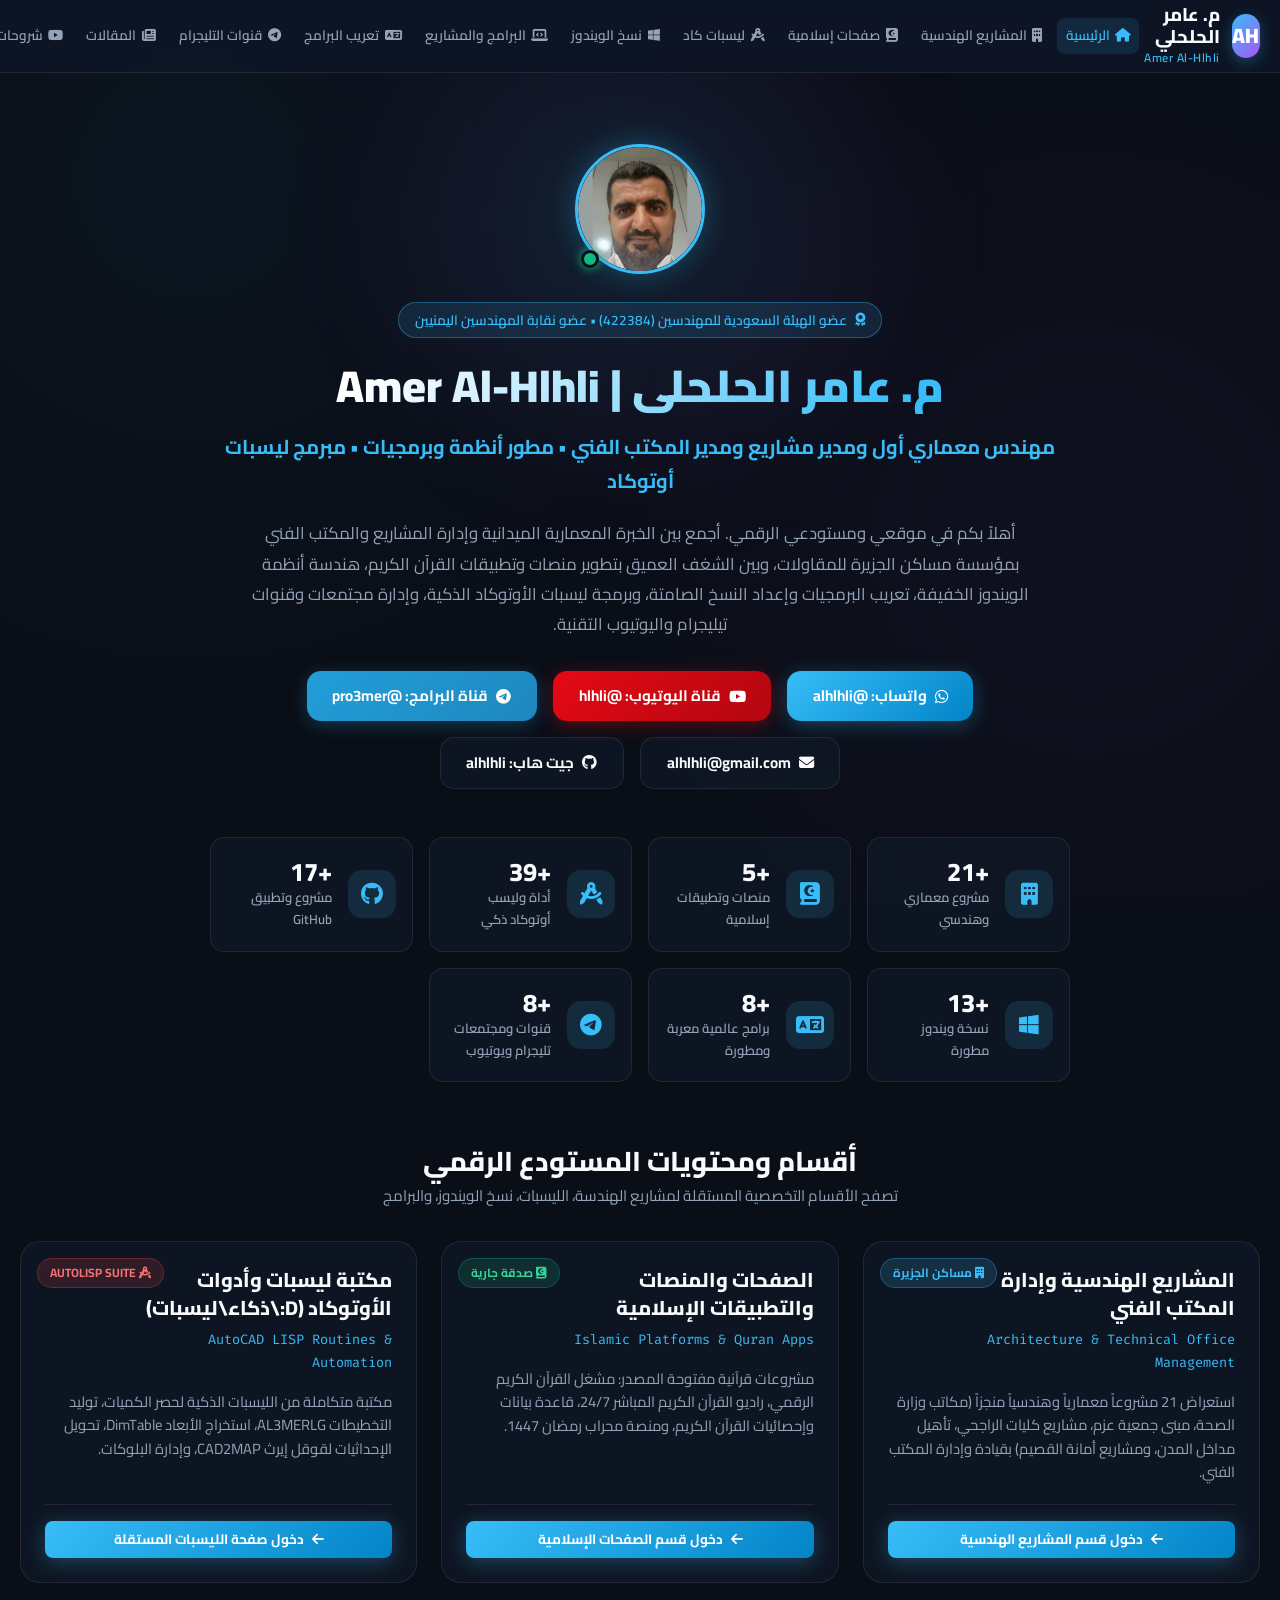
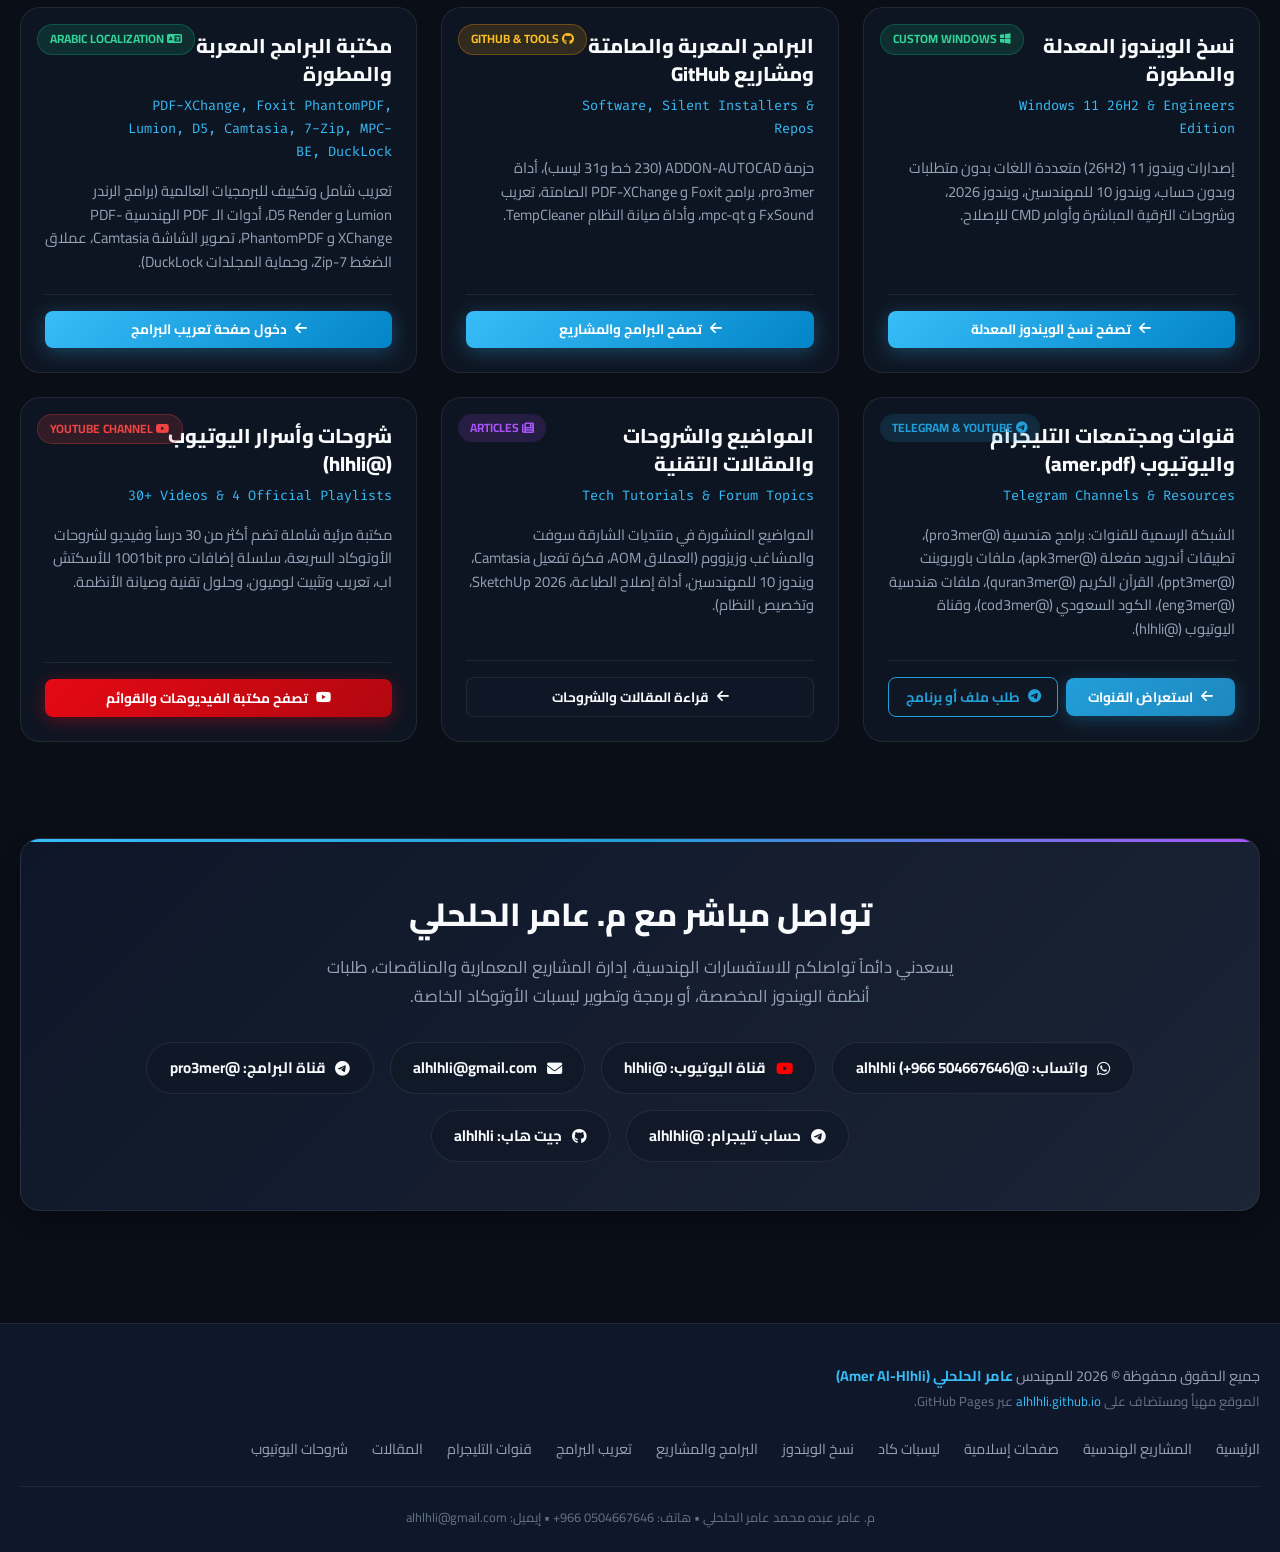
<file: index.html>
<!DOCTYPE html>
<html lang="ar" dir="rtl" data-theme="dark">
<head>
  <meta charset="UTF-8">
  <meta name="viewport" content="width=device-width, initial-scale=1.0">
  <title>م. عامر الحلحلي | Amer Al-Hlhli - الموقع الشخصي والمستودع الرقمي</title>
  
  <!-- SEO & Meta Tags -->
  <meta name="description" content="الموقع الرسمي للمهندس عامر الحلحلي (Amer Al-Hlhli) - مهندس معماري أول ومدير مشاريع، مطور أنظمة ويندوز وبرامج صامتة، مبرمج ليسبات أوتوكاد، ومؤسس قنوات تقنية وهندسية.">
  <meta name="keywords" content="عامر الحلحلي, Amer Al-Hlhli, alhlhli, ويندوز معدل, ليسبات اوتوكاد, AutoLISP, برامج هندسية, pro3mer, مساكن الجزيرة, مشاريع معمارية">
  <meta name="author" content="م. عامر الحلحلي (Amer Al-Hlhli)">
  <link rel="canonical" href="https://alhlhli.github.io/">

  <!-- OpenGraph / Social Media -->
  <meta property="og:type" content="website">
  <meta property="og:url" content="https://alhlhli.github.io/">
  <meta property="og:title" content="م. عامر الحلحلي | Amer Al-Hlhli - الموقع الشخصي">
  <meta property="og:description" content="مهندس معماري أول ومدير مشاريع، مطور أنظمة، مبرمج ليسبات أوتوكاد، ومطور برمجيات.">

  <!-- Favicon -->
  <link rel="icon" href="data:image/svg+xml,<svg xmlns=%22http://www.w3.org/2000/svg%22 viewBox=%220 0 100 100%22><text y=%22.9em%22 font-size=%2290%22>🏛️</text></svg>">

  <!-- Fonts & Icons -->
  <link rel="preconnect" href="https://fonts.googleapis.com">
  <link rel="preconnect" href="https://fonts.gstatic.com" crossorigin>
  <link rel="stylesheet" href="https://cdnjs.cloudflare.com/ajax/libs/font-awesome/6.5.2/css/all.min.css">
  <link rel="stylesheet" href="css/style.css">
</head>
<body>

  <!-- 1. الهيدر وشريط التنقل العلوي -->
  <header class="site-header">
    <div class="container nav-container">
      <a href="index.html" class="logo-area">
        <div class="logo-badge">AH</div>
        <div class="logo-text">
          <span class="logo-title">م. عامر الحلحلي</span>
          <span class="logo-subtitle">Amer Al-Hlhli</span>
        </div>
      </a>

      <!-- روابط الصفحات المستقلة -->
      <nav class="nav-links">
        <a href="index.html" class="nav-link active"><i class="fas fa-home"></i> الرئيسية</a>
        <a href="engineering.html" class="nav-link"><i class="fas fa-building"></i> المشاريع الهندسية</a>
        <a href="islamic.html" class="nav-link"><i class="fas fa-quran"></i> صفحات إسلامية</a>
        <a href="lisps.html" class="nav-link"><i class="fas fa-drafting-compass"></i> ليسبات كاد</a>
        <a href="windows.html" class="nav-link"><i class="fab fa-windows"></i> نسخ الويندوز</a>
        <a href="programs.html" class="nav-link"><i class="fas fa-laptop-code"></i> البرامج والمشاريع</a>
        <a href="localization.html" class="nav-link"><i class="fas fa-language"></i> تعريب البرامج</a>
        <a href="telegram.html" class="nav-link"><i class="fab fa-telegram-plane"></i> قنوات التليجرام</a>
        <a href="articles.html" class="nav-link"><i class="fas fa-newspaper"></i> المقالات</a>
        <a href="youtube.html" class="nav-link"><i class="fab fa-youtube"></i> شروحات اليوتيوب</a>
      </nav>

      <!-- إجراءات الهيدر -->
      <div class="nav-actions">
        <button id="themeToggleBtn" class="btn-icon" title="تبديل المظهر" aria-label="تبديل المظهر">
          <i class="fas fa-sun"></i>
        </button>
        <a href="https://www.youtube.com/@hlhli?sub_confirmation=1" target="_blank" rel="noopener" class="btn-icon" title="قناة اليوتيوب @hlhli" aria-label="يوتيوب">
          <i class="fab fa-youtube" style="color:#ff0000;"></i>
        </a>
        <a href="https://wa.me/966504667646" target="_blank" rel="noopener" class="btn btn-outline btn-sm" title="واتساب @alhlhli">
          <i class="fab fa-whatsapp" style="color:var(--accent-emerald);"></i> <span class="hide-mobile">واتس</span>
        </a>
        <button id="mobileMenuToggle" class="btn-icon mobile-menu-toggle" aria-label="القائمة">
          <i class="fas fa-bars"></i>
        </button>
      </div>
    </div>
  </header>

  <!-- 2. قسم البطل (Hero Section) - موجز وشامل -->
  <section id="hero" class="hero-section">
    <div class="hero-glow-circle"></div>
    <div class="container hero-content">
      
      <div class="hero-avatar-wrapper">
        <div class="hero-avatar">
          <img src="assets/amer_profile.jpg" alt="م. عامر الحلحلي" style="width:100%; height:100%; object-fit:cover; object-position:center center; border-radius:50%;">
        </div>
        <div class="hero-badge-online" title="متاح ومستمر في التطوير"></div>
      </div>

      <div class="hero-tag">
        <i class="fas fa-award"></i> عضو الهيئة السعودية للمهندسين (422384) • عضو نقابة المهندسين اليمنيين
      </div>

      <h1 class="hero-title">م. عامر الحلحلي | Amer Al-Hlhli</h1>
      <h2 class="hero-subtitle">مهندس معماري أول ومدير مشاريع ومدير المكتب الفني • مطور أنظمة وبرمجيات • مبرمج ليسبات أوتوكاد</h2>

      <p class="hero-description">
        أهلاً بكم في موقعي ومستودعي الرقمي. أجمع بين الخبرة المعمارية الميدانية وإدارة المشاريع والمكتب الفني بمؤسسة مساكن الجزيرة للمقاولات، وبين الشغف العميق بتطوير منصات وتطبيقات القرآن الكريم، هندسة أنظمة الويندوز الخفيفة، تعريب البرمجيات وإعداد النسخ الصامتة، وبرمجة ليسبات الأوتوكاد الذكية، وإدارة مجتمعات وقنوات تيليجرام واليوتيوب التقنية.
      </p>

      <!-- وسائل التواصل السريعة والمباشرة -->
      <div class="hero-cta-group">
        <a href="https://wa.me/966504667646" target="_blank" rel="noopener" class="btn btn-primary">
          <i class="fab fa-whatsapp"></i> واتساب: @alhlhli
        </a>
        <a href="https://www.youtube.com/@hlhli?sub_confirmation=1" target="_blank" rel="noopener" class="btn btn-youtube">
          <i class="fab fa-youtube"></i> قناة اليوتيوب: @hlhli
        </a>
        <a href="https://t.me/pro3mer" target="_blank" rel="noopener" class="btn btn-telegram">
          <i class="fab fa-telegram-plane"></i> قناة البرامج: @pro3mer
        </a>
        <a href="mailto:alhlhli@gmail.com" class="btn btn-outline">
          <i class="fas fa-envelope"></i> alhlhli@gmail.com
        </a>
        <a href="https://github.com/alhlhli" target="_blank" rel="noopener" class="btn btn-outline">
          <i class="fab fa-github"></i> جيت هاب: alhlhli
        </a>
      </div>

      <!-- إحصائيات حقيقية سريعة -->
      <div class="hero-stats-grid">
        <div class="stat-card">
          <div class="stat-icon"><i class="fas fa-building"></i></div>
          <div>
            <div class="stat-number">+21</div>
            <div class="stat-label">مشروع معماري وهندسي</div>
          </div>
        </div>
        <div class="stat-card">
          <div class="stat-icon"><i class="fas fa-quran"></i></div>
          <div>
            <div class="stat-number">+5</div>
            <div class="stat-label">منصات وتطبيقات إسلامية</div>
          </div>
        </div>
        <div class="stat-card">
          <div class="stat-icon"><i class="fas fa-drafting-compass"></i></div>
          <div>
            <div class="stat-number">+39</div>
            <div class="stat-label">أداة وليسب أوتوكاد ذكي</div>
          </div>
        </div>
        <div class="stat-card">
          <div class="stat-icon"><i class="fab fa-github"></i></div>
          <div>
            <div class="stat-number">+17</div>
            <div class="stat-label">مشروع وتطبيق GitHub</div>
          </div>
        </div>
        <div class="stat-card">
          <div class="stat-icon"><i class="fab fa-windows"></i></div>
          <div>
            <div class="stat-number">+13</div>
            <div class="stat-label">نسخة ويندوز مطورة</div>
          </div>
        </div>
        <div class="stat-card">
          <div class="stat-icon"><i class="fas fa-language"></i></div>
          <div>
            <div class="stat-number">+8</div>
            <div class="stat-label">برامج عالمية معربة ومطورة</div>
          </div>
        </div>
        <div class="stat-card">
          <div class="stat-icon"><i class="fab fa-telegram-plane"></i></div>
          <div>
            <div class="stat-number">+8</div>
            <div class="stat-label">قنوات ومجتمعات تليجرام ويوتيوب</div>
          </div>
        </div>
      </div>

    </div>
  </section>

  <!-- 3. بوابة وأقسام الموقع المستقلة (Hub Navigation Cards) -->
  <section class="section-wrapper" style="padding-top: 1rem;">
    <div class="container">
      <div class="section-header" style="text-align: center; justify-content: center;">
        <div>
          <h2 class="section-title">أقسام ومحتويات المستودع الرقمي</h2>
          <p class="section-desc">تصفح الأقسام التخصصية المستقلة لمشاريع الهندسة، الليسبات، نسخ الويندوز، والبرامج</p>
        </div>
      </div>

      <div class="cards-grid" style="grid-template-columns: repeat(auto-fit, minmax(340px, 1fr));">
        
        <!-- قسم المشاريع الهندسية -->
        <div class="custom-card">
          <span class="card-badge badge-primary"><i class="fas fa-building"></i> مساكن الجزيرة</span>
          <div class="card-header-area">
            <h3 class="card-title">المشاريع الهندسية وإدارة المكتب الفني</h3>
            <span class="card-subtitle">Architecture & Technical Office Management</span>
          </div>
          <p class="card-description">
            استعراض 21 مشروعاً معمارياً وهندسياً منجزاً (مكاتب وزارة الصحة، مبنى جمعية عزم، مشاريع كليات الراجحي، تأهيل مداخل المدن، ومشاريع أمانة القصيم) بقيادة وإدارة المكتب الفني.
          </p>
          <div class="card-footer-actions">
            <a href="engineering.html" class="btn btn-primary btn-sm" style="width:100%;">
              <i class="fas fa-arrow-left"></i> دخول قسم المشاريع الهندسية
            </a>
          </div>
        </div>

        <!-- قسم الصفحات والمنصات الإسلامية -->
        <div class="custom-card">
          <span class="card-badge badge-success"><i class="fas fa-quran"></i> صدقة جارية</span>
          <div class="card-header-area">
            <h3 class="card-title">الصفحات والمنصات والتطبيقات الإسلامية</h3>
            <span class="card-subtitle">Islamic Platforms & Quran Apps</span>
          </div>
          <p class="card-description">
            مشروعات قرآنية مفتوحة المصدر: مشغل القرآن الكريم الرقمي، راديو القرآن الكريم المباشر 24/7، قاعدة بيانات وإحصائيات القرآن الكريم، ومنصة محراب رمضان 1447.
          </p>
          <div class="card-footer-actions">
            <a href="islamic.html" class="btn btn-primary btn-sm" style="width:100%;">
              <i class="fas fa-arrow-left"></i> دخول قسم الصفحات الإسلامية
            </a>
          </div>
        </div>

        <!-- قسم ليسبات الأوتوكاد -->
        <div class="custom-card">
          <span class="card-badge badge-hot"><i class="fas fa-drafting-compass"></i> AutoLISP Suite</span>
          <div class="card-header-area">
            <h3 class="card-title">مكتبة ليسبات وأدوات الأوتوكاد (D:\ذكاء\ليسبات)</h3>
            <span class="card-subtitle">AutoCAD LISP Routines & Automation</span>
          </div>
          <p class="card-description">
            مكتبة متكاملة من الليسبات الذكية لحصر الكميات، توليد التخطيطات AL3MERLG، استخراج الأبعاد DimTable، تحويل الإحداثيات لقوقل إيرث CAD2MAP، وإدارة البلوكات.
          </p>
          <div class="card-footer-actions">
            <a href="lisps.html" class="btn btn-primary btn-sm" style="width:100%;">
              <i class="fas fa-arrow-left"></i> دخول صفحة الليسبات المستقلة
            </a>
          </div>
        </div>

        <!-- قسم نسخ الويندوز -->
        <div class="custom-card">
          <span class="card-badge badge-success"><i class="fab fa-windows"></i> Custom Windows</span>
          <div class="card-header-area">
            <h3 class="card-title">نسخ الويندوز المعدلة والمطورة</h3>
            <span class="card-subtitle">Windows 11 26H2 & Engineers Edition</span>
          </div>
          <p class="card-description">
            إصدارات ويندوز 11 (26H2) متعددة اللغات بدون متطلبات وبدون حساب، ويندوز 10 للمهندسين، ويندوز 2026، وشروحات الترقية المباشرة وأوامر CMD للإصلاح.
          </p>
          <div class="card-footer-actions">
            <a href="windows.html" class="btn btn-primary btn-sm" style="width:100%;">
              <i class="fas fa-arrow-left"></i> تصفح نسخ الويندوز المعدلة
            </a>
          </div>
        </div>

        <!-- قسم البرامج ومشاريع GitHub -->
        <div class="custom-card">
          <span class="card-badge badge-warning"><i class="fab fa-github"></i> GitHub & Tools</span>
          <div class="card-header-area">
            <h3 class="card-title">البرامج المعربة والصامتة ومشاريع GitHub</h3>
            <span class="card-subtitle">Software, Silent Installers & Repos</span>
          </div>
          <p class="card-description">
            حزمة ADDON-AUTOCAD (230 خط و31 ليسب)، أداة pro3mer، برامج Foxit و PDF-XChange الصامتة، تعريب FxSound و mpc-qt، وأداة صيانة النظام TempCleaner.
          </p>
          <div class="card-footer-actions">
            <a href="programs.html" class="btn btn-primary btn-sm" style="width:100%;">
              <i class="fas fa-arrow-left"></i> تصفح البرامج والمشاريع
            </a>
          </div>
        </div>

        <!-- قسم تعريب البرمجيات العالمية -->
        <div class="custom-card">
          <span class="card-badge badge-success"><i class="fas fa-language"></i> Arabic Localization</span>
          <div class="card-header-area">
            <h3 class="card-title">مكتبة البرامج المعربة والمطورة</h3>
            <span class="card-subtitle">PDF-XChange, Foxit PhantomPDF, Lumion, D5, Camtasia, 7-Zip, MPC-BE, DuckLock</span>
          </div>
          <p class="card-description">
            تعريب شامل وتكييف للبرمجيات العالمية (برامج الرندر Lumion و D5 Render، أدوات الـ PDF الهندسية PDF-XChange و PhantomPDF، تصوير الشاشة Camtasia، عملاق الضغط 7-Zip، وحماية المجلدات DuckLock).
          </p>
          <div class="card-footer-actions">
            <a href="localization.html" class="btn btn-primary btn-sm" style="width:100%;">
              <i class="fas fa-arrow-left"></i> دخول صفحة تعريب البرامج
            </a>
          </div>
        </div>

        <!-- قسم قنوات التليجرام -->
        <div class="custom-card">
          <span class="card-badge" style="background:rgba(34,158,217,0.15); color:var(--telegram-color);"><i class="fab fa-telegram-plane"></i> Telegram & YouTube</span>
          <div class="card-header-area">
            <h3 class="card-title">قنوات ومجتمعات التليجرام واليوتيوب (amer.pdf)</h3>
            <span class="card-subtitle">Telegram Channels & Resources</span>
          </div>
          <p class="card-description">
            الشبكة الرسمية للقنوات: برامج هندسية (@pro3mer)، تطبيقات أندرويد مفعلة (@apk3mer)، ملفات باوربوينت (@ppt3mer)، القرآن الكريم (@quran3mer)، ملفات هندسية (@eng3mer)، الكود السعودي (@cod3mer)، وقناة اليوتيوب (@hlhli).
          </p>
          <div class="card-footer-actions" style="display:flex; gap:0.5rem; flex-wrap:wrap;">
            <a href="telegram.html" class="btn btn-telegram btn-sm" style="flex:1;">
              <i class="fas fa-arrow-left"></i> استعراض القنوات
            </a>
            <a href="https://t.me/+966504667646?text=%D8%A7%D9%84%D8%B3%D9%84%D8%A7%D9%85%20%D8%B9%D9%84%D9%8A%D9%83%D9%85%20%D9%85.%20%D8%B9%D8%A7%D9%85%D8%B1%D8%8C%20%D8%A3%D9%88%D8%AF%20%D8%B7%D9%84%D8%A8%20%D9%85%D9%84%D9%81%20%D8%A3%D9%88%20%D8%A8%D8%B1%D9%86%D8%A7%D9%85%D8%AC%3A%20" target="_blank" rel="noopener" class="btn btn-outline btn-sm" style="flex:1; border-color:var(--telegram-color); color:var(--telegram-color);">
              <i class="fab fa-telegram-plane"></i> طلب ملف أو برنامج
            </a>
          </div>
        </div>

        <!-- قسم المقالات والشروحات -->
        <div class="custom-card">
          <span class="card-badge" style="background:rgba(168,85,247,0.15); color:var(--accent-purple);"><i class="fas fa-newspaper"></i> Articles</span>
          <div class="card-header-area">
            <h3 class="card-title">المواضيع والشروحات والمقالات التقنية</h3>
            <span class="card-subtitle">Tech Tutorials & Forum Topics</span>
          </div>
          <p class="card-description">
            المواضيع المنشورة في منتديات الشارقة سوفت والمشاغب وزيزووم (العملاق AOM، فكرة تفعيل Camtasia، ويندوز 10 للمهندسين، أداة إصلاح الطباعة، SketchUp 2026، وتخصيص النظام).
          </p>
          <div class="card-footer-actions">
            <a href="articles.html" class="btn btn-outline btn-sm" style="width:100%;">
              <i class="fas fa-arrow-left"></i> قراءة المقالات والشروحات
            </a>
          </div>
        </div>

        <!-- قسم شروحات اليوتيوب -->
        <div class="custom-card">
          <span class="card-badge badge-youtube"><i class="fab fa-youtube"></i> YouTube Channel</span>
          <div class="card-header-area">
            <h3 class="card-title">شروحات وأسرار اليوتيوب (@hlhli)</h3>
            <span class="card-subtitle">30+ Videos & 4 Official Playlists</span>
          </div>
          <p class="card-description">
            مكتبة مرئية شاملة تضم أكثر من 30 درساً وفيديو لشروحات الأوتوكاد السريعة، سلسلة إضافات 1001bit pro للأسكتش اب، تعريب وتثبيت لوميون، وحلول تقنية وصيانة الأنظمة.
          </p>
          <div class="card-footer-actions">
            <a href="youtube.html" class="btn btn-youtube btn-sm" style="width:100%;">
              <i class="fab fa-youtube"></i> تصفح مكتبة الفيديوهات والقوائم
            </a>
          </div>
        </div>

      </div>
    </div>
  </section>

  <!-- 4. صندوق التواصل المباشر الرسمي -->
  <section id="contact" class="section-wrapper">
    <div class="container">
      <div class="contact-box">
        <h2 class="contact-title">تواصل مباشر مع م. عامر الحلحلي</h2>
        <p class="contact-desc">
          يسعدني دائماً تواصلكم للاستفسارات الهندسية، إدارة المشاريع المعمارية والمناقصات، طلبات أنظمة الويندوز المخصصة، أو برمجة وتطوير ليسبات الأوتوكاد الخاصة.
        </p>

        <div class="social-links-grid">
          <a href="https://wa.me/966504667646" target="_blank" rel="noopener" class="social-pill sp-wa">
            <i class="fab fa-whatsapp"></i> واتساب: @alhlhli (+966 504667646)
          </a>
          <a href="https://www.youtube.com/@hlhli?sub_confirmation=1" target="_blank" rel="noopener" class="social-pill sp-yt">
            <i class="fab fa-youtube" style="color:#ff0000;"></i> قناة اليوتيوب: @hlhli
          </a>
          <a href="mailto:alhlhli@gmail.com" class="social-pill sp-em">
            <i class="fas fa-envelope"></i> alhlhli@gmail.com
          </a>
          <a href="https://t.me/pro3mer" target="_blank" rel="noopener" class="social-pill sp-tg">
            <i class="fab fa-telegram-plane"></i> قناة البرامج: @pro3mer
          </a>
          <a href="https://t.me/alhlhli" target="_blank" rel="noopener" class="social-pill sp-tg">
            <i class="fab fa-telegram-plane"></i> حساب تليجرام: @alhlhli
          </a>
          <a href="https://github.com/alhlhli" target="_blank" rel="noopener" class="social-pill sp-gh">
            <i class="fab fa-github"></i> جيت هاب: alhlhli
          </a>
        </div>
      </div>
    </div>
  </section>

  <!-- 5. الفوتر -->
  <footer class="site-footer">
    <div class="container">
      <div class="footer-content">
        <div class="footer-copy">
          جميع الحقوق محفوظة &copy; 2026 للمهندس <strong>عامر الحلحلي (Amer Al-Hlhli)</strong>
          <br>
          <span style="font-size:0.82rem; color:var(--text-dim);">
            الموقع مهيأ ومستضاف على <a href="https://alhlhli.github.io/" style="color:var(--accent-cyan);">alhlhli.github.io</a> عبر GitHub Pages.
          </span>
        </div>

        <div class="footer-links">
          <a href="index.html">الرئيسية</a>
          <a href="engineering.html">المشاريع الهندسية</a>
          <a href="islamic.html">صفحات إسلامية</a>
          <a href="lisps.html">ليسبات كاد</a>
          <a href="windows.html">نسخ الويندوز</a>
          <a href="programs.html">البرامج والمشاريع</a>
          <a href="localization.html">تعريب البرامج</a>
          <a href="telegram.html">قنوات التليجرام</a>
          <a href="articles.html">المقالات</a>
          <a href="youtube.html">شروحات اليوتيوب</a>
        </div>
      </div>
      <div class="footer-bottom">
        م. عامر عبده محمد عامر الحلحلي • هاتف: 0504667646 966+ • إيميل: alhlhli@gmail.com
      </div>
    </div>
  </footer>

  <button id="backToTopBtn" class="back-to-top" title="العودة لأعلى" aria-label="أعلى"><i class="fas fa-arrow-up"></i></button>

  <script src="js/data.js"></script>
  <script src="js/app.js"></script>
</body>
</html>
</file>
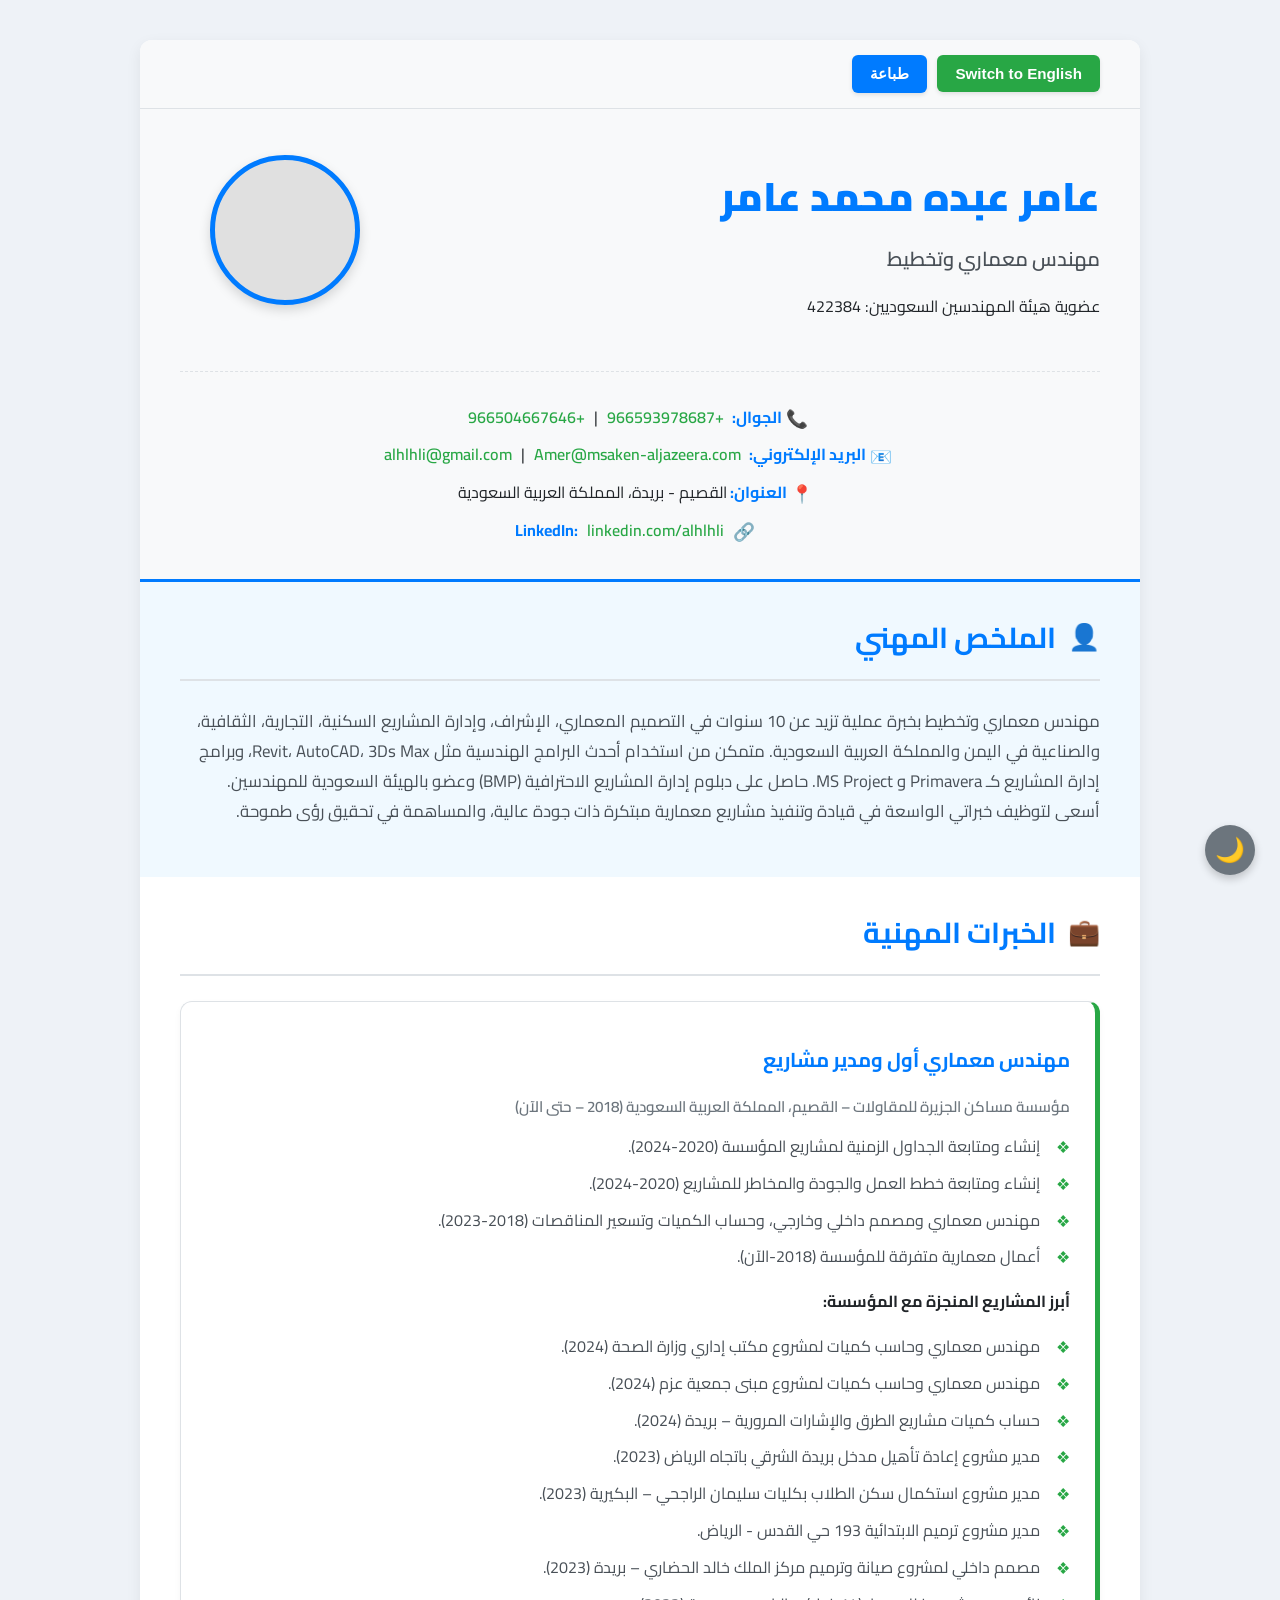
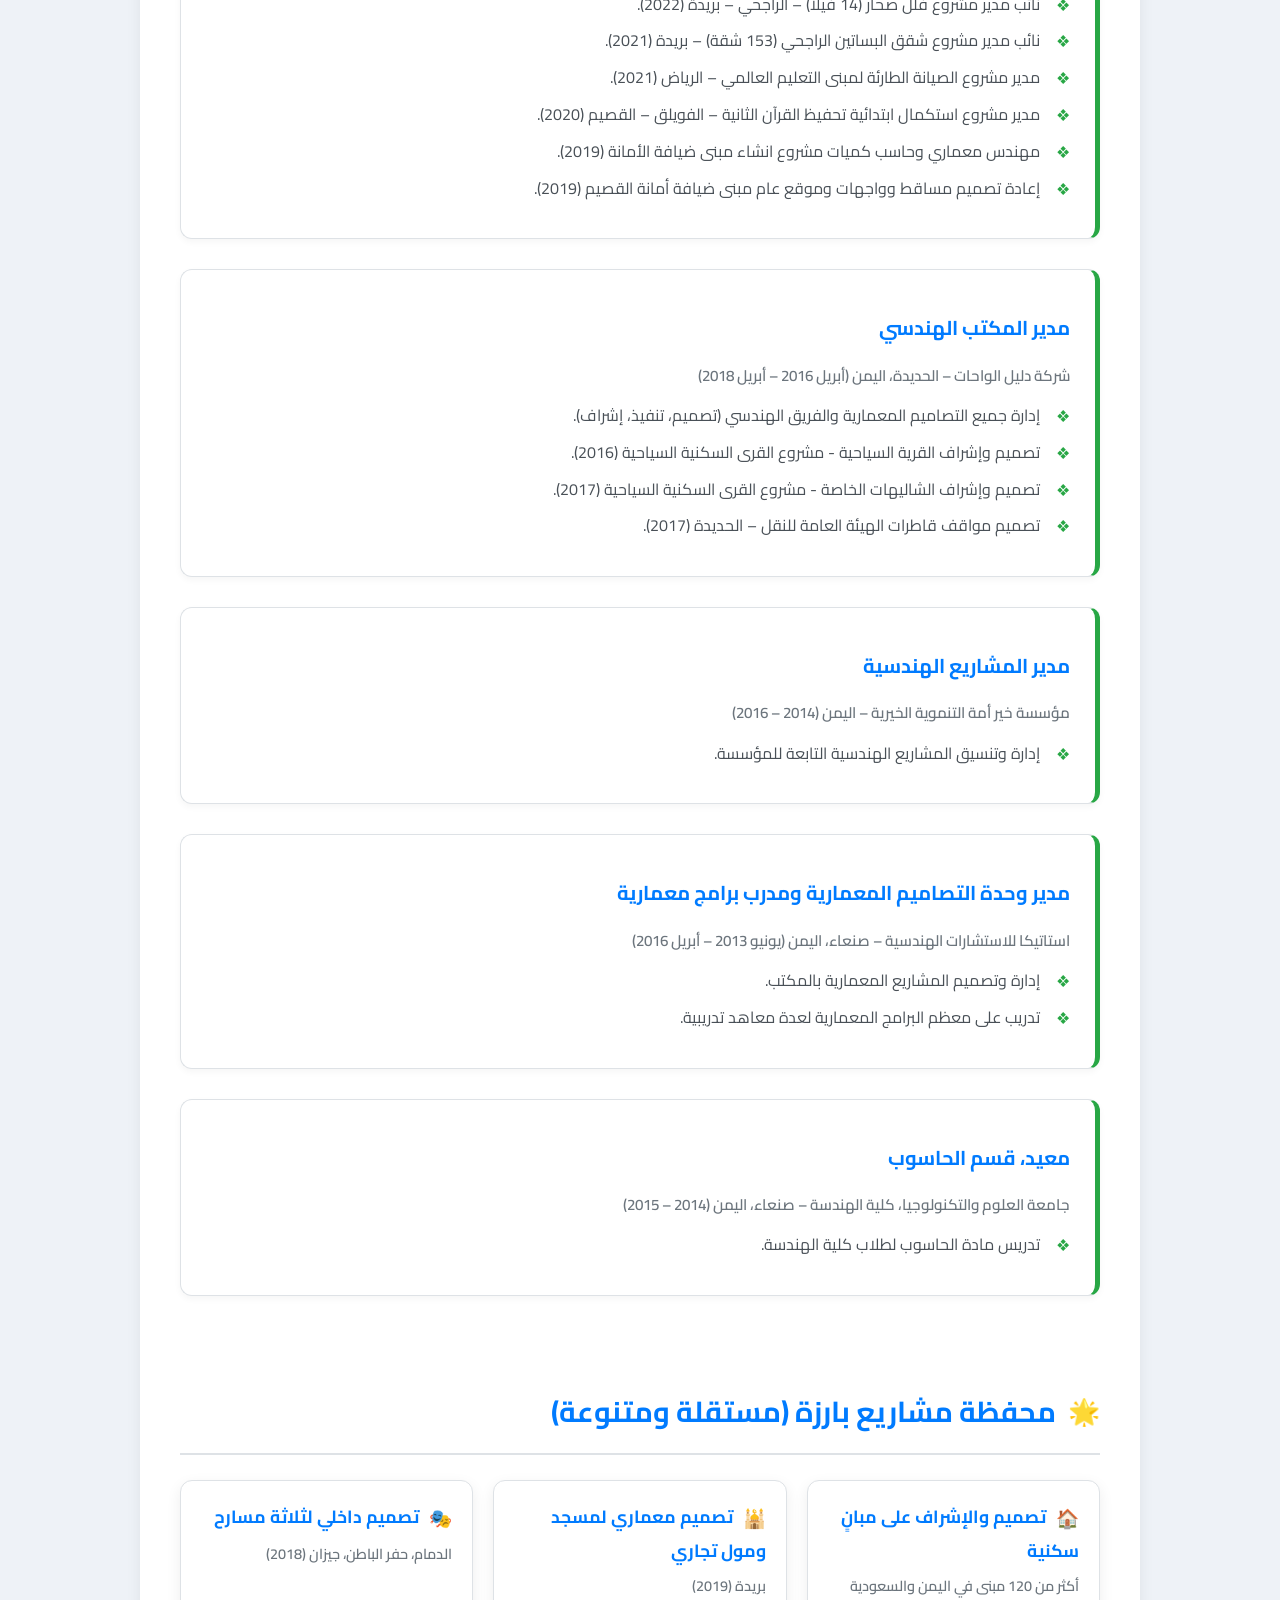
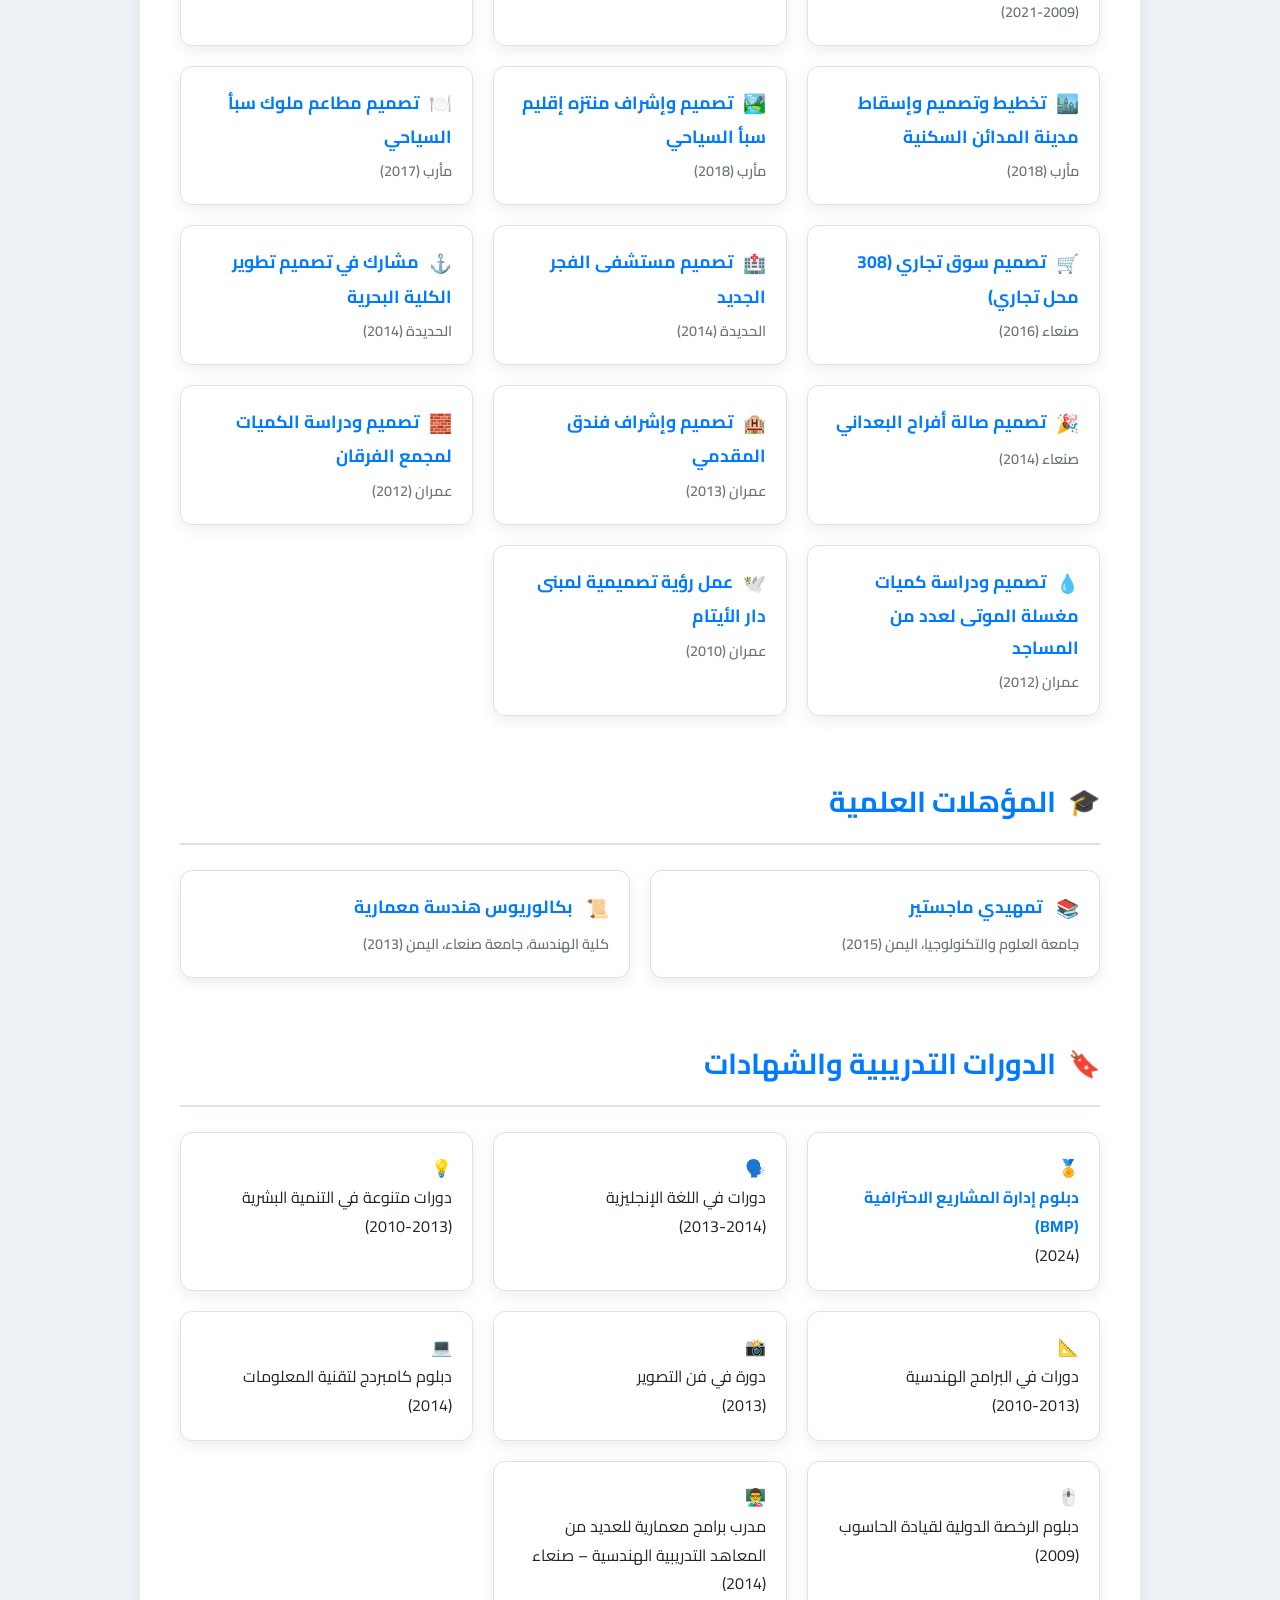
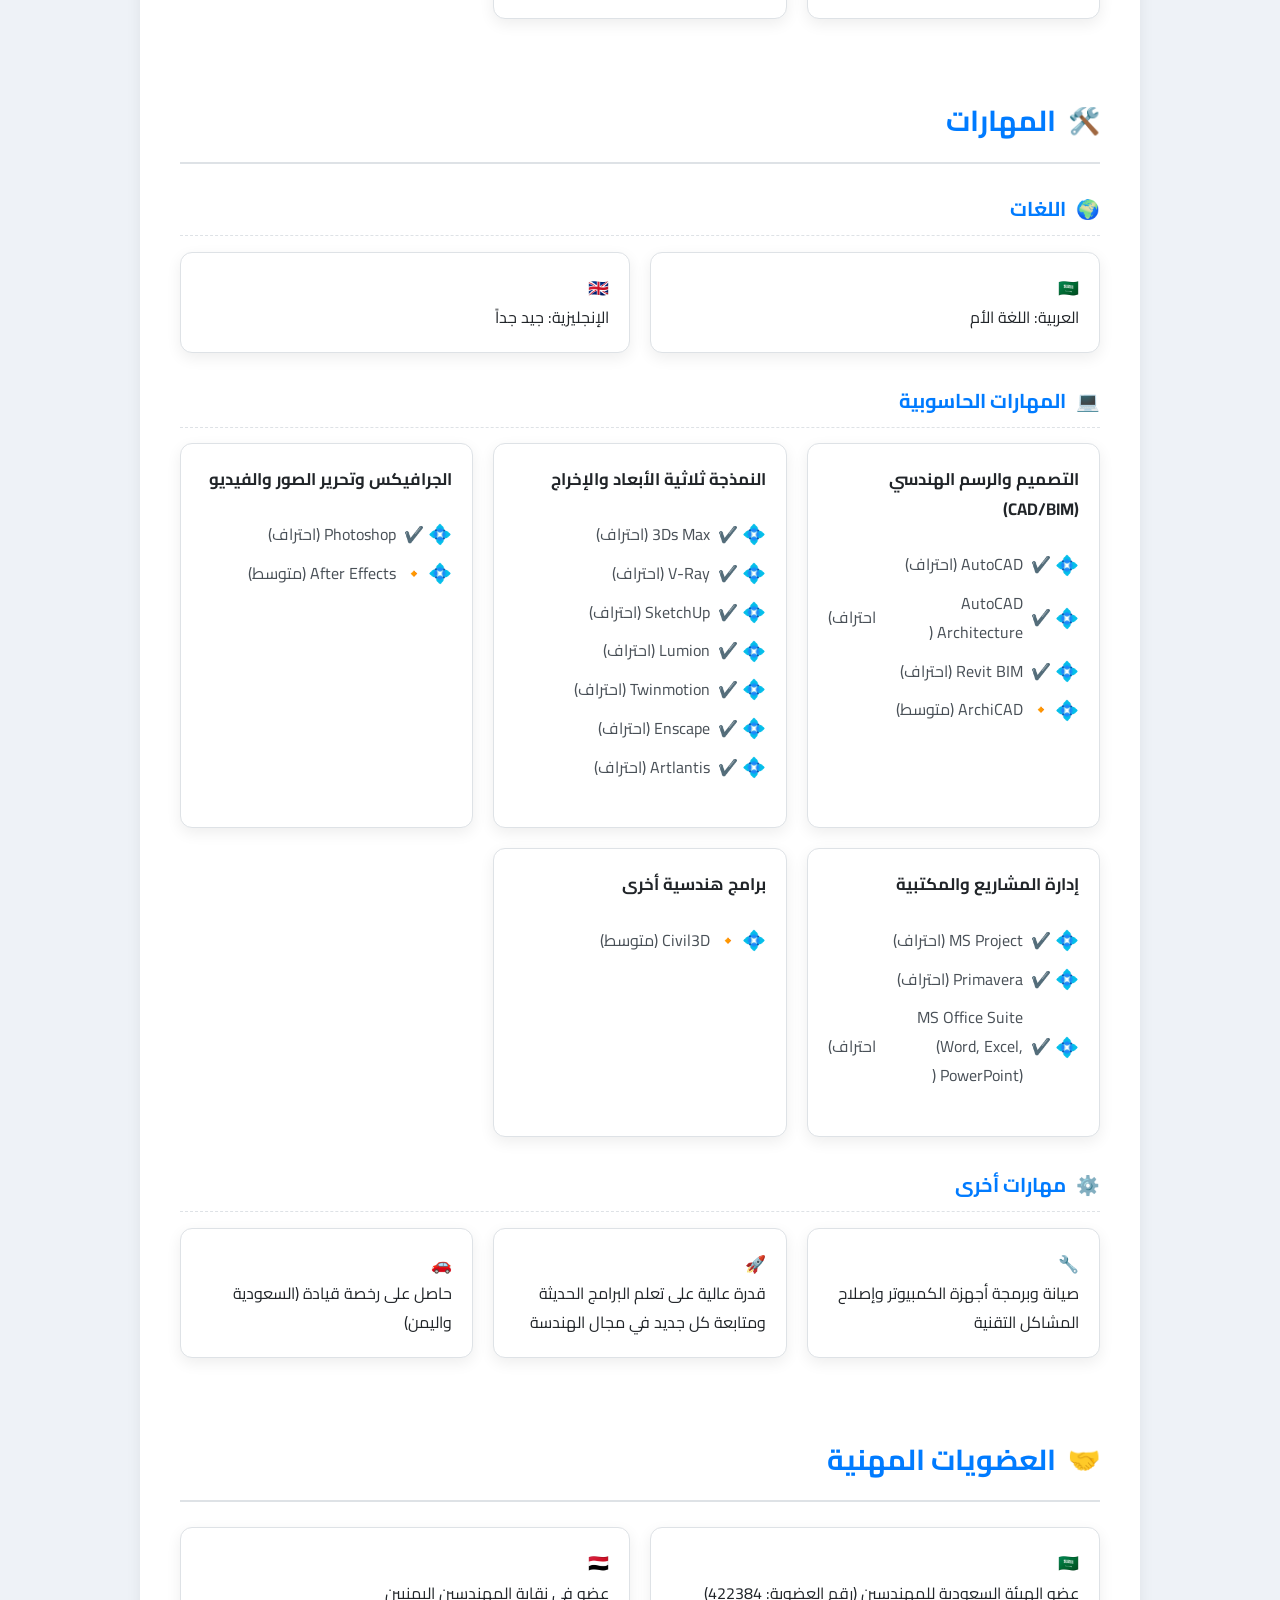
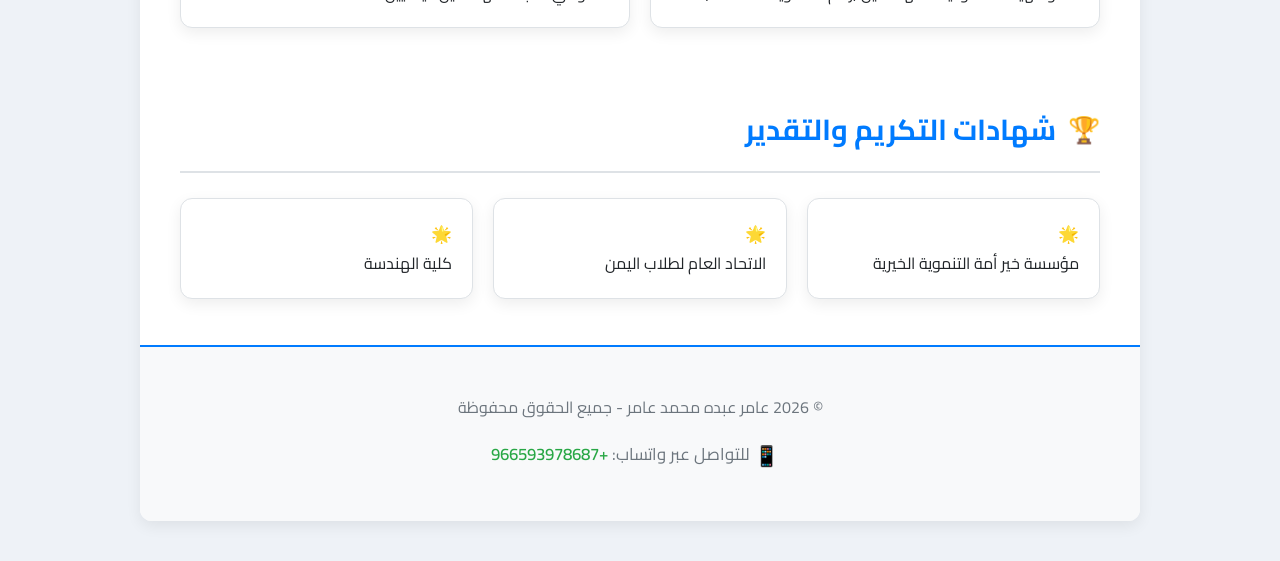
<file: AMER.html>
<!DOCTYPE html>
<html lang="ar" dir="rtl">
<head>
    <meta charset="UTF-8">
    <meta name="viewport" content="width=device-width, initial-scale=1.0">
    <title>السيرة الذاتية - عامر عبده محمد عامر | CV - Amer Abdo Mohammed Amer</title>
    <link href="https://fonts.googleapis.com/css2?family=Open+Sans:wght@400;600;700&family=Cairo:wght@400;600;700;900&display=swap" rel="stylesheet">
    <style>
        :root {
            --primary-color: #007bff; 
            --secondary-color: #6c757d; 
            --accent-color: #28a745; 
            --page-bg: #eef2f7; 
            --container-bg: #ffffff;
            --header-bg: #f8f9fa; 
            --summary-bg: #f0f9ff; 
            --dark-text: #212529; 
            --light-text: #495057; 
            --card-bg: #ffffff;
            --border-color: #dee2e6;
            --card-shadow: 0 5px 15px rgba(0, 0, 0, 0.07); 
            --card-hover-shadow: 0 8px 25px rgba(0, 0, 0, 0.1);
            --border-radius: 12px; 
        }

        body.dark-mode {
            --primary-color: #0d6efd; 
            --accent-color: #198754;  
            --page-bg: #1a1a1a;
            --container-bg: #2c2c2c;
            --header-bg: #232323;
            --summary-bg: #2a3035;
            --dark-text: #e0e0e0;
            --light-text: #adb5bd;
            --card-bg: #343a40;
            --border-color: #495057;
            --card-shadow: 0 5px 15px rgba(0, 0, 0, 0.2);
            --card-hover-shadow: 0 8px 25px rgba(0, 0, 0, 0.3);
        }


        body { 
            font-family: 'Cairo', 'Open Sans', sans-serif; 
            margin: 0; 
            padding: 0; 
            background-color: var(--page-bg); 
            color: var(--dark-text); 
            line-height: 1.8; 
            font-size: 16px; 
            transition: background-color 0.3s ease, color 0.3s ease;
        }
        html[lang="en"] body { 
            font-family: 'Open Sans', 'Cairo', sans-serif;
        }

        .container { 
            width: 90%; 
            max-width: 1000px; 
            margin: 40px auto; 
            background-color: var(--container-bg); 
            padding: 0; 
            border-radius: var(--border-radius); 
            box-shadow: var(--card-shadow); 
            overflow: hidden; 
            transition: background-color 0.3s ease, box-shadow 0.3s ease;
        }
        
        .controls-container { 
            display: flex;
            justify-content: space-between; 
            align-items: center;
            padding: 15px 40px;
            background-color: var(--header-bg);
            border-bottom: 1px solid var(--border-color); 
            transition: background-color 0.3s ease, border-color 0.3s ease;
        }
        .controls-group-left { /* مجموعة أزرار اللغة والطباعة */
            display: flex;
            gap: 10px; /* مسافة بين الأزرار */
        }


        #langToggleButton, #printButton {
            padding: 10px 18px;
            color: white;
            border: none;
            border-radius: 6px;
            cursor: pointer;
            font-size: 0.95em;
            font-weight: 600;
            transition: background-color 0.25s ease, transform 0.2s ease;
            box-shadow: 0 2px 4px rgba(0,0,0,0.1);
        }
        #langToggleButton { background-color: var(--accent-color); }
        #printButton { background-color: var(--primary-color); }

        #langToggleButton:hover { background-color: #218838; transform: translateY(-2px); }
        #printButton:hover { background-color: #0056b3; transform: translateY(-2px); }
        
        /* زر الوضع المظلم المتنقل */
        #floatingThemeToggleButton {
            position: fixed;
            bottom: 25px;
            right: 25px; /* لـ RTL، سيكون أسفل اليسار */
            width: 50px;
            height: 50px;
            background-color: var(--secondary-color);
            color: white;
            border: none;
            border-radius: 50%;
            cursor: pointer;
            font-size: 1.5em; /* حجم الأيقونة */
            font-weight: 600;
            transition: background-color 0.25s ease, transform 0.2s ease;
            box-shadow: 0 4px 8px rgba(0,0,0,0.2);
            display: flex;
            justify-content: center;
            align-items: center;
            z-index: 1000; /* لضمان ظهوره فوق العناصر الأخرى */
        }
        #floatingThemeToggleButton:hover { 
            background-color: #5a6268; 
            transform: translateY(-2px) scale(1.1);
        }
        html[dir="ltr"] #floatingThemeToggleButton {
            right: auto;
            left: 25px; /* لـ LTR، سيكون أسفل اليسار */
        }


        header { 
            display: flex;
            flex-direction: column; 
            align-items: center; 
            text-align: center; 
            padding: 25px 40px; 
            background-color: var(--header-bg);
            border-bottom: 3px solid var(--primary-color); 
            margin-bottom: 0; 
            position: relative; 
            transition: background-color 0.3s ease, border-color 0.3s ease;
        }
        
        .header-main-content { 
            display: flex;
            flex-direction: row; 
            align-items: center;
            width: 100%;
            margin-bottom: 20px;
        }

        .profile-image-container {
            width: 140px; 
            height: 140px;
            border-radius: 50%;
            background-color: #e0e0e0; 
            margin-left: 30px; 
            margin-right: 0; 
            overflow: hidden;
            border: 5px solid var(--primary-color); 
            box-shadow: 0 5px 12px rgba(0,0,0,0.15);
            flex-shrink: 0; 
            order: 2; 
            transition: border-color 0.3s ease;
        }
        .profile-image-container img {
            width: 100%;
            height: 100%;
            object-fit: cover;
        }

        .header-text-content {
            flex-grow: 1; 
            order: 1; 
            text-align: right;
        }

        .header-text-content h1 { 
            margin-bottom: 8px; 
            color: var(--primary-color); 
            font-size: 2.5em; 
            font-weight: 900; 
            transition: color 0.3s ease;
        }
        .header-text-content .subtitle { 
            margin: 5px 0 15px; 
            font-size: 1.25em; 
            color: var(--light-text); 
            font-weight: 600;
            transition: color 0.3s ease;
        }
         .header-text-content > p { 
            margin: 5px 0;
            font-size: 1em;
            color: var(--dark-text);
            transition: color 0.3s ease;
        }

        .contact-info {
            width: 100%; 
            order: 3; 
            text-align: center; 
            margin-top: 25px; 
            padding-top: 25px; 
            border-top: 1px dashed var(--border-color); 
            transition: border-color 0.3s ease;
        }
        .contact-info p {
            margin: 6px 0;
            font-size: 1em; 
            color: var(--dark-text);
            transition: color 0.3s ease;
        }
        .contact-info strong { 
            color: var(--primary-color); 
            font-weight: 700;
            transition: color 0.3s ease;
        }
        .contact-info a { 
            color: var(--accent-color); 
            text-decoration: none;
            margin: 0 5px;
            font-weight: 600;
            transition: color 0.2s ease;
        }
        .contact-info a:hover { 
            text-decoration: underline;
        }
        body.dark-mode .contact-info a:hover { color: #38c172; }
        body:not(.dark-mode) .contact-info a:hover { color: #1e7e34; }

        .icon { 
            margin-right: 10px; 
            margin-left: 0;   
            color: var(--primary-color);
            font-size: 1.1em; 
            vertical-align: middle;
            transition: color 0.3s ease;
        }

        h2 { 
            color: var(--primary-color); 
            border-bottom: 2px solid var(--border-color); 
            padding-bottom: 15px; 
            margin-top: 0; 
            margin-bottom: 25px;
            font-size: 1.8em; 
            font-weight: 700;
            display: flex;
            align-items: center;
            transition: color 0.3s ease, border-color 0.3s ease;
        }
        h2 .icon { font-size: 0.9em; margin-left:12px; margin-right:0; color: var(--primary-color); transition: color 0.3s ease;} 
        

        .section { 
            padding: 30px 40px; 
            margin-bottom: 0; 
            transition: background-color 0.3s ease;
        }
        #summary.section { 
            background-color: var(--summary-bg);
        }

        .section-content {
            padding: 0; 
        }
        .section-content > p { 
            font-size: 1.05em; 
            color: var(--light-text);
            margin-bottom: 20px; 
            transition: color 0.3s ease;
        }
        
        .job { 
            margin-bottom: 30px; 
            padding: 20px 25px; 
            background-color: var(--card-bg); 
            border-radius: var(--border-radius);
            border: 1px solid var(--border-color);
            border-right: 5px solid var(--accent-color); 
            position: relative;
            box-shadow: 0 3px 7px rgba(0,0,0,0.04);
            transition: background-color 0.3s ease, border-color 0.3s ease, box-shadow 0.3s ease, transform 0.3s ease;
        }
        .job:hover {
            box-shadow: var(--card-hover-shadow);
            transform: translateY(-3px);
        }

        .job-title { 
            font-weight: 700; 
            font-size: 1.25em; 
            color: var(--primary-color); 
            margin-bottom: 6px;
            transition: color 0.3s ease;
        }
        .company-date { 
            font-style: normal; 
            color: var(--secondary-color); 
            margin-bottom: 12px; 
            font-size: 0.95em;
            font-weight: 600;
            transition: color 0.3s ease;
        }
        .job ul, .projects-list-regular { 
            list-style-type: none; 
            padding-right: 0; 
            margin-top: 10px;
        }
        .job ul li, .projects-list-regular li {
            margin-bottom: 8px;
            font-size: 1em;
            color: var(--light-text);
            position: relative;
            padding-right: 30px; 
            transition: color 0.3s ease;
        }
        .job ul li::before, .projects-list-regular li::before { 
            content: '❖'; 
            position: absolute;
            right: 0;
            top: 1px; 
            color: var(--accent-color);
            font-size: 1em; 
            transition: color 0.3s ease;
        }


        .interactive-card-list {
            list-style: none;
            padding: 0;
            display: grid;
            grid-template-columns: repeat(auto-fit, minmax(280px, 1fr)); 
            gap: 20px; 
        }
        .interactive-card {
            background-color: var(--card-bg);
            border: 1px solid var(--border-color);
            border-radius: var(--border-radius);
            padding: 20px; 
            transition: background-color 0.3s ease, border-color 0.3s ease, transform 0.25s ease, box-shadow 0.25s ease;
            font-size: 1em;
            box-shadow: var(--card-shadow);
            display: flex; 
            flex-direction: column; 
        }
        .interactive-card:hover {
            transform: translateY(-5px) scale(1.01);
            box-shadow: var(--card-hover-shadow);
            border-color: var(--accent-color);
        }
        .interactive-card .job-title { 
             font-size: 1.1em; 
             color: var(--primary-color);
             margin-bottom: 6px;
             transition: color 0.3s ease;
        }
        .interactive-card .company-date { 
            font-size: 0.9em;
             margin-bottom: 8px;
             color: var(--secondary-color);
             transition: color 0.3s ease;
        }
        .interactive-card p { 
            margin-top: 0;
            margin-bottom: 10px; 
            color: var(--light-text);
            transition: color 0.3s ease;
        }
        .interactive-card p:last-child {
             margin-bottom: 0;
        }
        .list-item-icon { 
             margin-left: 10px; 
             margin-right: 0;
             color: var(--accent-color); 
             font-size: 1.05em; 
             vertical-align: middle;
             transition: color 0.3s ease;
        }
         .interactive-card strong { 
            color: var(--primary-color); 
            font-weight: 700; 
            transition: color 0.3s ease;
        }


        .skills-category { 
            margin-bottom:30px;
        }
        .skills-category:last-child {
            margin-bottom: 0;
        }
        .skills-category > h4 { 
            color: var(--primary-color); 
            margin-bottom: 15px; 
            font-size: 1.25em; 
            font-weight: 700;
            display: flex;
            align-items: center;
            padding-bottom: 8px;
            border-bottom: 1px dashed var(--border-color);
            transition: color 0.3s ease, border-color 0.3s ease;
        }
         .skills-category > h4 .list-item-icon { 
             margin-right: 0; margin-left: 10px; 
             font-size: 0.95em;
             color: var(--primary-color);
             transition: color 0.3s ease;
        }
        .skills-list { 
            list-style: none;
            padding: 0;
            margin-top: 8px; 
        }
        .skills-list li {
            margin-bottom: 10px; 
            font-size: 1em;
            display: flex; 
            align-items: center; 
            color: var(--light-text);
            transition: color 0.3s ease;
        }
        .software-logo-placeholder {
            display: inline-block;
            width: 20px; 
            height: 20px;
            line-height: 20px;
            text-align: center;
            font-size: 1.2em; 
            color: var(--secondary-color); 
            margin-left: 8px; 
            margin-right: 0;
            vertical-align: middle;
            transition: color 0.3s ease;
        }
        .skills-list .list-item-icon { 
             margin-right: 0; margin-left: 8px; 
             font-size: 1em;
             color: var(--accent-color);
             transition: color 0.3s ease;
        }
        .interactive-card .skills-category-title { 
            font-weight: 700;
            color: var(--dark-text);
            margin-bottom: 12px;
            font-size: 1.05em;
            padding-bottom: 6px;
            transition: color 0.3s ease;
        }
        
        footer {
            text-align: center;
            padding: 30px 40px; 
            margin-top: 0; 
            font-size: 1em;
            color: var(--secondary-color);
            background-color: var(--header-bg); 
            border-top: 2px solid var(--primary-color); 
            transition: background-color 0.3s ease, color 0.3s ease, border-color 0.3s ease;
        }
        .whatsapp-contact {
            margin-top: 15px;
            font-size: 1.05em;
        }
        .whatsapp-contact a {
            color: var(--accent-color);
            text-decoration: none;
            font-weight: 600;
        }
        .whatsapp-contact a:hover {
            text-decoration: underline;
        }
        .whatsapp-contact .icon {
            color: var(--accent-color); /* استخدام نفس لون الرابط */
            font-size: 1.2em;
        }


        /* Language Specific Styling */
        .lang-en { display: none; } 
        
        html[dir="ltr"] body { font-family: 'Open Sans', 'Cairo', sans-serif; }
        html[dir="ltr"] .controls-container { 
             /* لا تغيير كبير هنا، اتجاه النص يتحكم به dir */
        }
        html[dir="ltr"] .icon { margin-left: 10px; margin-right: 0; } 
        
        html[dir="ltr"] .header-main-content {
            flex-direction: row; 
        }
        html[dir="ltr"] .profile-image-container {
            margin-left: 0; 
            margin-right: 30px; 
            order: 1; 
        }
        html[dir="ltr"] .header-text-content {
            order: 2; 
            text-align: left;
        }
         html[dir="ltr"] .header-text-content h1,
         html[dir="ltr"] .header-text-content .subtitle,
         html[dir="ltr"] .header-text-content > p {
            text-align: left;
        }
        html[dir="ltr"] .contact-info {
             text-align: center; 
        }

        html[dir="ltr"] .job { 
            border-left: 5px solid var(--accent-color); 
            border-right: 1px solid var(--border-color); 
        }
        html[dir="ltr"] .job::before { 
            content: none;
        }


        html[dir="ltr"] .software-logo-placeholder {
            margin-left: 0;
            margin-right: 8px; 
        }
        html[dir="ltr"] .job ul, html[dir="ltr"] .projects-list-regular {
            padding-left: 0; padding-right:0; 
        }
        html[dir="ltr"] .job ul li, html[dir="ltr"] .projects-list-regular li {
            padding-left: 30px; padding-right: 0; 
        }
        html[dir="ltr"] .job ul li::before, html[dir="ltr"] .projects-list-regular li::before { 
            left: 0; right: auto;
        }
        html[dir="ltr"] .interactive-card .list-item-icon { margin-left: 0; margin-right: 10px; }
        html[dir="ltr"] .skills-category > h4 .list-item-icon { margin-left: 0; margin-right: 10px; }
        html[dir="ltr"] .skills-list .list-item-icon { margin-left: 0; margin-right: 8px; }

        /* Print Styles */
        @media print {
            body {
                font-size: 9pt !important; /* تصغير إضافي للخط */
                background-color: #fff !important; 
                color: #000 !important; 
                margin: 0;
                padding: 0;
                -webkit-print-color-adjust: exact !important; /* لضمان طباعة الألوان إذا وجدت */
                print-color-adjust: exact !important;
            }
            .container {
                width: 100% !important;
                max-width: 100% !important;
                margin: 0 !important;
                padding: 0.5cm !important; /* هوامش طباعة أقل */
                box-shadow: none !important;
                border-radius: 0 !important;
            }
            .controls-container, #floatingThemeToggleButton {
                display: none !important; 
            }
            header, .section, footer {
                padding: 5px 0 !important; 
                margin-bottom: 10px !important;
                background-color: transparent !important; 
                border-color: #ccc !important; 
            }
             header { border-bottom: 1px solid #000 !important; padding-bottom:10px !important; }
             footer { border-top: 1px solid #000 !important; margin-top: 15px; padding-top:10px !important;}


            h1, h2, h3, h4, p, li {
                color: #000 !important; 
            }
            h1 { font-size: 16pt !important; }
            h2 { font-size: 12pt !important; margin-bottom: 8px !important; padding-bottom: 4px !important;}
            .job-title, .interactive-card .job-title { font-size: 10pt !important; }
            .company-date, .interactive-card .company-date { font-size: 8pt !important; margin-bottom: 4px !important;}
            
            .interactive-card-list {
                display: flex !important; /* محاولة جعل البطاقات متجاورة */
                flex-wrap: wrap !important; /* السماح بالالتفاف إذا لم تكن هناك مساحة */
                gap: 5px !important; /* تقليل المسافة بين البطاقات */
            }
            .interactive-card, .job {
                padding: 8px !important; 
                margin-bottom: 8px !important;
                box-shadow: none !important;
                border: 1px solid #ddd !important; 
                page-break-inside: avoid !important; 
                flex: 1 1 200px; /* السماح للبطاقات بالتقلص والتمدد */
                min-width: 180px; /* حد أدنى لعرض البطاقة */
            }
            .profile-image-container {
                width: 70px !important;
                height: 70px !important;
                border-width: 2px !important;
                margin: 0 10px 10px 0 !important; /* تعديل الهوامش للطباعة */
            }
            html[dir="ltr"] .profile-image-container {
                 margin: 0 0 10px 10px !important;
            }
            .header-main-content {
                margin-bottom: 10px !important; /* تقليل المسافة */
            }
            .contact-info {
                margin-top:10px !important; padding-top:10px !important; font-size: 8pt !important;
            }

            .icon, .list-item-icon, .software-logo-placeholder {
                font-size: 0.8em !important; 
                color: #333 !important;
            }
            a { color: #007bff !important; text-decoration: none !important; } 
            
            .whatsapp-contact {
                font-size: 9pt !important;
                margin-top: 10px !important;
            }
            /* لا يمكن إضافة ترقيم الصفحات "س من ص" بشكل موثوق عبر CSS */
        }

    </style>
</head>
<body>
    <div class="container">
        <div class="controls-container">
            <div class="controls-group-left">
                <div class="lang-toggle-container">
                    <button id="langToggleButton">Switch to English</button>
                </div>
                <div class="print-button-container">
                    <button id="printButton">
                        <span lang="ar" class="lang-ar">طباعة</span>
                        <span lang="en" class="lang-en">Print</span>
                    </button>
                </div>
            </div>
        </div>

        <button id="floatingThemeToggleButton" aria-label="Toggle theme">
             ☀️
        </button>


        <header>
            <div class="header-main-content">
                <div class="profile-image-container">
                    </div>
                <div class="header-text-content">
                    <h1>
                        <span lang="ar" class="lang-ar">عامر عبده محمد عامر</span>
                        <span lang="en" class="lang-en">Amer Abdo Mohammed Amer</span>
                    </h1>
                    <p class="subtitle">
                        <span lang="ar" class="lang-ar">مهندس معماري وتخطيط</span>
                        <span lang="en" class="lang-en">Architect and Planner</span>
                    </p>
                    <p>
                        <span lang="ar" class="lang-ar">عضوية هيئة المهندسين السعوديين: 422384</span>
                        <span lang="en" class="lang-en">Saudi Council of Engineers Membership: 422384</span>
                    </p>
                </div>
            </div>
            <div class="contact-info">
                <p>
                    <span class="icon">📞</span>
                    <strong>
                        <span lang="ar" class="lang-ar">الجوال:</span>
                        <span lang="en" class="lang-en">Mobile:</span>
                    </strong> 
                    <a href="tel:+966593978687">+966593978687</a> | <a href="tel:+966504667646">+966504667646</a>
                </p>
                <p>
                    <span class="icon">📧</span>
                    <strong>
                        <span lang="ar" class="lang-ar">البريد الإلكتروني:</span>
                        <span lang="en" class="lang-en">Email:</span>
                    </strong> 
                    <a href="mailto:alhlhli@gmail.com">alhlhli@gmail.com</a> | <a href="mailto:Amer@msaken-aljazeera.com">Amer@msaken-aljazeera.com</a>
                </p>
                <p>
                    <span class="icon">📍</span>
                    <strong>
                        <span lang="ar" class="lang-ar">العنوان:</span>
                        <span lang="en" class="lang-en">Address:</span>
                    </strong> 
                    <span lang="ar" class="lang-ar">القصيم - بريدة، المملكة العربية السعودية</span>
                    <span lang="en" class="lang-en">Al-Qassim - Buraydah, Saudi Arabia</span>
                </p>
                <p>
                    <span class="icon">🔗</span>
                    <strong>LinkedIn:</strong> 
                    <a href="https://linkedin.com/alhlhli" target="_blank">linkedin.com/alhlhli</a>
                </p>
            </div>
        </header>

        <section id="summary" class="section">
            <h2>
                <span class="icon">👤</span>
                <span lang="ar" class="lang-ar">الملخص المهني</span>
                <span lang="en" class="lang-en">Professional Summary</span>
            </h2>
            <div class="section-content">
                <p>
                    <span lang="ar" class="lang-ar">مهندس معماري وتخطيط بخبرة عملية تزيد عن 10 سنوات في التصميم المعماري، الإشراف، وإدارة المشاريع السكنية، التجارية، الثقافية، والصناعية في اليمن والمملكة العربية السعودية. متمكن من استخدام أحدث البرامج الهندسية مثل Revit، AutoCAD، 3Ds Max، وبرامج إدارة المشاريع كـ Primavera و MS Project. حاصل على دبلوم إدارة المشاريع الاحترافية (BMP) وعضو بالهيئة السعودية للمهندسين. أسعى لتوظيف خبراتي الواسعة في قيادة وتنفيذ مشاريع معمارية مبتكرة ذات جودة عالية، والمساهمة في تحقيق رؤى طموحة.</span>
                    <span lang="en" class="lang-en">Architect and Planner with over 10 years of practical experience in architectural design, supervision, and project management for residential, commercial, cultural, and industrial projects in Yemen and Saudi Arabia. Proficient in using the latest engineering software such as Revit, AutoCAD, 3Ds Max, and project management tools like Primavera and MS Project. Holds a Professional Project Management Diploma (BMP) and is a member of the Saudi Council of Engineers. Seeking to leverage extensive expertise in leading and executing innovative, high-quality architectural projects and contributing to ambitious visions.</span>
                </p>
            </div>
        </section>

        <section id="experience" class="section">
            <h2>
                <span class="icon">💼</span>
                <span lang="ar" class="lang-ar">الخبرات المهنية</span>
                <span lang="en" class="lang-en">Professional Experience</span>
            </h2>
            <div class="section-content">
                <div class="job">
                    <p class="job-title">
                        <span lang="ar" class="lang-ar">مهندس معماري أول ومدير مشاريع</span>
                        <span lang="en" class="lang-en">Senior Architect and Project Manager</span>
                    </p>
                    <p class="company-date">
                        <span lang="ar" class="lang-ar">مؤسسة مساكن الجزيرة للمقاولات – القصيم، المملكة العربية السعودية (2018 – حتى الآن)</span>
                        <span lang="en" class="lang-en">Masaken Aljazeera Contracting Est. – Al-Qassim, Saudi Arabia (2018 – Present)</span>
                    </p>
                    <ul>
                        <li>
                            <span lang="ar" class="lang-ar">إنشاء ومتابعة الجداول الزمنية لمشاريع المؤسسة (2020-2024).</span>
                            <span lang="en" class="lang-en">Creating and monitoring project timelines for the organization (2020-2024).</span>
                        </li>
                        <li>
                            <span lang="ar" class="lang-ar">إنشاء ومتابعة خطط العمل والجودة والمخاطر للمشاريع (2020-2024).</span>
                            <span lang="en" class="lang-en">Developing and monitoring work plans, quality, and risk management for projects (2020-2024).</span>
                        </li>
                        <li>
                            <span lang="ar" class="lang-ar">مهندس معماري ومصمم داخلي وخارجي، وحساب الكميات وتسعير المناقصات (2018-2023).</span>
                            <span lang="en" class="lang-en">Architect, interior/exterior designer, quantity surveyor, and tender pricing (2018-2023).</span>
                        </li>
                        <li>
                            <span lang="ar" class="lang-ar">أعمال معمارية متفرقة للمؤسسة (2018-الآن).</span>
                            <span lang="en" class="lang-en">Various architectural works for the institution (2018-Present).</span>
                        </li>
                    </ul>
                    <p>
                        <strong>
                            <span lang="ar" class="lang-ar">أبرز المشاريع المنجزة مع المؤسسة:</span>
                            <span lang="en" class="lang-en">Key Accomplished Projects with the Institution:</span>
                        </strong>
                    </p>
                    <ul class="projects-list-regular">
                        <li>
                            <span lang="ar" class="lang-ar">مهندس معماري وحاسب كميات لمشروع مكتب إداري وزارة الصحة (2024).</span>
                            <span lang="en" class="lang-en">Architect and Quantity Surveyor for Ministry of Health administrative office project (2024).</span>
                        </li>
                        <li>
                            <span lang="ar" class="lang-ar">مهندس معماري وحاسب كميات لمشروع مبنى جمعية عزم (2024).</span>
                            <span lang="en" class="lang-en">Architect and Quantity Surveyor for Azm Association building project (2024).</span>
                        </li>
                        <li>
                            <span lang="ar" class="lang-ar">حساب كميات مشاريع الطرق والإشارات المرورية – بريدة (2024).</span>
                            <span lang="en" class="lang-en">Quantity surveying for road and traffic signal projects – Buraydah (2024).</span>
                        </li>
                        <li>
                            <span lang="ar" class="lang-ar">مدير مشروع إعادة تأهيل مدخل بريدة الشرقي باتجاه الرياض (2023).</span>
                            <span lang="en" class="lang-en">Project Manager for rehabilitation of Buraydah's eastern entrance towards Riyadh (2023).</span>
                        </li>
                        <li>
                            <span lang="ar" class="lang-ar">مدير مشروع استكمال سكن الطلاب بكليات سليمان الراجحي – البكيرية (2023).</span>
                            <span lang="en" class="lang-en">Project Manager for completion of student housing at Sulaiman Al Rajhi Colleges – Al Bukayriyah (2023).</span>
                        </li>
                         <li>
                            <span lang="ar" class="lang-ar">مدير مشروع ترميم الابتدائية 193 حي القدس - الرياض.</span>
                            <span lang="en" class="lang-en">Project Manager for restoration of Elementary School 193, Al-Quds District - Riyadh.</span>
                        </li>
                        <li>
                            <span lang="ar" class="lang-ar">مصمم داخلي لمشروع صيانة وترميم مركز الملك خالد الحضاري – بريدة (2023).</span>
                            <span lang="en" class="lang-en">Interior Designer for King Khalid Cultural Center maintenance and restoration project – Buraydah (2023).</span>
                        </li>
                        <li>
                            <span lang="ar" class="lang-ar">نائب مدير مشروع فلل صحار (14 فيلا) – الراجحي – بريدة (2022).</span>
                            <span lang="en" class="lang-en">Deputy Project Manager for Sohar Villas (14 villas) – Al-Rajhi – Buraydah (2022).</span>
                        </li>
                        <li>
                            <span lang="ar" class="lang-ar">نائب مدير مشروع شقق البساتين الراجحي (153 شقة) – بريدة (2021).</span>
                            <span lang="en" class="lang-en">Deputy Project Manager for Al Basateen Al Rajhi Apartments (153 units) – Buraydah (2021).</span>
                        </li>
                         <li>
                            <span lang="ar" class="lang-ar">مدير مشروع الصيانة الطارئة لمبنى التعليم العالمي – الرياض (2021).</span>
                            <span lang="en" class="lang-en">Project Manager for emergency maintenance of the Global Education Building – Riyadh (2021).</span>
                        </li>
                        <li>
                            <span lang="ar" class="lang-ar">مدير مشروع استكمال ابتدائية تحفيظ القرآن الثانية – الفويلق – القصيم (2020).</span>
                            <span lang="en" class="lang-en">Project Manager for completion of the Second Quran Memorization Elementary School – Al Fuwayliq – Al-Qassim (2020).</span>
                        </li>
                        <li>
                            <span lang="ar" class="lang-ar">مهندس معماري وحاسب كميات مشروع انشاء مبنى ضيافة الأمانة (2019).</span>
                            <span lang="en" class="lang-en">Architect and Quantity Surveyor for Amanah Guesthouse construction project (2019).</span>
                        </li>
                        <li>
                            <span lang="ar" class="lang-ar">إعادة تصميم مساقط وواجهات وموقع عام مبنى ضيافة أمانة القصيم (2019).</span>
                            <span lang="en" class="lang-en">Redesign of plans, facades, and site layout for Al-Qassim Amanah Guesthouse (2019).</span>
                        </li>
                    </ul>
                </div>
                <div class="job">
                    <p class="job-title">
                        <span lang="ar" class="lang-ar">مدير المكتب الهندسي</span>
                        <span lang="en" class="lang-en">Head of Engineering Office</span>
                    </p>
                    <p class="company-date">
                        <span lang="ar" class="lang-ar">شركة دليل الواحات – الحديدة، اليمن (أبريل 2016 – أبريل 2018)</span>
                        <span lang="en" class="lang-en">Daleel AlWahat Co. – Hodeidah, Yemen (April 2016 – April 2018)</span>
                    </p>
                    <ul>
                        <li>
                            <span lang="ar" class="lang-ar">إدارة جميع التصاميم المعمارية والفريق الهندسي (تصميم، تنفيذ، إشراف).</span>
                            <span lang="en" class="lang-en">Managed all architectural designs and the engineering team (design, execution, supervision).</span>
                        </li>
                        <li>
                            <span lang="ar" class="lang-ar">تصميم وإشراف القرية السياحية - مشروع القرى السكنية السياحية (2016).</span>
                            <span lang="en" class="lang-en">Design and supervision of the Tourist Village - Residential Tourist Villages project (2016).</span>
                        </li>
                        <li>
                            <span lang="ar" class="lang-ar">تصميم وإشراف الشاليهات الخاصة - مشروع القرى السكنية السياحية (2017).</span>
                            <span lang="en" class="lang-en">Design and supervision of Private Chalets - Residential Tourist Villages project (2017).</span>
                        </li>
                         <li>
                            <span lang="ar" class="lang-ar">تصميم مواقف قاطرات الهيئة العامة للنقل – الحديدة (2017).</span>
                            <span lang="en" class="lang-en">Design of truck parking for the General Transport Authority – Hodeidah (2017).</span>
                        </li>
                    </ul>
                </div>
                <div class="job">
                    <p class="job-title">
                        <span lang="ar" class="lang-ar">مدير المشاريع الهندسية</span>
                        <span lang="en" class="lang-en">Manager of Engineering Projects</span>
                    </p>
                    <p class="company-date">
                        <span lang="ar" class="lang-ar">مؤسسة خير أمة التنموية الخيرية – اليمن (2014 – 2016)</span>
                        <span lang="en" class="lang-en">Khayr Ummah Developmental Charity Foundation – Yemen (2014 – 2016)</span>
                    </p>
                    <ul>
                        <li>
                            <span lang="ar" class="lang-ar">إدارة وتنسيق المشاريع الهندسية التابعة للمؤسسة.</span>
                            <span lang="en" class="lang-en">Managed and coordinated engineering projects for the foundation.</span>
                        </li>
                    </ul>
                </div>
                <div class="job">
                    <p class="job-title">
                        <span lang="ar" class="lang-ar">مدير وحدة التصاميم المعمارية ومدرب برامج معمارية</span>
                        <span lang="en" class="lang-en">Head of Architectural Design Unit & Architectural Software Trainer</span>
                    </p>
                    <p class="company-date">
                        <span lang="ar" class="lang-ar">استاتيكا للاستشارات الهندسية – صنعاء، اليمن (يونيو 2013 – أبريل 2016)</span>
                        <span lang="en" class="lang-en">Statica Engineering Consultants – Sana'a, Yemen (June 2013 – April 2016)</span>
                    </p>
                    <ul>
                        <li>
                            <span lang="ar" class="lang-ar">إدارة وتصميم المشاريع المعمارية بالمكتب.</span>
                            <span lang="en" class="lang-en">Managed and designed architectural projects at the office.</span>
                        </li>
                        <li>
                            <span lang="ar" class="lang-ar">تدريب على معظم البرامج المعمارية لعدة معاهد تدريبية.</span>
                            <span lang="en" class="lang-en">Trained on most architectural software for several training institutes.</span>
                        </li>
                    </ul>
                </div>
                <div class="job">
                    <p class="job-title">
                        <span lang="ar" class="lang-ar">معيد، قسم الحاسوب</span>
                        <span lang="en" class="lang-en">Teaching Assistant, Computer Department</span>
                    </p>
                    <p class="company-date">
                        <span lang="ar" class="lang-ar">جامعة العلوم والتكنولوجيا، كلية الهندسة – صنعاء، اليمن (2014 – 2015)</span>
                        <span lang="en" class="lang-en">University of Science and Technology, Faculty of Engineering – Sana'a, Yemen (2014 – 2015)</span>
                    </p>
                    <ul>
                        <li>
                            <span lang="ar" class="lang-ar">تدريس مادة الحاسوب لطلاب كلية الهندسة.</span>
                            <span lang="en" class="lang-en">Taught computer courses to engineering students.</span>
                        </li>
                    </ul>
                </div>
            </div>
        </section>

        <section id="key-projects" class="section">
            <h2>
                <span class="icon">🌟</span>
                <span lang="ar" class="lang-ar">محفظة مشاريع بارزة (مستقلة ومتنوعة)</span>
                <span lang="en" class="lang-en">Key Projects Portfolio (Freelance & Various)</span>
            </h2>
            <div class="section-content interactive-card-list">
                <div class="interactive-card">
                    <p class="job-title"><span class="list-item-icon">🏠</span><span lang="ar" class="lang-ar">تصميم والإشراف على مبانٍ سكنية</span><span lang="en" class="lang-en">Design and Supervision of Residential Buildings</span></p>
                    <p class="company-date"><span lang="ar" class="lang-ar">أكثر من 120 مبنى في اليمن والسعودية (2009-2021)</span><span lang="en" class="lang-en">Over 120 buildings in Yemen and Saudi Arabia (2009-2021)</span></p>
                </div>
                <div class="interactive-card">
                    <p class="job-title"><span class="list-item-icon">🕌</span><span lang="ar" class="lang-ar">تصميم معماري لمسجد ومول تجاري</span><span lang="en" class="lang-en">Architectural Design of a Mosque and Commercial Mall</span></p>
                    <p class="company-date"><span lang="ar" class="lang-ar">بريدة (2019)</span><span lang="en" class="lang-en">Buraydah (2019)</span></p>
                </div>
                <div class="interactive-card">
                    <p class="job-title"><span class="list-item-icon">🎭</span><span lang="ar" class="lang-ar">تصميم داخلي لثلاثة مسارح</span><span lang="en" class="lang-en">Interior Design for Three Theaters</span></p>
                    <p class="company-date"><span lang="ar" class="lang-ar">الدمام، حفر الباطن، جيزان (2018)</span><span lang="en" class="lang-en">Dammam, Hafar Al-Batin, Jizan (2018)</span></p>
                </div>
                <div class="interactive-card">
                    <p class="job-title"><span class="list-item-icon">🏙️</span><span lang="ar" class="lang-ar">تخطيط وتصميم وإسقاط مدينة المدائن السكنية</span><span lang="en" class="lang-en">Planning, Design, and Layout of Al-Mada'in Residential City</span></p>
                    <p class="company-date"><span lang="ar" class="lang-ar">مأرب (2018)</span><span lang="en" class="lang-en">Ma'rib (2018)</span></p>
                </div>
                <div class="interactive-card">
                    <p class="job-title"><span class="list-item-icon">🏞️</span><span lang="ar" class="lang-ar">تصميم وإشراف منتزه إقليم سبأ السياحي</span><span lang="en" class="lang-en">Design and Supervision of Saba Region Tourist Park</span></p>
                    <p class="company-date"><span lang="ar" class="lang-ar">مأرب (2018)</span><span lang="en" class="lang-en">Ma'rib (2018)</span></p>
                </div>
                 <div class="interactive-card">
                    <p class="job-title"><span class="list-item-icon">🍽️</span><span lang="ar" class="lang-ar">تصميم مطاعم ملوك سبأ السياحي</span><span lang="en" class="lang-en">Design of Kings of Saba Tourist Restaurants</span></p>
                    <p class="company-date"><span lang="ar" class="lang-ar">مأرب (2017)</span><span lang="en" class="lang-en">Ma'rib (2017)</span></p>
                </div>
                <div class="interactive-card">
                    <p class="job-title"><span class="list-item-icon">🛒</span><span lang="ar" class="lang-ar">تصميم سوق تجاري (308 محل تجاري)</span><span lang="en" class="lang-en">Design of a Commercial Market (308 shops)</span></p>
                    <p class="company-date"><span lang="ar" class="lang-ar">صنعاء (2016)</span><span lang="en" class="lang-en">Sana'a (2016)</span></p>
                </div>
                <div class="interactive-card">
                    <p class="job-title"><span class="list-item-icon">🏥</span><span lang="ar" class="lang-ar">تصميم مستشفى الفجر الجديد</span><span lang="en" class="lang-en">Design of Al-Fajr Al-Jadeed Hospital</span></p>
                    <p class="company-date"><span lang="ar" class="lang-ar">الحديدة (2014)</span><span lang="en" class="lang-en">Hodeidah (2014)</span></p>
                </div>
                <div class="interactive-card">
                    <p class="job-title"><span class="list-item-icon">⚓</span><span lang="ar" class="lang-ar">مشارك في تصميم تطوير الكلية البحرية</span><span lang="en" class="lang-en">Participation in Design Development of Naval College</span></p>
                    <p class="company-date"><span lang="ar" class="lang-ar">الحديدة (2014)</span><span lang="en" class="lang-en">Hodeidah (2014)</span></p>
                </div>
                <div class="interactive-card">
                    <p class="job-title"><span class="list-item-icon">🎉</span><span lang="ar" class="lang-ar">تصميم صالة أفراح البعداني</span><span lang="en" class="lang-en">Design of Al-Ba'adani Wedding Hall</span></p>
                    <p class="company-date"><span lang="ar" class="lang-ar">صنعاء (2014)</span><span lang="en" class="lang-en">Sana'a (2014)</span></p>
                </div>
                <div class="interactive-card">
                    <p class="job-title"><span class="list-item-icon">🏨</span><span lang="ar" class="lang-ar">تصميم وإشراف فندق المقدمي</span><span lang="en" class="lang-en">Design and Supervision of Al-Moqdami Hotel</span></p>
                    <p class="company-date"><span lang="ar" class="lang-ar">عمران (2013)</span><span lang="en" class="lang-en">Amran (2013)</span></p>
                </div>
                 <div class="interactive-card">
                    <p class="job-title"><span class="list-item-icon">🧱</span><span lang="ar" class="lang-ar">تصميم ودراسة الكميات لمجمع الفرقان</span><span lang="en" class="lang-en">Design and Quantity Surveying for Al-Furqan Complex</span></p>
                    <p class="company-date"><span lang="ar" class="lang-ar">عمران (2012)</span><span lang="en" class="lang-en">Amran (2012)</span></p>
                </div>
                 <div class="interactive-card">
                    <p class="job-title"><span class="list-item-icon">💧</span><span lang="ar" class="lang-ar">تصميم ودراسة كميات مغسلة الموتى لعدد من المساجد</span><span lang="en" class="lang-en">Design and Quantity Surveying of Ghusl Facilities for Mosques</span></p>
                    <p class="company-date"><span lang="ar" class="lang-ar">عمران (2012)</span><span lang="en" class="lang-en">Amran (2012)</span></p>
                </div>
                <div class="interactive-card">
                    <p class="job-title"><span class="list-item-icon">🕊️</span><span lang="ar" class="lang-ar">عمل رؤية تصميمية لمبنى دار الأيتام</span><span lang="en" class="lang-en">Conceptual Design for Orphanage Building</span></p>
                    <p class="company-date"><span lang="ar" class="lang-ar">عمران (2010)</span><span lang="en" class="lang-en">Amran (2010)</span></p>
                </div>
            </div>
        </section>

        <section id="education" class="section">
            <h2>
                <span class="icon">🎓</span>
                <span lang="ar" class="lang-ar">المؤهلات العلمية</span>
                <span lang="en" class="lang-en">Education</span>
            </h2>
            <div class="section-content interactive-card-list">
                <div class="interactive-card">
                    <p class="job-title">
                        <span class="list-item-icon">📚</span>
                        <span lang="ar" class="lang-ar">تمهيدي ماجستير</span>
                        <span lang="en" class="lang-en">Master's Preliminary Year</span>
                    </p>
                    <p class="company-date">
                        <span lang="ar" class="lang-ar">جامعة العلوم والتكنولوجيا، اليمن (2015)</span>
                        <span lang="en" class="lang-en">University of Science and Technology, Yemen (2015)</span>
                    </p>
                </div>
                <div class="interactive-card">
                    <p class="job-title">
                        <span class="list-item-icon">📜</span>
                        <span lang="ar" class="lang-ar">بكالوريوس هندسة معمارية</span>
                        <span lang="en" class="lang-en">Bachelor of Architecture</span>
                    </p>
                    <p class="company-date">
                        <span lang="ar" class="lang-ar">كلية الهندسة، جامعة صنعاء، اليمن (2013)</span>
                        <span lang="en" class="lang-en">Faculty of Engineering, Sana'a University, Yemen (2013)</span>
                    </p>
                </div>
            </div>
        </section>

        <section id="courses" class="section">
            <h2>
                <span class="icon">🔖</span>
                <span lang="ar" class="lang-ar">الدورات التدريبية والشهادات</span>
                <span lang="en" class="lang-en">Training Courses & Certifications</span>
            </h2>
            <div class="section-content">
                <ul class="interactive-card-list">
                    <li class="interactive-card">
                        <span class="list-item-icon">🏅</span><strong><span lang="ar" class="lang-ar">دبلوم إدارة المشاريع الاحترافية (BMP)</span><span lang="en" class="lang-en">Professional Project Management Diploma (BMP)</span></strong> (2024)
                    </li>
                    <li class="interactive-card">
                        <span class="list-item-icon">🗣️</span><span lang="ar" class="lang-ar">دورات في اللغة الإنجليزية</span><span lang="en" class="lang-en">English Language Courses</span> (2013-2014)
                    </li>
                    <li class="interactive-card">
                        <span class="list-item-icon">💡</span><span lang="ar" class="lang-ar">دورات متنوعة في التنمية البشرية</span><span lang="en" class="lang-en">Various Human Development Courses</span> (2010-2013)
                    </li>
                    <li class="interactive-card">
                        <span class="list-item-icon">📐</span><span lang="ar" class="lang-ar">دورات في البرامج الهندسية</span><span lang="en" class="lang-en">Courses in Engineering Software</span> (2010-2013)
                    </li>
                    <li class="interactive-card">
                        <span class="list-item-icon">📸</span><span lang="ar" class="lang-ar">دورة في فن التصوير</span><span lang="en" class="lang-en">Course in Photography Art</span> (2013)
                    </li>
                    <li class="interactive-card">
                        <span class="list-item-icon">💻</span><span lang="ar" class="lang-ar">دبلوم كامبردج لتقنية المعلومات</span><span lang="en" class="lang-en">Cambridge Diploma in IT Skills</span> (2014)
                    </li>
                    <li class="interactive-card">
                        <span class="list-item-icon">🖱️</span><span lang="ar" class="lang-ar">دبلوم الرخصة الدولية لقيادة الحاسوب</span><span lang="en" class="lang-en">International Computer Driving License (ICDL)</span> (2009)
                    </li>
                     <li class="interactive-card">
                        <span class="list-item-icon">👨‍🏫</span><span lang="ar" class="lang-ar">مدرب برامج معمارية للعديد من المعاهد التدريبية الهندسية – صنعاء</span><span lang="en" class="lang-en">Architectural Software Trainer for several engineering training institutes – Sana'a</span> (2014)
                    </li>
                </ul>
            </div>
        </section>

        <section id="skills" class="section">
            <h2>
                <span class="icon">🛠️</span>
                <span lang="ar" class="lang-ar">المهارات</span>
                <span lang="en" class="lang-en">Skills</span>
            </h2>
            <div class="section-content">
                <div class="skills-category">
                    <h4> 
                        <span class="list-item-icon">🌍</span>
                        <span lang="ar" class="lang-ar">اللغات</span><span lang="en" class="lang-en">Languages</span>
                    </h4>
                    <ul class="interactive-card-list">
                        <li class="interactive-card"><span class="list-item-icon">🇸🇦</span><span lang="ar" class="lang-ar">العربية: اللغة الأم</span><span lang="en" class="lang-en">Arabic: Mother Tongue</span></li>
                        <li class="interactive-card"><span class="list-item-icon">🇬🇧</span><span lang="ar" class="lang-ar">الإنجليزية: جيد جداً</span><span lang="en" class="lang-en">English: Very Good</span></li>
                    </ul>
                </div>

                <div class="skills-category">
                    <h4>
                        <span class="list-item-icon">💻</span>
                        <span lang="ar" class="lang-ar">المهارات الحاسوبية</span><span lang="en" class="lang-en">Software Proficiency</span>
                    </h4>
                    <div class="interactive-card-list"> 
                        <div class="interactive-card">
                            <p class="skills-category-title"><span lang="ar" class="lang-ar">التصميم والرسم الهندسي (CAD/BIM)</span><span lang="en" class="lang-en">CAD/BIM Design & Drafting</span></p>
                            <ul class="skills-list">
                                <li><span class="software-logo-placeholder">💠</span><span class="list-item-icon">✔️</span>AutoCAD (<span lang="ar" class="lang-ar">احتراف</span><span lang="en" class="lang-en">Professional</span>)</li>
                                <li><span class="software-logo-placeholder">💠</span><span class="list-item-icon">✔️</span>AutoCAD Architecture (<span lang="ar" class="lang-ar">احتراف</span><span lang="en" class="lang-en">Professional</span>)</li>
                                <li><span class="software-logo-placeholder">💠</span><span class="list-item-icon">✔️</span>Revit BIM (<span lang="ar" class="lang-ar">احتراف</span><span lang="en" class="lang-en">Professional</span>)</li>
                                <li><span class="software-logo-placeholder">💠</span><span class="list-item-icon">🔸</span>ArchiCAD (<span lang="ar" class="lang-ar">متوسط</span><span lang="en" class="lang-en">Intermediate</span>)</li>
                            </ul>
                        </div>
                        <div class="interactive-card">
                            <p class="skills-category-title"><span lang="ar" class="lang-ar">النمذجة ثلاثية الأبعاد والإخراج</span><span lang="en" class="lang-en">3D Modeling & Rendering</span></p>
                            <ul class="skills-list">
                                <li><span class="software-logo-placeholder">💠</span><span class="list-item-icon">✔️</span>3Ds Max (<span lang="ar" class="lang-ar">احتراف</span><span lang="en" class="lang-en">Professional</span>)</li>
                                <li><span class="software-logo-placeholder">💠</span><span class="list-item-icon">✔️</span>V-Ray (<span lang="ar" class="lang-ar">احتراف</span><span lang="en" class="lang-en">Professional</span>)</li>
                                <li><span class="software-logo-placeholder">💠</span><span class="list-item-icon">✔️</span>SketchUp (<span lang="ar" class="lang-ar">احتراف</span><span lang="en" class="lang-en">Professional</span>)</li>
                                <li><span class="software-logo-placeholder">💠</span><span class="list-item-icon">✔️</span>Lumion (<span lang="ar" class="lang-ar">احتراف</span><span lang="en" class="lang-en">Professional</span>)</li>
                                <li><span class="software-logo-placeholder">💠</span><span class="list-item-icon">✔️</span>Twinmotion (<span lang="ar" class="lang-ar">احتراف</span><span lang="en" class="lang-en">Professional</span>)</li>
                                <li><span class="software-logo-placeholder">💠</span><span class="list-item-icon">✔️</span>Enscape (<span lang="ar" class="lang-ar">احتراف</span><span lang="en" class="lang-en">Professional</span>)</li>
                                <li><span class="software-logo-placeholder">💠</span><span class="list-item-icon">✔️</span>Artlantis (<span lang="ar" class="lang-ar">احتراف</span><span lang="en" class="lang-en">Professional</span>)</li>
                            </ul>
                        </div>
                        <div class="interactive-card">
                             <p class="skills-category-title"><span lang="ar" class="lang-ar">الجرافيكس وتحرير الصور والفيديو</span><span lang="en" class="lang-en">Graphics, Image & Video Editing</span></p>
                            <ul class="skills-list">
                                <li><span class="software-logo-placeholder">💠</span><span class="list-item-icon">✔️</span>Photoshop (<span lang="ar" class="lang-ar">احتراف</span><span lang="en" class="lang-en">Professional</span>)</li>
                                <li><span class="software-logo-placeholder">💠</span><span class="list-item-icon">🔸</span>After Effects (<span lang="ar" class="lang-ar">متوسط</span><span lang="en" class="lang-en">Intermediate</span>)</li>
                            </ul>
                        </div>
                        <div class="interactive-card">
                            <p class="skills-category-title"><span lang="ar" class="lang-ar">إدارة المشاريع والمكتبية</span><span lang="en" class="lang-en">Project Management & Office Suite</span></p>
                             <ul class="skills-list">
                                <li><span class="software-logo-placeholder">💠</span><span class="list-item-icon">✔️</span>MS Project (<span lang="ar" class="lang-ar">احتراف</span><span lang="en" class="lang-en">Professional</span>)</li>
                                <li><span class="software-logo-placeholder">💠</span><span class="list-item-icon">✔️</span>Primavera (<span lang="ar" class="lang-ar">احتراف</span><span lang="en" class="lang-en">Professional</span>)</li>
                                <li><span class="software-logo-placeholder">💠</span><span class="list-item-icon">✔️</span>MS Office Suite (Word, Excel, PowerPoint) (<span lang="ar" class="lang-ar">احتراف</span><span lang="en" class="lang-en">Professional</span>)</li>
                            </ul>
                        </div>
                         <div class="interactive-card">
                             <p class="skills-category-title"><span lang="ar" class="lang-ar">برامج هندسية أخرى</span><span lang="en" class="lang-en">Other Engineering Software</span></p>
                             <ul class="skills-list">
                                <li><span class="software-logo-placeholder">💠</span><span class="list-item-icon">🔸</span>Civil3D (<span lang="ar" class="lang-ar">متوسط</span><span lang="en" class="lang-en">Intermediate</span>)</li>
                            </ul>
                        </div>
                    </div>
                </div>

                <div class="skills-category">
                    <h4>
                        <span class="list-item-icon">⚙️</span>
                        <span lang="ar" class="lang-ar">مهارات أخرى</span><span lang="en" class="lang-en">Other Skills</span>
                    </h4>
                    <ul class="interactive-card-list">
                        <li class="interactive-card"><span class="list-item-icon">🔧</span><span lang="ar" class="lang-ar">صيانة وبرمجة أجهزة الكمبيوتر وإصلاح المشاكل التقنية</span><span lang="en" class="lang-en">Computer hardware/software maintenance and troubleshooting</span></li>
                        <li class="interactive-card"><span class="list-item-icon">🚀</span><span lang="ar" class="lang-ar">قدرة عالية على تعلم البرامج الحديثة ومتابعة كل جديد في مجال الهندسة</span><span lang="en" class="lang-en">Fast learner for new software and keen on following engineering advancements</span></li>
                        <li class="interactive-card"><span class="list-item-icon">🚗</span><span lang="ar" class="lang-ar">حاصل على رخصة قيادة (السعودية واليمن)</span><span lang="en" class="lang-en">Driving licenses (Saudi Arabia & Yemen)</span></li>
                    </ul>
                </div>
            </div>
        </section>

        <section id="memberships" class="section">
            <h2>
                <span class="icon">🤝</span>
                <span lang="ar" class="lang-ar">العضويات المهنية</span>
                <span lang="en" class="lang-en">Professional Memberships</span>
            </h2>
            <div class="section-content">
                <ul class="interactive-card-list">
                    <li class="interactive-card">
                        <span class="list-item-icon">🇸🇦</span>
                        <span lang="ar" class="lang-ar">عضو الهيئة السعودية للمهندسين (رقم العضوية: 422384)</span>
                        <span lang="en" class="lang-en">Member of Saudi Council of Engineers (Membership No: 422384)</span>
                    </li>
                    <li class="interactive-card">
                        <span class="list-item-icon">🇾🇪</span>
                        <span lang="ar" class="lang-ar">عضو في نقابة المهندسين اليمنيين</span>
                        <span lang="en" class="lang-en">Member of Yemeni Engineers Syndicate</span>
                    </li>
                </ul>
            </div>
        </section>

        <section id="awards" class="section">
            <h2>
                <span class="icon">🏆</span>
                <span lang="ar" class="lang-ar">شهادات التكريم والتقدير</span>
                <span lang="en" class="lang-en">Honors & Awards</span>
            </h2>
            <div class="section-content">
                 <ul class="interactive-card-list">
                    <li class="interactive-card">
                        <span class="list-item-icon">🌟</span>
                        <span lang="ar" class="lang-ar">مؤسسة خير أمة التنموية الخيرية</span>
                        <span lang="en" class="lang-en">Khayr Ummah Developmental Charity Foundation</span>
                    </li>
                    <li class="interactive-card">
                        <span class="list-item-icon">🌟</span>
                        <span lang="ar" class="lang-ar">الاتحاد العام لطلاب اليمن</span>
                        <span lang="en" class="lang-en">General Union of Yemeni Students</span>
                    </li>
                    <li class="interactive-card">
                        <span class="list-item-icon">🌟</span>
                        <span lang="ar" class="lang-ar">كلية الهندسة</span>
                        <span lang="en" class="lang-en">Faculty of Engineering</span>
                    </li>
                </ul>
            </div>
        </section>

        <footer>
            <p>
                &copy; <span id="currentYear"></span> 
                <span lang="ar" class="lang-ar">عامر عبده محمد عامر - جميع الحقوق محفوظة</span>
                <span lang="en" class="lang-en">Amer Abdo Mohammed Amer - All rights reserved</span>
            </p>
            <p class="whatsapp-contact">
                <span class="icon">📱</span>
                <span lang="ar" class="lang-ar">للتواصل عبر واتساب: </span>
                <span lang="en" class="lang-en">Contact via WhatsApp: </span>
                <a href="https://wa.me/966593978687" target="_blank">+966593978687</a>
            </p>
        </footer>
    </div>

    <script>
        document.addEventListener('DOMContentLoaded', function () {
            const langToggleButton = document.getElementById('langToggleButton');
            const floatingThemeToggleButton = document.getElementById('floatingThemeToggleButton');
            const printButton = document.getElementById('printButton');
            const htmlTag = document.documentElement;
            const bodyTag = document.body;

            // --- Language Toggle ---
            function getDefaultDisplay(element) {
                const tagName = element.tagName.toLowerCase();
                if (['span', 'a', 'strong', 'em', 'i', 'b', 'label', 'small', 'sub', 'sup', 'q', 'cite', 'code', 'time', 'abbr', 'acronym', 'dfn', 'kbd', 'samp', 'var'].includes(tagName)) {
                    let isSimpleInline = true;
                    if(element.children.length > 0){
                        for(let child of element.children){
                            if(child.nodeType !== Node.TEXT_NODE && !['span', 'a', 'strong', 'em', 'i', 'b', 'small', 'sub', 'sup', 'q', 'cite', 'code', 'time', 'abbr', 'acronym', 'dfn', 'kbd', 'samp', 'var'].includes(child.tagName.toLowerCase())){
                                isSimpleInline = false;
                                break;
                            }
                        }
                    }
                    if(isSimpleInline) return 'inline';
                }
                if (['p', 'div', 'ul', 'li', 'h1', 'h2', 'h3', 'h4', 'header', 'section', 'footer', 'article', 'aside', 'nav', 'main', 'button', 'form', 'fieldset', 'figcaption', 'figure', 'blockquote', 'dl', 'dt', 'dd', 'pre', 'address'].includes(tagName)) {
                    return 'block';
                }
                if (['table', 'tr', 'td', 'th', 'thead', 'tbody', 'tfoot'].includes(tagName)){
                    return ''; 
                }
                return 'block'; 
            }

            function updateButtonTextBasedOnLanguage(lang) {
                const isDarkMode = bodyTag.classList.contains('dark-mode');
                if (lang === 'ar') {
                    if (langToggleButton) langToggleButton.textContent = 'Switch to English';
                    if (floatingThemeToggleButton) floatingThemeToggleButton.innerHTML = isDarkMode ? '☀️' : '🌙'; // Emoji for theme
                    if (printButton) {
                        printButton.querySelector('.lang-ar').style.display = '';
                        printButton.querySelector('.lang-en').style.display = 'none';
                    }
                } else { // lang === 'en'
                    if (langToggleButton) langToggleButton.textContent = 'التحويل إلى العربية';
                    if (floatingThemeToggleButton) floatingThemeToggleButton.innerHTML = isDarkMode ? '☀️' : '🌙'; // Emoji for theme
                     if (printButton) {
                        printButton.querySelector('.lang-ar').style.display = 'none';
                        printButton.querySelector('.lang-en').style.display = '';
                    }
                }
            }
            
            function setLanguageDisplay(lang) {
                const arElements = document.querySelectorAll('.lang-ar');
                const enElements = document.querySelectorAll('.lang-en');

                arElements.forEach(el => el.style.display = (lang === 'ar' ? (el.dataset.displayType || getDefaultDisplay(el)) : 'none'));
                enElements.forEach(el => el.style.display = (lang === 'en' ? (el.dataset.displayType || getDefaultDisplay(el)) : 'none'));
                
                htmlTag.lang = lang;
                htmlTag.dir = lang === 'ar' ? 'rtl' : 'ltr';
                updateButtonTextBasedOnLanguage(lang);
            }

            setLanguageDisplay('ar'); 

            if (langToggleButton) {
                langToggleButton.addEventListener('click', function () {
                    const newLang = htmlTag.lang === 'ar' ? 'en' : 'ar';
                    setLanguageDisplay(newLang);
                });
            }

            // --- Theme Toggle ---
            if (floatingThemeToggleButton) {
                floatingThemeToggleButton.addEventListener('click', function() {
                    bodyTag.classList.toggle('dark-mode');
                    const isDarkMode = bodyTag.classList.contains('dark-mode');
                    this.innerHTML = isDarkMode ? '☀️' : '🌙'; // Update icon
                    // No need to update text here as it's an icon now
                });
                 // Set initial icon based on preferred or default theme
                const isInitiallyDarkMode = window.matchMedia && window.matchMedia('(prefers-color-scheme: dark)').matches;
                if (isInitiallyDarkMode && !bodyTag.classList.contains('dark-mode')) { // Apply if not already set by user
                     bodyTag.classList.add('dark-mode');
                }
                floatingThemeToggleButton.innerHTML = bodyTag.classList.contains('dark-mode') ? '☀️' : '🌙';
            }


            // --- Print Button ---
            if (printButton) {
                printButton.addEventListener('click', function() {
                    window.print();
                });
            }

            const currentYearElement = document.getElementById('currentYear');
            if (currentYearElement) {
                currentYearElement.textContent = new Date().getFullYear();
            }
        });
    </script>
</body>
</html>
</file>
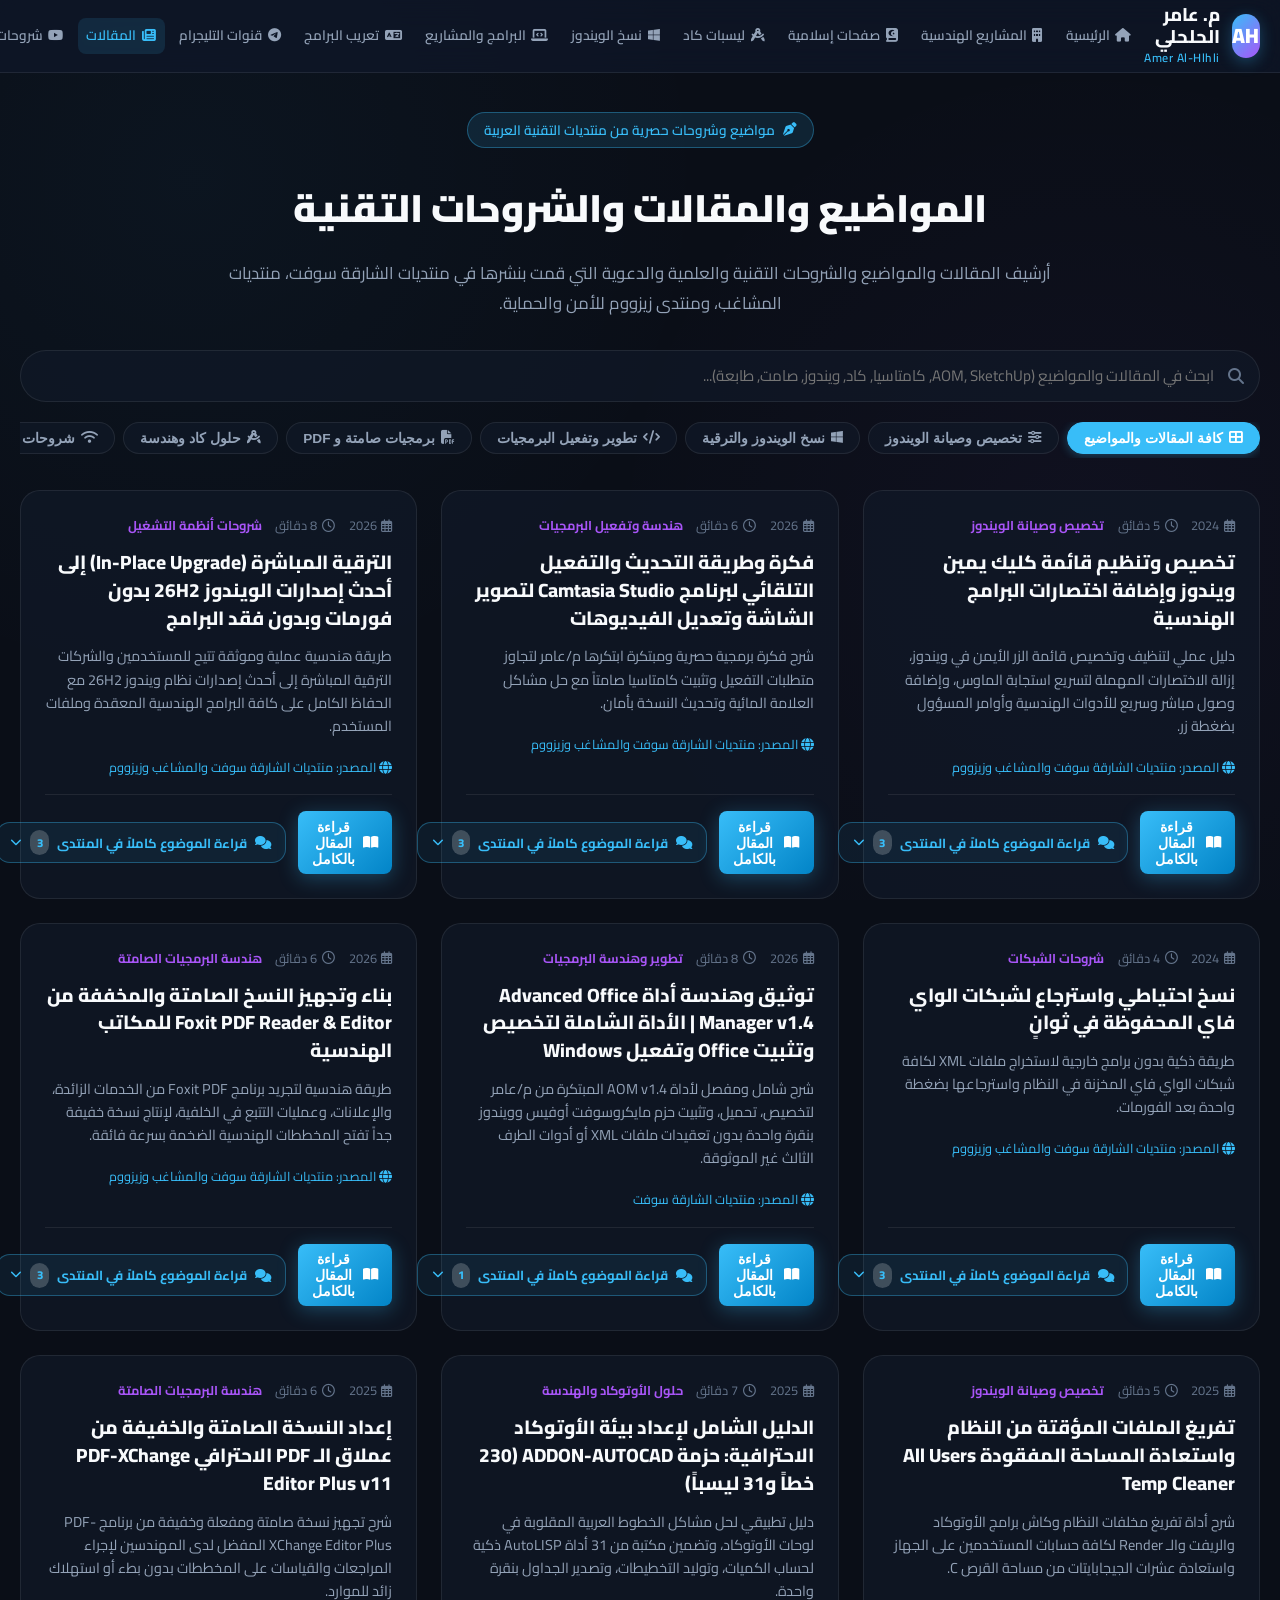
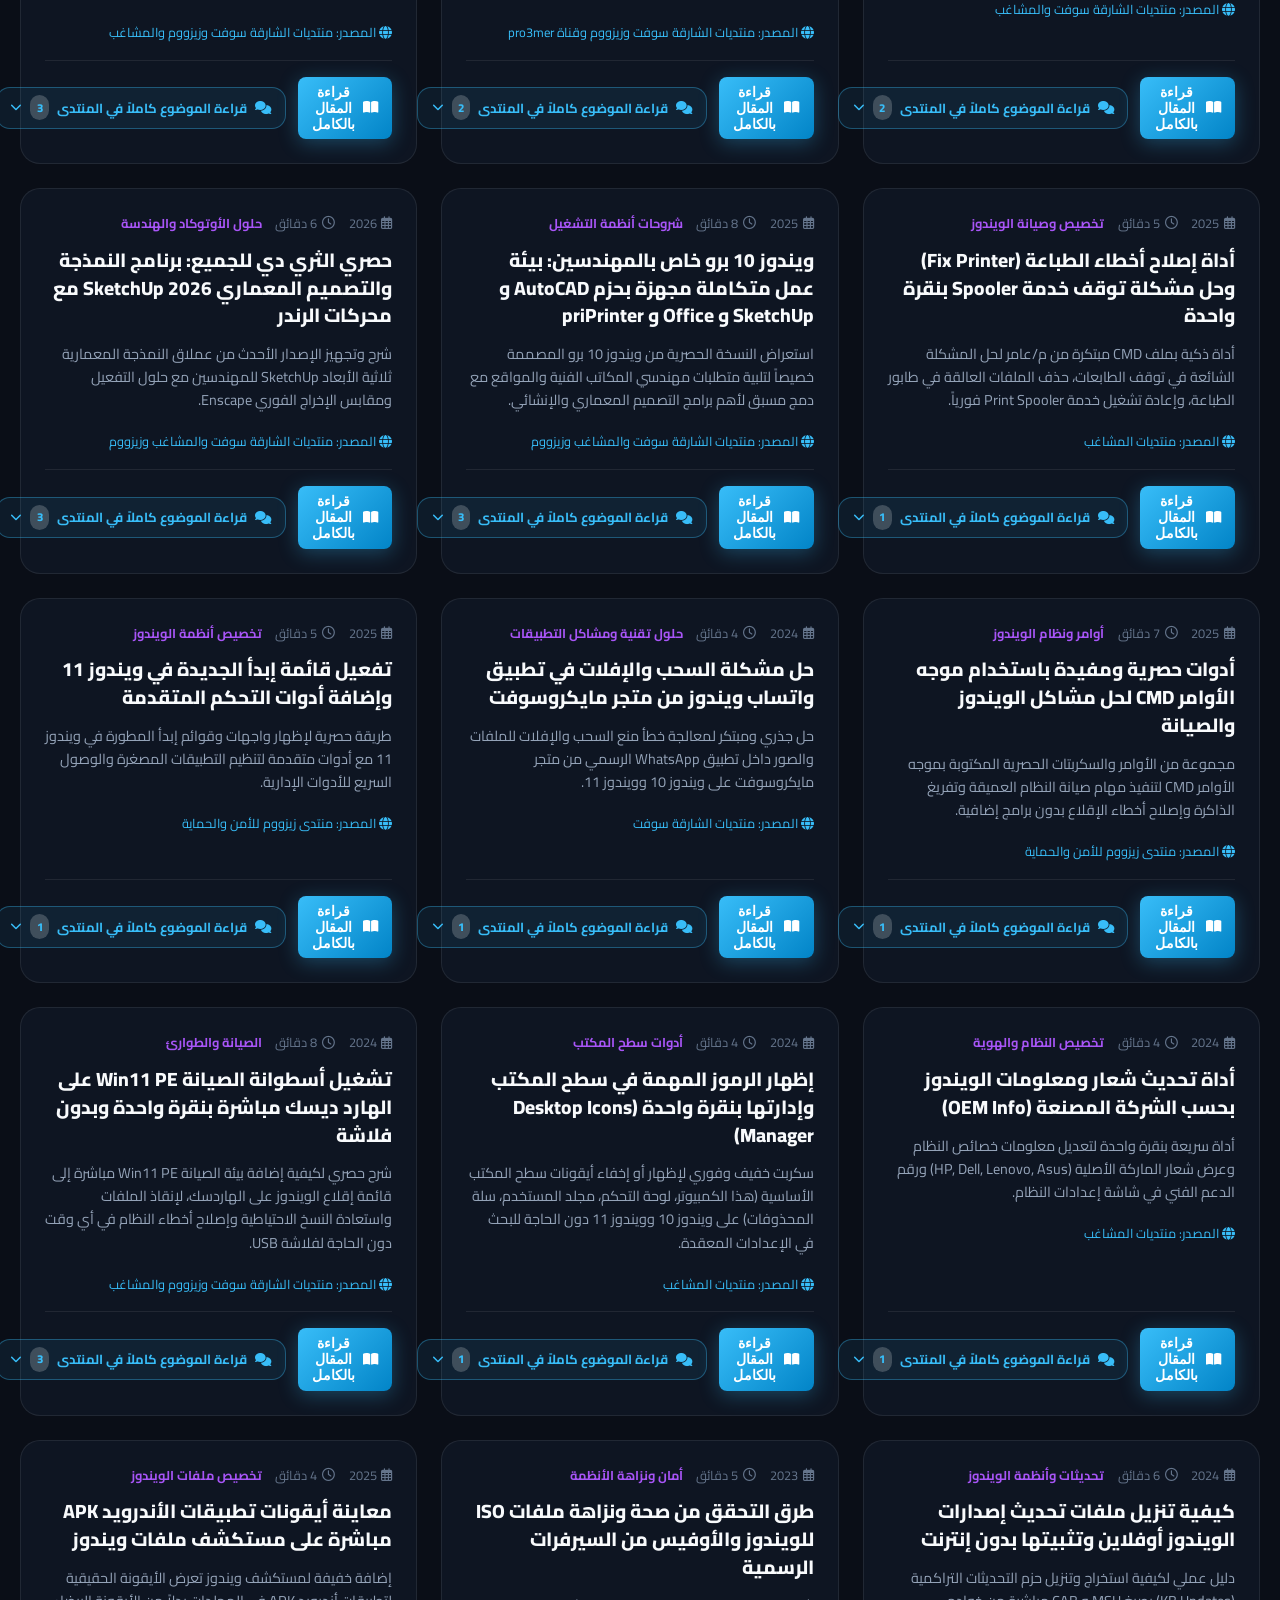
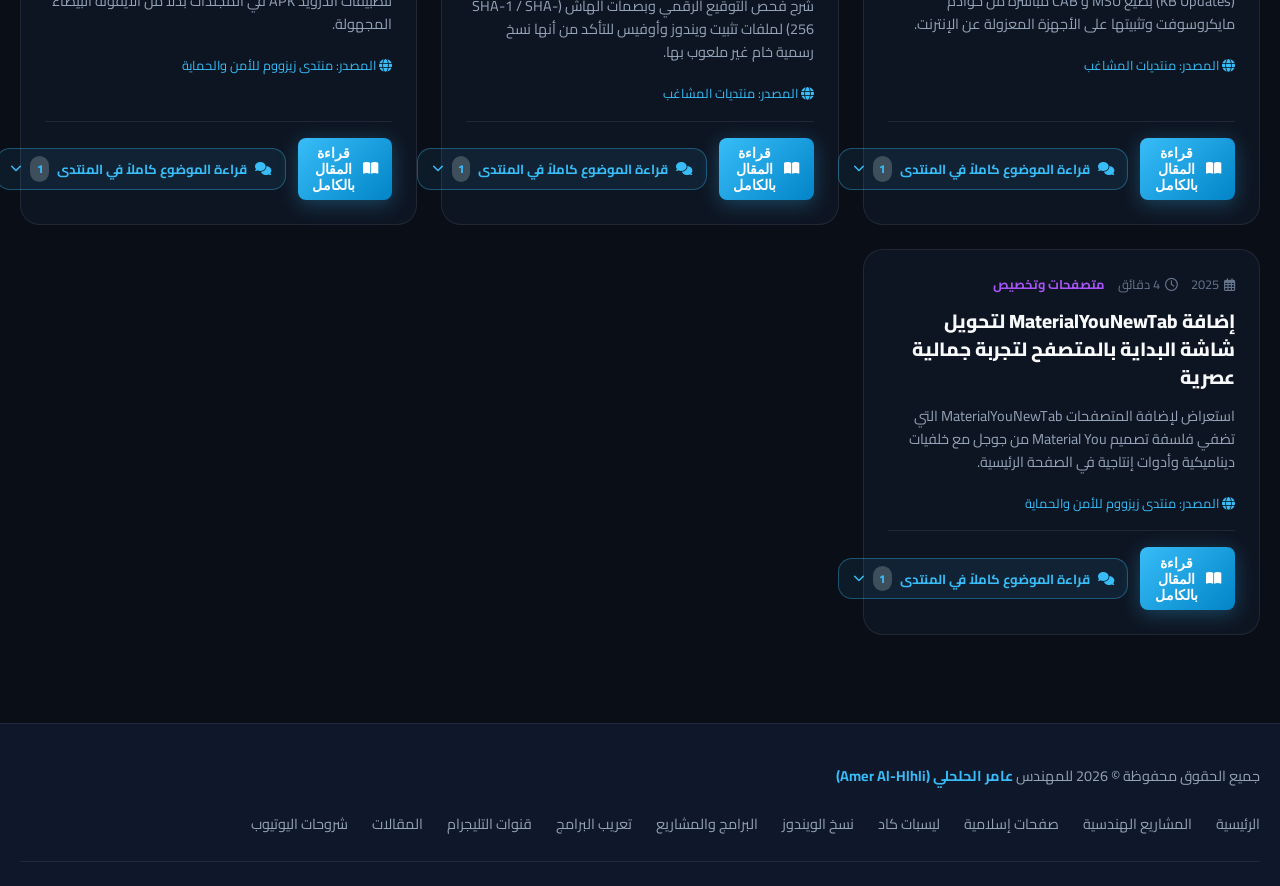
<file: articles.html>
<!DOCTYPE html>
<html lang="ar" dir="rtl" data-theme="dark">
<head>
  <meta charset="UTF-8">
  <meta name="viewport" content="width=device-width, initial-scale=1.0">
  <title>المواضيع والمقالات والشروحات التقنية | م. عامر الحلحلي</title>
  
  <meta name="description" content="المقالات والمواضيع التقنية والشروحات المنشورة للمهندس عامر الحلحلي في منتديات الشارقة سوفت، المشاغب، وزيزووم - شروحات صيانة الويندوز عبر CMD، أسرار التفعيل، وتفريغات إسلامية وعلمية.">
  <meta name="keywords" content="مقالات عامر الحلحلي, شروحات ويندوز, اوامر CMD, الشارقة سوفت, منتديات المشاغب, منتدى زيزووم">
  <link rel="canonical" href="https://alhlhli.github.io/articles.html">

  <link rel="icon" href="data:image/svg+xml,<svg xmlns=%22http://www.w3.org/2000/svg%22 viewBox=%220 0 100 100%22><text y=%22.9em%22 font-size=%2290%22>📰</text></svg>">
  <link rel="preconnect" href="https://fonts.googleapis.com">
  <link rel="preconnect" href="https://fonts.gstatic.com" crossorigin>
  <link rel="stylesheet" href="https://cdnjs.cloudflare.com/ajax/libs/font-awesome/6.5.2/css/all.min.css">
  <link rel="stylesheet" href="css/style.css">
</head>
<body>

  <!-- الهيدر الموحد -->
  <header class="site-header">
    <div class="container nav-container">
      <a href="index.html" class="logo-area">
        <div class="logo-badge">AH</div>
        <div class="logo-text">
          <span class="logo-title">م. عامر الحلحلي</span>
          <span class="logo-subtitle">Amer Al-Hlhli</span>
        </div>
      </a>

      <nav class="nav-links">
        <a href="index.html" class="nav-link"><i class="fas fa-home"></i> الرئيسية</a>
        <a href="engineering.html" class="nav-link"><i class="fas fa-building"></i> المشاريع الهندسية</a>
        <a href="islamic.html" class="nav-link"><i class="fas fa-quran"></i> صفحات إسلامية</a>
        <a href="lisps.html" class="nav-link"><i class="fas fa-drafting-compass"></i> ليسبات كاد</a>
        <a href="windows.html" class="nav-link"><i class="fab fa-windows"></i> نسخ الويندوز</a>
        <a href="programs.html" class="nav-link"><i class="fas fa-laptop-code"></i> البرامج والمشاريع</a>
        <a href="localization.html" class="nav-link"><i class="fas fa-language"></i> تعريب البرامج</a>
        <a href="telegram.html" class="nav-link"><i class="fab fa-telegram-plane"></i> قنوات التليجرام</a>
        <a href="articles.html" class="nav-link active"><i class="fas fa-newspaper"></i> المقالات</a>
        <a href="youtube.html" class="nav-link"><i class="fab fa-youtube"></i> شروحات اليوتيوب</a>
      </nav>

      <div class="nav-actions">
        <button id="themeToggleBtn" class="btn-icon" title="تبديل المظهر" aria-label="تبديل المظهر">
          <i class="fas fa-sun"></i>
        </button>
        <a href="https://www.youtube.com/@hlhli?sub_confirmation=1" target="_blank" rel="noopener" class="btn-icon" title="قناة اليوتيوب @hlhli" aria-label="يوتيوب">
          <i class="fab fa-youtube" style="color:#ff0000;"></i>
        </a>
        <a href="https://t.me/pro3mer" target="_blank" rel="noopener" class="btn btn-telegram btn-sm">
          <i class="fab fa-telegram-plane"></i> قناة pro3mer
        </a>
        <button id="mobileMenuToggle" class="btn-icon mobile-menu-toggle" aria-label="القائمة">
          <i class="fas fa-bars"></i>
        </button>
      </div>
    </div>
  </header>

  <!-- الترويسة الرئيسية -->
  <section class="section-wrapper" style="padding: 2.5rem 0 1.5rem;">
    <div class="container">
      <div style="text-align: center; max-width: 850px; margin: 0 auto 2rem;">
        <span class="hero-tag"><i class="fas fa-pen-nib"></i> مواضيع وشروحات حصرية من منتديات التقنية العربية</span>
        <h1 style="font-size: 2.4rem; font-weight: 900; margin: 0.5rem 0 1rem; color: var(--text-main);">
          المواضيع والمقالات والشروحات التقنية
        </h1>
        <p style="color: var(--text-muted); font-size: 1.05rem; line-height: 1.8;">
          أرشيف المقالات والمواضيع والشروحات التقنية والعلمية والدعوية التي قمت بنشرها في منتديات الشارقة سوفت، منتديات المشاغب، ومنتدى زيزووم للأمن والحماية.
        </p>
      </div>

      <!-- شريط البحث والفلترة -->
      <div class="toolbar-wrapper" style="margin-bottom: 2rem;">
        <div class="search-box">
          <i class="fas fa-search"></i>
          <input type="text" id="pageSearchInput" class="search-input" placeholder="ابحث في المقالات والمواضيع (AOM, SketchUp, كامتاسيا, كاد, ويندوز, صامت, طابعة)..." autocomplete="off">
        </div>

        <div class="filter-pills">
          <button class="filter-btn active" data-filter="all"><i class="fas fa-th-large"></i> كافة المقالات والمواضيع</button>
          <button class="filter-btn" data-filter="تخصيص,صيانة"><i class="fas fa-sliders-h"></i> تخصيص وصيانة الويندوز</button>
          <button class="filter-btn" data-filter="أنظمة,ترقية"><i class="fab fa-windows"></i> نسخ الويندوز والترقية</button>
          <button class="filter-btn" data-filter="تطوير,تفعيل,برمجيات"><i class="fas fa-code"></i> تطوير وتفعيل البرمجيات</button>
          <button class="filter-btn" data-filter="صامتة,pdf"><i class="fas fa-file-pdf"></i> برمجيات صامتة و PDF</button>
          <button class="filter-btn" data-filter="كاد,هندسة,sketchup"><i class="fas fa-drafting-compass"></i> حلول كاد وهندسة</button>
          <button class="filter-btn" data-filter="شبكات,واي فاي"><i class="fas fa-wifi"></i> شروحات الشبكات</button>
        </div>
      </div>

      <!-- شبكة عرض المقالات والشروحات -->
      <div id="articlesFullGrid" class="cards-grid">
        <!-- يتم الحقن تلقائياً عبر app.js -->
      </div>
      <div class="no-results" style="display:none;"><i class="fas fa-search"></i><h3>لم يتم العثور على مقالات تطابق بحثك</h3></div>
    </div>
  </section>

  <!-- الفوتر -->
  <footer class="site-footer">
    <div class="container">
      <div class="footer-content">
        <div class="footer-copy">
          جميع الحقوق محفوظة &copy; 2026 للمهندس <strong>عامر الحلحلي (Amer Al-Hlhli)</strong>
        </div>
        <div class="footer-links">
          <a href="index.html">الرئيسية</a>
          <a href="engineering.html">المشاريع الهندسية</a>
          <a href="islamic.html">صفحات إسلامية</a>
          <a href="lisps.html">ليسبات كاد</a>
          <a href="windows.html">نسخ الويندوز</a>
          <a href="programs.html">البرامج والمشاريع</a>
          <a href="localization.html">تعريب البرامج</a>
          <a href="telegram.html">قنوات التليجرام</a>
          <a href="articles.html">المقالات</a>
          <a href="youtube.html">شروحات اليوتيوب</a>
        </div>
      </div>
    </div>
  </footer>

  <!-- Modal قراءة المقال -->
  <div id="detailsModal" class="modal-overlay" role="dialog" aria-modal="true" aria-labelledby="modalTitle">
    <div class="modal-container">
      <div class="modal-header">
        <div id="modalTitle" class="modal-title">قراءة المقال</div>
        <button id="modalCloseBtn" class="modal-close-btn" aria-label="إغلاق"><i class="fas fa-times"></i></button>
      </div>
      <div id="modalBody" class="modal-body"></div>
      <div id="modalFooter" class="modal-footer"></div>
    </div>
  </div>

  <button id="backToTopBtn" class="back-to-top" title="العودة لأعلى" aria-label="أعلى"><i class="fas fa-arrow-up"></i></button>

  <script src="js/data.js"></script>
  <script src="js/app.js"></script>
</body>
</html>
</file>
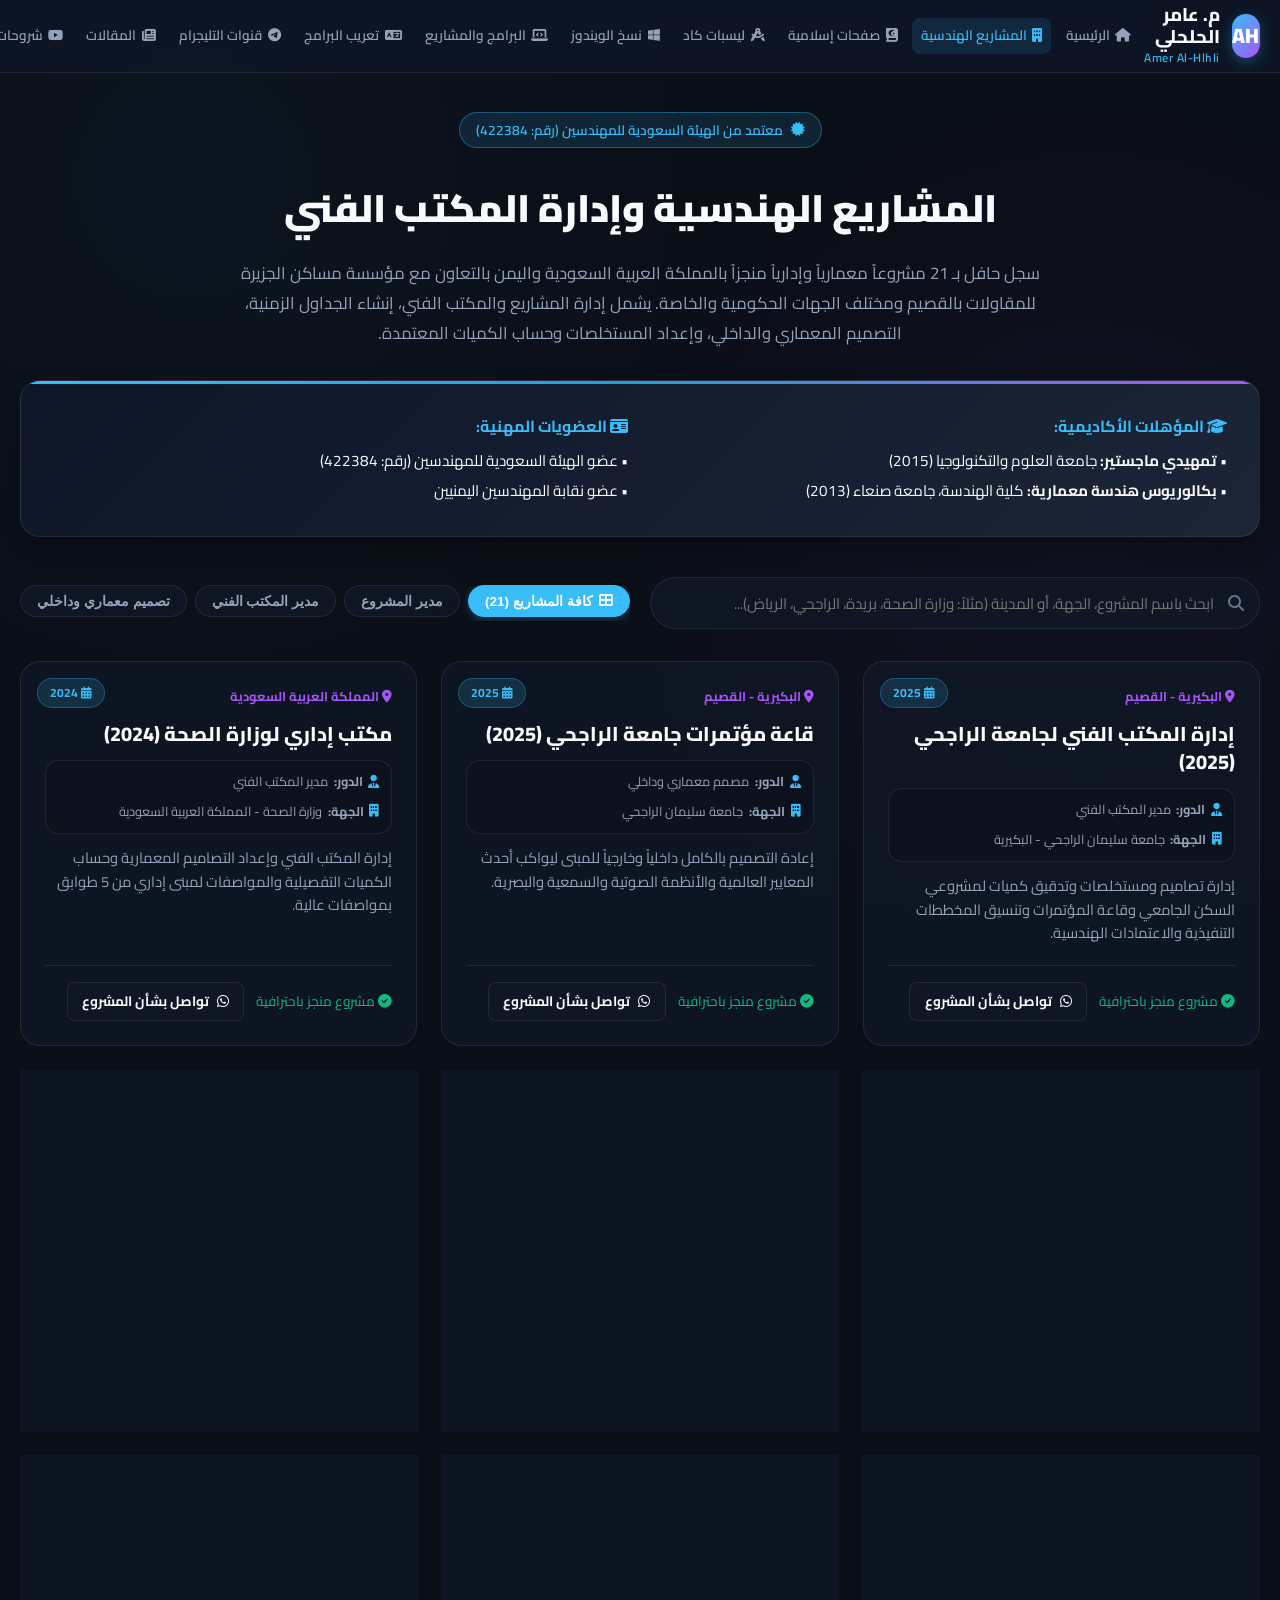
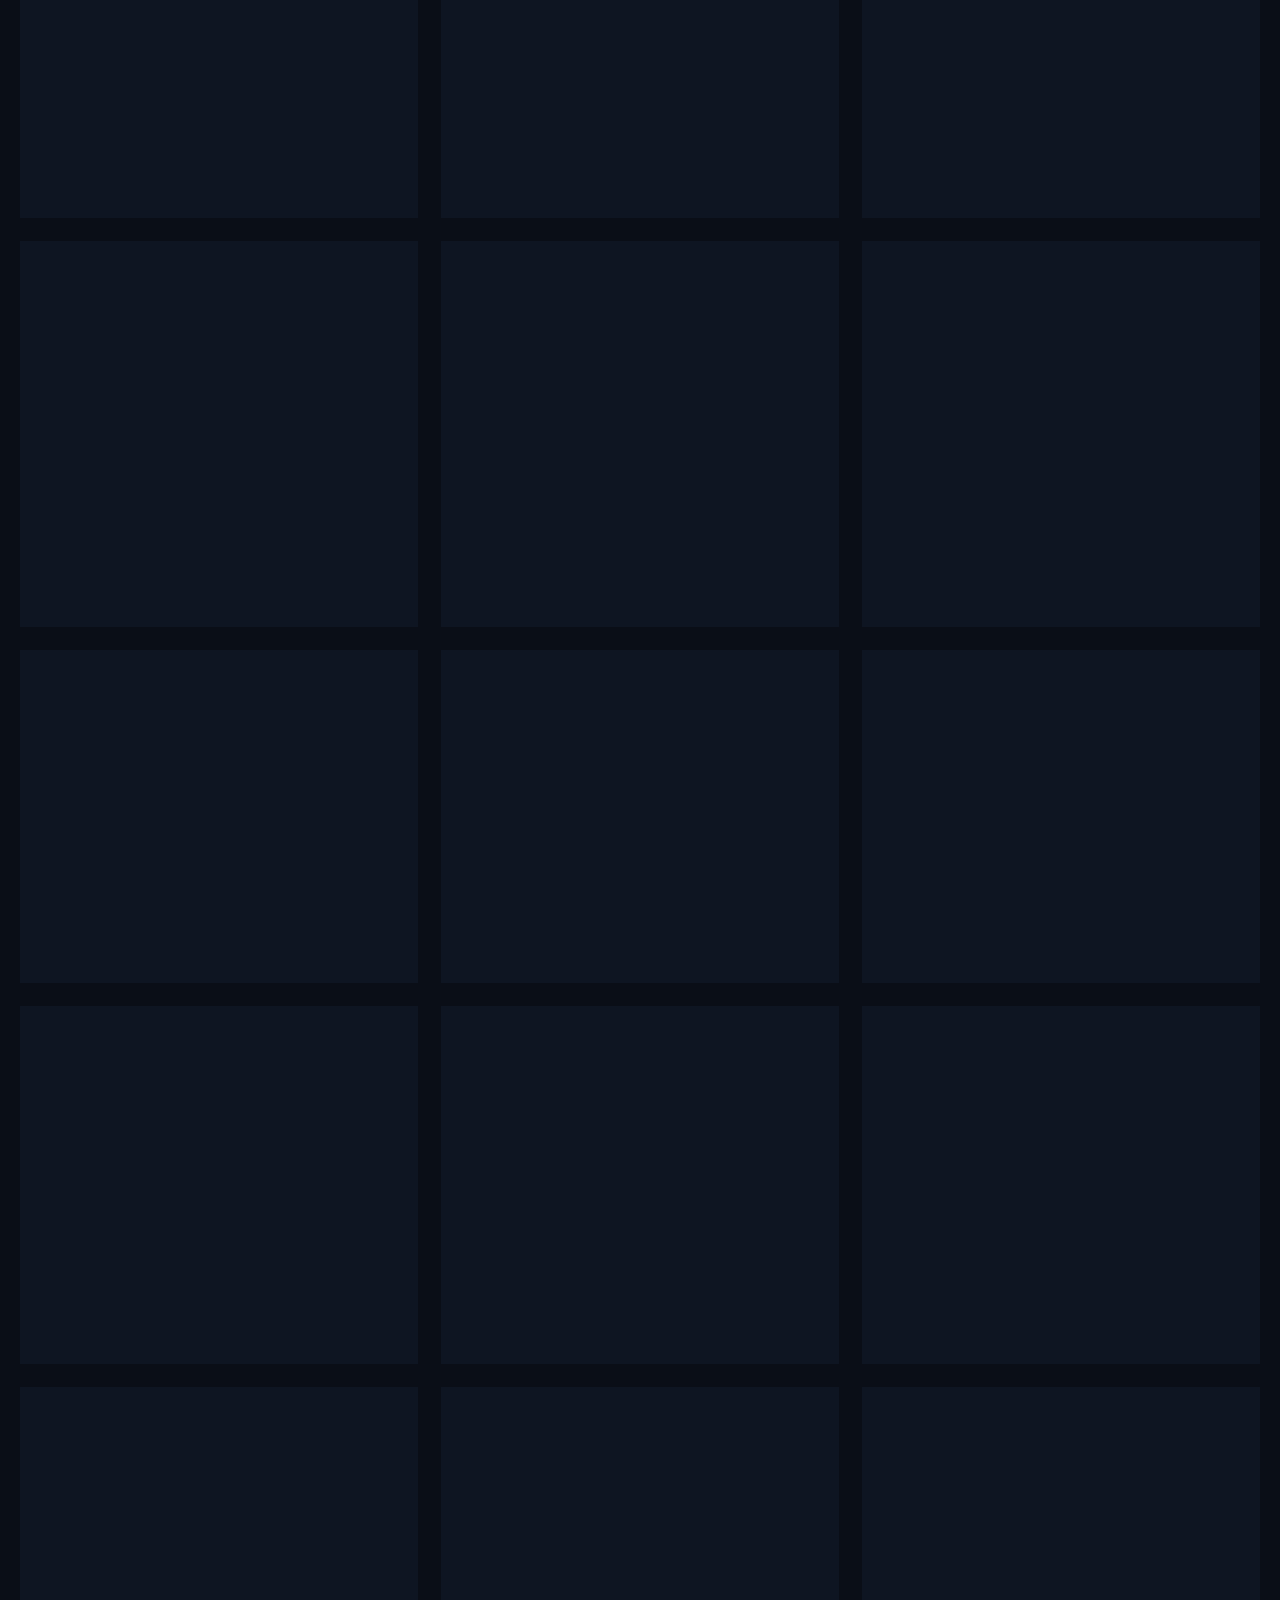
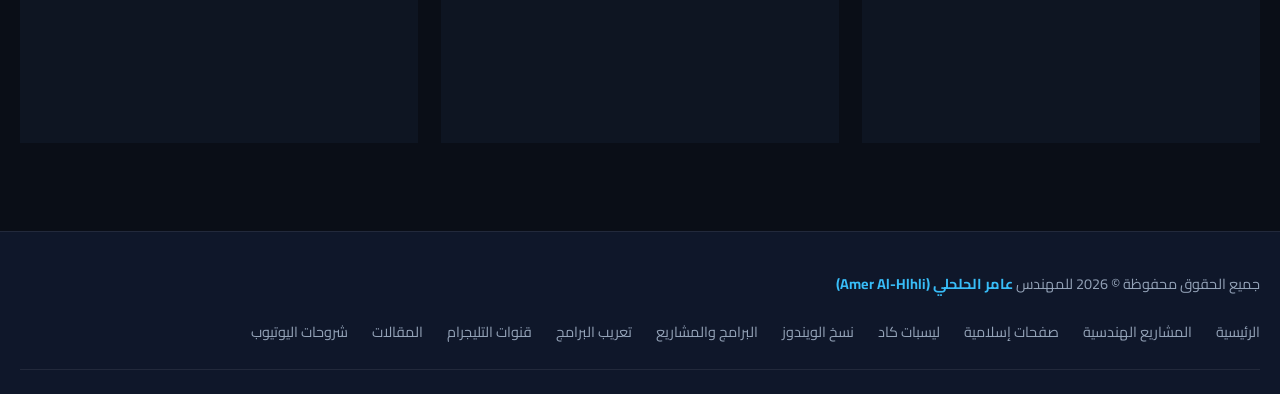
<file: engineering.html>
<!DOCTYPE html>
<html lang="ar" dir="rtl" data-theme="dark">
<head>
  <meta charset="UTF-8">
  <meta name="viewport" content="width=device-width, initial-scale=1.0">
  <title>المشاريع الهندسية وإدارة المشاريع | م. عامر الحلحلي</title>
  
  <meta name="description" content="سجل المشاريع الهندسية والمعمارية المنجزة للمهندس عامر الحلحلي - مدير مشاريع ومهندس معماري أول بمؤسسة مساكن الجزيرة للمقاولات بالقصيم والمملكة العربية السعودية.">
  <meta name="keywords" content="عامر الحلحلي, مشاريع معمارية, مساكن الجزيرة, الهيئة السعودية للمهندسين, إدارة مشاريع القصيم, حصر كميات بريدة, مشاريع الراجحي">
  <link rel="canonical" href="https://alhlhli.github.io/engineering.html">

  <link rel="icon" href="data:image/svg+xml,<svg xmlns=%22http://www.w3.org/2000/svg%22 viewBox=%220 0 100 100%22><text y=%22.9em%22 font-size=%2290%22>🏛️</text></svg>">
  <link rel="preconnect" href="https://fonts.googleapis.com">
  <link rel="preconnect" href="https://fonts.gstatic.com" crossorigin>
  <link rel="stylesheet" href="https://cdnjs.cloudflare.com/ajax/libs/font-awesome/6.5.2/css/all.min.css">
  <link rel="stylesheet" href="css/style.css">
</head>
<body>

  <!-- الهيدر الموحد -->
  <header class="site-header">
    <div class="container nav-container">
      <a href="index.html" class="logo-area">
        <div class="logo-badge">AH</div>
        <div class="logo-text">
          <span class="logo-title">م. عامر الحلحلي</span>
          <span class="logo-subtitle">Amer Al-Hlhli</span>
        </div>
      </a>

      <nav class="nav-links">
        <a href="index.html" class="nav-link"><i class="fas fa-home"></i> الرئيسية</a>
        <a href="engineering.html" class="nav-link active"><i class="fas fa-building"></i> المشاريع الهندسية</a>
        <a href="islamic.html" class="nav-link"><i class="fas fa-quran"></i> صفحات إسلامية</a>
        <a href="lisps.html" class="nav-link"><i class="fas fa-drafting-compass"></i> ليسبات كاد</a>
        <a href="windows.html" class="nav-link"><i class="fab fa-windows"></i> نسخ الويندوز</a>
        <a href="programs.html" class="nav-link"><i class="fas fa-laptop-code"></i> البرامج والمشاريع</a>
        <a href="localization.html" class="nav-link"><i class="fas fa-language"></i> تعريب البرامج</a>
        <a href="telegram.html" class="nav-link"><i class="fab fa-telegram-plane"></i> قنوات التليجرام</a>
        <a href="articles.html" class="nav-link"><i class="fas fa-newspaper"></i> المقالات</a>
        <a href="youtube.html" class="nav-link"><i class="fab fa-youtube"></i> شروحات اليوتيوب</a>
      </nav>

      <div class="nav-actions">
        <button id="themeToggleBtn" class="btn-icon" title="تبديل المظهر" aria-label="تبديل المظهر">
          <i class="fas fa-sun"></i>
        </button>
        <a href="https://www.youtube.com/@hlhli?sub_confirmation=1" target="_blank" rel="noopener" class="btn-icon" title="قناة اليوتيوب @hlhli" aria-label="يوتيوب">
          <i class="fab fa-youtube" style="color:#ff0000;"></i>
        </a>
        <a href="https://wa.me/966504667646" target="_blank" rel="noopener" class="btn btn-outline btn-sm">
          <i class="fab fa-whatsapp"></i> تواصل هندسي
        </a>
        <button id="mobileMenuToggle" class="btn-icon mobile-menu-toggle" aria-label="القائمة">
          <i class="fas fa-bars"></i>
        </button>
      </div>
    </div>
  </header>

  <!-- الترويسة الرئيسية -->
  <section class="section-wrapper" style="padding: 2.5rem 0 1.5rem;">
    <div class="container">
      <div style="text-align: center; max-width: 850px; margin: 0 auto 2rem;">
        <span class="hero-tag"><i class="fas fa-certificate"></i> معتمد من الهيئة السعودية للمهندسين (رقم: 422384)</span>
        <h1 style="font-size: 2.4rem; font-weight: 900; margin: 0.5rem 0 1rem; color: var(--text-main);">
          المشاريع الهندسية وإدارة المكتب الفني
        </h1>
        <p style="color: var(--text-muted); font-size: 1.05rem; line-height: 1.8;">
          سجل حافل بـ 21 مشروعاً معمارياً وإدارياً منجزاً بالمملكة العربية السعودية واليمن بالتعاون مع مؤسسة مساكن الجزيرة للمقاولات بالقصيم ومختلف الجهات الحكومية والخاصة. يشمل إدارة المشاريع والمكتب الفني، إنشاء الجداول الزمنية، التصميم المعماري والداخلي، وإعداد المستخلصات وحساب الكميات المعتمدة.
        </p>
      </div>

      <!-- نبذة عن المؤهلات والعضويات -->
      <div class="contact-box" style="margin-bottom: 2.5rem; text-align: right; padding: 2rem;">
        <div style="display: grid; grid-template-columns: repeat(auto-fit, minmax(280px, 1fr)); gap: 1.5rem;">
          <div>
            <h4 style="color: var(--accent-cyan); margin-bottom: 0.5rem;"><i class="fas fa-graduation-cap"></i> المؤهلات الأكاديمية:</h4>
            <p style="color: var(--text-main); font-size: 0.95rem; margin-bottom: 0.25rem;">• <strong>تمهيدي ماجستير:</strong> جامعة العلوم والتكنولوجيا (2015)</p>
            <p style="color: var(--text-main); font-size: 0.95rem;">• <strong>بكالوريوس هندسة معمارية:</strong> كلية الهندسة، جامعة صنعاء (2013)</p>
          </div>
          <div>
            <h4 style="color: var(--accent-cyan); margin-bottom: 0.5rem;"><i class="fas fa-id-card"></i> العضويات المهنية:</h4>
            <p style="color: var(--text-main); font-size: 0.95rem; margin-bottom: 0.25rem;">• عضو الهيئة السعودية للمهندسين (رقم: 422384)</p>
            <p style="color: var(--text-main); font-size: 0.95rem;">• عضو نقابة المهندسين اليمنيين</p>
          </div>
        </div>
      </div>

      <!-- شريط البحث والفلترة -->
      <div class="toolbar-wrapper" style="margin-bottom: 2rem;">
        <div class="search-box">
          <i class="fas fa-search"></i>
          <input type="text" id="pageSearchInput" class="search-input" placeholder="ابحث باسم المشروع، الجهة، أو المدينة (مثلاً: وزارة الصحة، بريدة، الراجحي، الرياض)..." autocomplete="off">
        </div>

        <div class="filter-pills">
          <button class="filter-btn active" data-filter="all"><i class="fas fa-th-large"></i> كافة المشاريع (21)</button>
          <button class="filter-btn" data-filter="مدير المشروع">مدير المشروع</button>
          <button class="filter-btn" data-filter="مدير المكتب الفني">مدير المكتب الفني</button>
          <button class="filter-btn" data-filter="مصمم">تصميم معماري وداخلي</button>
        </div>
      </div>

      <!-- شبكة عرض المشاريع الهندسية -->
      <div id="engineeringFullGrid" class="cards-grid">
        <!-- يتم الحقن تلقائياً عبر app.js -->
      </div>
      <div class="no-results" style="display:none;"><i class="fas fa-search"></i><h3>لم يتم العثور على مشاريع تطابق البحث</h3></div>

    </div>
  </section>

  <!-- الفوتر -->
  <footer class="site-footer">
    <div class="container">
      <div class="footer-content">
        <div class="footer-copy">
          جميع الحقوق محفوظة &copy; 2026 للمهندس <strong>عامر الحلحلي (Amer Al-Hlhli)</strong>
        </div>
        <div class="footer-links">
          <a href="index.html">الرئيسية</a>
          <a href="engineering.html">المشاريع الهندسية</a>
          <a href="islamic.html">صفحات إسلامية</a>
          <a href="lisps.html">ليسبات كاد</a>
          <a href="windows.html">نسخ الويندوز</a>
          <a href="programs.html">البرامج والمشاريع</a>
          <a href="localization.html">تعريب البرامج</a>
          <a href="telegram.html">قنوات التليجرام</a>
          <a href="articles.html">المقالات</a>
          <a href="youtube.html">شروحات اليوتيوب</a>
        </div>
      </div>
    </div>
  </footer>

  <button id="backToTopBtn" class="back-to-top" title="العودة لأعلى" aria-label="أعلى"><i class="fas fa-arrow-up"></i></button>

  <script src="js/data.js"></script>
  <script src="js/app.js"></script>
</body>
</html>
</file>
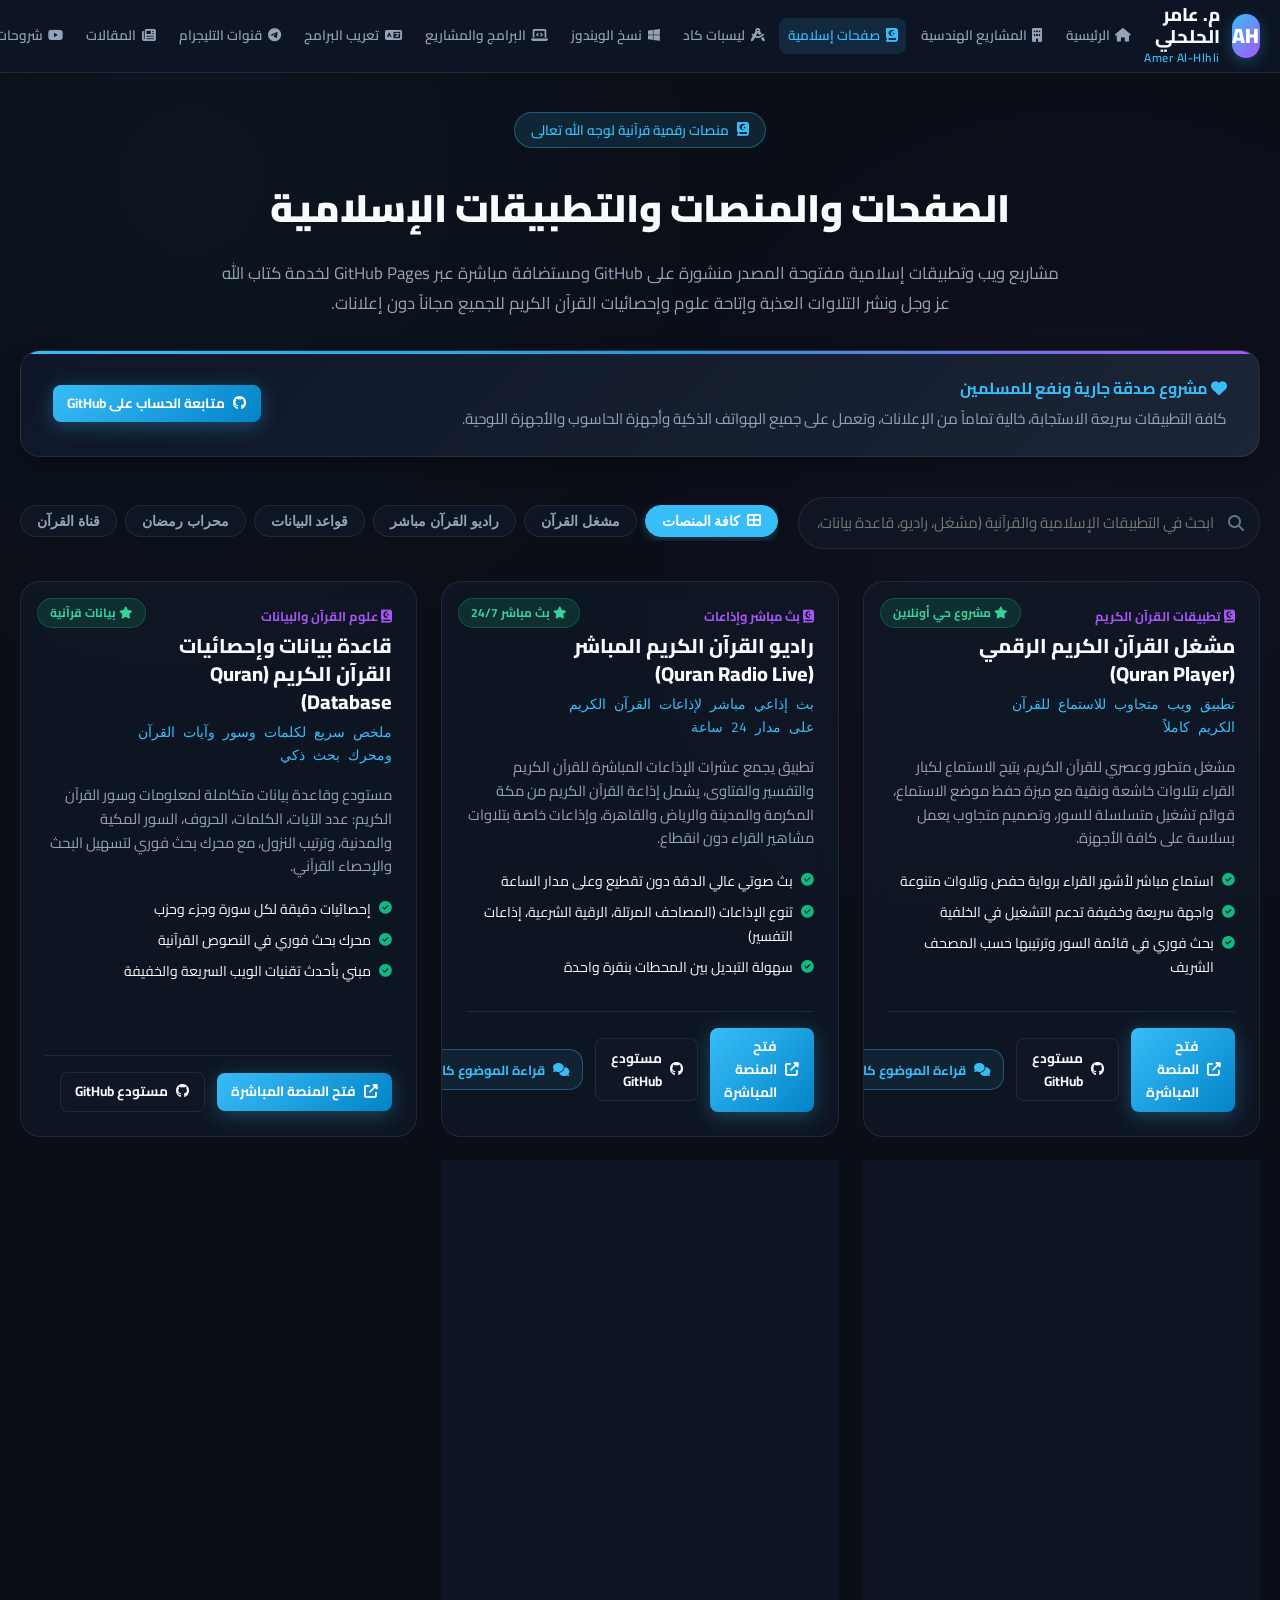
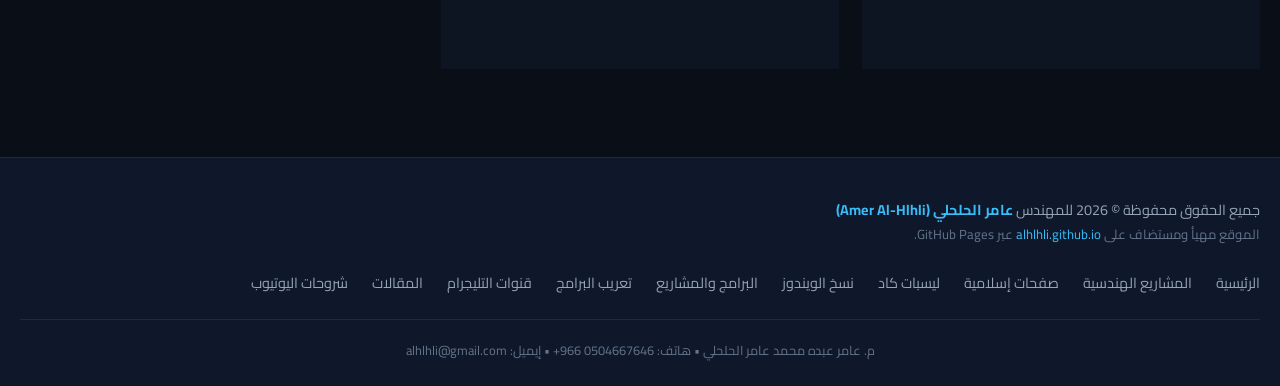
<file: islamic.html>
<!DOCTYPE html>
<html lang="ar" dir="rtl" data-theme="dark">
<head>
  <meta charset="UTF-8">
  <meta name="viewport" content="width=device-width, initial-scale=1.0">
  <title>الصفحات والمنصات والتطبيقات الإسلامية | م. عامر الحلحلي</title>
  
  <meta name="description" content="منصات وتطبيقات إسلامية وقرآنية مفتوحة المصدر طورها المهندس عامر الحلحلي - مشغل القرآن الكريم الرقمي، راديو القرآن الكريم المباشر 24/7، قاعدة بيانات وإحصائيات القرآن الكريم، ومحراب رمضان.">
  <meta name="keywords" content="قرآن كريم, Quran Player, Quran Radio, Quran Database, عامر الحلحلي, محراب رمضان, إذاعة القرآن الكريم, إذاعات القرآن مباشر, تطبيق قرآن">
  <link rel="canonical" href="https://alhlhli.github.io/islamic.html">

  <link rel="icon" href="data:image/svg+xml,<svg xmlns=%22http://www.w3.org/2000/svg%22 viewBox=%220 0 100 100%22><text y=%22.9em%22 font-size=%2290%22>📖</text></svg>">
  <link rel="preconnect" href="https://fonts.googleapis.com">
  <link rel="preconnect" href="https://fonts.gstatic.com" crossorigin>
  <link rel="stylesheet" href="https://cdnjs.cloudflare.com/ajax/libs/font-awesome/6.5.2/css/all.min.css">
  <link rel="stylesheet" href="css/style.css">
</head>
<body>

  <!-- الهيدر الموحد -->
  <header class="site-header">
    <div class="container nav-container">
      <a href="index.html" class="logo-area">
        <div class="logo-badge">AH</div>
        <div class="logo-text">
          <span class="logo-title">م. عامر الحلحلي</span>
          <span class="logo-subtitle">Amer Al-Hlhli</span>
        </div>
      </a>

      <nav class="nav-links">
        <a href="index.html" class="nav-link"><i class="fas fa-home"></i> الرئيسية</a>
        <a href="engineering.html" class="nav-link"><i class="fas fa-building"></i> المشاريع الهندسية</a>
        <a href="islamic.html" class="nav-link active"><i class="fas fa-quran"></i> صفحات إسلامية</a>
        <a href="lisps.html" class="nav-link"><i class="fas fa-drafting-compass"></i> ليسبات كاد</a>
        <a href="windows.html" class="nav-link"><i class="fab fa-windows"></i> نسخ الويندوز</a>
        <a href="programs.html" class="nav-link"><i class="fas fa-laptop-code"></i> البرامج والمشاريع</a>
        <a href="localization.html" class="nav-link"><i class="fas fa-language"></i> تعريب البرامج</a>
        <a href="telegram.html" class="nav-link"><i class="fab fa-telegram-plane"></i> قنوات التليجرام</a>
        <a href="articles.html" class="nav-link"><i class="fas fa-newspaper"></i> المقالات</a>
        <a href="youtube.html" class="nav-link"><i class="fab fa-youtube"></i> شروحات اليوتيوب</a>
      </nav>

      <div class="nav-actions">
        <button id="themeToggleBtn" class="btn-icon" title="تبديل المظهر" aria-label="تبديل المظهر">
          <i class="fas fa-sun"></i>
        </button>
        <a href="https://www.youtube.com/@hlhli?sub_confirmation=1" target="_blank" rel="noopener" class="btn-icon" title="قناة اليوتيوب @hlhli" aria-label="يوتيوب">
          <i class="fab fa-youtube" style="color:#ff0000;"></i>
        </a>
        <a href="https://wa.me/966504667646" target="_blank" rel="noopener" class="btn btn-outline btn-sm">
          <i class="fab fa-whatsapp"></i> تواصل
        </a>
        <button id="mobileMenuToggle" class="btn-icon mobile-menu-toggle" aria-label="القائمة">
          <i class="fas fa-bars"></i>
        </button>
      </div>
    </div>
  </header>

  <!-- الترويسة الرئيسية -->
  <section class="section-wrapper" style="padding: 2.5rem 0 1.5rem;">
    <div class="container">
      <div style="text-align: center; max-width: 850px; margin: 0 auto 2rem;">
        <span class="hero-tag"><i class="fas fa-quran"></i> منصات رقمية قرآنية لوجه الله تعالى</span>
        <h1 style="font-size: 2.4rem; font-weight: 900; margin: 0.5rem 0 1rem; color: var(--text-main);">
          الصفحات والمنصات والتطبيقات الإسلامية
        </h1>
        <p style="color: var(--text-muted); font-size: 1.05rem; line-height: 1.8;">
          مشاريع ويب وتطبيقات إسلامية مفتوحة المصدر منشورة على GitHub ومستضافة مباشرة عبر GitHub Pages لخدمة كتاب الله عز وجل ونشر التلاوات العذبة وإتاحة علوم وإحصائيات القرآن الكريم للجميع مجاناً دون إعلانات.
        </p>
      </div>

      <!-- بطاقة تعريفية سريعة -->
      <div class="contact-box" style="margin-bottom: 2.5rem; text-align: right; padding: 1.5rem 2rem;">
        <div style="display: flex; align-items: center; justify-content: space-between; flex-wrap: wrap; gap: 1rem;">
          <div>
            <h4 style="color: var(--accent-cyan); margin-bottom: 0.25rem;">
              <i class="fas fa-heart"></i> مشروع صدقة جارية ونفع للمسلمين
            </h4>
            <p style="color: var(--text-muted); font-size: 0.95rem; margin: 0;">
              كافة التطبيقات سريعة الاستجابة، خالية تماماً من الإعلانات، وتعمل على جميع الهواتف الذكية وأجهزة الحاسوب والأجهزة اللوحية.
            </p>
          </div>
          <a href="https://github.com/alhlhli" target="_blank" rel="noopener" class="btn btn-primary btn-sm">
            <i class="fab fa-github"></i> متابعة الحساب على GitHub
          </a>
        </div>
      </div>

      <!-- شريط البحث والفلترة -->
      <div class="toolbar-wrapper" style="margin-bottom: 2rem;">
        <div class="search-box">
          <i class="fas fa-search"></i>
          <input type="text" id="pageSearchInput" class="search-input" placeholder="ابحث في التطبيقات الإسلامية والقرآنية (مشغل، راديو، قاعدة بيانات، رمضان)..." autocomplete="off">
        </div>

        <div class="filter-pills">
          <button class="filter-btn active" data-filter="all"><i class="fas fa-th-large"></i> كافة المنصات</button>
          <button class="filter-btn" data-filter="تطبيقات القرآن الكريم">مشغل القرآن</button>
          <button class="filter-btn" data-filter="بث مباشر وإذاعات">راديو القرآن مباشر</button>
          <button class="filter-btn" data-filter="علوم القرآن والبيانات">قواعد البيانات</button>
          <button class="filter-btn" data-filter="تطبيقات العبادات">محراب رمضان</button>
          <button class="filter-btn" data-filter="قنوات تيليجرام">قناة القرآن</button>
        </div>
      </div>

      <!-- شبكة عرض المنصات الإسلامية -->
      <div id="islamicFullGrid" class="cards-grid">
        <!-- يتم الحقن تلقائياً عبر app.js -->
      </div>
      <div class="no-results" style="display:none;"><i class="fas fa-search"></i><h3>لم يتم العثور على منصات إسلامية تطابق البحث</h3></div>

    </div>
  </section>

  <!-- الفوتر -->
  <footer class="site-footer">
    <div class="container">
      <div class="footer-content">
        <div class="footer-copy">
          جميع الحقوق محفوظة &copy; 2026 للمهندس <strong>عامر الحلحلي (Amer Al-Hlhli)</strong>
          <br>
          <span style="font-size:0.82rem; color:var(--text-dim);">
            الموقع مهيأ ومستضاف على <a href="https://alhlhli.github.io/" style="color:var(--accent-cyan);">alhlhli.github.io</a> عبر GitHub Pages.
          </span>
        </div>
        <div class="footer-links">
          <a href="index.html">الرئيسية</a>
          <a href="engineering.html">المشاريع الهندسية</a>
          <a href="islamic.html">صفحات إسلامية</a>
          <a href="lisps.html">ليسبات كاد</a>
          <a href="windows.html">نسخ الويندوز</a>
          <a href="programs.html">البرامج والمشاريع</a>
          <a href="localization.html">تعريب البرامج</a>
          <a href="telegram.html">قنوات التليجرام</a>
          <a href="articles.html">المقالات</a>
          <a href="youtube.html">شروحات اليوتيوب</a>
        </div>
      </div>
      <div class="footer-bottom">
        م. عامر عبده محمد عامر الحلحلي • هاتف: 0504667646 966+ • إيميل: alhlhli@gmail.com
      </div>
    </div>
  </footer>

  <button id="backToTopBtn" class="back-to-top" title="العودة لأعلى" aria-label="أعلى"><i class="fas fa-arrow-up"></i></button>

  <script src="js/data.js"></script>
  <script src="js/app.js"></script>
</body>
</html>
</file>
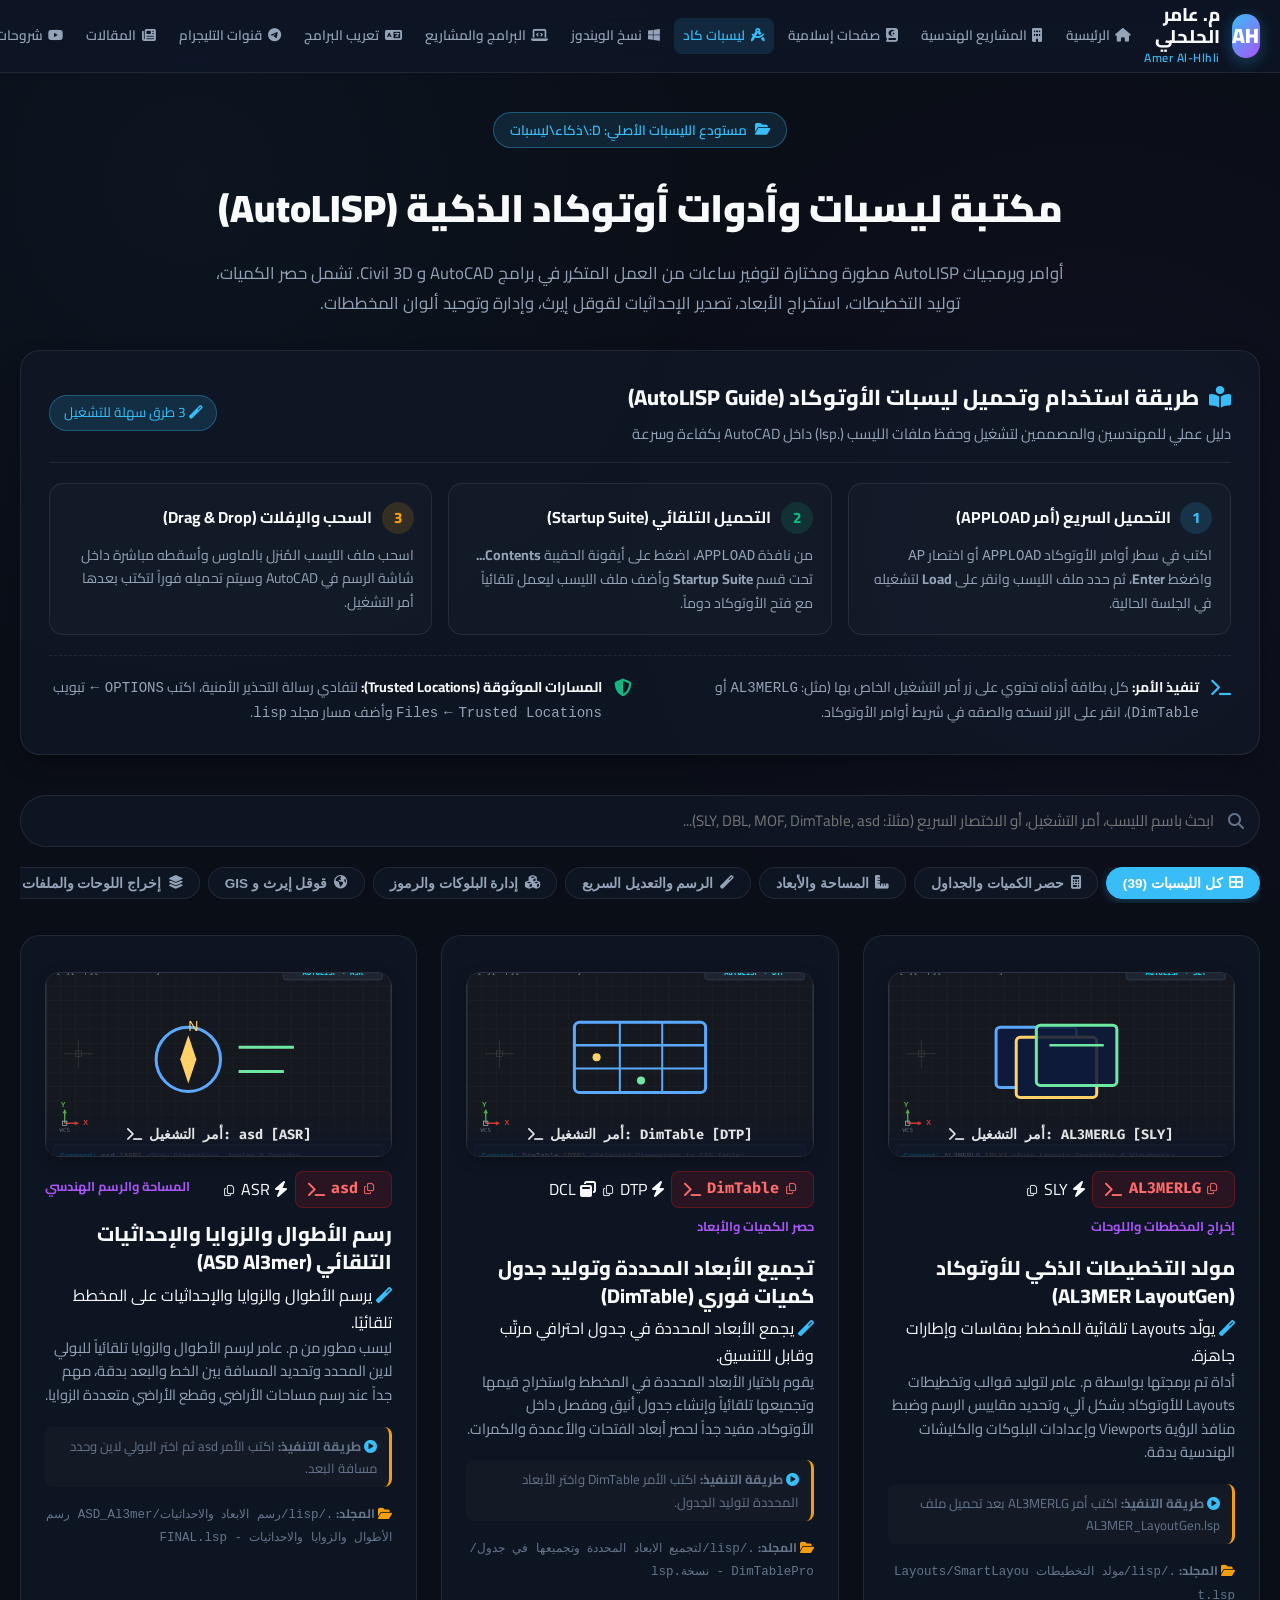
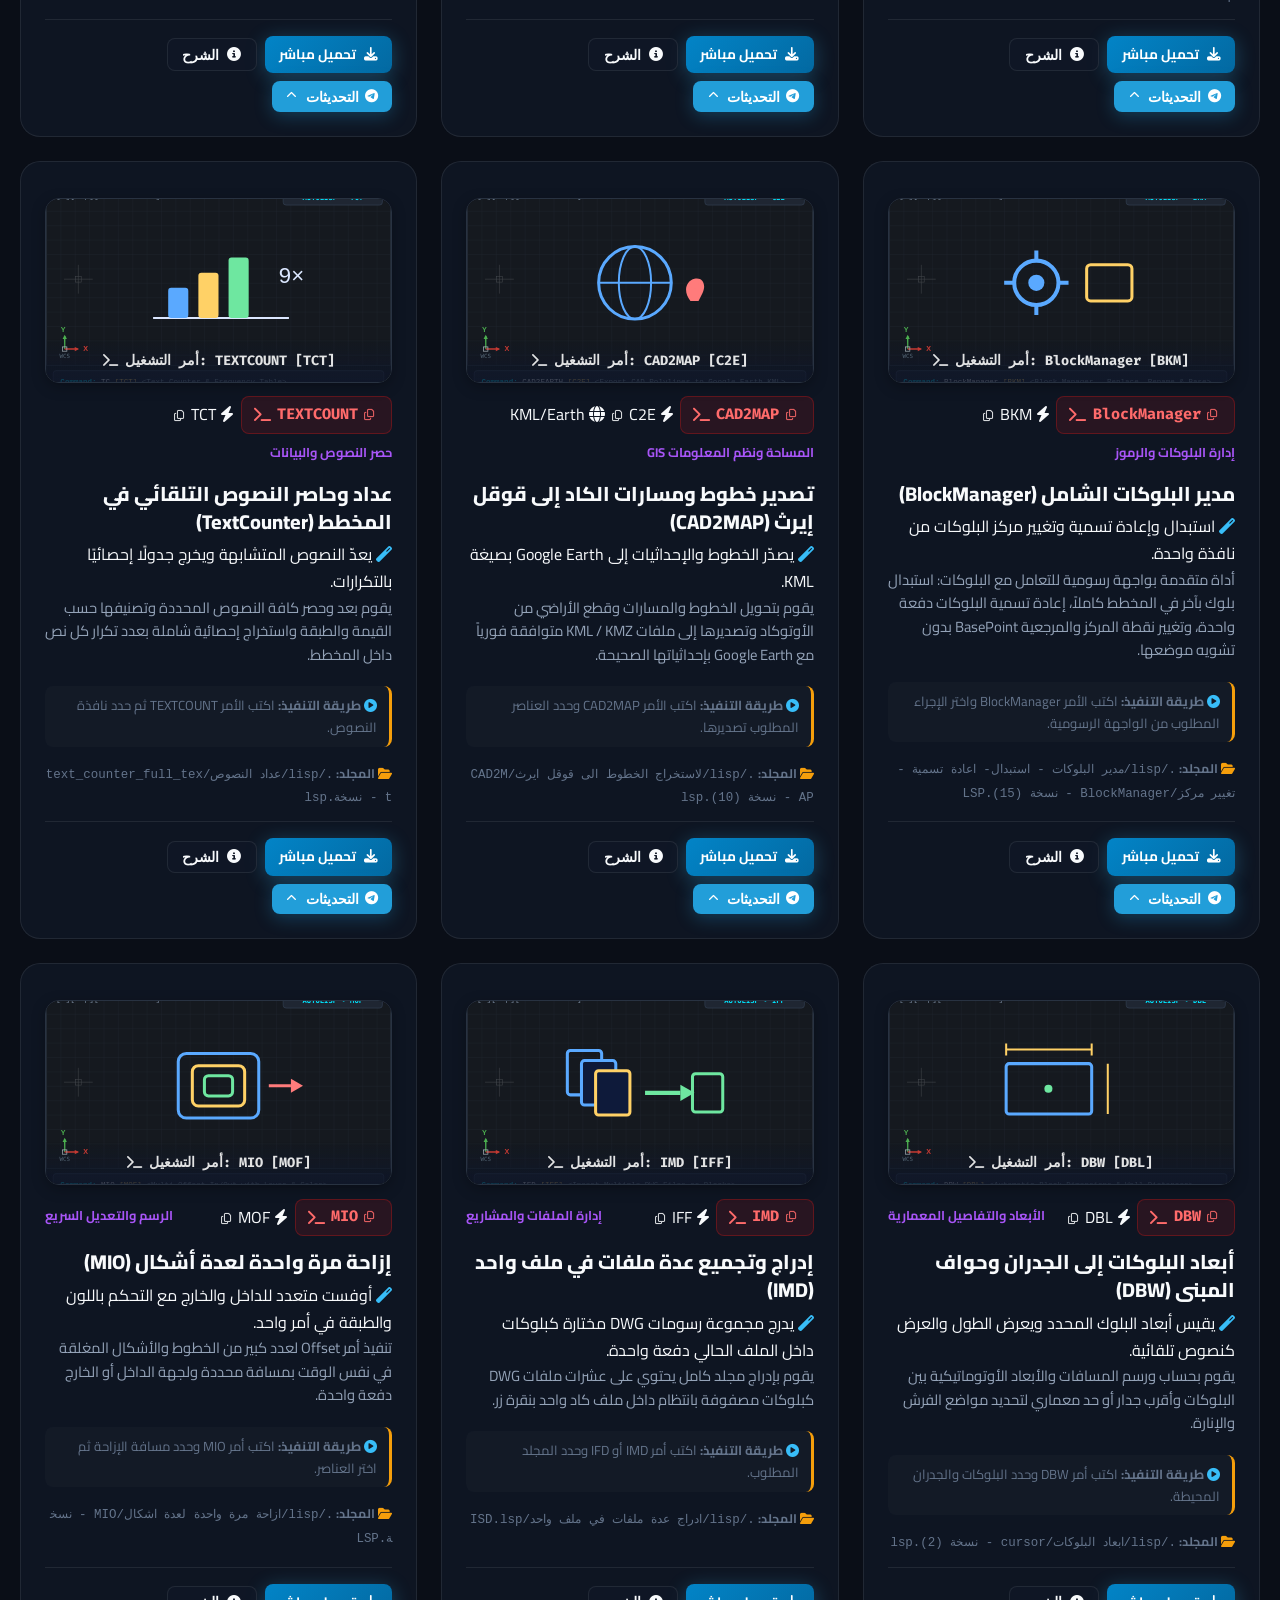
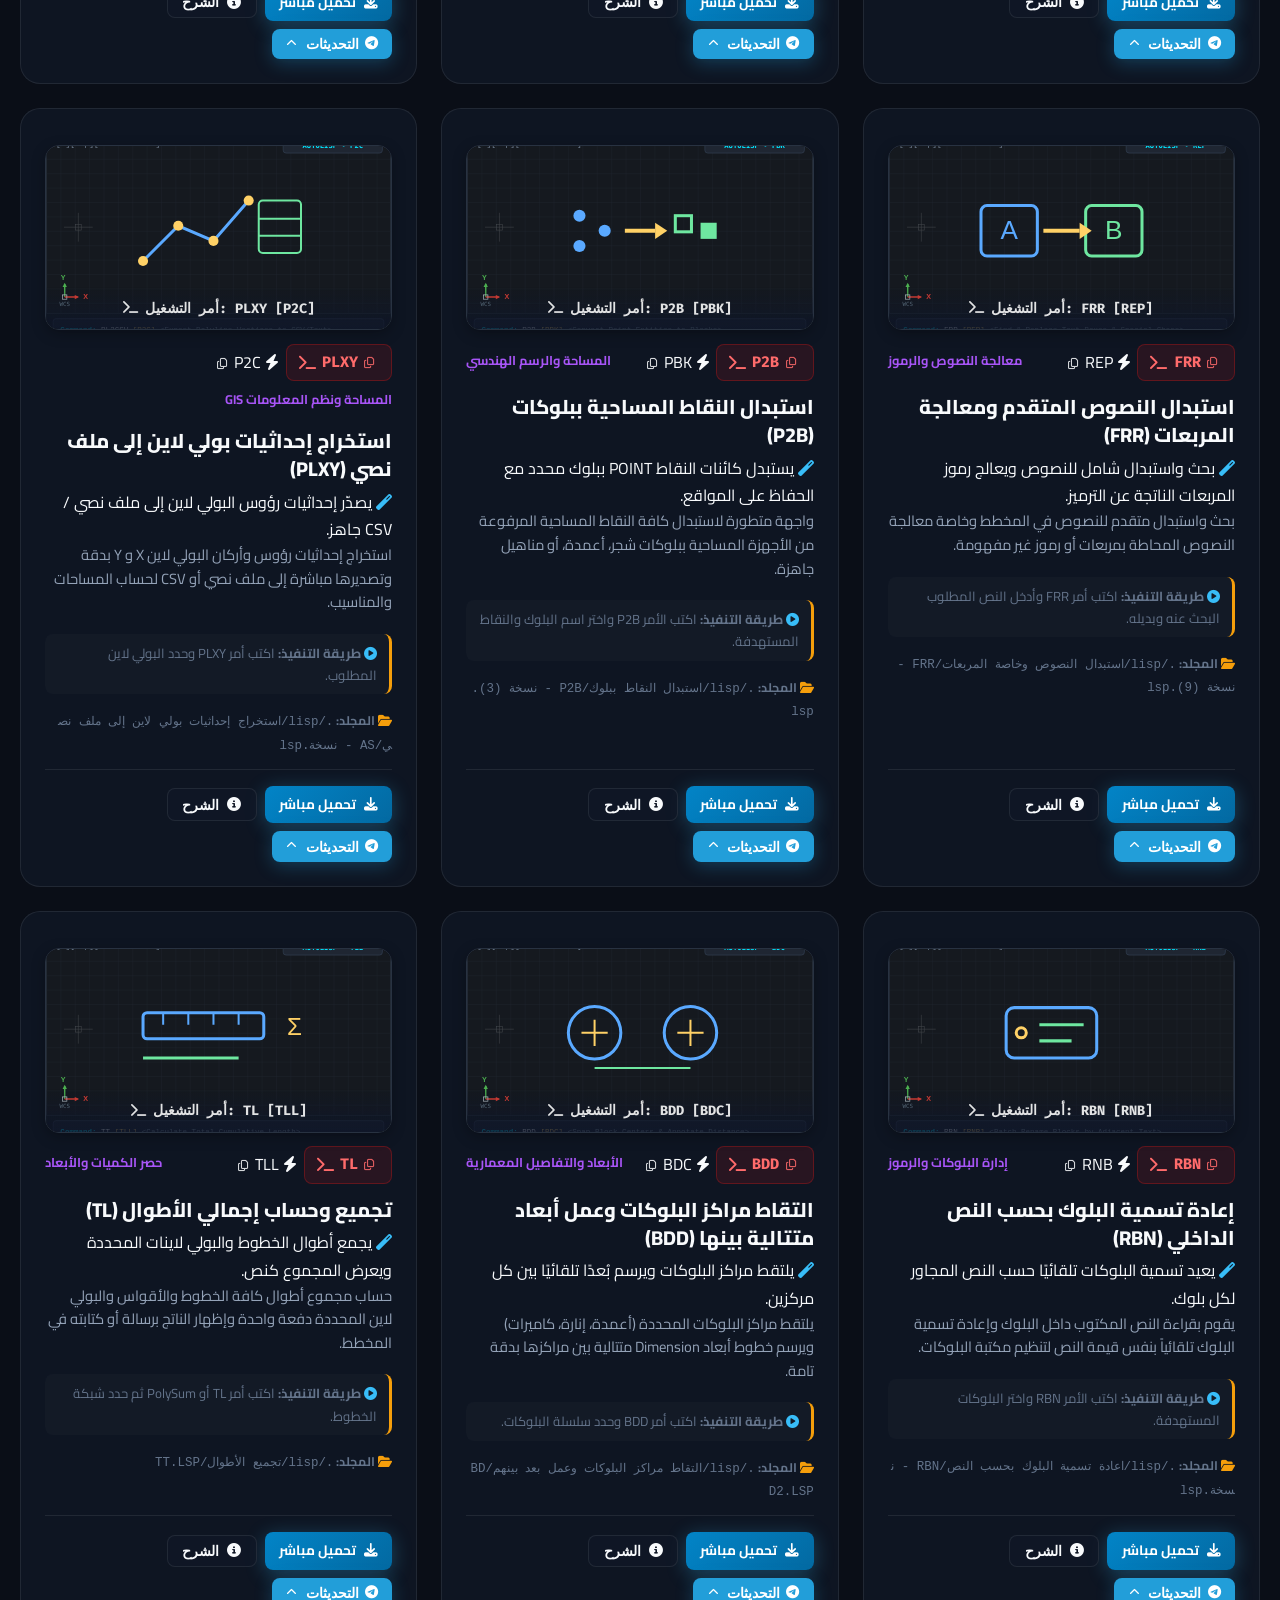
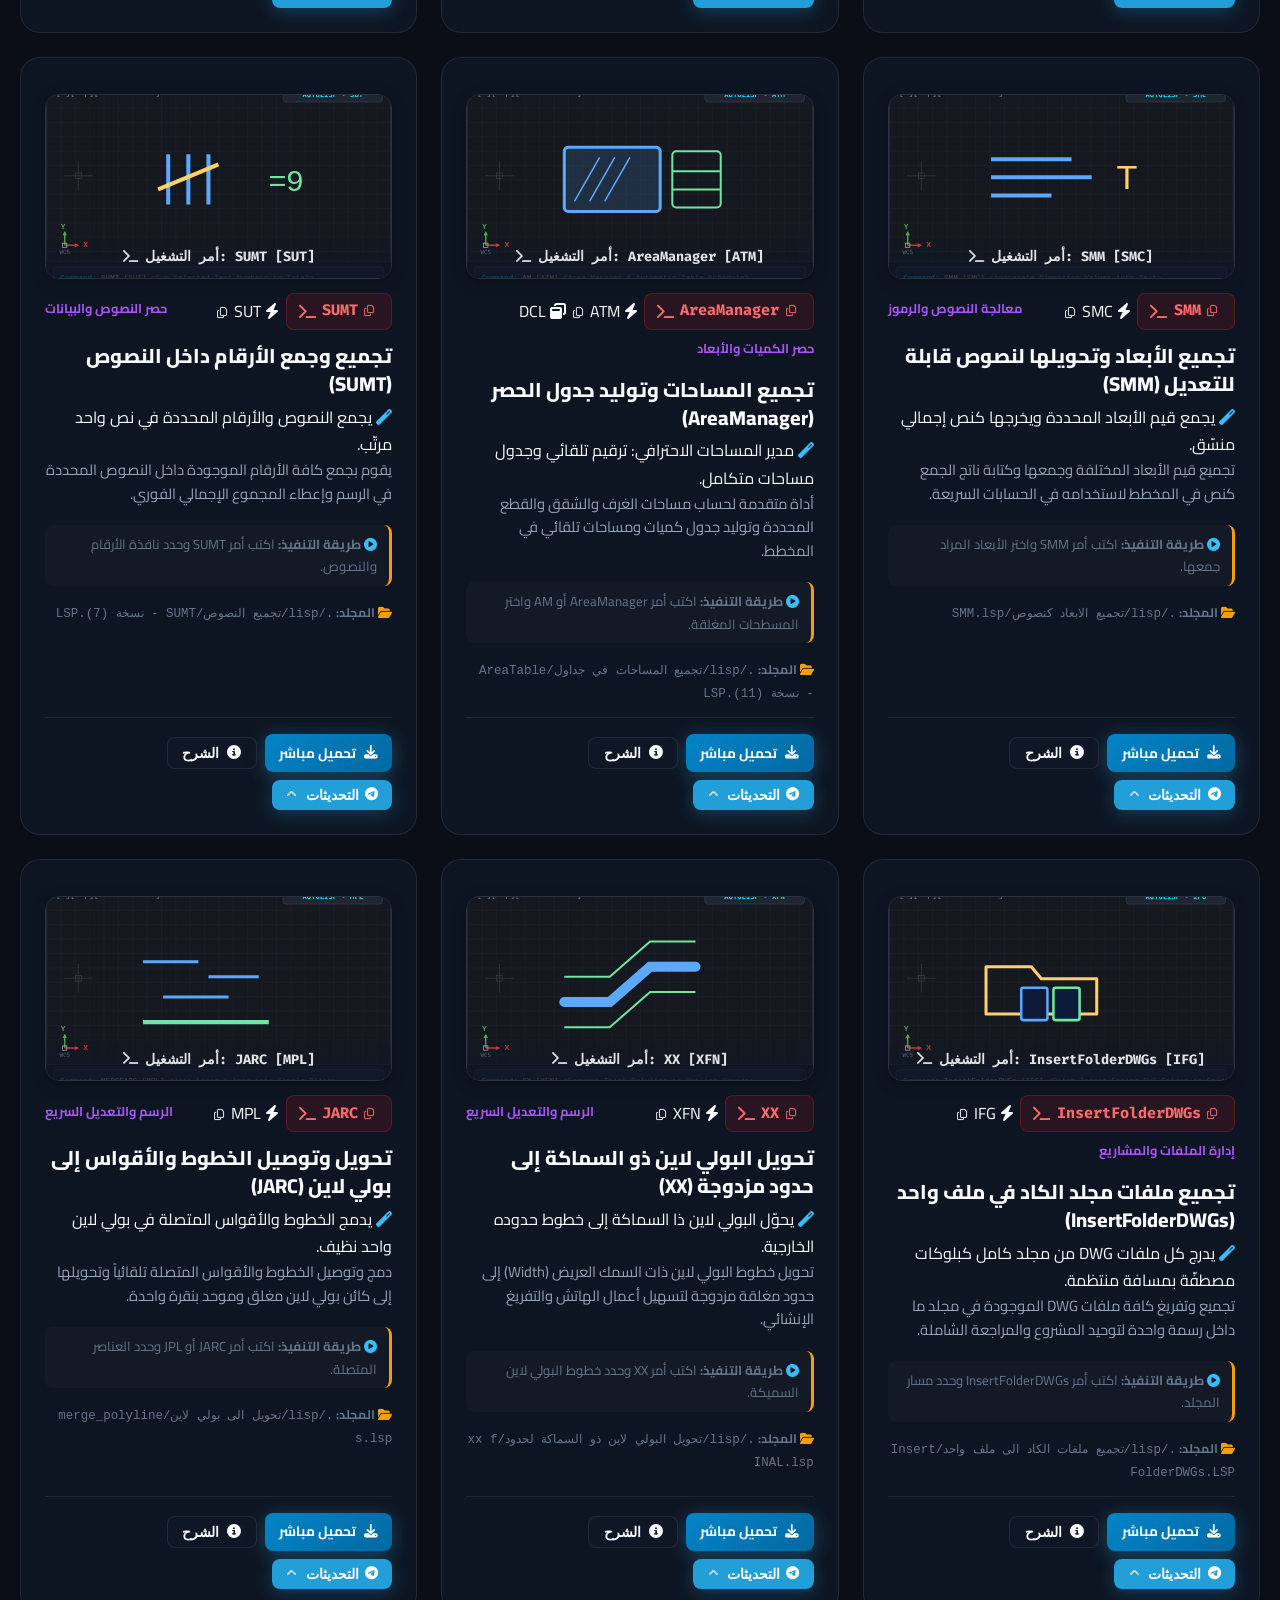
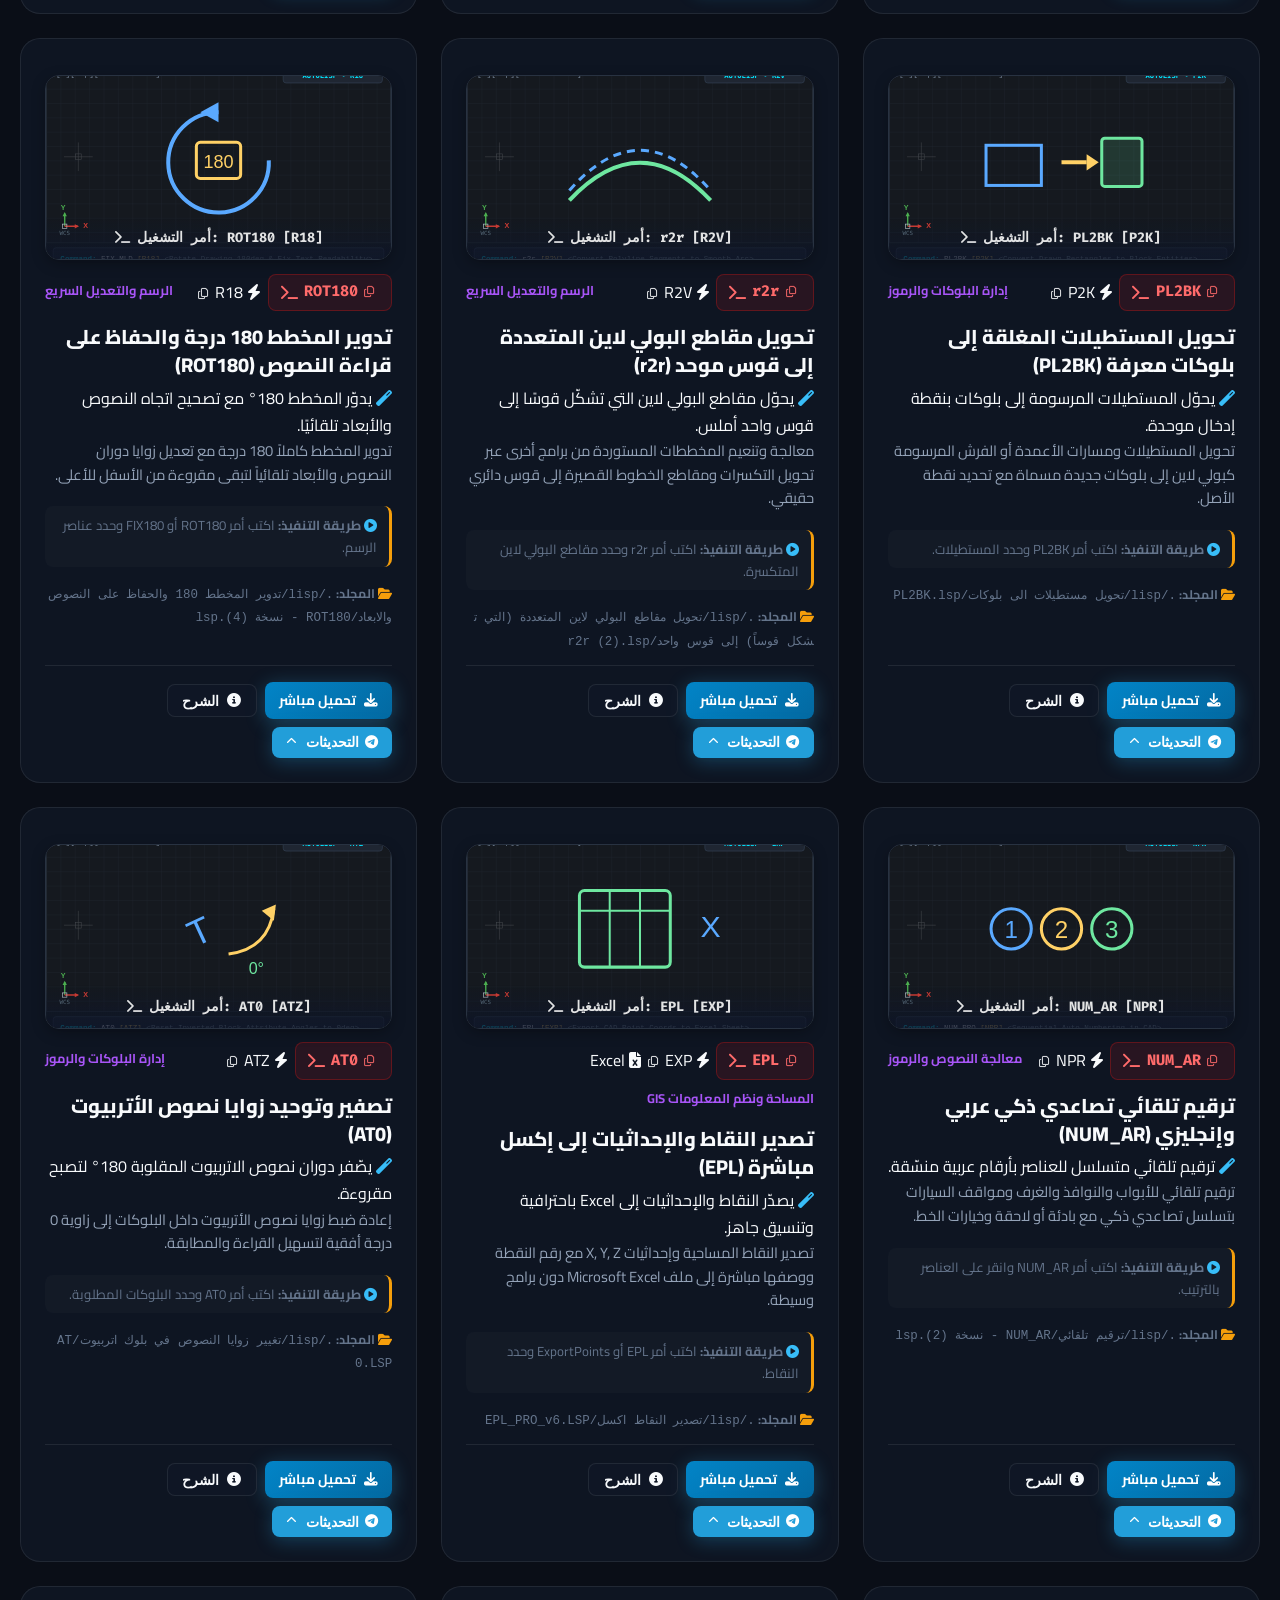
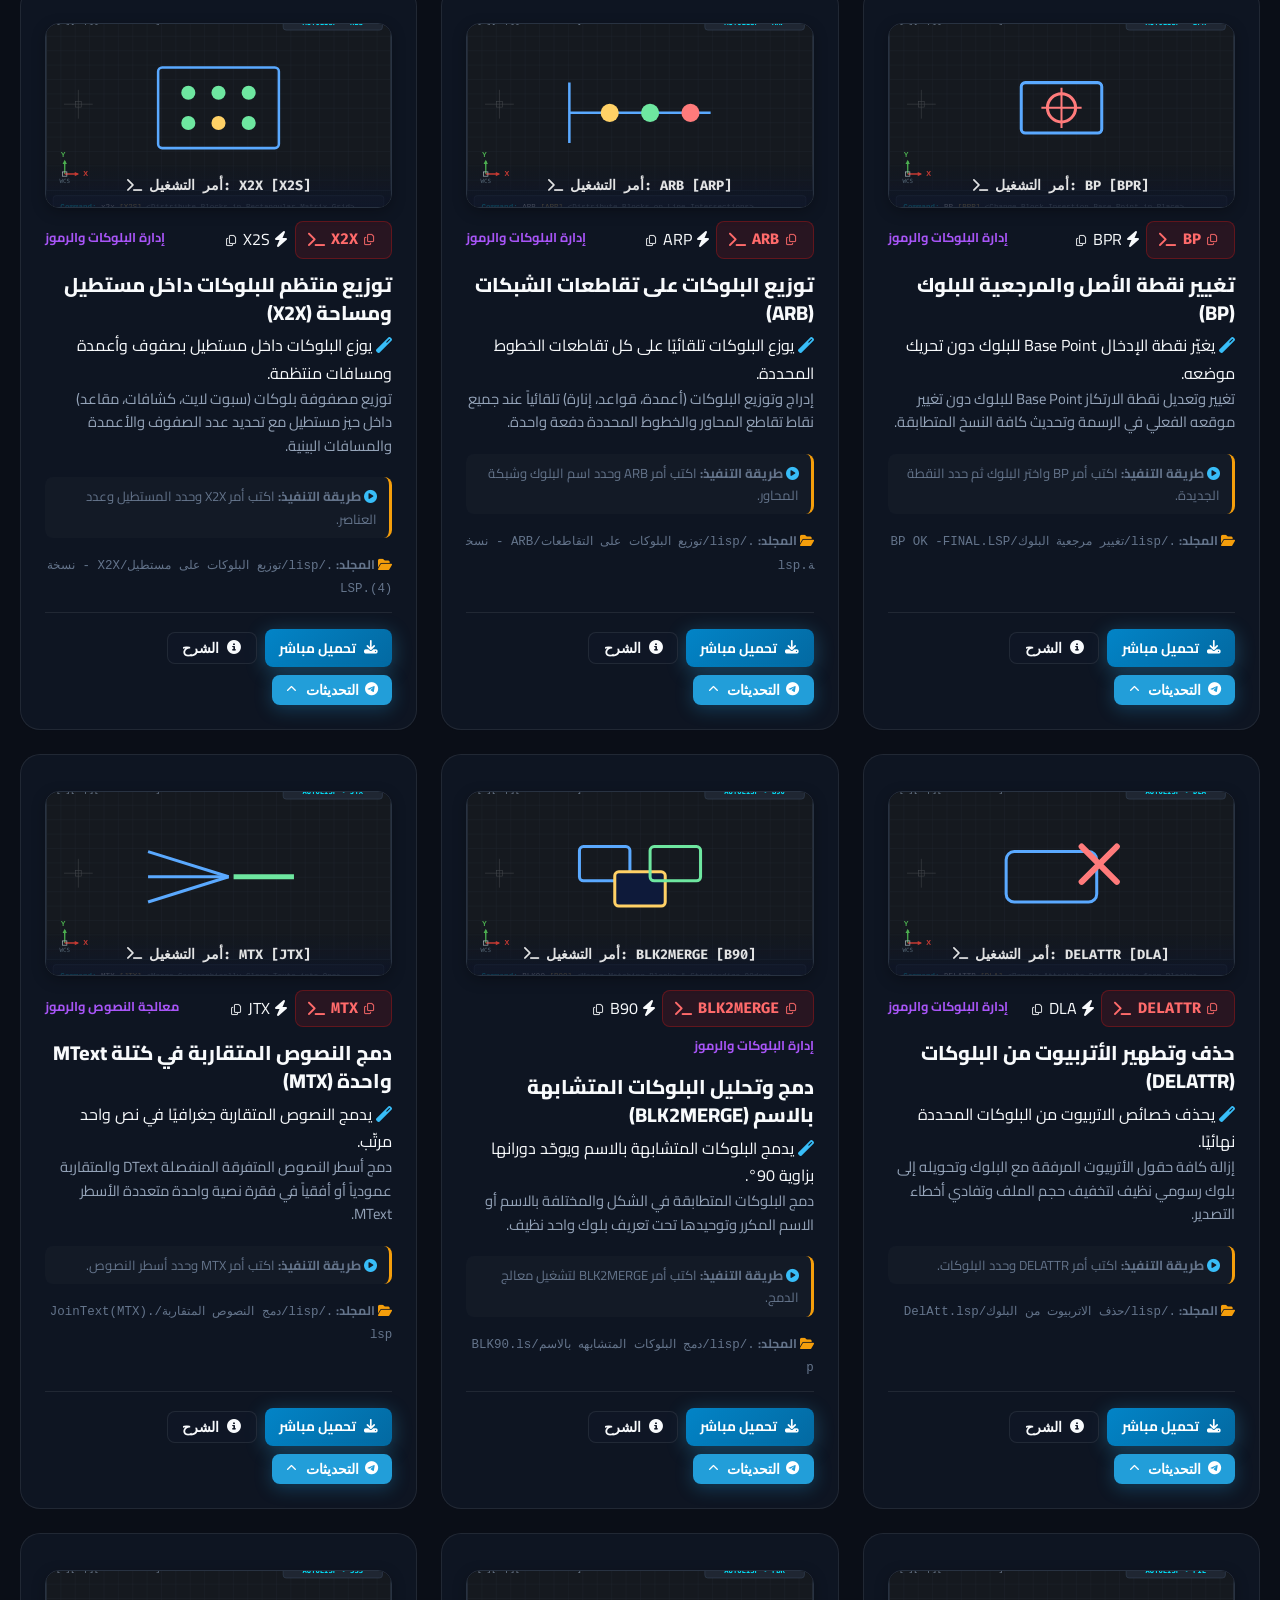
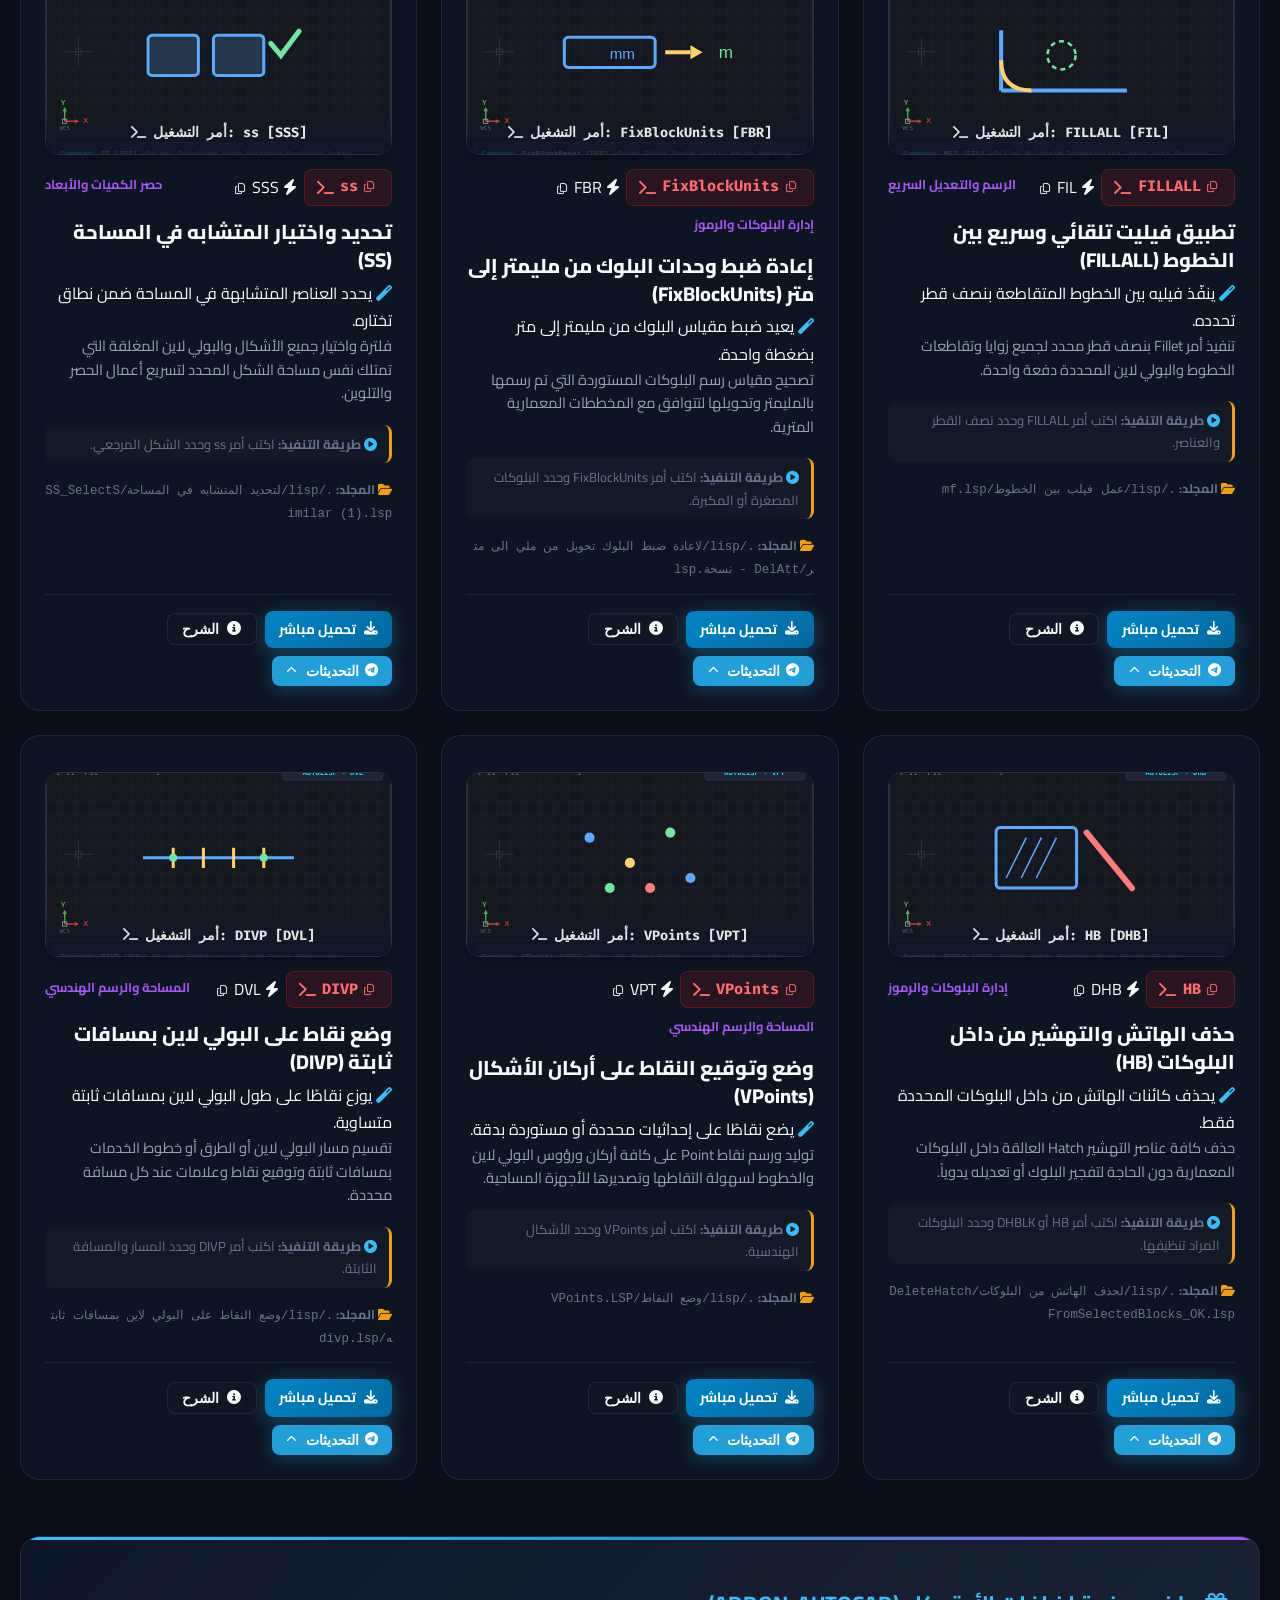
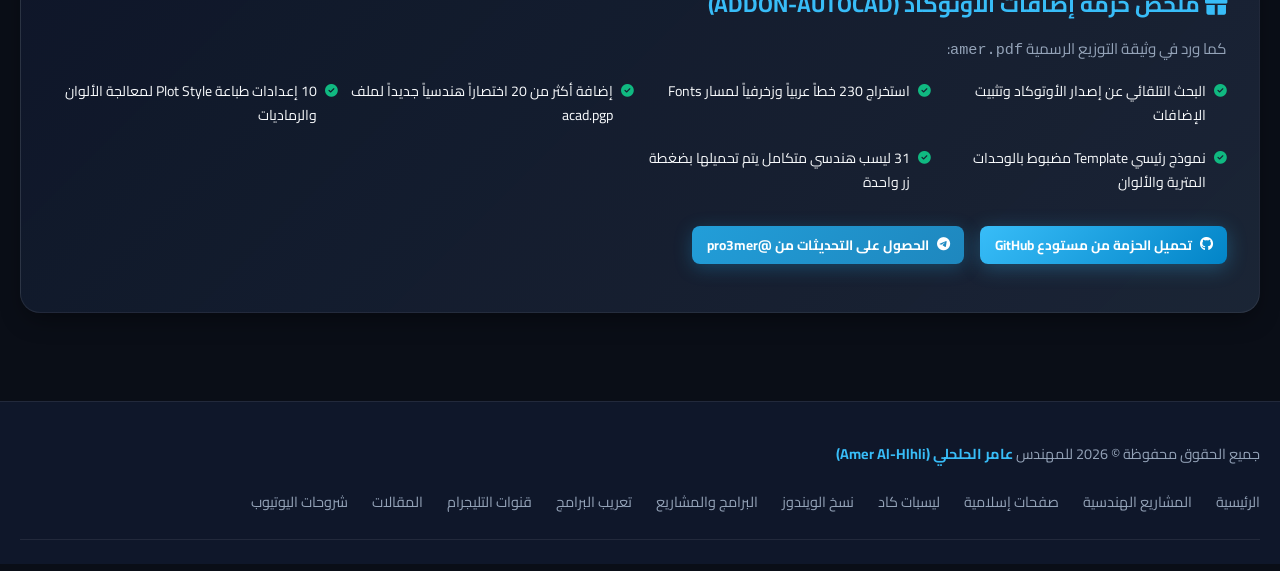
<file: lisps.html>
<!DOCTYPE html>
<html lang="ar" dir="rtl" data-theme="dark">
<head>
  <meta charset="UTF-8">
  <meta name="viewport" content="width=device-width, initial-scale=1.0">
  <title>مكتبة ليسبات الأوتوكاد الذكية | م. عامر الحلحلي</title>
  
  <meta name="description" content="مكتبة ليسبات وأدوات أوتوكاد الذكية للمهندس عامر الحلحلي - أوامر AutoLISP جاهزة لتسريع الرسم، حصر الكميات، توليد التخطيطات، إدارة البلوكات وتصدير الإحداثيات لقوقل إيرث.">
  <meta name="keywords" content="ليسبات اوتوكاد, AutoLISP, عامر الحلحلي, D:\ذكاء\ليسبات, AL3MERLG, DimTable, asd, CAD2MAP, حصر كميات كاد">
  <link rel="canonical" href="https://alhlhli.github.io/lisps.html">

  <link rel="icon" href="data:image/svg+xml,<svg xmlns=%22http://www.w3.org/2000/svg%22 viewBox=%220 0 100 100%22><text y=%22.9em%22 font-size=%2290%22>📐</text></svg>">
  <link rel="preconnect" href="https://fonts.googleapis.com">
  <link rel="preconnect" href="https://fonts.gstatic.com" crossorigin>
  <link rel="stylesheet" href="https://cdnjs.cloudflare.com/ajax/libs/font-awesome/6.5.2/css/all.min.css">
  <link rel="stylesheet" href="css/style.css">
</head>
<body>

  <!-- الهيدر الموحد -->
  <header class="site-header">
    <div class="container nav-container">
      <a href="index.html" class="logo-area">
        <div class="logo-badge">AH</div>
        <div class="logo-text">
          <span class="logo-title">م. عامر الحلحلي</span>
          <span class="logo-subtitle">Amer Al-Hlhli</span>
        </div>
      </a>

      <nav class="nav-links">
        <a href="index.html" class="nav-link"><i class="fas fa-home"></i> الرئيسية</a>
        <a href="engineering.html" class="nav-link"><i class="fas fa-building"></i> المشاريع الهندسية</a>
        <a href="islamic.html" class="nav-link"><i class="fas fa-quran"></i> صفحات إسلامية</a>
        <a href="lisps.html" class="nav-link active"><i class="fas fa-drafting-compass"></i> ليسبات كاد</a>
        <a href="windows.html" class="nav-link"><i class="fab fa-windows"></i> نسخ الويندوز</a>
        <a href="programs.html" class="nav-link"><i class="fas fa-laptop-code"></i> البرامج والمشاريع</a>
        <a href="localization.html" class="nav-link"><i class="fas fa-language"></i> تعريب البرامج</a>
        <a href="telegram.html" class="nav-link"><i class="fab fa-telegram-plane"></i> قنوات التليجرام</a>
        <a href="articles.html" class="nav-link"><i class="fas fa-newspaper"></i> المقالات</a>
        <a href="youtube.html" class="nav-link"><i class="fab fa-youtube"></i> شروحات اليوتيوب</a>
      </nav>

      <div class="nav-actions">
        <button id="themeToggleBtn" class="btn-icon" title="تبديل المظهر" aria-label="تبديل المظهر">
          <i class="fas fa-sun"></i>
        </button>
        <a href="https://www.youtube.com/@hlhli?sub_confirmation=1" target="_blank" rel="noopener" class="btn-icon" title="قناة اليوتيوب @hlhli" aria-label="يوتيوب">
          <i class="fab fa-youtube" style="color:#ff0000;"></i>
        </a>
        <a href="https://t.me/pro3mer" target="_blank" rel="noopener" class="btn btn-telegram btn-sm">
          <i class="fab fa-telegram-plane"></i> قناة pro3mer
        </a>
        <button id="mobileMenuToggle" class="btn-icon mobile-menu-toggle" aria-label="القائمة">
          <i class="fas fa-bars"></i>
        </button>
      </div>
    </div>
  </header>

  <!-- الترويسة والوصف -->
  <section class="section-wrapper" style="padding: 2.5rem 0 1.5rem;">
    <div class="container">
      <div style="text-align: center; max-width: 850px; margin: 0 auto 2rem;">
        <span class="hero-tag"><i class="fas fa-folder-open"></i> مستودع الليسبات الأصلي: D:\ذكاء\ليسبات</span>
        <h1 style="font-size: 2.4rem; font-weight: 900; margin: 0.5rem 0 1rem; color: var(--text-main);">
          مكتبة ليسبات وأدوات أوتوكاد الذكية (AutoLISP)
        </h1>
        <p style="color: var(--text-muted); font-size: 1.05rem; line-height: 1.8;">
          أوامر وبرمجيات AutoLISP مطورة ومختارة لتوفير ساعات من العمل المتكرر في برامج AutoCAD و Civil 3D. تشمل حصر الكميات، توليد التخطيطات، استخراج الأبعاد، تصدير الإحداثيات لقوقل إيرث، وإدارة وتوحيد ألوان المخططات.
        </p>
      </div>

      <!-- صندوق الدليل الشامل لطريقة استخدام الليسبات بشكل عام -->
      <div class="lisp-guide-card" style="margin-bottom: 2.5rem; background: var(--bg-card); border: 1px solid var(--border-color); border-radius: var(--radius-lg); padding: 1.75rem; box-shadow: var(--shadow-md);">
        <div style="display: flex; align-items: center; justify-content: space-between; flex-wrap: wrap; gap: 1rem; border-bottom: 1px solid var(--border-color); padding-bottom: 1rem; margin-bottom: 1.25rem;">
          <div>
            <h2 style="font-size: 1.35rem; font-weight: 800; color: var(--text-main); margin: 0; display: flex; align-items: center; gap: 0.6rem;">
              <i class="fas fa-book-reader" style="color: var(--accent-cyan);"></i>
              طريقة استخدام وتحميل ليسبات الأوتوكاد (AutoLISP Guide)
            </h2>
            <p style="color: var(--text-muted); font-size: 0.92rem; margin: 0.35rem 0 0;">
              دليل عملي للمهندسين والمصممين لتشغيل وحفظ ملفات الليسب (.lsp) داخل AutoCAD بكفاءة وسرعة
            </p>
          </div>
          <span class="badge-primary" style="font-size: 0.85rem; padding: 0.35rem 0.85rem; border-radius: var(--radius-full);">
            <i class="fas fa-magic"></i> 3 طرق سهلة للتشغيل
          </span>
        </div>

        <div class="lisp-steps-grid" style="display: grid; grid-template-columns: repeat(auto-fit, minmax(280px, 1fr)); gap: 1rem;">
          <!-- الطريقة الأولى -->
          <div class="guide-step-card" style="background: rgba(255,255,255,0.02); border: 1px solid var(--border-color); border-radius: var(--radius-md); padding: 1.1rem; position: relative;">
            <div style="display: flex; align-items: center; gap: 0.6rem; margin-bottom: 0.6rem;">
              <span style="background: rgba(56, 189, 248, 0.15); color: var(--accent-cyan); width: 32px; height: 32px; border-radius: 50%; display: flex; align-items: center; justify-content: center; font-weight: 800; font-size: 0.95rem;">1</span>
              <strong style="color: var(--text-main); font-size: 1rem;">التحميل السريع (أمر APPLOAD)</strong>
            </div>
            <p style="color: var(--text-muted); font-size: 0.88rem; line-height: 1.7; margin: 0;">
              اكتب في سطر أوامر الأوتوكاد <code>APPLOAD</code> أو اختصار <code>AP</code> واضغط <strong>Enter</strong>، ثم حدد ملف الليسب وانقر على <strong>Load</strong> لتشغيله في الجلسة الحالية.
            </p>
          </div>

          <!-- الطريقة الثانية -->
          <div class="guide-step-card" style="background: rgba(255,255,255,0.02); border: 1px solid var(--border-color); border-radius: var(--radius-md); padding: 1.1rem; position: relative;">
            <div style="display: flex; align-items: center; gap: 0.6rem; margin-bottom: 0.6rem;">
              <span style="background: rgba(16, 185, 129, 0.15); color: var(--accent-emerald); width: 32px; height: 32px; border-radius: 50%; display: flex; align-items: center; justify-content: center; font-weight: 800; font-size: 0.95rem;">2</span>
              <strong style="color: var(--text-main); font-size: 1rem;">التحميل التلقائي (Startup Suite)</strong>
            </div>
            <p style="color: var(--text-muted); font-size: 0.88rem; line-height: 1.7; margin: 0;">
              من نافذة <code>APPLOAD</code>، اضغط على أيقونة الحقيبة <strong>Contents...</strong> تحت قسم <strong>Startup Suite</strong> وأضف ملف الليسب ليعمل تلقائياً مع فتح الأوتوكاد دوماً.
            </p>
          </div>

          <!-- الطريقة الثالثة -->
          <div class="guide-step-card" style="background: rgba(255,255,255,0.02); border: 1px solid var(--border-color); border-radius: var(--radius-md); padding: 1.1rem; position: relative;">
            <div style="display: flex; align-items: center; gap: 0.6rem; margin-bottom: 0.6rem;">
              <span style="background: rgba(245, 158, 11, 0.15); color: var(--accent-orange); width: 32px; height: 32px; border-radius: 50%; display: flex; align-items: center; justify-content: center; font-weight: 800; font-size: 0.95rem;">3</span>
              <strong style="color: var(--text-main); font-size: 1rem;">السحب والإفلات (Drag & Drop)</strong>
            </div>
            <p style="color: var(--text-muted); font-size: 0.88rem; line-height: 1.7; margin: 0;">
              اسحب ملف الليسب المُنزل بالماوس وأسقطه مباشرة داخل شاشة الرسم في AutoCAD وسيتم تحميله فوراً لتكتب بعدها أمر التشغيل.
            </p>
          </div>
        </div>

        <!-- نصائح تنفيذ الأمر وحل رسائل الأمان -->
        <div style="margin-top: 1.25rem; padding-top: 1.25rem; border-top: 1px dashed var(--border-color); display: grid; grid-template-columns: repeat(auto-fit, minmax(300px, 1fr)); gap: 1rem;">
          <div style="display: flex; gap: 0.75rem; align-items: flex-start;">
            <i class="fas fa-terminal" style="color: var(--accent-cyan); font-size: 1.1rem; margin-top: 3px;"></i>
            <div style="font-size: 0.88rem; color: var(--text-muted); line-height: 1.7;">
              <strong style="color: var(--text-main);">تنفيذ الأمر:</strong> كل بطاقة أدناه تحتوي على زر أمر التشغيل الخاص بها (مثل: <code>AL3MERLG</code> أو <code>DimTable</code>)، انقر على الزر لنسخه والصقه في شريط أوامر الأوتوكاد.
            </div>
          </div>
          <div style="display: flex; gap: 0.75rem; align-items: flex-start;">
            <i class="fas fa-shield-alt" style="color: var(--accent-emerald); font-size: 1.1rem; margin-top: 3px;"></i>
            <div style="font-size: 0.88rem; color: var(--text-muted); line-height: 1.7;">
              <strong style="color: var(--text-main);">المسارات الموثوقة (Trusted Locations):</strong> لتفادي رسالة التحذير الأمنية، اكتب <code>OPTIONS</code> &larr; تبويب <code>Files</code> &larr; <code>Trusted Locations</code> وأضف مسار مجلد <code>lisp</code>.
            </div>
          </div>
        </div>
      </div>

      <!-- شريط البحث والفلترة الخاص بالليسبات -->
      <div class="toolbar-wrapper" style="margin-bottom: 2rem;">
        <div class="search-box">
          <i class="fas fa-search"></i>
          <input type="text" id="pageSearchInput" class="search-input" placeholder="ابحث باسم الليسب، أمر التشغيل، أو الاختصار السريع (مثلاً: SLY, DBL, MOF, DimTable, asd)..." autocomplete="off">
        </div>

        <div class="filter-pills">
          <button class="filter-btn active" data-filter="all"><i class="fas fa-th-large"></i> كل الليسبات (39)</button>
          <button class="filter-btn" data-filter="حصر,كميات,بيانات"><i class="fas fa-calculator"></i> حصر الكميات والجداول</button>
          <button class="filter-btn" data-filter="مساحة,أبعاد,تفاصيل"><i class="fas fa-ruler-combined"></i> المساحة والأبعاد</button>
          <button class="filter-btn" data-filter="رسم,تعديل"><i class="fas fa-magic"></i> الرسم والتعديل السريع</button>
          <button class="filter-btn" data-filter="بلوك,رموز"><i class="fas fa-cubes"></i> إدارة البلوكات والرموز</button>
          <button class="filter-btn" data-filter="gis,إيرث,خرائط"><i class="fas fa-globe-americas"></i> قوقل إيرث و GIS</button>
          <button class="filter-btn" data-filter="لوحات,مخططات,ملفات"><i class="fas fa-layer-group"></i> إخراج اللوحات والملفات</button>
        </div>
      </div>

      <!-- شبكة عرض الليسبات -->
      <div id="lispsFullGrid" class="cards-grid">
        <!-- يتم الحقن تلقائياً عبر app.js -->
      </div>
      <div class="no-results" style="display:none;"><i class="fas fa-search"></i><h3>لم يتم العثور على أي ليسب يطابق بحثك</h3></div>

      <!-- ملخص حزمة ADDON-AUTOCAD من amer.pdf -->
      <div class="contact-box" style="margin-top: 3.5rem; text-align: right;">
        <h3 style="color: var(--accent-cyan); font-size: 1.4rem; margin-bottom: 0.75rem;">
          <i class="fas fa-gift"></i> ملخص حزمة إضافات الأوتوكاد (ADDON-AUTOCAD)
        </h3>
        <p style="color: var(--text-muted); font-size: 0.95rem; line-height: 1.8; margin-bottom: 1rem;">
          كما ورد في وثيقة التوزيع الرسمية <code>amer.pdf</code>:
        </p>
        <ul class="features-list" style="display: grid; grid-template-columns: repeat(auto-fit, minmax(260px, 1fr)); gap: 0.75rem;">
          <li><i class="fas fa-check-circle"></i> <span>البحث التلقائي عن إصدار الأوتوكاد وتثبيت الإضافات</span></li>
          <li><i class="fas fa-check-circle"></i> <span>استخراج 230 خطاً عربياً وزخرفياً لمسار Fonts</span></li>
          <li><i class="fas fa-check-circle"></i> <span>إضافة أكثر من 20 اختصاراً هندسياً جديداً لملف acad.pgp</span></li>
          <li><i class="fas fa-check-circle"></i> <span>10 إعدادات طباعة Plot Style لمعالجة الألوان والرماديات</span></li>
          <li><i class="fas fa-check-circle"></i> <span>نموذج رئيسي Template مضبوط بالوحدات المترية والألوان</span></li>
          <li><i class="fas fa-check-circle"></i> <span>31 ليسب هندسي متكامل يتم تحميلها بضغطة زر واحدة</span></li>
        </ul>
        <div style="margin-top: 1.5rem; display: flex; gap: 1rem; flex-wrap: wrap;">
          <a href="https://github.com/Alhlhli/ADDON-AUTOCAD" target="_blank" rel="noopener" class="btn btn-primary btn-sm">
            <i class="fab fa-github"></i> تحميل الحزمة من مستودع GitHub
          </a>
          <a href="https://t.me/pro3mer" target="_blank" rel="noopener" class="btn btn-telegram btn-sm">
            <i class="fab fa-telegram-plane"></i> الحصول على التحديثات من @pro3mer
          </a>
        </div>
      </div>

    </div>
  </section>

  <!-- الفوتر -->
  <footer class="site-footer">
    <div class="container">
      <div class="footer-content">
        <div class="footer-copy">
          جميع الحقوق محفوظة &copy; 2026 للمهندس <strong>عامر الحلحلي (Amer Al-Hlhli)</strong>
        </div>
        <div class="footer-links">
          <a href="index.html">الرئيسية</a>
          <a href="engineering.html">المشاريع الهندسية</a>
          <a href="islamic.html">صفحات إسلامية</a>
          <a href="lisps.html">ليسبات كاد</a>
          <a href="windows.html">نسخ الويندوز</a>
          <a href="programs.html">البرامج والمشاريع</a>
          <a href="localization.html">تعريب البرامج</a>
          <a href="telegram.html">قنوات التليجرام</a>
          <a href="articles.html">المقالات</a>
          <a href="youtube.html">شروحات اليوتيوب</a>
        </div>
      </div>
    </div>
  </footer>

  <!-- Modal تفاصيل الليسب -->
  <div id="detailsModal" class="modal-overlay" role="dialog" aria-modal="true" aria-labelledby="modalTitle">
    <div class="modal-container">
      <div class="modal-header">
        <div id="modalTitle" class="modal-title">تفاصيل الليسب</div>
        <button id="modalCloseBtn" class="modal-close-btn" aria-label="إغلاق"><i class="fas fa-times"></i></button>
      </div>
      <div id="modalBody" class="modal-body"></div>
      <div id="modalFooter" class="modal-footer"></div>
    </div>
  </div>

  <button id="backToTopBtn" class="back-to-top" title="العودة لأعلى" aria-label="أعلى"><i class="fas fa-arrow-up"></i></button>

  <script src="js/data.js"></script>
  <script src="js/app.js"></script>
</body>
</html>
</file>
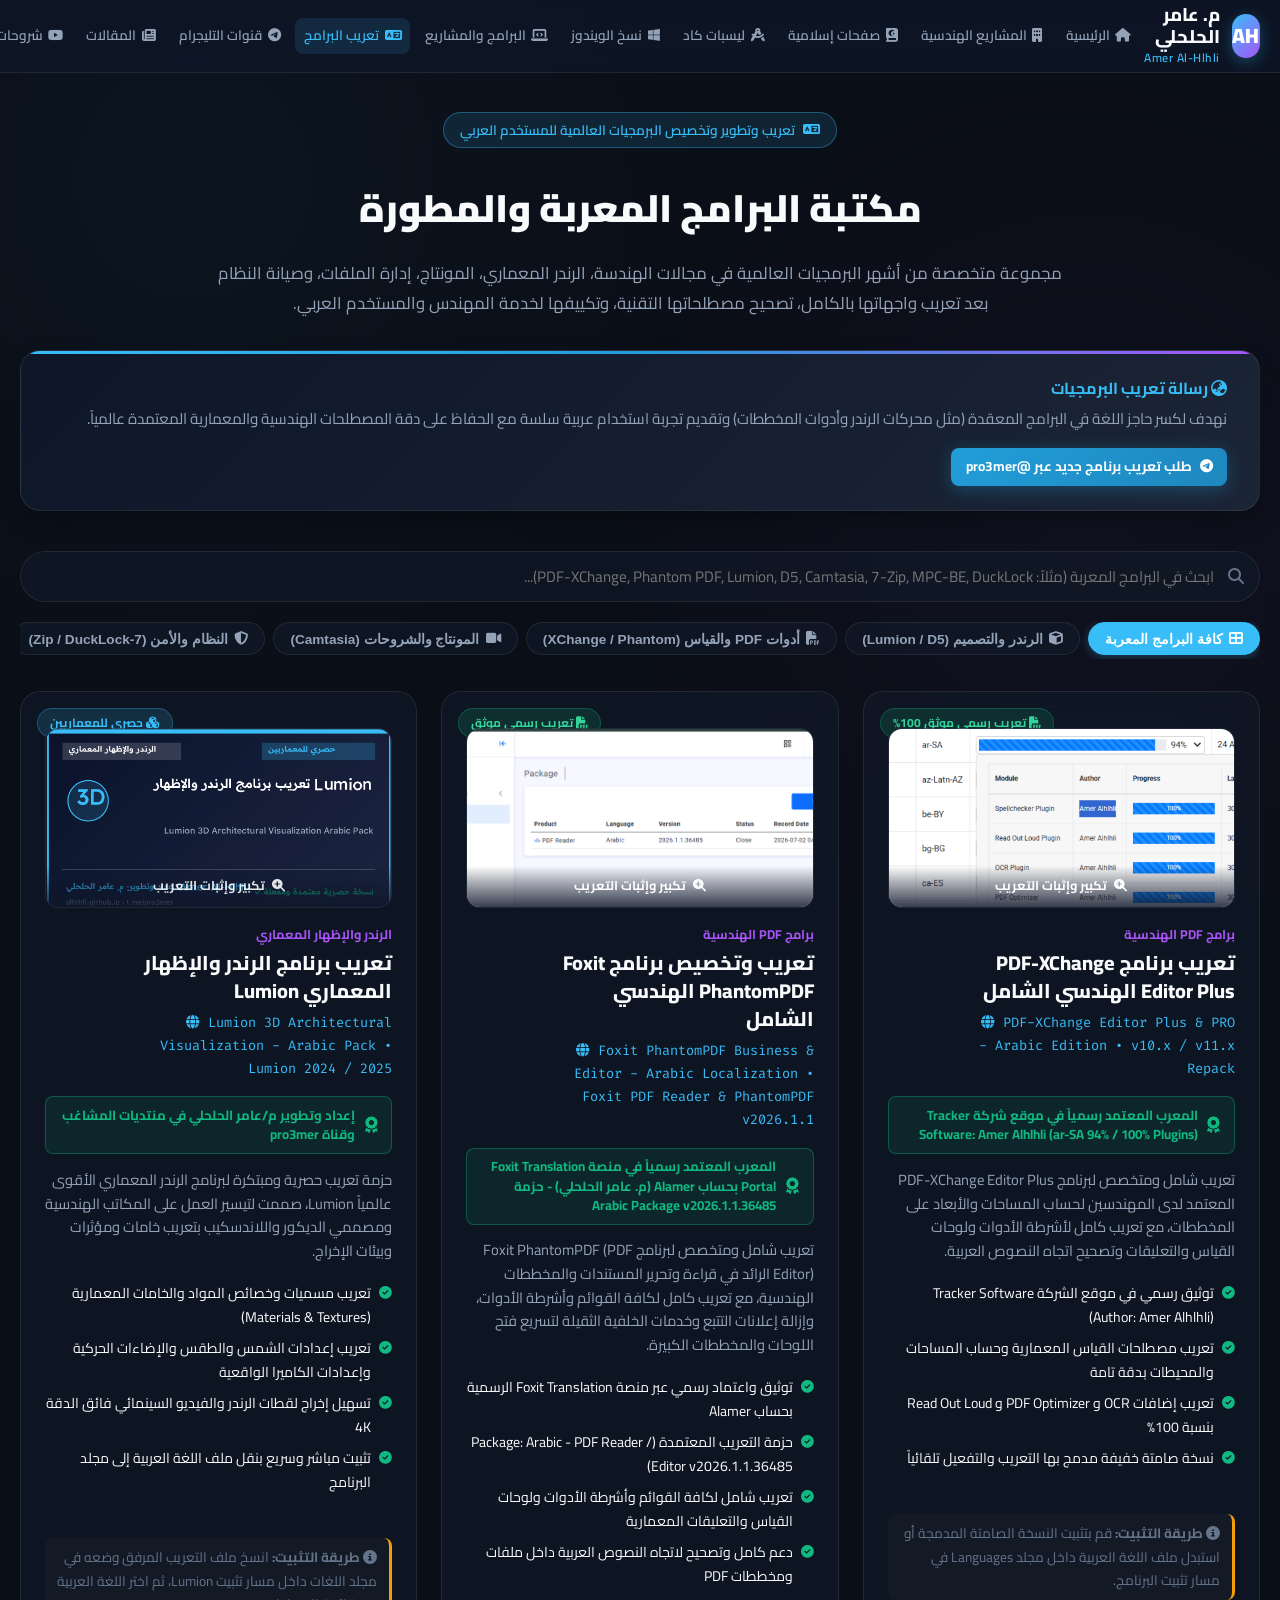
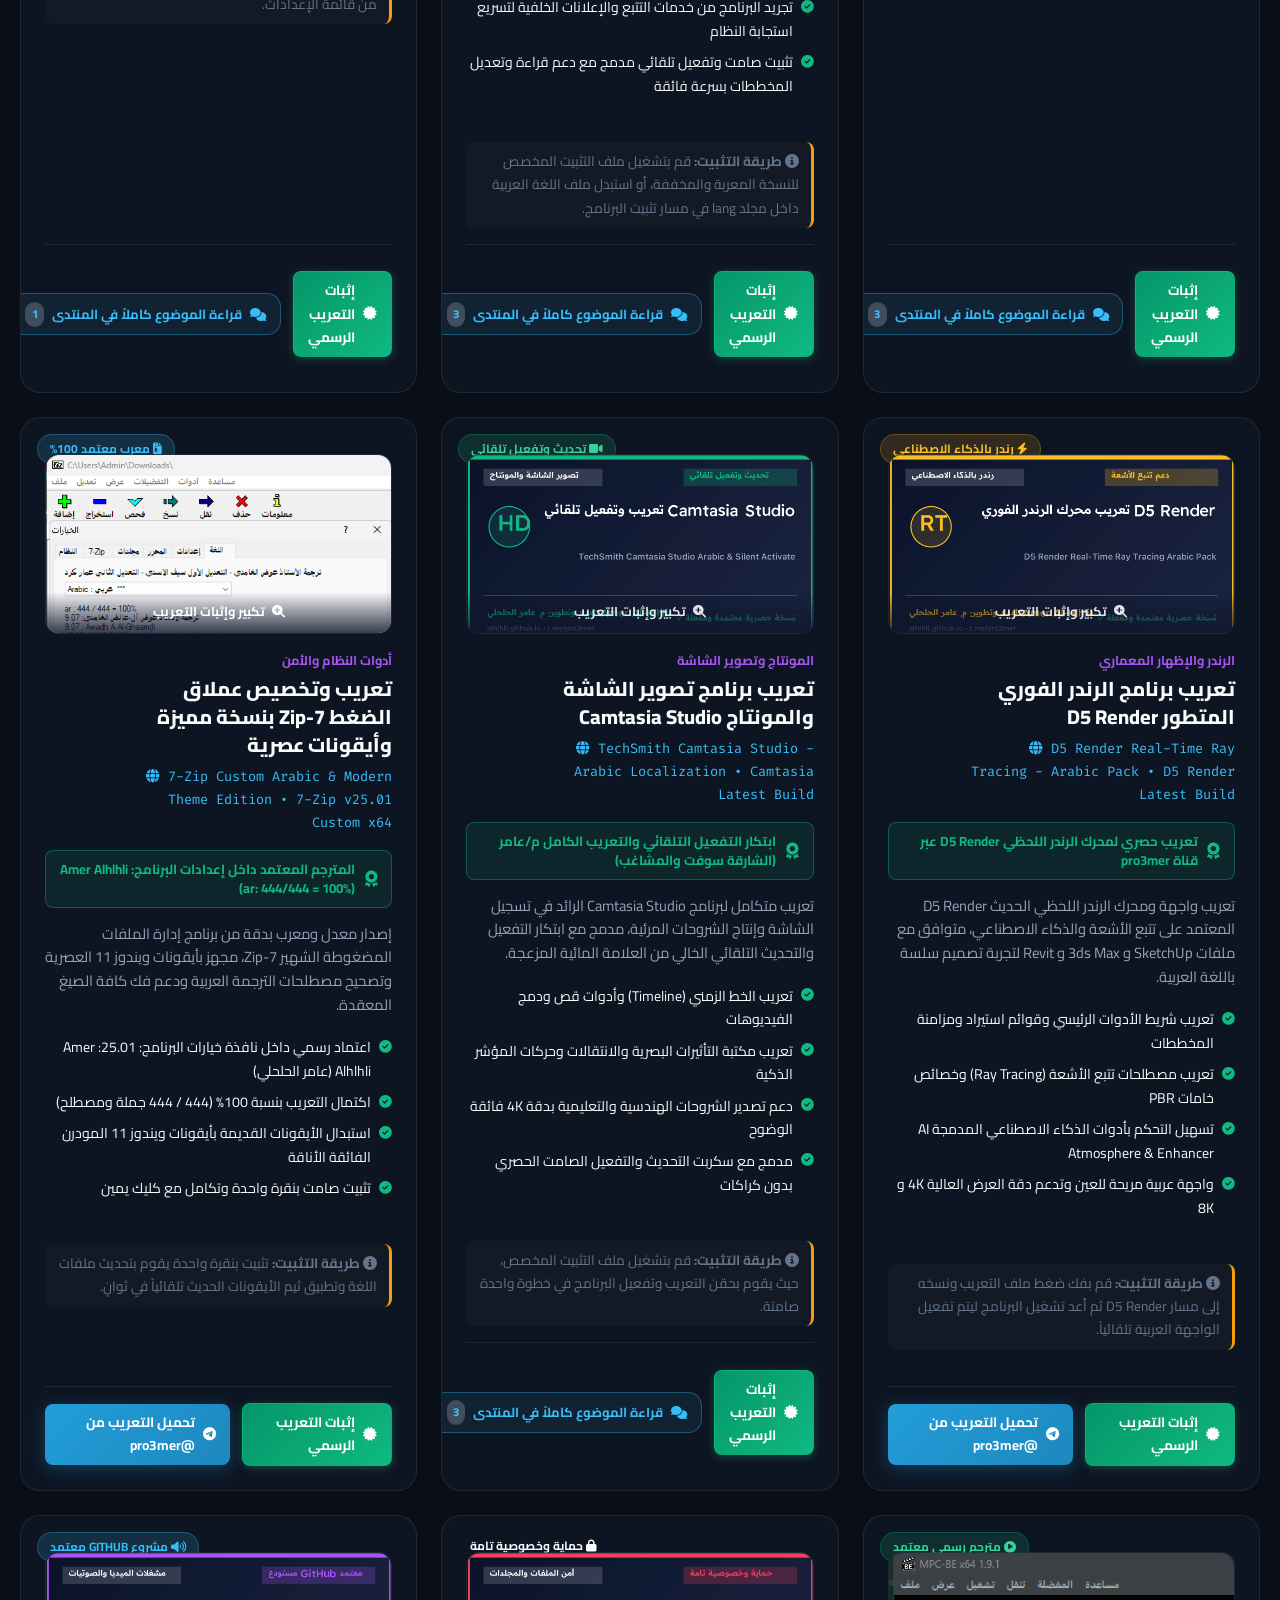
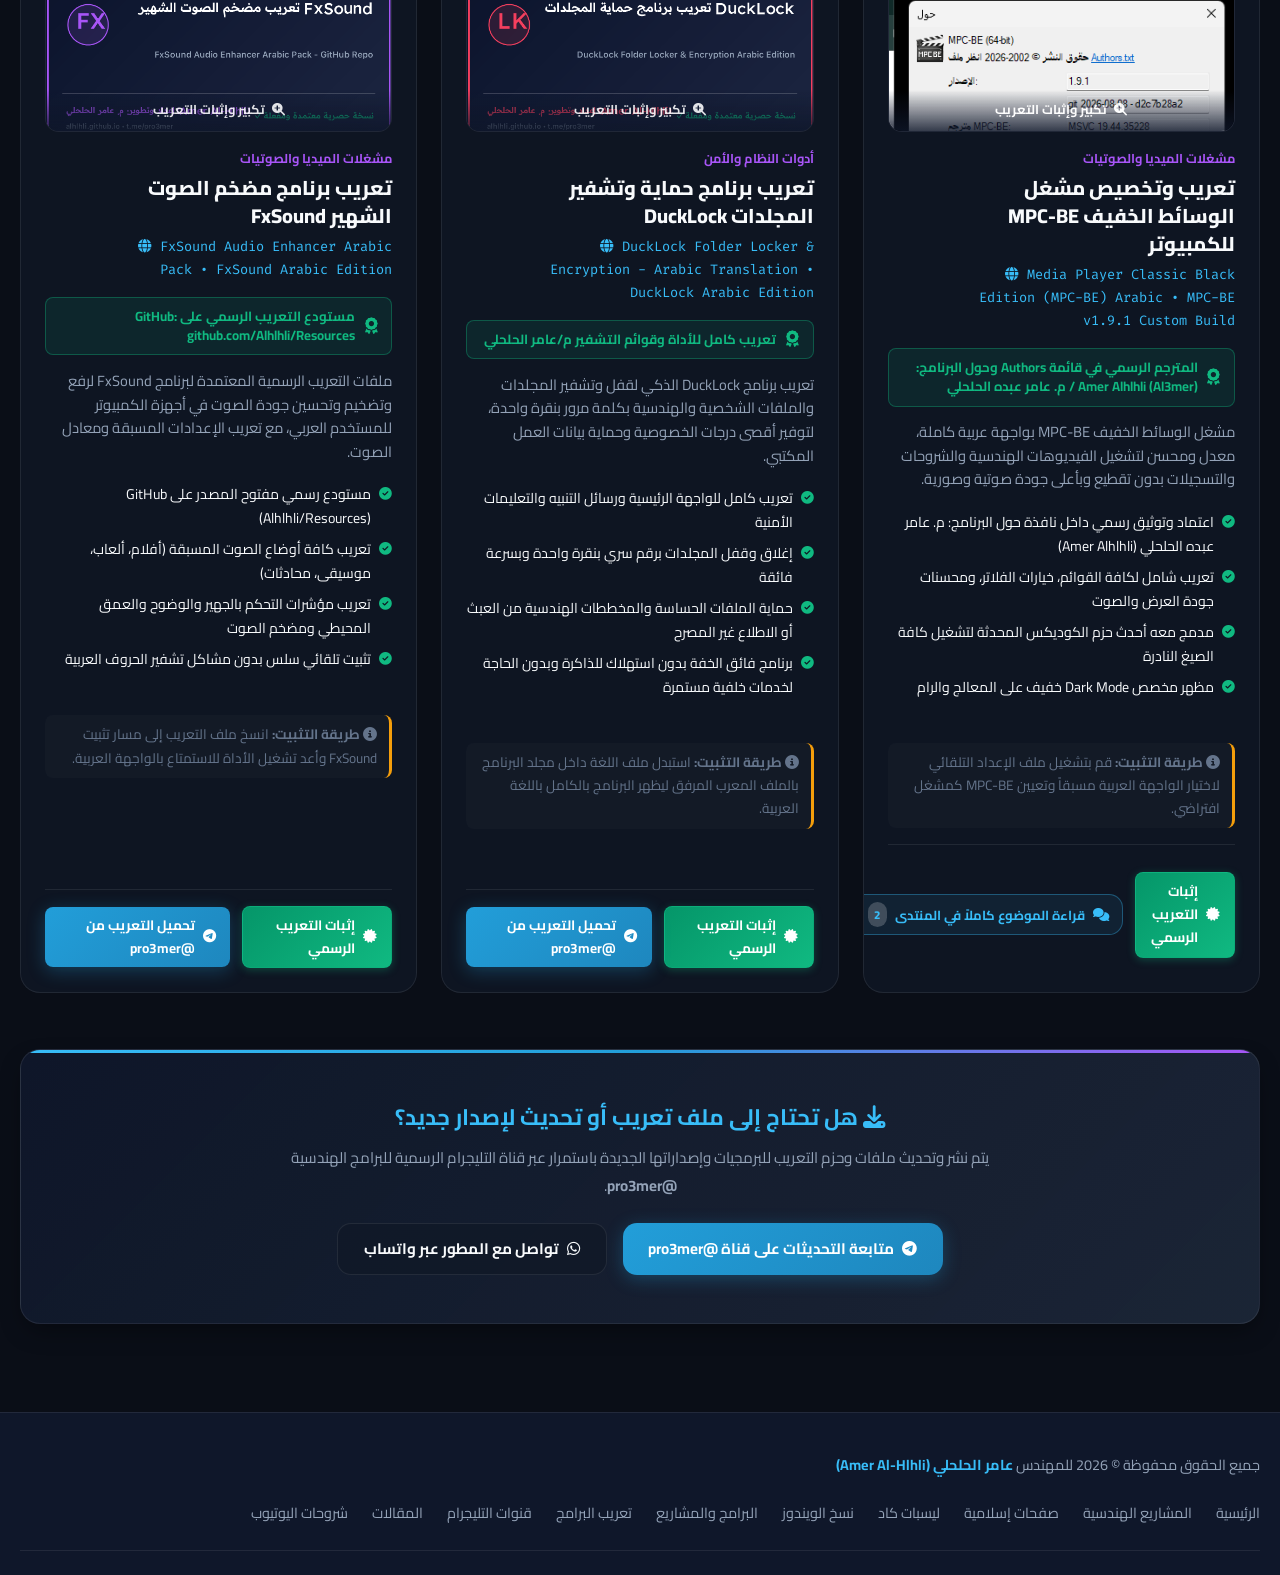
<file: localization.html>
<!DOCTYPE html>
<html lang="ar" dir="rtl" data-theme="dark">
<head>
  <meta charset="UTF-8">
  <meta name="viewport" content="width=device-width, initial-scale=1.0">
  <title>تعريب البرمجيات وتطوير الأدوات | م. عامر الحلحلي</title>
  
  <meta name="description" content="مكتبة البرامج المعربة والمخصصة للمهندس عامر الحلحلي - تعريب برامج PDF-XChange, Lumion, D5 Render, Camtasia, 7-Zip, MPC-BE, DuckLock لدعم المستخدم والمهندس العربي.">
  <meta name="keywords" content="تعريب البرامج, عامر الحلحلي, تعريب Lumion, تعريب D5 Render, تعريب PDF-XChange, تعريب Camtasia, تعريب 7zip, تعريب mpc-be, تعريب ducklock">
  <link rel="canonical" href="https://alhlhli.github.io/localization.html">

  <link rel="icon" href="data:image/svg+xml,<svg xmlns=%22http://www.w3.org/2000/svg%22 viewBox=%220 0 100 100%22><text y=%22.9em%22 font-size=%2290%22>🌐</text></svg>">
  <link rel="preconnect" href="https://fonts.googleapis.com">
  <link rel="preconnect" href="https://fonts.gstatic.com" crossorigin>
  <link rel="stylesheet" href="https://cdnjs.cloudflare.com/ajax/libs/font-awesome/6.5.2/css/all.min.css">
  <link rel="stylesheet" href="css/style.css">
</head>
<body>

  <!-- الهيدر الموحد -->
  <header class="site-header">
    <div class="container nav-container">
      <a href="index.html" class="logo-area">
        <div class="logo-badge">AH</div>
        <div class="logo-text">
          <span class="logo-title">م. عامر الحلحلي</span>
          <span class="logo-subtitle">Amer Al-Hlhli</span>
        </div>
      </a>

      <nav class="nav-links">
        <a href="index.html" class="nav-link"><i class="fas fa-home"></i> الرئيسية</a>
        <a href="engineering.html" class="nav-link"><i class="fas fa-building"></i> المشاريع الهندسية</a>
        <a href="islamic.html" class="nav-link"><i class="fas fa-quran"></i> صفحات إسلامية</a>
        <a href="lisps.html" class="nav-link"><i class="fas fa-drafting-compass"></i> ليسبات كاد</a>
        <a href="windows.html" class="nav-link"><i class="fab fa-windows"></i> نسخ الويندوز</a>
        <a href="programs.html" class="nav-link"><i class="fas fa-laptop-code"></i> البرامج والمشاريع</a>
        <a href="localization.html" class="nav-link active"><i class="fas fa-language"></i> تعريب البرامج</a>
        <a href="telegram.html" class="nav-link"><i class="fab fa-telegram-plane"></i> قنوات التليجرام</a>
        <a href="articles.html" class="nav-link"><i class="fas fa-newspaper"></i> المقالات</a>
        <a href="youtube.html" class="nav-link"><i class="fab fa-youtube"></i> شروحات اليوتيوب</a>
      </nav>

      <div class="nav-actions">
        <button id="themeToggleBtn" class="btn-icon" title="تبديل المظهر" aria-label="تبديل المظهر">
          <i class="fas fa-sun"></i>
        </button>
        <a href="https://www.youtube.com/@hlhli?sub_confirmation=1" target="_blank" rel="noopener" class="btn-icon" title="قناة اليوتيوب @hlhli" aria-label="يوتيوب">
          <i class="fab fa-youtube" style="color:#ff0000;"></i>
        </a>
        <a href="https://t.me/pro3mer" target="_blank" rel="noopener" class="btn btn-telegram btn-sm">
          <i class="fab fa-telegram-plane"></i> قناة pro3mer
        </a>
        <button id="mobileMenuToggle" class="btn-icon mobile-menu-toggle" aria-label="القائمة">
          <i class="fas fa-bars"></i>
        </button>
      </div>
    </div>
  </header>

  <!-- الترويسة الرئيسية -->
  <section class="section-wrapper" style="padding: 2.5rem 0 1.5rem;">
    <div class="container">
      <div style="text-align: center; max-width: 850px; margin: 0 auto 2rem;">
        <span class="hero-tag"><i class="fas fa-language"></i> تعريب وتطوير وتخصيص البرمجيات العالمية للمستخدم العربي</span>
        <h1 style="font-size: 2.4rem; font-weight: 900; margin: 0.5rem 0 1rem; color: var(--text-main);">
          مكتبة البرامج المعربة والمطورة
        </h1>
        <p style="color: var(--text-muted); font-size: 1.05rem; line-height: 1.8;">
          مجموعة متخصصة من أشهر البرمجيات العالمية في مجالات الهندسة، الرندر المعماري، المونتاج، إدارة الملفات، وصيانة النظام بعد تعريب واجهاتها بالكامل، تصحيح مصطلحاتها التقنية، وتكييفها لخدمة المهندس والمستخدم العربي.
        </p>
      </div>

      <!-- نبذة عن أهداف التعريب التقني -->
      <div class="contact-box" style="margin-bottom: 2.5rem; text-align: right; padding: 1.5rem 2rem;">
        <div style="display: flex; align-items: center; justify-content: space-between; flex-wrap: wrap; gap: 1rem;">
          <div>
            <h4 style="color: var(--accent-cyan); margin-bottom: 0.25rem;">
              <i class="fas fa-globe-asia"></i> رسالة تعريب البرمجيات
            </h4>
            <p style="color: var(--text-muted); font-size: 0.95rem; margin: 0; line-height: 1.7;">
              نهدف لكسر حاجز اللغة في البرامج المعقدة (مثل محركات الرندر وأدوات المخططات) وتقديم تجربة استخدام عربية سلسة مع الحفاظ على دقة المصطلحات الهندسية والمعمارية المعتمدة عالمياً.
            </p>
          </div>
          <a href="https://t.me/pro3mer" target="_blank" rel="noopener" class="btn btn-telegram btn-sm">
            <i class="fab fa-telegram-plane"></i> طلب تعريب برنامج جديد عبر @pro3mer
          </a>
        </div>
      </div>

      <!-- شريط البحث والفلترة -->
      <div class="toolbar-wrapper" style="margin-bottom: 2rem;">
        <div class="search-box">
          <i class="fas fa-search"></i>
          <input type="text" id="pageSearchInput" class="search-input" placeholder="ابحث في البرامج المعربة (مثلاً: PDF-XChange, Phantom PDF, Lumion, D5, Camtasia, 7-Zip, MPC-BE, DuckLock)..." autocomplete="off">
        </div>

        <div class="filter-pills">
          <button class="filter-btn active" data-filter="all"><i class="fas fa-th-large"></i> كافة البرامج المعربة</button>
          <button class="filter-btn" data-filter="رندر,معمار,lumion,d5"><i class="fas fa-cube"></i> الرندر والتصميم (Lumion / D5)</button>
          <button class="filter-btn" data-filter="pdf,xchange,phantom,foxit"><i class="fas fa-file-pdf"></i> أدوات PDF والقياس (XChange / Phantom)</button>
          <button class="filter-btn" data-filter="مونتاج,camtasia,شاشة"><i class="fas fa-video"></i> المونتاج والشروحات (Camtasia)</button>
          <button class="filter-btn" data-filter="نظام,7zip,ducklock,حماية,أمن"><i class="fas fa-shield-alt"></i> النظام والأمن (7-Zip / DuckLock)</button>
          <button class="filter-btn" data-filter="ميديا,صوت,mpc,fxsound"><i class="fas fa-headphones"></i> الميديا والصوتيات (MPC-BE / FxSound)</button>
        </div>
      </div>

      <!-- شبكة عرض البرامج المعربة -->
      <div id="localizationFullGrid" class="cards-grid">
        <!-- يتم الحقن تلقائياً عبر app.js -->
      </div>
      <div class="no-results" style="display:none;"><i class="fas fa-search"></i><h3>لم يتم العثور على أي برنامج معرب يطابق بحثك</h3></div>

      <!-- بانر التواصل للحصول على ملفات التعريب الحصرية -->
      <div class="contact-box" style="margin-top: 3.5rem; text-align: center;">
        <h3 style="color: var(--accent-cyan); font-size: 1.4rem; margin-bottom: 0.5rem;">
          <i class="fas fa-download"></i> هل تحتاج إلى ملف تعريب أو تحديث لإصدار جديد؟
        </h3>
        <p style="color: var(--text-muted); max-width: 700px; margin: 0 auto 1.5rem; font-size: 0.95rem; line-height: 1.8;">
          يتم نشر وتحديث ملفات وحزم التعريب للبرمجيات وإصداراتها الجديدة باستمرار عبر قناة التليجرام الرسمية للبرامج الهندسية <strong>@pro3mer</strong>.
        </p>
        <div style="display:flex; justify-content:center; gap:1rem; flex-wrap:wrap;">
          <a href="https://t.me/pro3mer" target="_blank" rel="noopener" class="btn btn-telegram">
            <i class="fab fa-telegram-plane"></i> متابعة التحديثات على قناة @pro3mer
          </a>
          <a href="https://wa.me/966504667646?text=استفسار_عن_تعريب_البرامج" target="_blank" rel="noopener" class="btn btn-outline">
            <i class="fab fa-whatsapp"></i> تواصل مع المطور عبر واتساب
          </a>
        </div>
      </div>

    </div>
  </section>

  <!-- الفوتر -->
  <footer class="site-footer">
    <div class="container">
      <div class="footer-content">
        <div class="footer-copy">
          جميع الحقوق محفوظة &copy; 2026 للمهندس <strong>عامر الحلحلي (Amer Al-Hlhli)</strong>
        </div>
        <div class="footer-links">
          <a href="index.html">الرئيسية</a>
          <a href="engineering.html">المشاريع الهندسية</a>
          <a href="islamic.html">صفحات إسلامية</a>
          <a href="lisps.html">ليسبات كاد</a>
          <a href="windows.html">نسخ الويندوز</a>
          <a href="programs.html">البرامج والمشاريع</a>
          <a href="localization.html">تعريب البرامج</a>
          <a href="telegram.html">قنوات التليجرام</a>
          <a href="articles.html">المقالات</a>
          <a href="youtube.html">شروحات اليوتيوب</a>
        </div>
      </div>
    </div>
  </footer>

  <button id="backToTopBtn" class="back-to-top" title="العودة لأعلى" aria-label="أعلى"><i class="fas fa-arrow-up"></i></button>

  <script src="js/data.js"></script>
  <script src="js/app.js"></script>
</body>
</html>
</file>
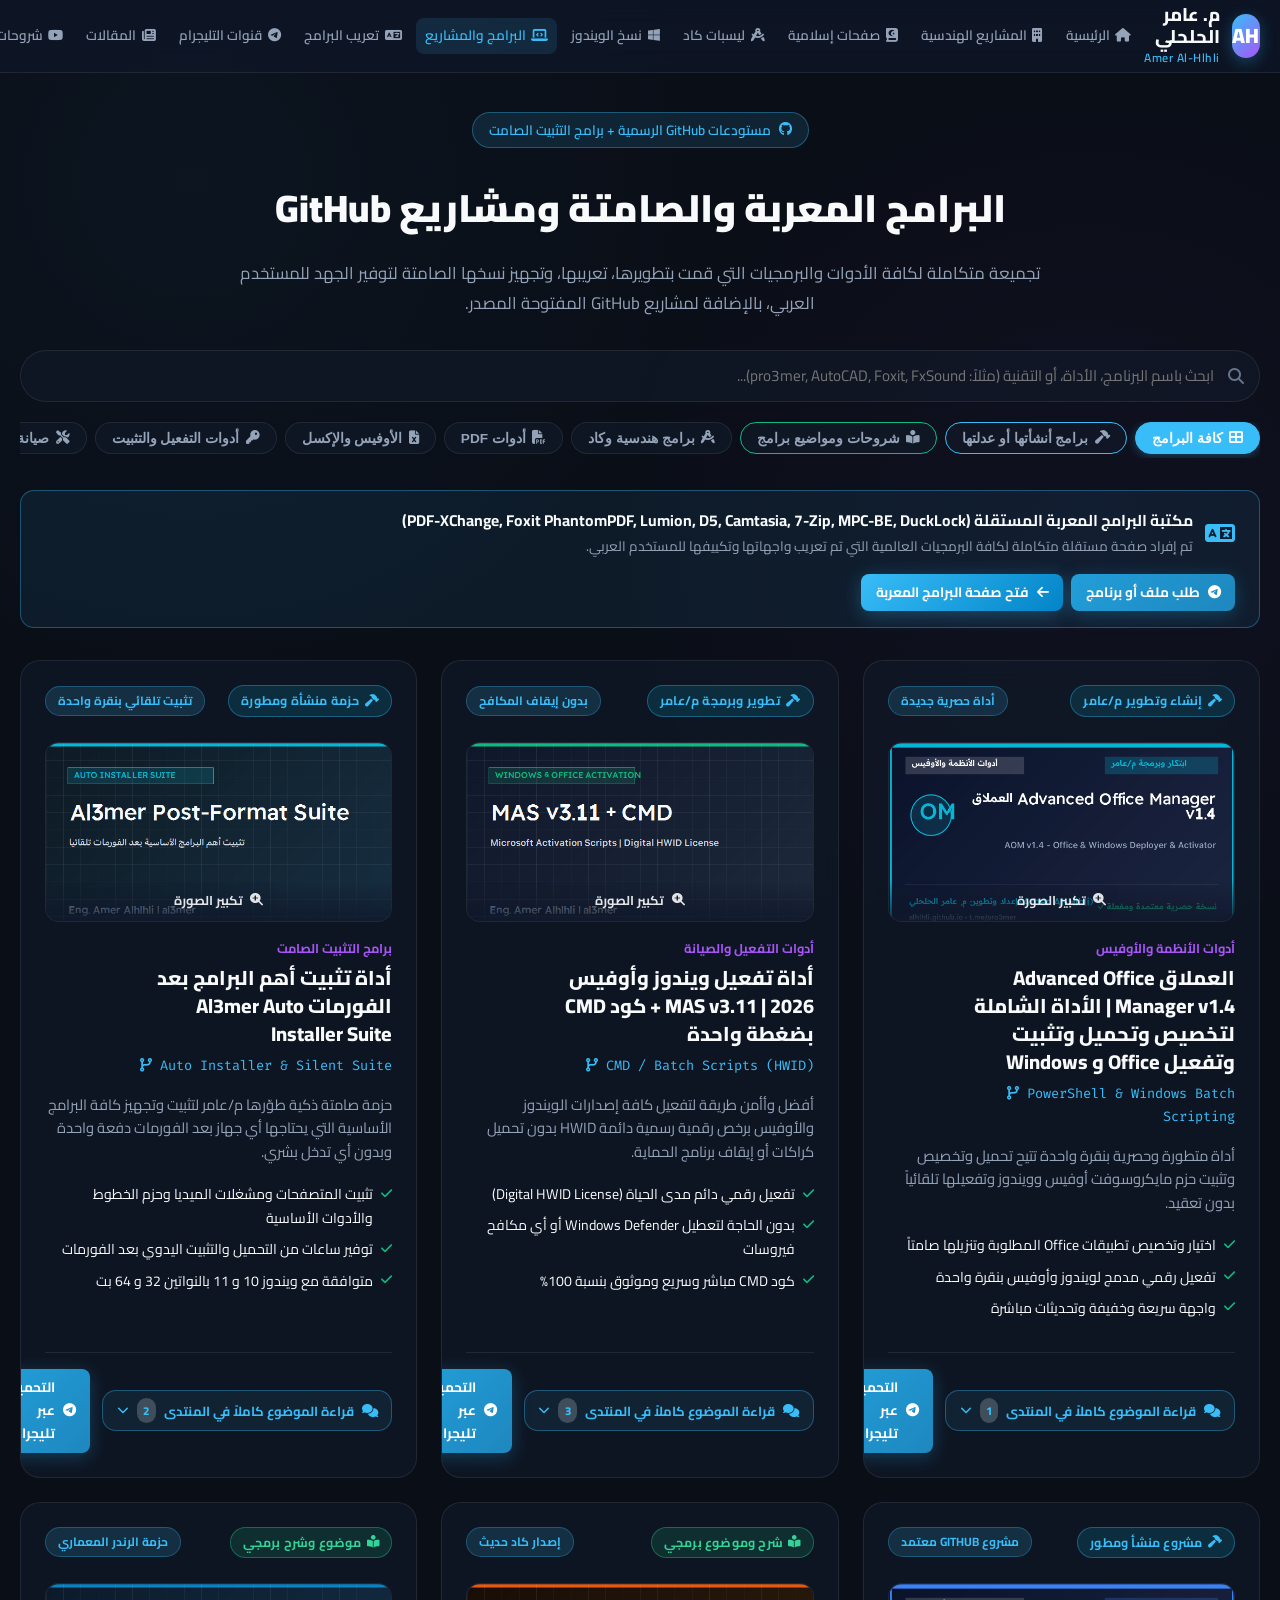
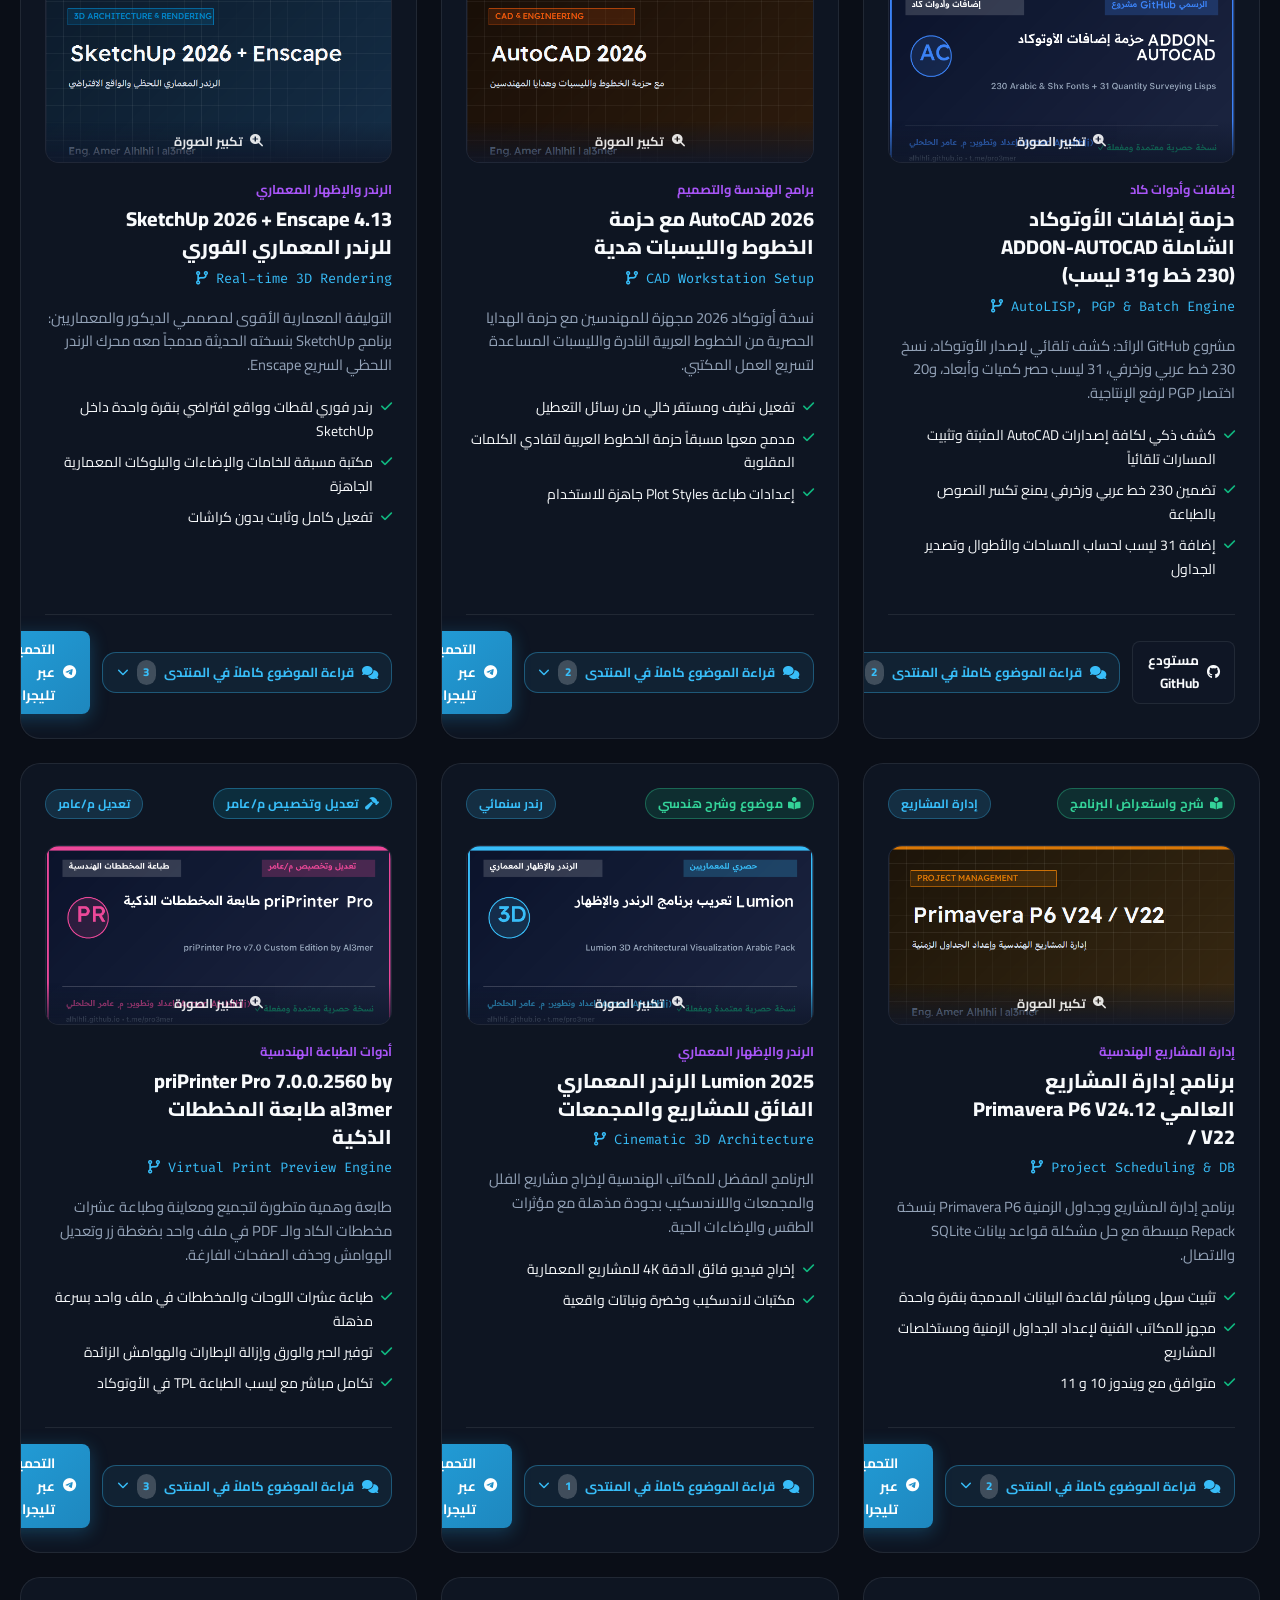
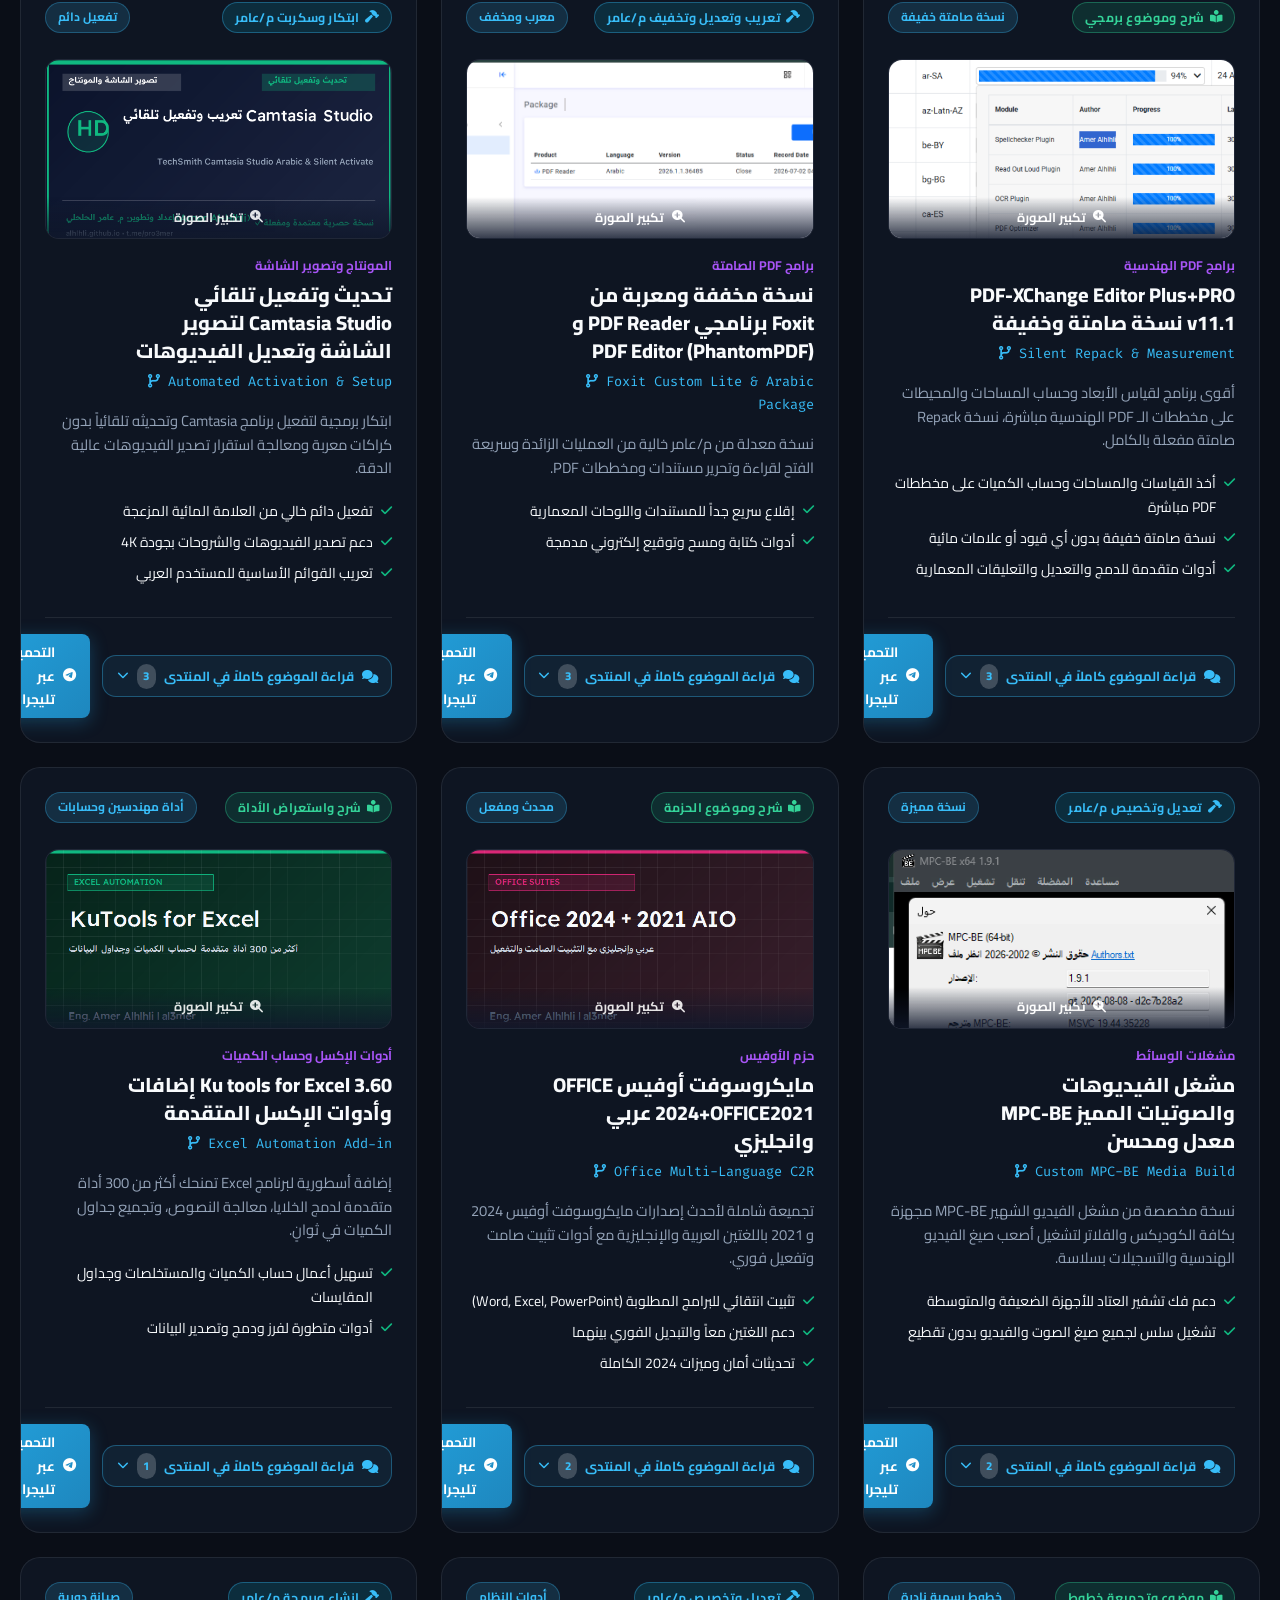
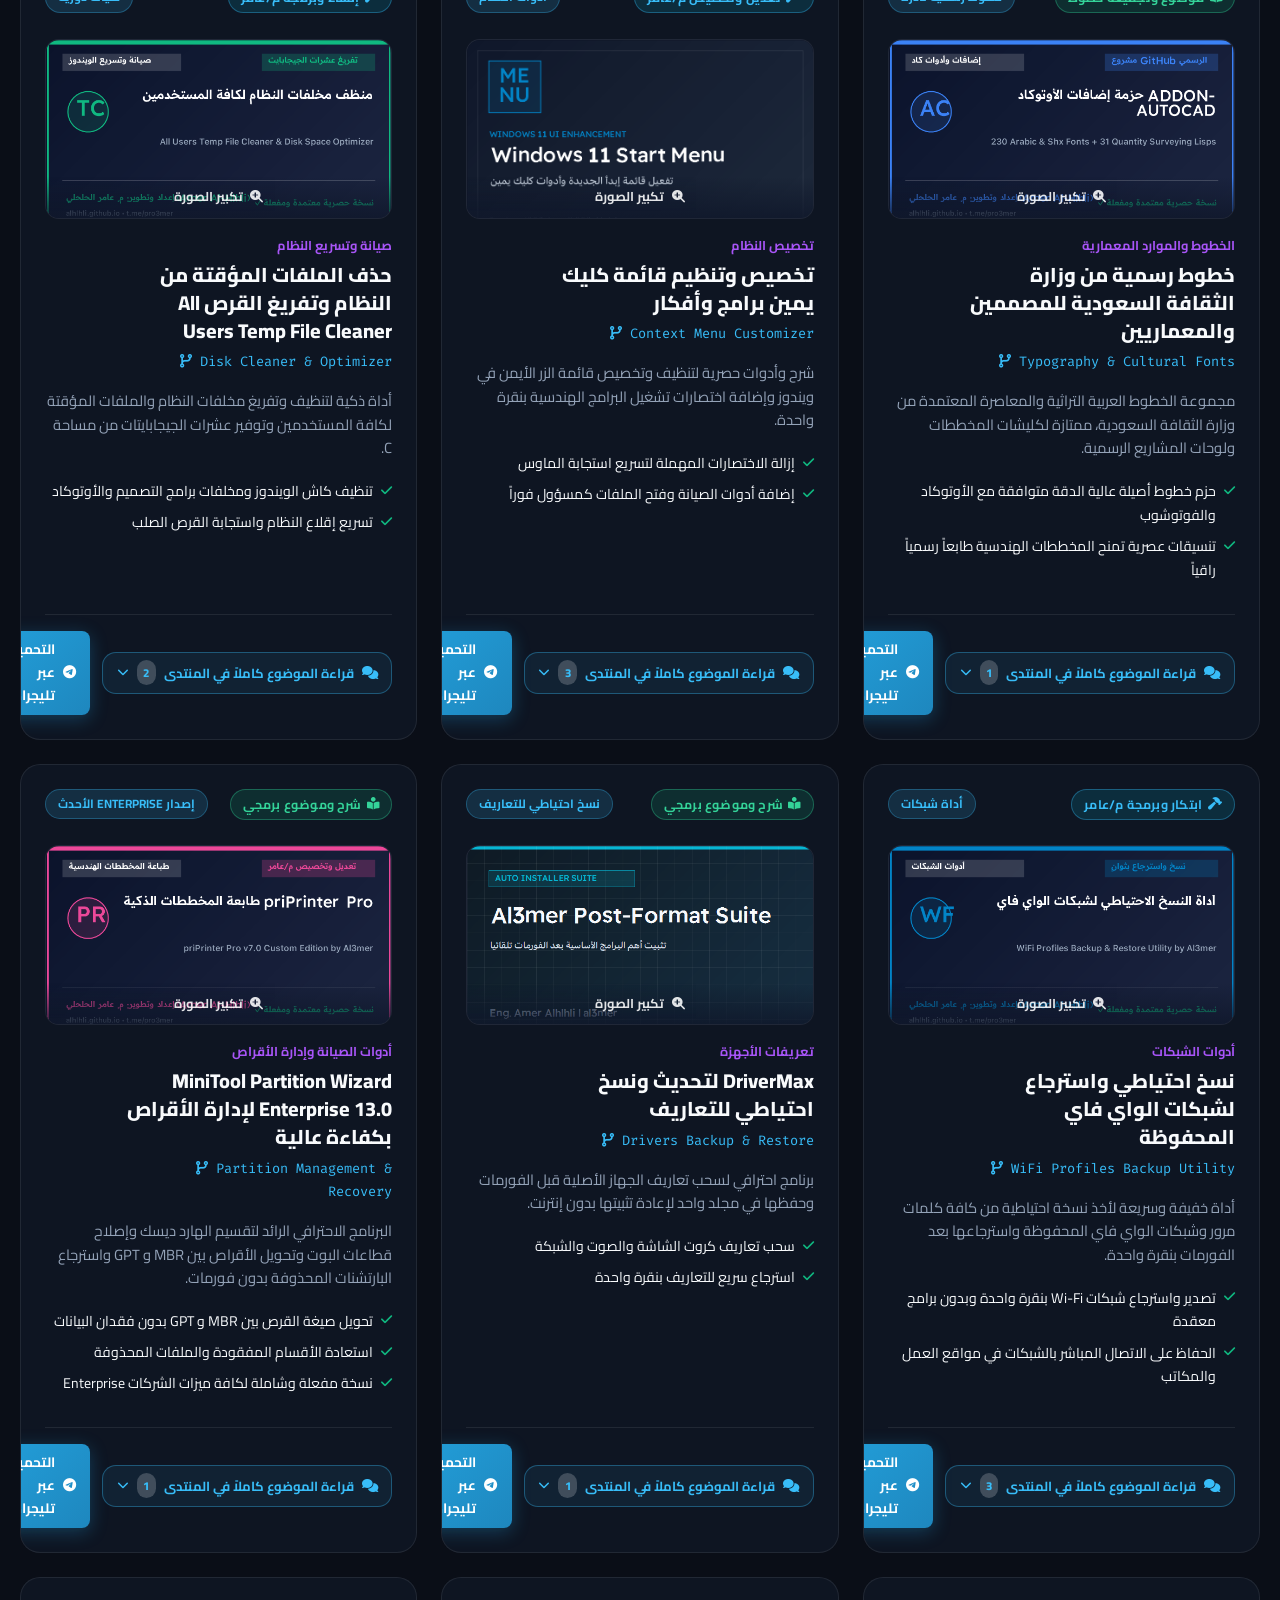
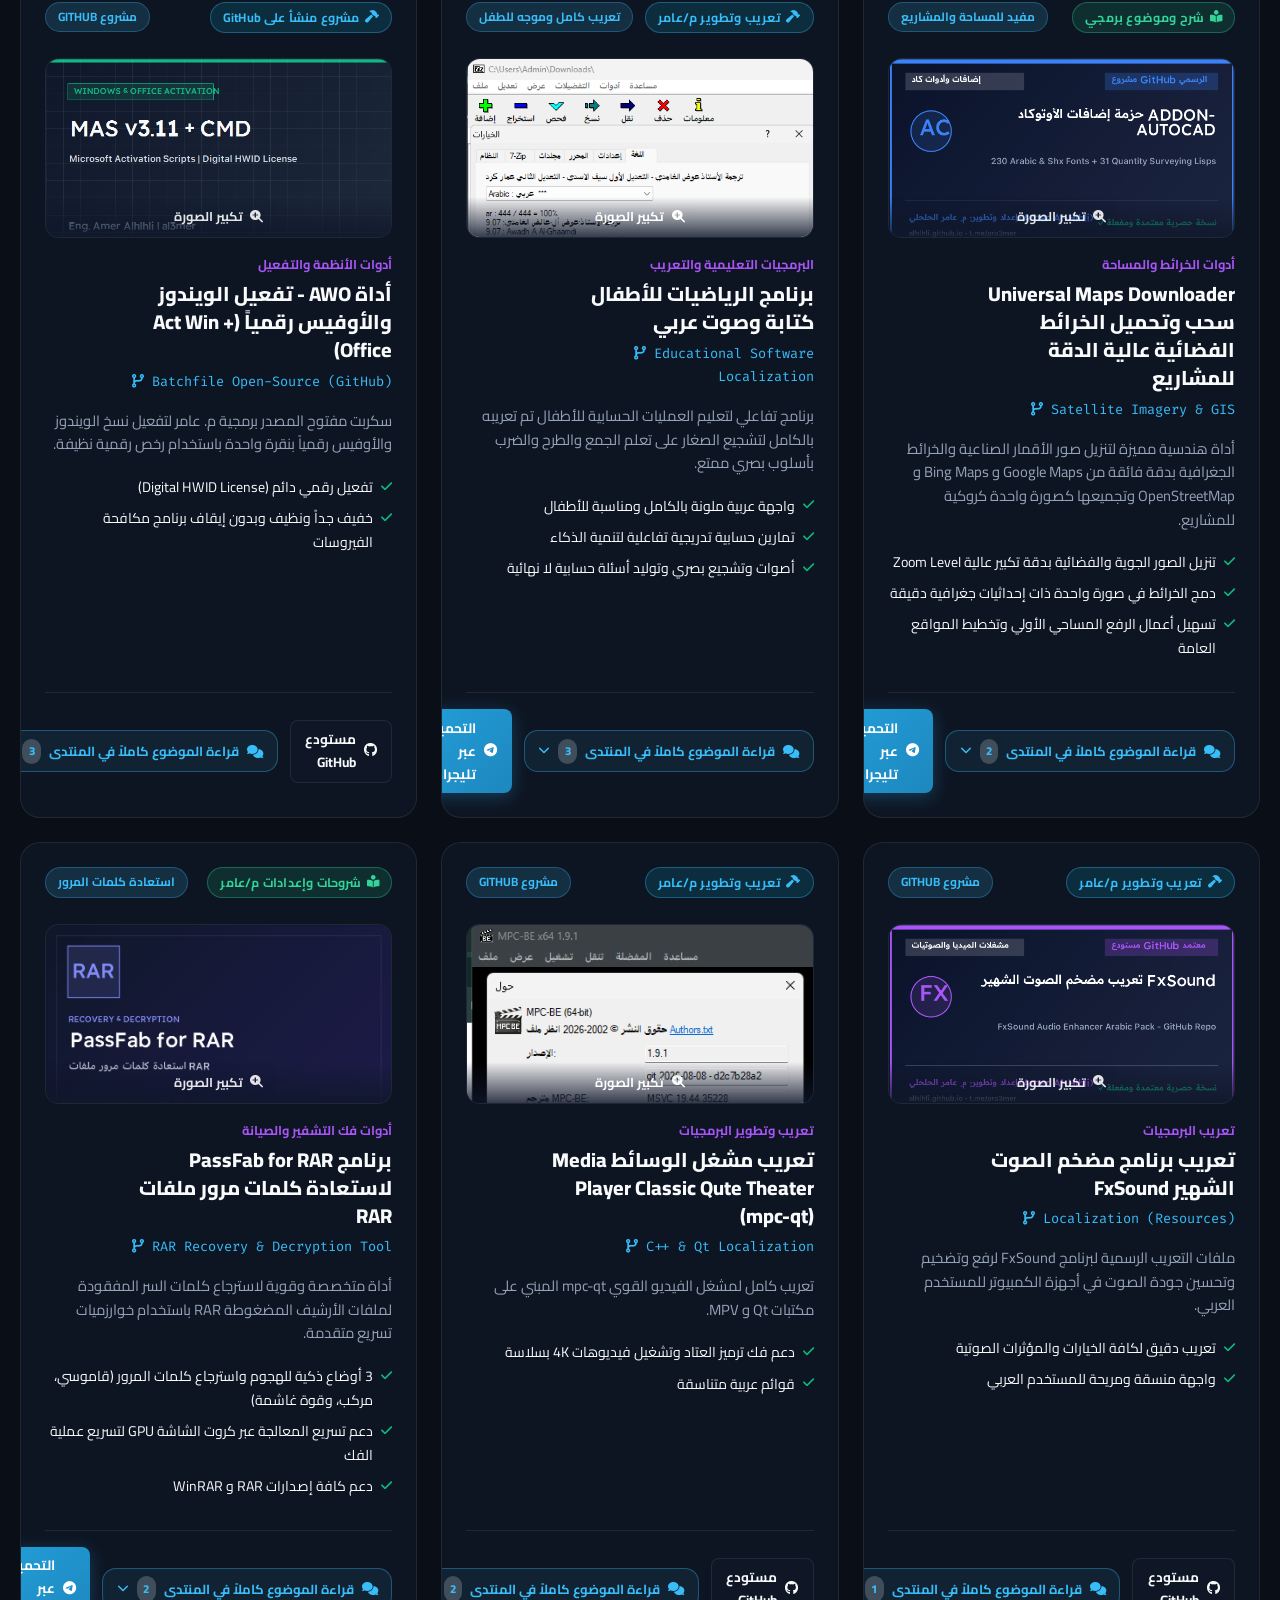
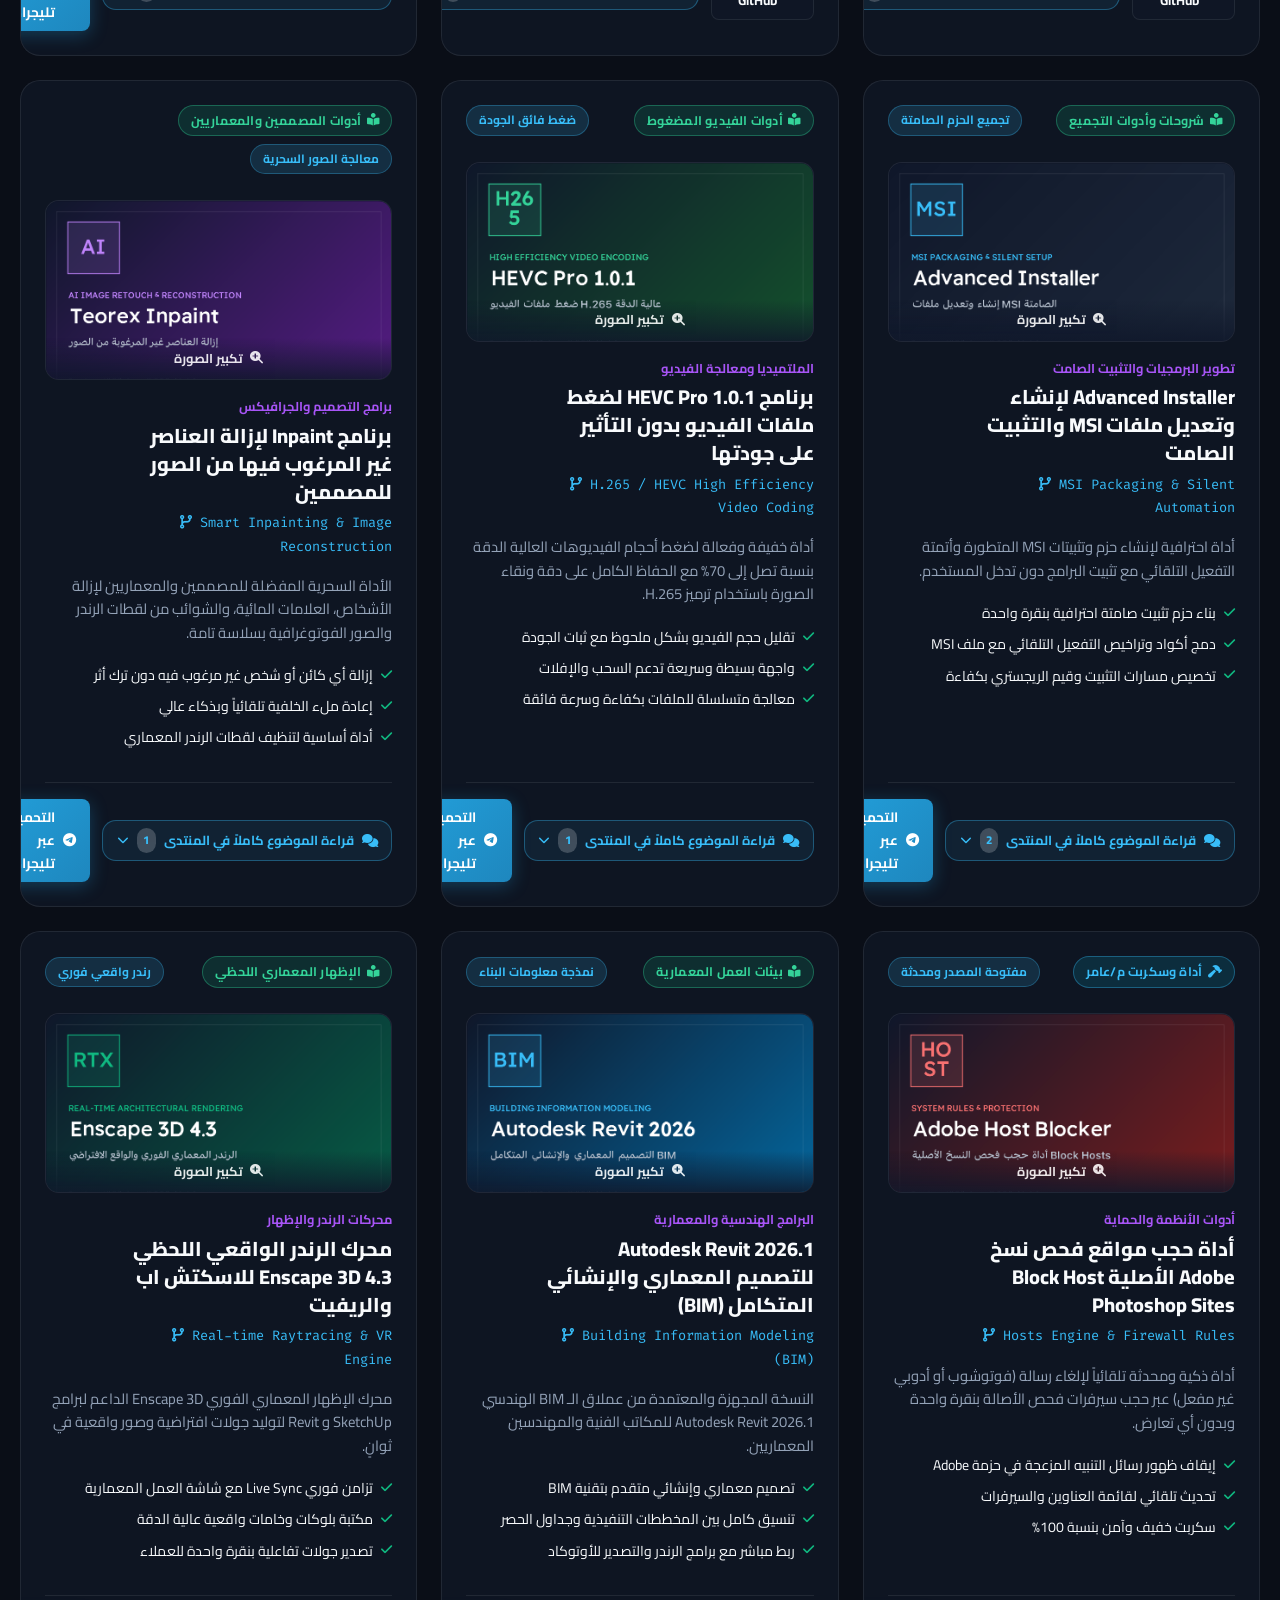
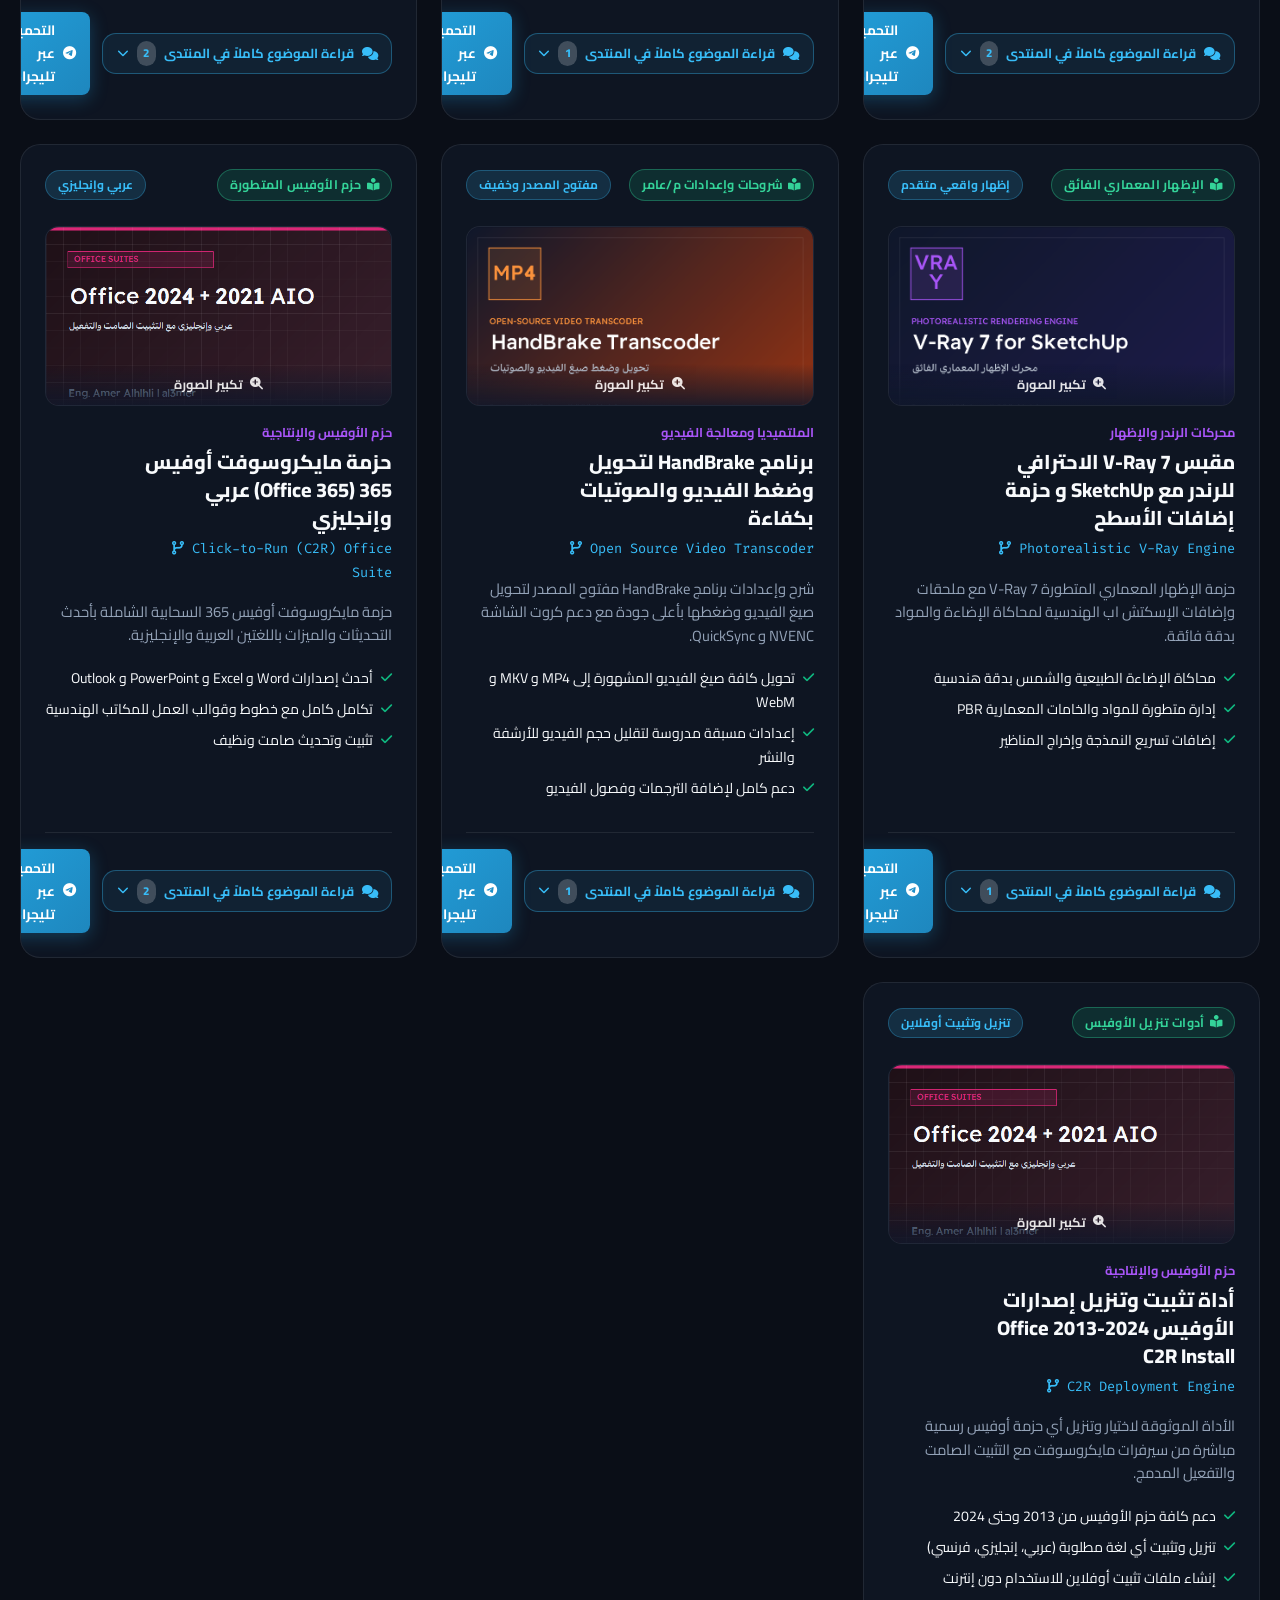
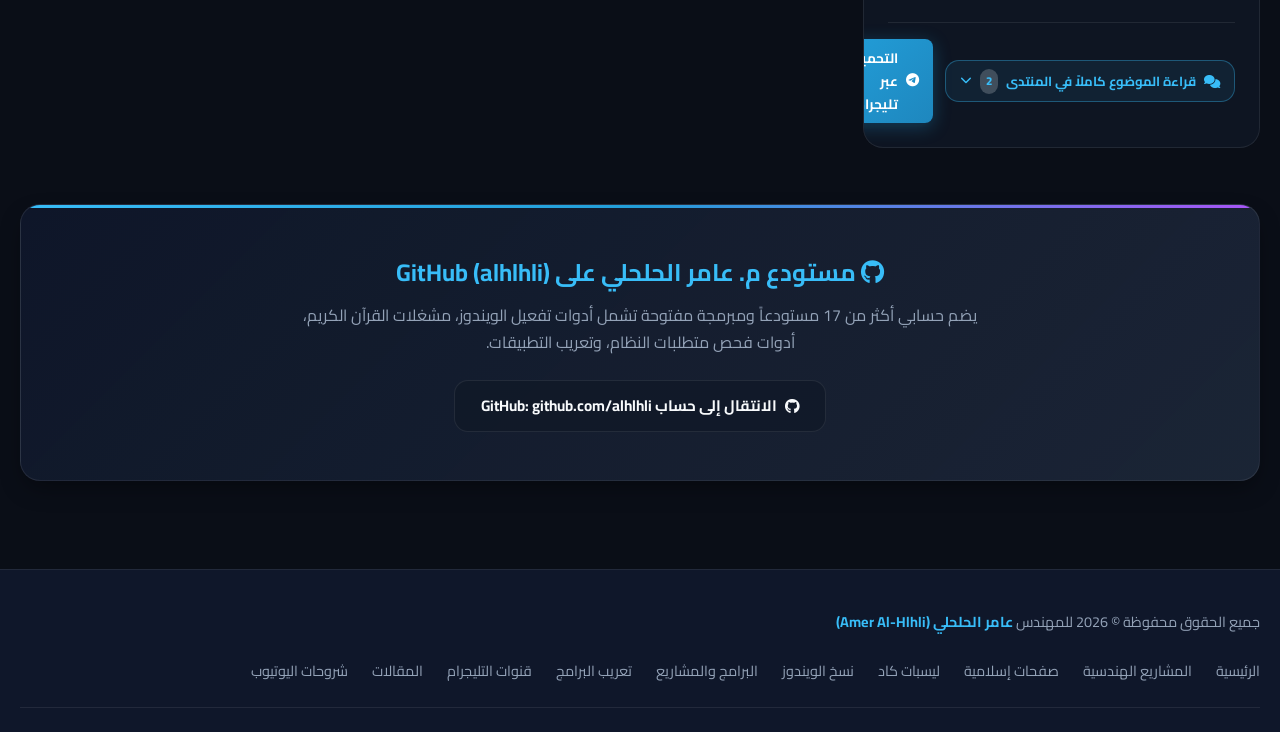
<file: programs.html>
<!DOCTYPE html>
<html lang="ar" dir="rtl" data-theme="dark">
<head>
  <meta charset="UTF-8">
  <meta name="viewport" content="width=device-width, initial-scale=1.0">
  <title>البرامج والمشاريع ومستودعات GitHub | م. عامر الحلحلي</title>
  
  <meta name="description" content="البرامج المعربة والصامتة ومشاريع GitHub البرمجية للمهندس عامر الحلحلي - حزمة ADDON-AUTOCAD، أداة pro3mer، برامج PDF الصامتة، أدوات صيانة النظام وتفعيل الويندوز.">
  <meta name="keywords" content="عامر الحلحلي, برامج معربة, برامج صامتة, pro3mer, ADDON-AUTOCAD, TempCleaner, FxSound عربي, مشاريع GitHub">
  <link rel="canonical" href="https://alhlhli.github.io/programs.html">

  <link rel="icon" href="data:image/svg+xml,<svg xmlns=%22http://www.w3.org/2000/svg%22 viewBox=%220 0 100 100%22><text y=%22.9em%22 font-size=%2290%22>💻</text></svg>">
  <link rel="preconnect" href="https://fonts.googleapis.com">
  <link rel="preconnect" href="https://fonts.gstatic.com" crossorigin>
  <link rel="stylesheet" href="https://cdnjs.cloudflare.com/ajax/libs/font-awesome/6.5.2/css/all.min.css">
  <link rel="stylesheet" href="css/style.css">
</head>
<body>

  <!-- الهيدر الموحد -->
  <header class="site-header">
    <div class="container nav-container">
      <a href="index.html" class="logo-area">
        <div class="logo-badge">AH</div>
        <div class="logo-text">
          <span class="logo-title">م. عامر الحلحلي</span>
          <span class="logo-subtitle">Amer Al-Hlhli</span>
        </div>
      </a>

      <nav class="nav-links">
        <a href="index.html" class="nav-link"><i class="fas fa-home"></i> الرئيسية</a>
        <a href="engineering.html" class="nav-link"><i class="fas fa-building"></i> المشاريع الهندسية</a>
        <a href="islamic.html" class="nav-link"><i class="fas fa-quran"></i> صفحات إسلامية</a>
        <a href="lisps.html" class="nav-link"><i class="fas fa-drafting-compass"></i> ليسبات كاد</a>
        <a href="windows.html" class="nav-link"><i class="fab fa-windows"></i> نسخ الويندوز</a>
        <a href="programs.html" class="nav-link active"><i class="fas fa-laptop-code"></i> البرامج والمشاريع</a>
        <a href="localization.html" class="nav-link"><i class="fas fa-language"></i> تعريب البرامج</a>
        <a href="telegram.html" class="nav-link"><i class="fab fa-telegram-plane"></i> قنوات التليجرام</a>
        <a href="articles.html" class="nav-link"><i class="fas fa-newspaper"></i> المقالات</a>
        <a href="youtube.html" class="nav-link"><i class="fab fa-youtube"></i> شروحات اليوتيوب</a>
      </nav>

      <div class="nav-actions">
        <button id="themeToggleBtn" class="btn-icon" title="تبديل المظهر" aria-label="تبديل المظهر">
          <i class="fas fa-sun"></i>
        </button>
        <a href="https://www.youtube.com/@hlhli?sub_confirmation=1" target="_blank" rel="noopener" class="btn-icon" title="قناة اليوتيوب @hlhli" aria-label="يوتيوب">
          <i class="fab fa-youtube" style="color:#ff0000;"></i>
        </a>
        <a href="https://t.me/pro3mer" target="_blank" rel="noopener" class="btn btn-telegram btn-sm">
          <i class="fab fa-telegram-plane"></i> قناة pro3mer
        </a>
        <button id="mobileMenuToggle" class="btn-icon mobile-menu-toggle" aria-label="القائمة">
          <i class="fas fa-bars"></i>
        </button>
      </div>
    </div>
  </header>

  <!-- الترويسة الرئيسية -->
  <section class="section-wrapper" style="padding: 2.5rem 0 1.5rem;">
    <div class="container">
      <div style="text-align: center; max-width: 850px; margin: 0 auto 2rem;">
        <span class="hero-tag"><i class="fab fa-github"></i> مستودعات GitHub الرسمية + برامج التثبيت الصامت</span>
        <h1 style="font-size: 2.4rem; font-weight: 900; margin: 0.5rem 0 1rem; color: var(--text-main);">
          البرامج المعربة والصامتة ومشاريع GitHub
        </h1>
        <p style="color: var(--text-muted); font-size: 1.05rem; line-height: 1.8;">
          تجميعة متكاملة لكافة الأدوات والبرمجيات التي قمت بتطويرها، تعريبها، وتجهيز نسخها الصامتة لتوفير الجهد للمستخدم العربي، بالإضافة لمشاريع GitHub المفتوحة المصدر.
        </p>
      </div>

      <!-- شريط البحث والفلترة -->
      <div class="toolbar-wrapper" style="margin-bottom: 2rem;">
        <div class="search-box">
          <i class="fas fa-search"></i>
          <input type="text" id="pageSearchInput" class="search-input" placeholder="ابحث باسم البرنامج، الأداة، أو التقنية (مثلاً: pro3mer, AutoCAD, Foxit, FxSound)..." autocomplete="off">
        </div>

        <div class="filter-pills">
          <button class="filter-btn active" data-filter="all"><i class="fas fa-th-large"></i> كافة البرامج</button>
          <button class="filter-btn" data-filter="created" style="border: 1px solid var(--accent-cyan); font-weight:700;"><i class="fas fa-hammer"></i> برامج أنشأتها أو عدلتها</button>
          <button class="filter-btn" data-filter="tutorial" style="border: 1px solid var(--accent-emerald); font-weight:700;"><i class="fas fa-book-reader"></i> شروحات ومواضيع برامج</button>
          <button class="filter-btn" data-filter="كاد,هندس,رندر,معمار,مشاريع,طباعة"><i class="fas fa-drafting-compass"></i> برامج هندسية وكاد</button>
          <button class="filter-btn" data-filter="pdf"><i class="fas fa-file-pdf"></i> أدوات PDF</button>
          <button class="filter-btn" data-filter="أوفيس,إكسل,office,excel"><i class="fas fa-file-excel"></i> الأوفيس والإكسل</button>
          <button class="filter-btn" data-filter="تفعيل,أنظمة,صامت"><i class="fas fa-key"></i> أدوات التفعيل والتثبيت</button>
          <button class="filter-btn" data-filter="صيانة,تسريع,تنظيف,شبكات,تعريفات"><i class="fas fa-tools"></i> صيانة وتسريع</button>
          <button class="filter-btn" data-filter="تعريب"><i class="fas fa-language"></i> البرامج المعربة</button>
        </div>
      </div>

      <!-- إشعار الانتقال لصفحة تعريب البرامج المستقلة -->
      <div style="background: rgba(56, 189, 248, 0.08); border: 1px solid var(--border-glow); border-radius: var(--radius-md); padding: 1rem 1.5rem; margin-bottom: 2rem; display: flex; align-items: center; justify-content: space-between; flex-wrap: wrap; gap: 1rem;">
        <div style="display: flex; align-items: center; gap: 0.75rem;">
          <i class="fas fa-language" style="font-size: 1.5rem; color: var(--accent-cyan);"></i>
          <div>
            <strong style="color: var(--text-main); font-size: 0.98rem;">مكتبة البرامج المعربة المستقلة (PDF-XChange, Foxit PhantomPDF, Lumion, D5, Camtasia, 7-Zip, MPC-BE, DuckLock)</strong>
            <p style="margin: 0; font-size: 0.85rem; color: var(--text-muted);">تم إفراد صفحة مستقلة متكاملة لكافة البرمجيات العالمية التي تم تعريب واجهاتها وتكييفها للمستخدم العربي.</p>
          </div>
        </div>
        <div style="display:flex; gap:0.5rem; flex-wrap:wrap;">
          <a href="https://t.me/+966504667646?text=%D8%A7%D9%84%D8%B3%D9%84%D8%A7%D9%85%20%D8%B9%D9%84%D9%8A%D9%83%D9%85%20%D9%85.%20%D8%B9%D8%A7%D9%85%D8%B1%D8%8C%20%D8%A3%D9%88%D8%AF%20%D8%B7%D9%84%D8%A8%20%D8%A8%D8%B1%D9%86%D8%A7%D9%85%D8%AC%20%D8%A3%D9%88%20%D9%85%D9%84%D9%81%3A%20" target="_blank" rel="noopener" class="btn btn-telegram btn-sm">
            <i class="fab fa-telegram-plane"></i> طلب ملف أو برنامج
          </a>
          <a href="localization.html" class="btn btn-primary btn-sm">
            <i class="fas fa-arrow-left"></i> فتح صفحة البرامج المعربة
          </a>
        </div>
      </div>

      <!-- شبكة عرض البرامج -->
      <div id="programsFullGrid" class="cards-grid">
        <!-- يتم الحقن تلقائياً عبر app.js -->
      </div>
      <div class="no-results" style="display:none;"><i class="fas fa-search"></i><h3>لم يتم العثور على برامج تطابق البحث</h3></div>

      <!-- بانر استعراض مستودع GitHub الشامل -->
      <div class="contact-box" style="margin-top: 3.5rem; text-align: center;">
        <h3 style="color: var(--accent-cyan); font-size: 1.5rem; margin-bottom: 0.5rem;">
          <i class="fab fa-github"></i> مستودع م. عامر الحلحلي على GitHub (alhlhli)
        </h3>
        <p style="color: var(--text-muted); max-width: 700px; margin: 0 auto 1.5rem;">
          يضم حسابي أكثر من 17 مستودعاً ومبرمجة مفتوحة تشمل أدوات تفعيل الويندوز، مشغلات القرآن الكريم، أدوات فحص متطلبات النظام، وتعريب التطبيقات.
        </p>
        <a href="https://github.com/alhlhli" target="_blank" rel="noopener" class="btn btn-outline">
          <i class="fab fa-github"></i> الانتقال إلى حساب GitHub: github.com/alhlhli
        </a>
      </div>

    </div>
  </section>

  <!-- الفوتر -->
  <footer class="site-footer">
    <div class="container">
      <div class="footer-content">
        <div class="footer-copy">
          جميع الحقوق محفوظة &copy; 2026 للمهندس <strong>عامر الحلحلي (Amer Al-Hlhli)</strong>
        </div>
        <div class="footer-links">
          <a href="index.html">الرئيسية</a>
          <a href="engineering.html">المشاريع الهندسية</a>
          <a href="islamic.html">صفحات إسلامية</a>
          <a href="lisps.html">ليسبات كاد</a>
          <a href="windows.html">نسخ الويندوز</a>
          <a href="programs.html">البرامج والمشاريع</a>
          <a href="localization.html">تعريب البرامج</a>
          <a href="telegram.html">قنوات التليجرام</a>
          <a href="articles.html">المقالات</a>
          <a href="youtube.html">شروحات اليوتيوب</a>
        </div>
      </div>
    </div>
  </footer>

  <button id="backToTopBtn" class="back-to-top" title="العودة لأعلى" aria-label="أعلى"><i class="fas fa-arrow-up"></i></button>

  <script src="js/data.js"></script>
  <script src="js/app.js"></script>
</body>
</html>
</file>
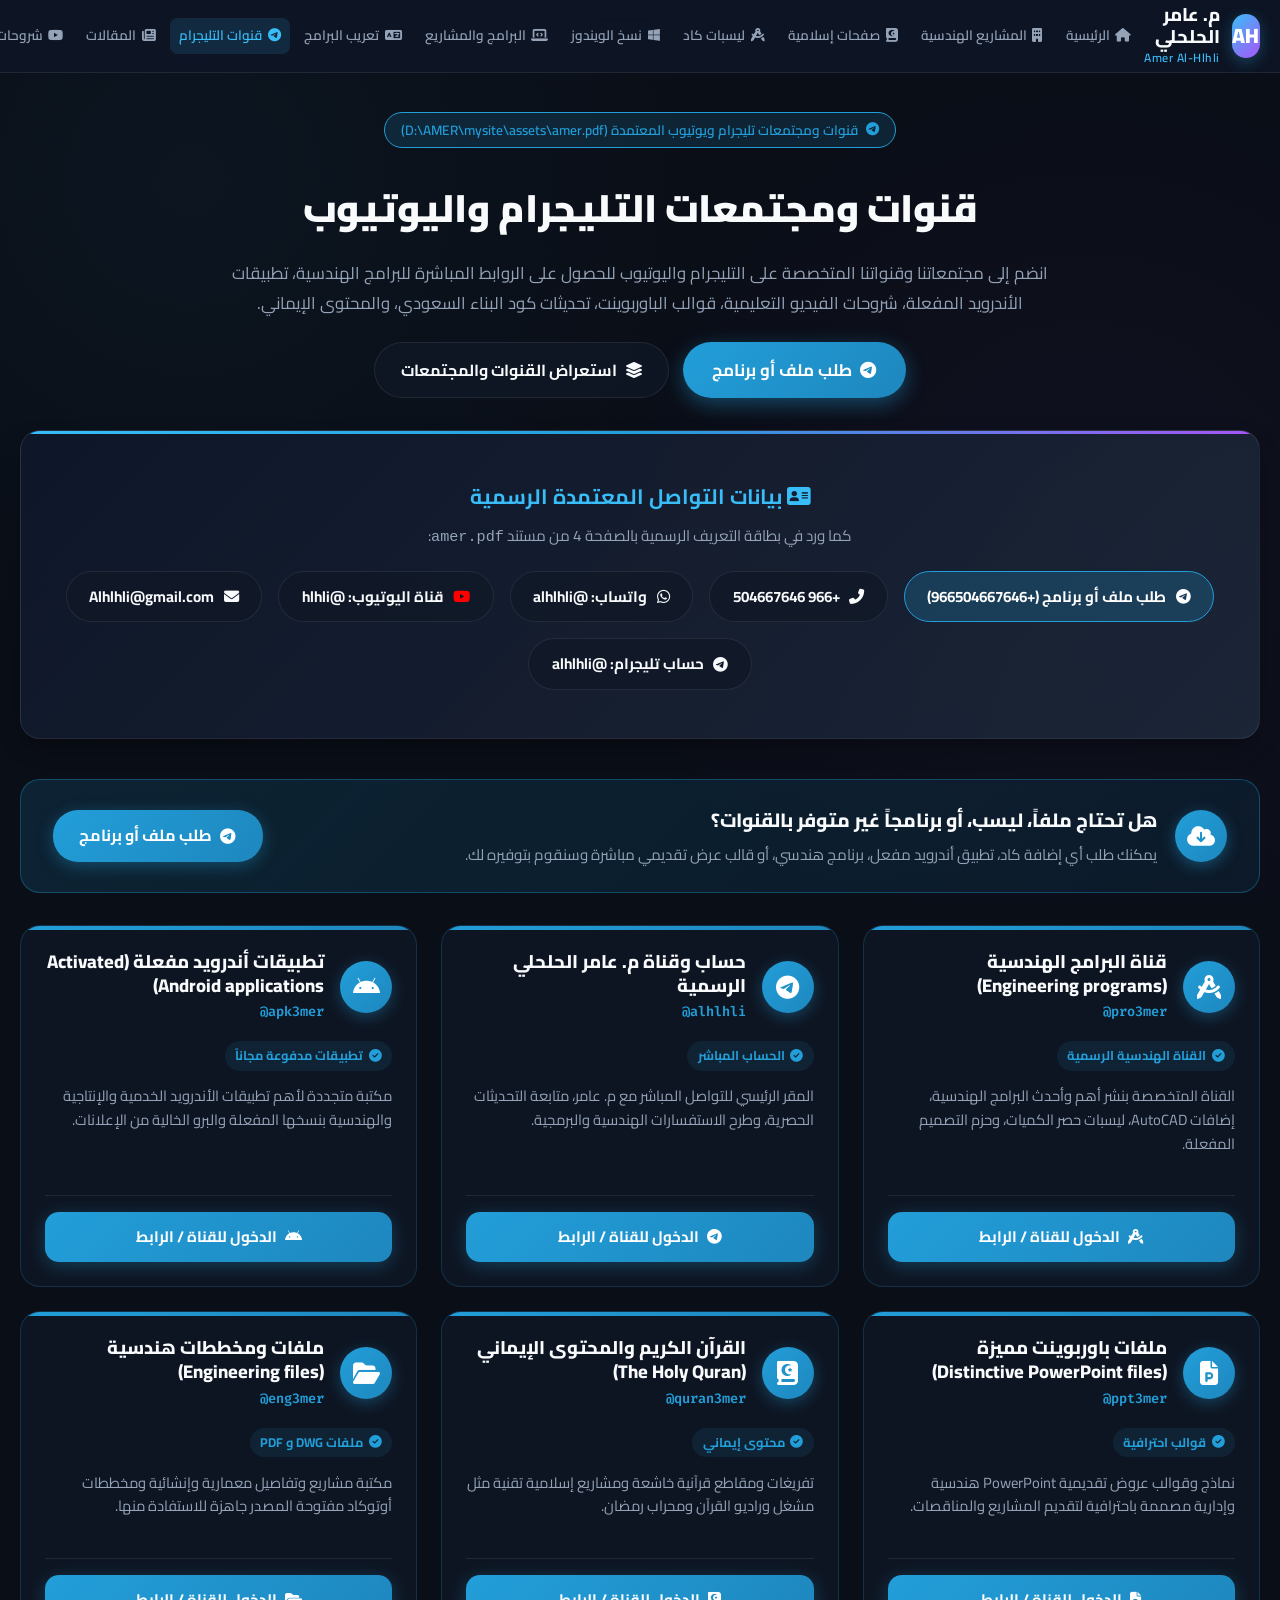
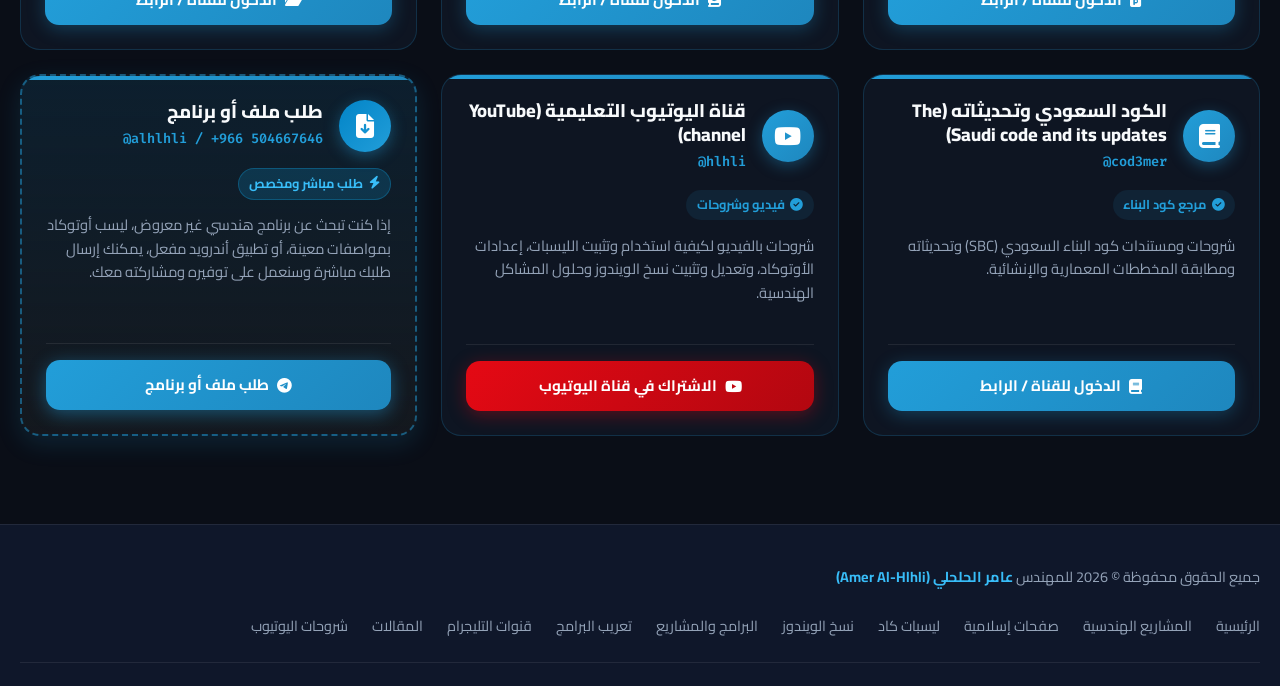
<file: telegram.html>
<!DOCTYPE html>
<html lang="ar" dir="rtl" data-theme="dark">
<head>
  <meta charset="UTF-8">
  <meta name="viewport" content="width=device-width, initial-scale=1.0">
  <title>قنوات ومجتمعات التليجرام | م. عامر الحلحلي</title>
  
  <meta name="description" content="قنوات ومجتمعات التليجرام واليوتيوب - المهندس عامر الحلحلي - قناة البرامج الهندسية pro3mer، تطبيقات أندرويد المفعلة، ملفات الباوربوينت، القرآن الكريم، والملفات الهندسية.">
  <meta name="keywords" content="تليجرام عامر الحلحلي, pro3mer, برامج هندسية تليجرام, alhlhli telegram, كود البناء السعودي, تطبيقات اندرويد مفعلة">
  <link rel="canonical" href="https://alhlhli.github.io/telegram.html">

  <link rel="icon" href="data:image/svg+xml,<svg xmlns=%22http://www.w3.org/2000/svg%22 viewBox=%220 0 100 100%22><text y=%22.9em%22 font-size=%2290%22>✈️</text></svg>">
  <link rel="preconnect" href="https://fonts.googleapis.com">
  <link rel="preconnect" href="https://fonts.gstatic.com" crossorigin>
  <link rel="stylesheet" href="https://cdnjs.cloudflare.com/ajax/libs/font-awesome/6.5.2/css/all.min.css">
  <link rel="stylesheet" href="css/style.css">
</head>
<body>

  <!-- الهيدر الموحد -->
  <header class="site-header">
    <div class="container nav-container">
      <a href="index.html" class="logo-area">
        <div class="logo-badge">AH</div>
        <div class="logo-text">
          <span class="logo-title">م. عامر الحلحلي</span>
          <span class="logo-subtitle">Amer Al-Hlhli</span>
        </div>
      </a>

      <nav class="nav-links">
        <a href="index.html" class="nav-link"><i class="fas fa-home"></i> الرئيسية</a>
        <a href="engineering.html" class="nav-link"><i class="fas fa-building"></i> المشاريع الهندسية</a>
        <a href="islamic.html" class="nav-link"><i class="fas fa-quran"></i> صفحات إسلامية</a>
        <a href="lisps.html" class="nav-link"><i class="fas fa-drafting-compass"></i> ليسبات كاد</a>
        <a href="windows.html" class="nav-link"><i class="fab fa-windows"></i> نسخ الويندوز</a>
        <a href="programs.html" class="nav-link"><i class="fas fa-laptop-code"></i> البرامج والمشاريع</a>
        <a href="localization.html" class="nav-link"><i class="fas fa-language"></i> تعريب البرامج</a>
        <a href="telegram.html" class="nav-link active"><i class="fab fa-telegram-plane"></i> قنوات التليجرام</a>
        <a href="articles.html" class="nav-link"><i class="fas fa-newspaper"></i> المقالات</a>
        <a href="youtube.html" class="nav-link"><i class="fab fa-youtube"></i> شروحات اليوتيوب</a>
      </nav>

      <div class="nav-actions">
        <button id="themeToggleBtn" class="btn-icon" title="تبديل المظهر" aria-label="تبديل المظهر">
          <i class="fas fa-sun"></i>
        </button>
        <a href="https://www.youtube.com/@hlhli?sub_confirmation=1" target="_blank" rel="noopener" class="btn-icon" title="قناة اليوتيوب @hlhli" aria-label="يوتيوب">
          <i class="fab fa-youtube" style="color:#ff0000;"></i>
        </a>
        <a href="https://t.me/+966504667646?text=%D8%A7%D9%84%D8%B3%D9%84%D8%A7%D9%85%20%D8%B9%D9%84%D9%8A%D9%83%D9%85%20%D9%85.%20%D8%B9%D8%A7%D9%85%D8%B1%D8%8C%20%D8%A3%D9%88%D8%AF%20%D8%B7%D9%84%D8%A8%20%D9%85%D9%84%D9%81%20%D8%A3%D9%88%20%D8%A8%D8%B1%D9%86%D8%A7%D9%85%D8%AC%3A%20" target="_blank" rel="noopener" class="btn btn-primary btn-sm" title="طلب ملف أو برنامج عبر تليجرام">
          <i class="fas fa-file-download"></i> طلب ملف أو برنامج
        </a>
        <a href="https://t.me/pro3mer" target="_blank" rel="noopener" class="btn btn-telegram btn-sm">
          <i class="fab fa-telegram-plane"></i> قناة pro3mer
        </a>
        <button id="mobileMenuToggle" class="btn-icon mobile-menu-toggle" aria-label="القائمة">
          <i class="fas fa-bars"></i>
        </button>
      </div>
    </div>
  </header>

  <!-- الترويسة الرئيسية -->
  <section class="section-wrapper" style="padding: 2.5rem 0 1.5rem;">
    <div class="container">
      <div style="text-align: center; max-width: 850px; margin: 0 auto 2rem;">
        <span class="hero-tag" style="background:rgba(34,158,217,0.15); color:var(--telegram-color); border-color:var(--telegram-color);">
          <i class="fab fa-telegram-plane"></i> قنوات ومجتمعات تليجرام ويوتيوب المعتمدة (D:\AMER\mysite\assets\amer.pdf)
        </span>
        <h1 style="font-size: 2.4rem; font-weight: 900; margin: 0.5rem 0 1rem; color: var(--text-main);">
          قنوات ومجتمعات التليجرام واليوتيوب
        </h1>
        <p style="color: var(--text-muted); font-size: 1.05rem; line-height: 1.8; margin-bottom: 1.5rem;">
          انضم إلى مجتمعاتنا وقنواتنا المتخصصة على التليجرام واليوتيوب للحصول على الروابط المباشرة للبرامج الهندسية، تطبيقات الأندرويد المفعلة، شروحات الفيديو التعليمية، قوالب الباوربوينت، تحديثات كود البناء السعودي، والمحتوى الإيماني.
        </p>
        <div style="display: flex; gap: 0.85rem; justify-content: center; flex-wrap: wrap;">
          <a href="https://t.me/+966504667646?text=%D8%A7%D9%84%D8%B3%D9%84%D8%A7%D9%85%20%D8%B9%D9%84%D9%8A%D9%83%D9%85%20%D9%85.%20%D8%B9%D8%A7%D9%85%D8%B1%D8%8C%20%D8%A3%D9%88%D8%AF%20%D8%B7%D9%84%D8%A8%20%D9%85%D9%84%D9%81%20%D8%A3%D9%88%20%D8%A8%D8%B1%D9%86%D8%A7%D9%85%D8%AC%3A%20" target="_blank" rel="noopener" class="btn btn-telegram" style="padding: 0.85rem 1.85rem; font-size: 1.05rem; font-weight: 700; border-radius: 30px; box-shadow: 0 6px 20px rgba(34,158,217,0.4);">
            <i class="fab fa-telegram-plane"></i> طلب ملف أو برنامج
          </a>
          <a href="#telegramFullGrid" class="btn btn-outline" style="padding: 0.85rem 1.6rem; font-size: 1rem; border-radius: 30px;">
            <i class="fas fa-layer-group"></i> استعراض القنوات والمجتمعات
          </a>
        </div>
      </div>

      <!-- بطاقة معلومات الاتصال الرسمية من ملف amer.pdf -->
      <div class="contact-box" style="margin-bottom: 2.5rem; text-align: center;">
        <h3 style="color: var(--accent-cyan); font-size: 1.3rem; margin-bottom: 0.5rem;">
          <i class="fas fa-address-card"></i> بيانات التواصل المعتمدة الرسمية
        </h3>
        <p style="color: var(--text-muted); font-size: 0.95rem; margin-bottom: 1.25rem;">
          كما ورد في بطاقة التعريف الرسمية بالصفحة 4 من مستند <code>amer.pdf</code>:
        </p>
        <div class="social-links-grid">
          <a href="https://t.me/+966504667646?text=%D8%A7%D9%84%D8%B3%D9%84%D8%A7%D9%85%20%D8%B9%D9%84%D9%8A%D9%83%D9%85%20%D9%85.%20%D8%B9%D8%A7%D9%85%D8%B1%D8%8C%20%D8%A3%D9%88%D8%AF%20%D8%B7%D9%84%D8%A8%20%D9%85%D9%84%D9%81%20%D8%A3%D9%88%20%D8%A8%D8%B1%D9%86%D8%A7%D9%85%D8%AC%3A%20" target="_blank" rel="noopener" class="social-pill sp-tg" style="background: rgba(34,158,217,0.22); border-color: var(--telegram-color); font-weight: 700; color: #fff;">
            <i class="fab fa-telegram-plane"></i> طلب ملف أو برنامج (+966504667646)
          </a>
          <a href="tel:+966504667646" class="social-pill">
            <i class="fas fa-phone-alt"></i> +966 504667646
          </a>
          <a href="https://wa.me/966504667646" target="_blank" rel="noopener" class="social-pill sp-wa">
            <i class="fab fa-whatsapp"></i> واتساب: @alhlhli
          </a>
          <a href="https://www.youtube.com/@hlhli?sub_confirmation=1" target="_blank" rel="noopener" class="social-pill sp-yt">
            <i class="fab fa-youtube" style="color:#ff0000;"></i> قناة اليوتيوب: @hlhli
          </a>
          <a href="mailto:Alhlhli@gmail.com" class="social-pill sp-em">
            <i class="fas fa-envelope"></i> Alhlhli@gmail.com
          </a>
          <a href="https://t.me/alhlhli" target="_blank" rel="noopener" class="social-pill sp-tg">
            <i class="fab fa-telegram-plane"></i> حساب تليجرام: @alhlhli
          </a>
        </div>
      </div>

      <!-- بانر تفاعلي مباشر لطلب ملف أو برنامج -->
      <div style="background: linear-gradient(135deg, rgba(34, 158, 217, 0.15), rgba(14, 165, 233, 0.08)); border: 1px solid rgba(34, 158, 217, 0.35); border-radius: var(--radius-lg); padding: 1.5rem 2rem; margin-bottom: 2rem; display: flex; align-items: center; justify-content: space-between; flex-wrap: wrap; gap: 1.25rem;">
        <div style="display: flex; align-items: center; gap: 1.1rem;">
          <div style="width: 52px; height: 52px; border-radius: 50%; background: var(--telegram-gradient); display: flex; align-items: center; justify-content: center; font-size: 1.4rem; color: #fff; flex-shrink: 0; box-shadow: 0 4px 15px rgba(34,158,217,0.4);">
            <i class="fas fa-cloud-download-alt"></i>
          </div>
          <div>
            <h3 style="font-size: 1.2rem; font-weight: 800; color: var(--text-main); margin-bottom: 0.3rem;">
              هل تحتاج ملفاً، ليسب، أو برنامجاً غير متوفر بالقنوات؟
            </h3>
            <p style="font-size: 0.95rem; color: var(--text-muted); margin: 0;">
              يمكنك طلب أي إضافة كاد، تطبيق أندرويد مفعل، برنامج هندسي، أو قالب عرض تقديمي مباشرة وسنقوم بتوفيره لك.
            </p>
          </div>
        </div>
        <a href="https://t.me/+966504667646?text=%D8%A7%D9%84%D8%B3%D9%84%D8%A7%D9%85%20%D8%B9%D9%84%D9%8A%D9%83%D9%85%20%D9%85.%20%D8%B9%D8%A7%D9%85%D8%B1%D8%8C%20%D8%A3%D9%88%D8%AF%20%D8%B7%D9%84%D8%A8%20%D9%85%D9%84%D9%81%20%D8%A3%D9%88%20%D8%A8%D8%B1%D9%86%D8%A7%D9%85%D8%AC%3A%20" target="_blank" rel="noopener" class="btn btn-telegram" style="white-space: nowrap; padding: 0.8rem 1.65rem; font-weight: 700; font-size: 1rem; border-radius: 25px; box-shadow: 0 4px 16px rgba(34,158,217,0.35);">
          <i class="fab fa-telegram-plane"></i> طلب ملف أو برنامج
        </a>
      </div>

      <!-- شبكة عرض قنوات التليجرام -->
      <div id="telegramFullGrid" class="telegram-grid">
        <!-- يتم الحقن تلقائياً عبر app.js -->
      </div>

    </div>
  </section>

  <!-- الفوتر -->
  <footer class="site-footer">
    <div class="container">
      <div class="footer-content">
        <div class="footer-copy">
          جميع الحقوق محفوظة &copy; 2026 للمهندس <strong>عامر الحلحلي (Amer Al-Hlhli)</strong>
        </div>
        <div class="footer-links">
          <a href="index.html">الرئيسية</a>
          <a href="engineering.html">المشاريع الهندسية</a>
          <a href="islamic.html">صفحات إسلامية</a>
          <a href="lisps.html">ليسبات كاد</a>
          <a href="windows.html">نسخ الويندوز</a>
          <a href="programs.html">البرامج والمشاريع</a>
          <a href="localization.html">تعريب البرامج</a>
          <a href="telegram.html">قنوات التليجرام</a>
          <a href="articles.html">المقالات</a>
          <a href="youtube.html">شروحات اليوتيوب</a>
        </div>
      </div>
    </div>
  </footer>

  <button id="backToTopBtn" class="back-to-top" title="العودة لأعلى" aria-label="أعلى"><i class="fas fa-arrow-up"></i></button>

  <script src="js/data.js"></script>
  <script src="js/app.js"></script>
</body>
</html>
</file>
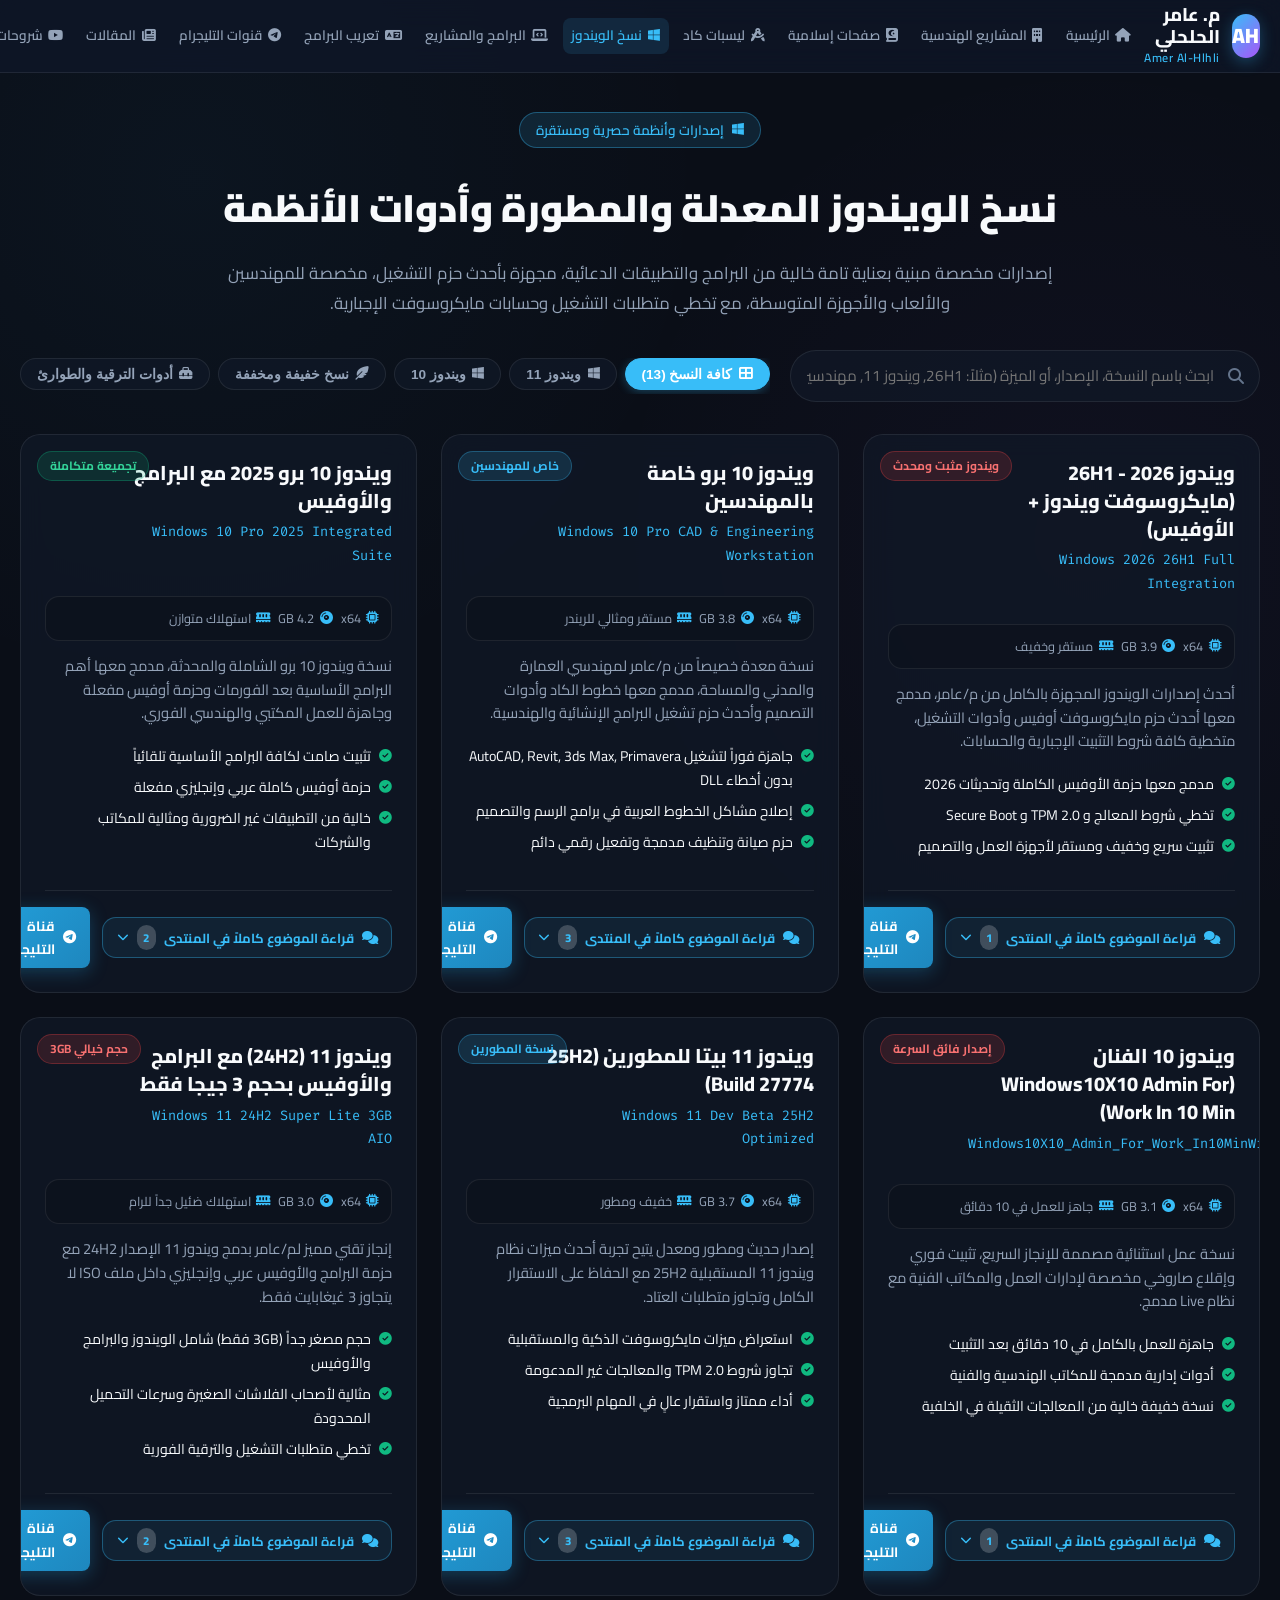
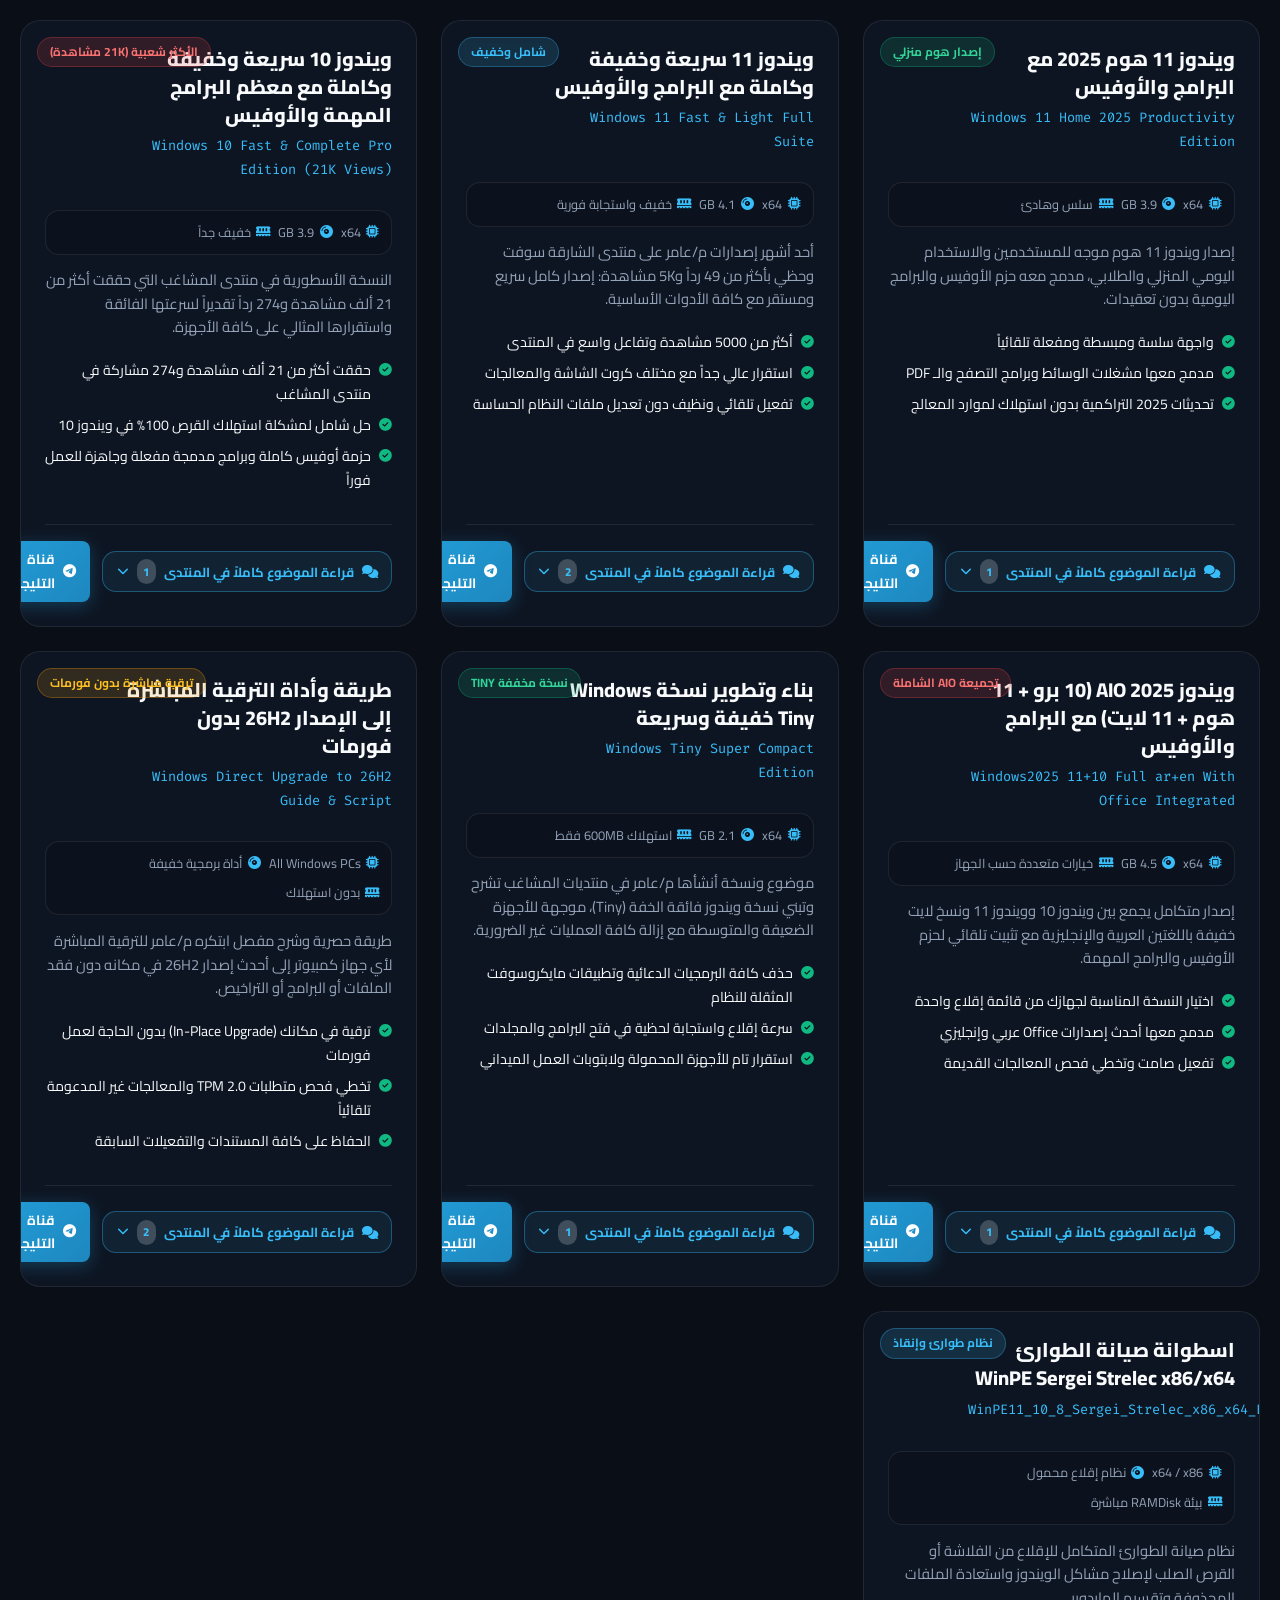
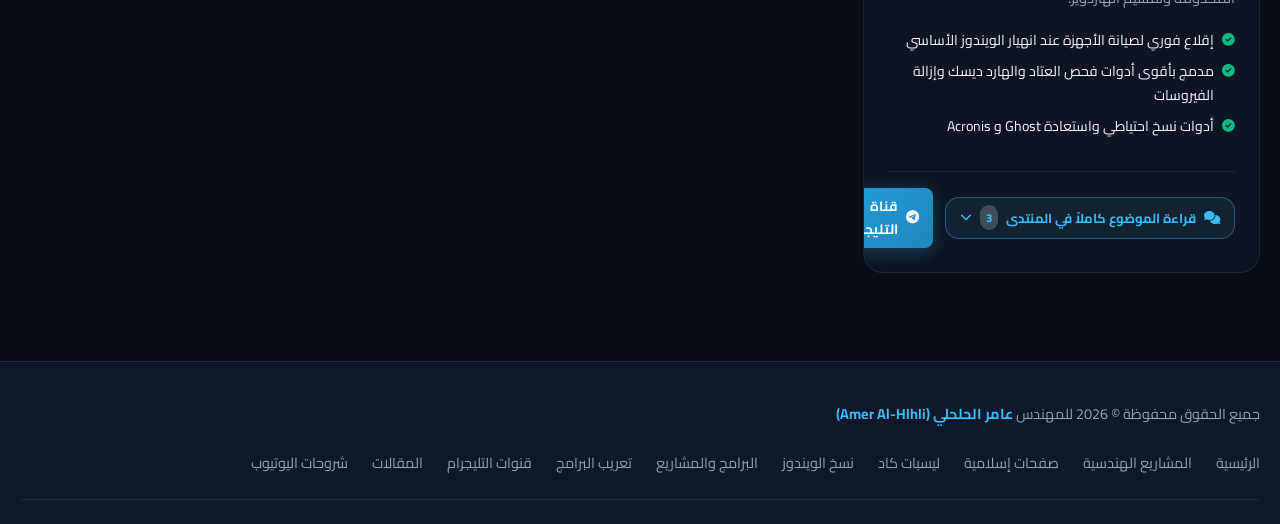
<file: windows.html>
<!DOCTYPE html>
<html lang="ar" dir="rtl" data-theme="dark">
<head>
  <meta charset="UTF-8">
  <meta name="viewport" content="width=device-width, initial-scale=1.0">
  <title>نسخ الويندوز المعدلة والمطورة | م. عامر الحلحلي</title>
  
  <meta name="description" content="نسخ ويندوز 11 و 10 المعدلة والمطورة بواسطة المهندس عامر الحلحلي - إصدارات خفيفة ومستقرة متعددة اللغات، نسخ خاصة للمهندسين، وأدوات الترقية والإصلاح عبر CMD.">
  <meta name="keywords" content="ويندوز معدل, ويندوز 11 26H2, عامر الحلحلي, ويندوز للمهندسين, AWO تفعيل ويندوز, الترقية المباشرة 26H2">
  <link rel="canonical" href="https://alhlhli.github.io/windows.html">

  <link rel="icon" href="data:image/svg+xml,<svg xmlns=%22http://www.w3.org/2000/svg%22 viewBox=%220 0 100 100%22><text y=%22.9em%22 font-size=%2290%22>🪟</text></svg>">
  <link rel="preconnect" href="https://fonts.googleapis.com">
  <link rel="preconnect" href="https://fonts.gstatic.com" crossorigin>
  <link rel="stylesheet" href="https://cdnjs.cloudflare.com/ajax/libs/font-awesome/6.5.2/css/all.min.css">
  <link rel="stylesheet" href="css/style.css">
</head>
<body>

  <!-- الهيدر الموحد -->
  <header class="site-header">
    <div class="container nav-container">
      <a href="index.html" class="logo-area">
        <div class="logo-badge">AH</div>
        <div class="logo-text">
          <span class="logo-title">م. عامر الحلحلي</span>
          <span class="logo-subtitle">Amer Al-Hlhli</span>
        </div>
      </a>

      <nav class="nav-links">
        <a href="index.html" class="nav-link"><i class="fas fa-home"></i> الرئيسية</a>
        <a href="engineering.html" class="nav-link"><i class="fas fa-building"></i> المشاريع الهندسية</a>
        <a href="islamic.html" class="nav-link"><i class="fas fa-quran"></i> صفحات إسلامية</a>
        <a href="lisps.html" class="nav-link"><i class="fas fa-drafting-compass"></i> ليسبات كاد</a>
        <a href="windows.html" class="nav-link active"><i class="fab fa-windows"></i> نسخ الويندوز</a>
        <a href="programs.html" class="nav-link"><i class="fas fa-laptop-code"></i> البرامج والمشاريع</a>
        <a href="localization.html" class="nav-link"><i class="fas fa-language"></i> تعريب البرامج</a>
        <a href="telegram.html" class="nav-link"><i class="fab fa-telegram-plane"></i> قنوات التليجرام</a>
        <a href="articles.html" class="nav-link"><i class="fas fa-newspaper"></i> المقالات</a>
        <a href="youtube.html" class="nav-link"><i class="fab fa-youtube"></i> شروحات اليوتيوب</a>
      </nav>

      <div class="nav-actions">
        <button id="themeToggleBtn" class="btn-icon" title="تبديل المظهر" aria-label="تبديل المظهر">
          <i class="fas fa-sun"></i>
        </button>
        <a href="https://www.youtube.com/@hlhli?sub_confirmation=1" target="_blank" rel="noopener" class="btn-icon" title="قناة اليوتيوب @hlhli" aria-label="يوتيوب">
          <i class="fab fa-youtube" style="color:#ff0000;"></i>
        </a>
        <a href="https://t.me/pro3mer" target="_blank" rel="noopener" class="btn btn-telegram btn-sm">
          <i class="fab fa-telegram-plane"></i> قناة pro3mer
        </a>
        <button id="mobileMenuToggle" class="btn-icon mobile-menu-toggle" aria-label="القائمة">
          <i class="fas fa-bars"></i>
        </button>
      </div>
    </div>
  </header>

  <!-- الترويسة الرئيسية -->
  <section class="section-wrapper" style="padding: 2.5rem 0 1.5rem;">
    <div class="container">
      <div style="text-align: center; max-width: 850px; margin: 0 auto 2rem;">
        <span class="hero-tag"><i class="fab fa-windows"></i> إصدارات وأنظمة حصرية ومستقرة</span>
        <h1 style="font-size: 2.4rem; font-weight: 900; margin: 0.5rem 0 1rem; color: var(--text-main);">
          نسخ الويندوز المعدلة والمطورة وأدوات الأنظمة
        </h1>
        <p style="color: var(--text-muted); font-size: 1.05rem; line-height: 1.8;">
          إصدارات مخصصة مبنية بعناية تامة خالية من البرامج والتطبيقات الدعائية، مجهزة بأحدث حزم التشغيل، مخصصة للمهندسين والألعاب والأجهزة المتوسطة، مع تخطي متطلبات التشغيل وحسابات مايكروسوفت الإجبارية.
        </p>
      </div>

      <!-- شريط البحث والفلترة -->
      <div class="toolbar-wrapper" style="margin-bottom: 2rem;">
        <div class="search-box">
          <i class="fas fa-search"></i>
          <input type="text" id="pageSearchInput" class="search-input" placeholder="ابحث باسم النسخة، الإصدار، أو الميزة (مثلاً: 26H1, ويندوز 11, مهندسين, Tiny, Strelec)..." autocomplete="off">
        </div>

        <div class="filter-pills">
          <button class="filter-btn active" data-filter="all"><i class="fas fa-th-large"></i> كافة النسخ (13)</button>
          <button class="filter-btn" data-filter="11"><i class="fab fa-windows"></i> ويندوز 11</button>
          <button class="filter-btn" data-filter="10"><i class="fab fa-windows"></i> ويندوز 10</button>
          <button class="filter-btn" data-filter="خفيف,ضعيف,tiny,خفيفة,مخفف"><i class="fas fa-feather-alt"></i> نسخ خفيفة ومخففة</button>
          <button class="filter-btn" data-filter="ترقية,طوارئ,pe,strelec"><i class="fas fa-toolbox"></i> أدوات الترقية والطوارئ</button>
        </div>
      </div>

      <!-- شبكة عرض نسخ الويندوز -->
      <div id="windowsFullGrid" class="cards-grid">
        <!-- يتم الحقن تلقائياً عبر app.js -->
      </div>
      <div class="no-results" style="display:none;"><i class="fas fa-search"></i><h3>لم يتم العثور على أي نسخة تطابق بحثك</h3></div>
    </div>
  </section>

  <!-- الفوتر -->
  <footer class="site-footer">
    <div class="container">
      <div class="footer-content">
        <div class="footer-copy">
          جميع الحقوق محفوظة &copy; 2026 للمهندس <strong>عامر الحلحلي (Amer Al-Hlhli)</strong>
        </div>
        <div class="footer-links">
          <a href="index.html">الرئيسية</a>
          <a href="engineering.html">المشاريع الهندسية</a>
          <a href="islamic.html">صفحات إسلامية</a>
          <a href="lisps.html">ليسبات كاد</a>
          <a href="windows.html">نسخ الويندوز</a>
          <a href="programs.html">البرامج والمشاريع</a>
          <a href="localization.html">تعريب البرامج</a>
          <a href="telegram.html">قنوات التليجرام</a>
          <a href="articles.html">المقالات</a>
          <a href="youtube.html">شروحات اليوتيوب</a>
        </div>
      </div>
    </div>
  </footer>

  <button id="backToTopBtn" class="back-to-top" title="العودة لأعلى" aria-label="أعلى"><i class="fas fa-arrow-up"></i></button>

  <script src="js/data.js"></script>
  <script src="js/app.js"></script>
</body>
</html>
</file>
<file: css/style.css>
/* ===================================================================
   تصميم الموقع الشخصي المتكامل - م. عامر الحلحلي (Amer Al-Hlhli)
   https://alhlhli.github.io/
   =================================================================== */

@import url('https://fonts.googleapis.com/css2?family=Cairo:wght@300;400;500;600;700;800;900&family=Fira+Code:wght@400;500;600&display=swap');

:root {
  /* ألوان الوضع الداكن الافتراضي (Dark Cyber-Clean Palette) */
  --bg-primary: #0a0e17;
  --bg-secondary: #0f172a;
  --bg-card: rgba(17, 24, 39, 0.75);
  --bg-card-hover: rgba(30, 41, 59, 0.85);
  --bg-glass: rgba(15, 23, 42, 0.7);
  --bg-badge: rgba(56, 189, 248, 0.12);
  
  --border-color: rgba(255, 255, 255, 0.08);
  --border-glow: rgba(56, 189, 248, 0.35);

  --text-main: #f8fafc;
  --text-muted: #94a3b8;
  --text-dim: #64748b;

  --accent-cyan: #38bdf8;
  --accent-blue: #0284c7;
  --accent-emerald: #10b981;
  --accent-purple: #a855f7;
  --accent-orange: #f59e0b;
  --accent-red: #ef4444;

  --telegram-color: #229ED9;
  --telegram-gradient: linear-gradient(135deg, #229ED9 0%, #1e87be 100%);
  --windows-color: #0078D4;
  --autocad-color: #e61919;

  --font-main: 'Cairo', -apple-system, BlinkMacSystemFont, "Segoe UI", Roboto, sans-serif;
  --font-code: 'Fira Code', 'Consolas', monospace;

  --radius-sm: 8px;
  --radius-md: 14px;
  --radius-lg: 20px;
  --radius-full: 9999px;

  --shadow-sm: 0 2px 8px rgba(0, 0, 0, 0.25);
  --shadow-md: 0 10px 25px -5px rgba(0, 0, 0, 0.4);
  --shadow-glow: 0 0 25px rgba(56, 189, 248, 0.2);

  --transition-fast: 0.2s ease;
  --transition-normal: 0.3s cubic-bezier(0.4, 0, 0.2, 1);
}

/* الوضع الفاتح */
[data-theme="light"] {
  --bg-primary: #f8fafc;
  --bg-secondary: #f1f5f9;
  --bg-card: #ffffff;
  --bg-card-hover: #ffffff;
  --bg-glass: rgba(255, 255, 255, 0.95);
  --bg-badge: rgba(2, 132, 199, 0.08);

  --border-color: #e2e8f0;
  --border-glow: rgba(2, 132, 199, 0.35);

  --text-main: #0f172a;
  --text-muted: #334155;
  --text-dim: #64748b;

  --accent-cyan: #0284c7;
  --accent-blue: #0369a1;
  --accent-emerald: #059669;
  --accent-purple: #7c3aed;
  --accent-orange: #d97706;
  --accent-red: #dc2626;

  --shadow-sm: 0 2px 8px rgba(0, 0, 0, 0.05);
  --shadow-md: 0 10px 25px -5px rgba(0, 0, 0, 0.07);
  --shadow-glow: 0 0 25px rgba(2, 132, 199, 0.12);
}

/* Reset & Basics */
*, *::before, *::after {
  box-sizing: border-box;
  margin: 0;
  padding: 0;
}

html {
  scroll-behavior: smooth;
  font-size: 16px;
  direction: rtl;
  overflow-x: hidden;
  max-width: 100%;
}

body {
  font-family: var(--font-main);
  background-color: var(--bg-primary);
  color: var(--text-main);
  line-height: 1.7;
  overflow-x: hidden;
  max-width: 100%;
  padding-top: 72px;
  transition: background-color var(--transition-normal), color var(--transition-normal);
  background-image: 
    radial-gradient(circle at 15% 20%, rgba(56, 189, 248, 0.04) 0%, transparent 40%),
    radial-gradient(circle at 85% 60%, rgba(168, 85, 247, 0.04) 0%, transparent 40%);
  background-attachment: fixed;
}

a {
  color: inherit;
  text-decoration: none;
}

ul {
  list-style: none;
}

img {
  max-width: 100%;
  height: auto;
  display: block;
}

/* Container */
.container {
  width: 100%;
  max-width: 1360px;
  margin: 0 auto;
  padding: 0 1.25rem;
}

/* ===================================================================
   1. الهيدر وشريط التنقل (Navbar)
   =================================================================== */
.site-header {
  position: fixed;
  top: 0;
  left: 0;
  right: 0;
  width: 100%;
  z-index: 1000;
  background: var(--bg-glass);
  backdrop-filter: blur(14px);
  -webkit-backdrop-filter: blur(14px);
  border-bottom: 1px solid var(--border-color);
  transition: all var(--transition-normal);
}

.site-header.scrolled {
  box-shadow: var(--shadow-md);
  border-bottom-color: var(--border-glow);
}

.nav-container {
  display: flex;
  align-items: center;
  justify-content: space-between;
  height: 72px;
}

.logo-area {
  display: flex;
  align-items: center;
  gap: 0.75rem;
}

.logo-badge {
  width: 44px;
  height: 44px;
  background: linear-gradient(135deg, var(--accent-cyan), var(--accent-purple));
  color: #fff;
  border-radius: var(--radius-md);
  display: flex;
  align-items: center;
  justify-content: center;
  font-weight: 900;
  font-size: 1.3rem;
  box-shadow: 0 4px 15px rgba(56, 189, 248, 0.3);
}

.logo-text {
  display: flex;
  flex-direction: column;
}

.logo-title {
  font-size: 1.15rem;
  font-weight: 800;
  color: var(--text-main);
  line-height: 1.2;
}

.logo-subtitle {
  font-size: 0.75rem;
  color: var(--accent-cyan);
  font-weight: 600;
  letter-spacing: 0.5px;
}

.nav-links {
  display: flex;
  align-items: center;
  gap: 0.35rem;
}

.nav-link {
  font-size: 0.85rem;
  font-weight: 600;
  color: var(--text-muted);
  padding: 0.4rem 0.55rem;
  border-radius: var(--radius-sm);
  transition: all var(--transition-fast);
  display: flex;
  align-items: center;
  gap: 0.35rem;
  white-space: nowrap;
}

.nav-link:hover,
.nav-link.active {
  color: var(--accent-cyan);
  background: var(--bg-badge);
}

.nav-actions {
  display: flex;
  align-items: center;
  gap: 0.75rem;
}

.btn-icon {
  width: 40px;
  height: 40px;
  border-radius: var(--radius-md);
  border: 1px solid var(--border-color);
  background: var(--bg-card);
  color: var(--text-main);
  display: flex;
  align-items: center;
  justify-content: center;
  cursor: pointer;
  transition: all var(--transition-fast);
  font-size: 1.1rem;
}

.btn-icon:hover {
  border-color: var(--accent-cyan);
  color: var(--accent-cyan);
  transform: translateY(-2px);
}

.mobile-menu-toggle {
  display: none;
}

/* ===================================================================
   2. قسم البطل (Hero Section)
   =================================================================== */
.hero-section {
  position: relative;
  padding: 4.5rem 0 3rem;
  overflow: hidden;
}

.hero-glow-circle {
  position: absolute;
  top: -150px;
  left: 50%;
  transform: translateX(-50%);
  width: 600px;
  height: 600px;
  background: radial-gradient(circle, rgba(56, 189, 248, 0.12) 0%, rgba(168, 85, 247, 0.05) 50%, transparent 70%);
  border-radius: 50%;
  filter: blur(50px);
  pointer-events: none;
  z-index: 0;
}

.hero-content {
  position: relative;
  z-index: 1;
  text-align: center;
  max-width: 900px;
  margin: 0 auto;
}

.hero-avatar-wrapper {
  position: relative;
  width: 130px;
  height: 130px;
  margin: 0 auto 1.75rem;
}

.hero-avatar {
  width: 100%;
  height: 100%;
  border-radius: 50%;
  background: linear-gradient(135deg, #1e293b, #0f172a);
  border: 3px solid var(--accent-cyan);
  display: flex;
  align-items: center;
  justify-content: center;
  box-shadow: 0 0 30px rgba(56, 189, 248, 0.3);
  position: relative;
  overflow: hidden;
}

.hero-avatar img {
  width: 100%;
  height: 100%;
  object-fit: cover;
  object-position: center center;
  border-radius: 50%;
  display: block;
}

.hero-avatar i {
  font-size: 3.5rem;
  color: var(--accent-cyan);
}

.hero-badge-online {
  position: absolute;
  bottom: 6px;
  left: 6px;
  width: 18px;
  height: 18px;
  background: var(--accent-emerald);
  border: 3px solid var(--bg-primary);
  border-radius: 50%;
  box-shadow: 0 0 10px var(--accent-emerald);
}

.hero-tag {
  display: inline-flex;
  align-items: center;
  gap: 0.5rem;
  background: var(--bg-badge);
  border: 1px solid var(--border-glow);
  color: var(--accent-cyan);
  padding: 0.35rem 1rem;
  border-radius: var(--radius-full);
  font-size: 0.85rem;
  font-weight: 600;
  margin-bottom: 1.25rem;
}

.hero-title {
  font-size: 2.8rem;
  font-weight: 900;
  line-height: 1.25;
  margin-bottom: 1rem;
  background: linear-gradient(135deg, #ffffff 20%, var(--accent-cyan) 80%);
  -webkit-background-clip: text;
  -webkit-text-fill-color: transparent;
}

[data-theme="light"] .hero-title {
  background: linear-gradient(135deg, #0f172a 20%, var(--accent-blue) 80%);
  -webkit-background-clip: text;
  -webkit-text-fill-color: transparent;
}

.hero-subtitle {
  font-size: 1.25rem;
  color: var(--accent-cyan);
  font-weight: 700;
  margin-bottom: 1.25rem;
}

.hero-description {
  font-size: 1.05rem;
  color: var(--text-muted);
  max-width: 780px;
  margin: 0 auto 2rem;
  line-height: 1.8;
}

.hero-cta-group {
  display: flex;
  align-items: center;
  justify-content: center;
  gap: 1rem;
  flex-wrap: wrap;
  margin-bottom: 3rem;
}

.btn {
  display: inline-flex;
  align-items: center;
  justify-content: center;
  gap: 0.5rem;
  padding: 0.75rem 1.6rem;
  border-radius: var(--radius-md);
  font-weight: 700;
  font-size: 0.95rem;
  cursor: pointer;
  transition: all var(--transition-normal);
  border: none;
}

.btn-primary {
  background: linear-gradient(135deg, var(--accent-cyan), var(--accent-blue));
  color: #fff;
  box-shadow: 0 4px 20px rgba(56, 189, 248, 0.3);
}

.btn-primary:hover {
  transform: translateY(-2px);
  box-shadow: 0 6px 25px rgba(56, 189, 248, 0.45);
}

.btn-telegram {
  background: var(--telegram-gradient);
  color: #fff;
  box-shadow: 0 4px 18px rgba(34, 158, 217, 0.3);
}

.btn-telegram:hover {
  transform: translateY(-2px);
  box-shadow: 0 6px 22px rgba(34, 158, 217, 0.45);
}

.btn-youtube {
  background: linear-gradient(135deg, #e50914, #b20710);
  color: #fff;
  box-shadow: 0 4px 18px rgba(229, 9, 20, 0.35);
}

.btn-youtube:hover {
  transform: translateY(-2px);
  box-shadow: 0 6px 22px rgba(229, 9, 20, 0.55);
  color: #fff;
}

.btn-outline {
  background: var(--bg-card);
  border: 1px solid var(--border-color);
  color: var(--text-main);
}

.btn-outline:hover {
  border-color: var(--accent-cyan);
  color: var(--accent-cyan);
  transform: translateY(-2px);
}

.btn-sm {
  padding: 0.45rem 0.9rem;
  font-size: 0.85rem;
  border-radius: var(--radius-sm);
}

/* عداد الإحصائيات (Stats Bar) */
.hero-stats-grid {
  display: grid;
  grid-template-columns: repeat(auto-fit, minmax(190px, 1fr));
  gap: 1rem;
  margin-top: 1.5rem;
}

.stat-card {
  background: var(--bg-card);
  border: 1px solid var(--border-color);
  backdrop-filter: blur(10px);
  border-radius: var(--radius-md);
  padding: 1.25rem 1rem;
  display: flex;
  align-items: center;
  gap: 1rem;
  text-align: right;
  transition: all var(--transition-normal);
}

.stat-card:hover {
  border-color: var(--border-glow);
  transform: translateY(-3px);
  box-shadow: var(--shadow-sm);
}

.stat-icon {
  width: 48px;
  height: 48px;
  border-radius: var(--radius-md);
  background: var(--bg-badge);
  color: var(--accent-cyan);
  display: flex;
  align-items: center;
  justify-content: center;
  font-size: 1.4rem;
  flex-shrink: 0;
}

.stat-number {
  font-size: 1.6rem;
  font-weight: 800;
  color: var(--text-main);
  line-height: 1.1;
}

.stat-label {
  font-size: 0.82rem;
  color: var(--text-muted);
  font-weight: 600;
}

/* ===================================================================
   3. شريط البحث والفلترة الذكي (Filter & Search Toolbar)
   =================================================================== */
.toolbar-section {
  position: sticky;
  top: 72px;
  z-index: 900;
  background: var(--bg-glass);
  backdrop-filter: blur(14px);
  border-bottom: 1px solid var(--border-color);
  padding: 1rem 0;
  margin-bottom: 2.5rem;
}

.toolbar-wrapper {
  display: flex;
  align-items: center;
  justify-content: space-between;
  gap: 1.25rem;
  flex-wrap: wrap;
}

.search-box {
  position: relative;
  flex: 1;
  min-width: 260px;
}

.search-box i {
  position: absolute;
  right: 1rem;
  top: 50%;
  transform: translateY(-50%);
  color: var(--text-dim);
  font-size: 1rem;
  pointer-events: none;
}

.search-input {
  width: 100%;
  padding: 0.65rem 2.8rem 0.65rem 1rem;
  background: var(--bg-card);
  border: 1px solid var(--border-color);
  border-radius: var(--radius-full);
  color: var(--text-main);
  font-family: var(--font-main);
  font-size: 0.95rem;
  transition: all var(--transition-fast);
}

.search-input:focus {
  outline: none;
  border-color: var(--accent-cyan);
  box-shadow: 0 0 15px rgba(56, 189, 248, 0.25);
}

.filter-pills {
  display: flex;
  align-items: center;
  gap: 0.5rem;
  overflow-x: auto;
  padding-bottom: 4px;
}

.filter-btn {
  background: var(--bg-card);
  border: 1px solid var(--border-color);
  color: var(--text-muted);
  padding: 0.45rem 1rem;
  border-radius: var(--radius-full);
  font-size: 0.85rem;
  font-weight: 700;
  cursor: pointer;
  white-space: nowrap;
  display: inline-flex;
  align-items: center;
  gap: 0.4rem;
  transition: all var(--transition-fast);
}

.filter-btn:hover,
.filter-btn.active {
  background: var(--accent-cyan);
  border-color: var(--accent-cyan);
  color: #fff;
  box-shadow: 0 2px 10px rgba(56, 189, 248, 0.3);
}

/* ===================================================================
   4. عناوين الأقسام المشتركة (Section Headers)
   =================================================================== */
.section-wrapper {
  padding: 3rem 0;
}

.section-header {
  display: flex;
  align-items: center;
  justify-content: space-between;
  margin-bottom: 2rem;
  flex-wrap: wrap;
  gap: 1rem;
}

.section-title-group {
  display: flex;
  align-items: center;
  gap: 0.75rem;
}

.section-icon-box {
  width: 44px;
  height: 44px;
  border-radius: var(--radius-md);
  background: var(--bg-badge);
  border: 1px solid var(--border-glow);
  color: var(--accent-cyan);
  display: flex;
  align-items: center;
  justify-content: center;
  font-size: 1.3rem;
}

.section-title {
  font-size: 1.7rem;
  font-weight: 800;
  color: var(--text-main);
  line-height: 1.2;
}

.section-desc {
  font-size: 0.95rem;
  color: var(--text-muted);
  margin-top: 0.25rem;
}

/* ===================================================================
   5. كروت نسخ الويندوز المعدلة (Windows Section)
   =================================================================== */
.cards-grid {
  display: grid;
  grid-template-columns: repeat(auto-fill, minmax(360px, 1fr));
  gap: 1.5rem;
}

.custom-card {
  background: var(--bg-card);
  border: 1px solid var(--border-color);
  backdrop-filter: blur(12px);
  border-radius: var(--radius-lg);
  padding: 1.5rem;
  display: flex;
  flex-direction: column;
  justify-content: space-between;
  transition: all var(--transition-normal);
  position: relative;
  overflow: hidden;
}

.custom-card:hover {
  transform: translateY(-4px);
  border-color: var(--border-glow);
  box-shadow: var(--shadow-glow);
}

.card-badge {
  position: absolute;
  top: 1rem;
  left: 1rem;
  padding: 0.25rem 0.75rem;
  border-radius: var(--radius-full);
  font-size: 0.75rem;
  font-weight: 700;
  text-transform: uppercase;
}

.badge-hot {
  background: rgba(239, 68, 68, 0.15);
  color: #f87171;
  border: 1px solid rgba(239, 68, 68, 0.3);
}

.badge-success {
  background: rgba(16, 185, 129, 0.15);
  color: #34d399;
  border: 1px solid rgba(16, 185, 129, 0.3);
}

.badge-primary {
  background: rgba(56, 189, 248, 0.15);
  color: #38bdf8;
  border: 1px solid rgba(56, 189, 248, 0.3);
}

.badge-warning {
  background: rgba(245, 158, 11, 0.15);
  color: #fbbf24;
  border: 1px solid rgba(245, 158, 11, 0.3);
}

.card-header-area {
  margin-bottom: 1rem;
  padding-left: 5rem; /* مساحة للبادج على اليسار */
}

.card-title {
  font-size: 1.25rem;
  font-weight: 800;
  color: var(--text-main);
  line-height: 1.4;
  margin-bottom: 0.35rem;
}

.card-subtitle {
  font-size: 0.85rem;
  color: var(--accent-cyan);
  font-family: var(--font-code);
  direction: ltr;
  text-align: right;
  display: block;
}

.card-specs-row {
  display: flex;
  flex-wrap: wrap;
  gap: 0.5rem;
  margin: 0.85rem 0;
  padding: 0.65rem 0.75rem;
  background: rgba(0, 0, 0, 0.15);
  border-radius: var(--radius-md);
  border: 1px solid var(--border-color);
}

.spec-pill {
  font-size: 0.8rem;
  color: var(--text-muted);
  display: inline-flex;
  align-items: center;
  gap: 0.35rem;
}

.spec-pill i {
  color: var(--accent-cyan);
}

.card-description {
  font-size: 0.92rem;
  color: var(--text-muted);
  margin-bottom: 1.25rem;
  line-height: 1.6;
}

.features-list {
  margin-bottom: 1.5rem;
}

.features-list li {
  font-size: 0.88rem;
  color: var(--text-main);
  margin-bottom: 0.45rem;
  display: flex;
  align-items: flex-start;
  gap: 0.5rem;
}

.features-list li i {
  color: var(--accent-emerald);
  margin-top: 0.3rem;
  font-size: 0.8rem;
}

.card-footer-actions {
  display: flex;
  align-items: center;
  gap: 0.75rem;
  margin-top: auto;
  padding-top: 1rem;
  border-top: 1px solid var(--border-color);
}

/* ===================================================================
   6. كروت البرامج المعربة (Arabic Localized Softwares)
   =================================================================== */
.loc-badge {
  background: rgba(16, 185, 129, 0.15);
  color: #34d399;
  border: 1px solid rgba(16, 185, 129, 0.3);
  padding: 0.2rem 0.65rem;
  border-radius: var(--radius-full);
  font-size: 0.75rem;
  font-weight: 700;
  display: inline-flex;
  align-items: center;
  gap: 0.3rem;
}

.category-tag {
  font-size: 0.8rem;
  color: var(--accent-purple);
  font-weight: 700;
  margin-bottom: 0.25rem;
  display: block;
}

/* ===================================================================
   7. كروت ليسبات الأوتوكاد (AutoCAD LISP Routines)
   =================================================================== */
.lisp-command-badge {
  font-family: var(--font-code);
  background: rgba(230, 25, 25, 0.12);
  color: #ff6b6b;
  border: 1px solid rgba(230, 25, 25, 0.3);
  padding: 0.3rem 0.75rem;
  border-radius: var(--radius-sm);
  font-size: 0.95rem;
  font-weight: 700;
  display: inline-flex;
  align-items: center;
  gap: 0.4rem;
  direction: ltr;
}

.code-box-preview {
  position: relative;
  background: #090d16;
  border: 1px solid var(--border-color);
  border-radius: var(--radius-md);
  padding: 1rem;
  margin: 1rem 0;
  font-family: var(--font-code);
  font-size: 0.82rem;
  direction: ltr;
  text-align: left;
  max-height: 140px;
  overflow: hidden;
}

.code-box-preview pre {
  margin: 0;
  color: #38bdf8;
  white-space: pre-wrap;
  word-break: break-all;
}

.code-box-preview::after {
  content: "";
  position: absolute;
  bottom: 0;
  left: 0;
  right: 0;
  height: 45px;
  background: linear-gradient(transparent, #090d16);
  pointer-events: none;
}

.copy-code-btn {
  position: absolute;
  top: 0.5rem;
  right: 0.5rem;
  background: rgba(30, 41, 59, 0.85);
  border: 1px solid var(--border-color);
  color: var(--text-main);
  padding: 0.3rem 0.65rem;
  border-radius: var(--radius-sm);
  font-size: 0.75rem;
  font-family: var(--font-main);
  cursor: pointer;
  z-index: 2;
  transition: all var(--transition-fast);
  display: flex;
  align-items: center;
  gap: 0.35rem;
}

.copy-code-btn:hover {
  background: var(--accent-cyan);
  color: #fff;
  border-color: var(--accent-cyan);
}

.usage-note {
  font-size: 0.82rem;
  color: var(--text-dim);
  background: rgba(255, 255, 255, 0.02);
  padding: 0.5rem 0.75rem;
  border-radius: var(--radius-sm);
  border-right: 3px solid var(--accent-orange);
  margin-bottom: 1rem;
}

/* ===================================================================
   8. كروت قنوات التليجرام (Telegram Channels Hub)
   =================================================================== */
.telegram-grid {
  display: grid;
  grid-template-columns: repeat(auto-fill, minmax(320px, 1fr));
  gap: 1.5rem;
}

.telegram-card {
  background: var(--bg-card);
  border: 1px solid rgba(34, 158, 217, 0.2);
  border-radius: var(--radius-lg);
  padding: 1.5rem;
  display: flex;
  flex-direction: column;
  justify-content: space-between;
  transition: all var(--transition-normal);
  position: relative;
  overflow: hidden;
}

.telegram-card::before {
  content: "";
  position: absolute;
  top: 0;
  right: 0;
  left: 0;
  height: 4px;
  background: var(--telegram-gradient);
}

.telegram-card:hover {
  transform: translateY(-4px);
  border-color: var(--telegram-color);
  box-shadow: 0 10px 25px rgba(34, 158, 217, 0.25);
}

.tg-header {
  display: flex;
  align-items: center;
  gap: 1rem;
  margin-bottom: 1rem;
}

.tg-avatar {
  width: 52px;
  height: 52px;
  border-radius: 50%;
  background: var(--telegram-gradient);
  color: #fff;
  display: flex;
  align-items: center;
  justify-content: center;
  font-size: 1.5rem;
  flex-shrink: 0;
  box-shadow: 0 4px 15px rgba(34, 158, 217, 0.35);
}

.tg-info h4 {
  font-size: 1.15rem;
  font-weight: 800;
  color: var(--text-main);
  line-height: 1.3;
}

.tg-username {
  font-size: 0.85rem;
  color: var(--telegram-color);
  font-family: var(--font-code);
  font-weight: 600;
  direction: ltr;
  text-align: right;
  display: inline-block;
}

.tg-members-badge {
  display: inline-flex;
  align-items: center;
  gap: 0.35rem;
  background: rgba(34, 158, 217, 0.1);
  color: var(--telegram-color);
  padding: 0.25rem 0.65rem;
  border-radius: var(--radius-full);
  font-size: 0.8rem;
  font-weight: 700;
  margin-bottom: 0.85rem;
}

.tg-tags {
  display: flex;
  flex-wrap: wrap;
  gap: 0.4rem;
  margin-top: 0.75rem;
}

.tg-tag {
  font-size: 0.75rem;
  color: var(--text-dim);
  background: rgba(255, 255, 255, 0.04);
  padding: 0.2rem 0.5rem;
  border-radius: var(--radius-sm);
}

/* ===================================================================
   9. كروت المقالات والشروحات (Articles Section)
   =================================================================== */
.article-card {
  background: var(--bg-card);
  border: 1px solid var(--border-color);
  border-radius: var(--radius-lg);
  padding: 1.5rem;
  display: flex;
  flex-direction: column;
  justify-content: space-between;
  transition: all var(--transition-normal);
}

.article-card:hover {
  transform: translateY(-4px);
  border-color: var(--accent-purple);
  box-shadow: 0 10px 25px rgba(168, 85, 247, 0.2);
}

.article-meta {
  display: flex;
  align-items: center;
  gap: 0.85rem;
  font-size: 0.8rem;
  color: var(--text-dim);
  margin-bottom: 0.75rem;
}

.article-meta span {
  display: inline-flex;
  align-items: center;
  gap: 0.3rem;
}

.article-title {
  font-size: 1.2rem;
  font-weight: 800;
  line-height: 1.45;
  color: var(--text-main);
  margin-bottom: 0.75rem;
}

.article-summary {
  font-size: 0.9rem;
  color: var(--text-muted);
  line-height: 1.6;
  margin-bottom: 1.25rem;
}

/* ===================================================================
   10. قسم المهارات والخبرات (Skills Section)
   =================================================================== */
.skills-grid {
  display: grid;
  grid-template-columns: repeat(auto-fill, minmax(280px, 1fr));
  gap: 1.25rem;
}

.skill-card {
  background: var(--bg-card);
  border: 1px solid var(--border-color);
  border-radius: var(--radius-md);
  padding: 1.25rem;
  display: flex;
  align-items: flex-start;
  gap: 1rem;
  transition: all var(--transition-normal);
}

.skill-card:hover {
  border-color: var(--accent-cyan);
  transform: translateY(-2px);
}

.skill-icon {
  width: 44px;
  height: 44px;
  border-radius: var(--radius-md);
  background: var(--bg-badge);
  color: var(--accent-cyan);
  display: flex;
  align-items: center;
  justify-content: center;
  font-size: 1.3rem;
  flex-shrink: 0;
}

.skill-name {
  font-size: 1.05rem;
  font-weight: 700;
  color: var(--text-main);
  margin-bottom: 0.2rem;
}

.skill-desc {
  font-size: 0.82rem;
  color: var(--text-muted);
  line-height: 1.4;
}

/* ===================================================================
   11. قسم التواصل السريع (Contact & Social)
   =================================================================== */
.contact-box {
  background: linear-gradient(135deg, rgba(15, 23, 42, 0.95), rgba(30, 41, 59, 0.85));
  border: 1px solid var(--border-color);
  border-radius: var(--radius-lg);
  padding: 3rem 2rem;
  text-align: center;
  position: relative;
  overflow: hidden;
  box-shadow: var(--shadow-md);
  color: var(--text-main);
}

.contact-box::before {
  content: "";
  position: absolute;
  top: 0;
  left: 0;
  right: 0;
  height: 3px;
  background: linear-gradient(90deg, var(--accent-cyan), var(--telegram-color), var(--accent-purple));
}

.contact-title {
  font-size: 2rem;
  font-weight: 800;
  margin-bottom: 0.75rem;
  color: var(--text-main);
}

.contact-desc {
  font-size: 1.05rem;
  color: var(--text-muted);
  max-width: 650px;
  margin: 0 auto 2rem;
}

.social-links-grid {
  display: flex;
  align-items: center;
  justify-content: center;
  gap: 1rem;
  flex-wrap: wrap;
}

.social-pill {
  display: inline-flex;
  align-items: center;
  gap: 0.6rem;
  padding: 0.75rem 1.4rem;
  background: var(--bg-card);
  border: 1px solid var(--border-color);
  border-radius: var(--radius-full);
  font-weight: 700;
  font-size: 0.95rem;
  color: var(--text-main);
  transition: all var(--transition-fast);
}

.social-pill:hover {
  transform: translateY(-3px);
}

.social-pill.sp-tg:hover {
  background: var(--telegram-color);
  color: #fff;
  border-color: var(--telegram-color);
  box-shadow: 0 4px 15px rgba(34, 158, 217, 0.4);
}

.social-pill.sp-gh:hover {
  background: #24292e;
  color: #fff;
  border-color: #444;
}

.social-pill.sp-wa:hover {
  background: #25D366;
  color: #fff;
  border-color: #25D366;
  box-shadow: 0 4px 15px rgba(37, 211, 102, 0.4);
}

.social-pill.sp-em:hover {
  background: var(--accent-cyan);
  color: #fff;
  border-color: var(--accent-cyan);
  box-shadow: 0 4px 15px rgba(56, 189, 248, 0.4);
}

.social-pill.sp-yt:hover {
  background: #ff0000;
  color: #fff;
  border-color: #ff0000;
  box-shadow: 0 4px 15px rgba(255, 0, 0, 0.4);
}

/* ===================================================================
   12. الفوتر (Footer)
   =================================================================== */
.site-footer {
  border-top: 1px solid var(--border-color);
  background: var(--bg-secondary);
  padding: 2.5rem 0 1.5rem;
  margin-top: 4rem;
}

.footer-content {
  display: flex;
  align-items: center;
  justify-content: space-between;
  flex-wrap: wrap;
  gap: 1.5rem;
  padding-bottom: 1.5rem;
  border-bottom: 1px solid var(--border-color);
}

.footer-copy {
  font-size: 0.9rem;
  color: var(--text-muted);
}

.footer-copy strong {
  color: var(--accent-cyan);
}

.footer-links {
  display: flex;
  gap: 1.5rem;
  font-size: 0.9rem;
  color: var(--text-muted);
}

.footer-links a:hover {
  color: var(--accent-cyan);
}

.footer-bottom {
  text-align: center;
  padding-top: 1.25rem;
  font-size: 0.8rem;
  color: var(--text-dim);
}

/* ===================================================================
   13. النافذة المنبثقة التفاعلية (Interactive Modal)
   =================================================================== */
.modal-overlay {
  position: fixed;
  top: 0;
  left: 0;
  right: 0;
  bottom: 0;
  background: rgba(0, 0, 0, 0.75);
  backdrop-filter: blur(8px);
  z-index: 2000;
  display: flex;
  align-items: center;
  justify-content: center;
  padding: 1.5rem;
  opacity: 0;
  pointer-events: none;
  transition: opacity var(--transition-normal);
}

.modal-overlay.active {
  opacity: 1;
  pointer-events: auto;
}

.modal-container {
  background: var(--bg-secondary);
  border: 1px solid var(--border-color);
  box-shadow: 0 20px 50px rgba(0, 0, 0, 0.6);
  border-radius: var(--radius-lg);
  max-width: 720px;
  width: 100%;
  max-height: 88vh;
  display: flex;
  flex-direction: column;
  transform: translateY(20px) scale(0.95);
  transition: transform var(--transition-normal);
  overflow: hidden;
}

.modal-overlay.active .modal-container {
  transform: translateY(0) scale(1);
}

.modal-header {
  display: flex;
  align-items: center;
  justify-content: space-between;
  padding: 1.25rem 1.5rem;
  border-bottom: 1px solid var(--border-color);
  background: var(--bg-card);
}

.modal-title {
  font-size: 1.3rem;
  font-weight: 800;
  color: var(--text-main);
  display: flex;
  align-items: center;
  gap: 0.5rem;
}

.modal-close-btn {
  background: none;
  border: none;
  color: var(--text-muted);
  font-size: 1.3rem;
  cursor: pointer;
  transition: color var(--transition-fast);
}

.modal-close-btn:hover {
  color: var(--accent-red);
}

.modal-body {
  padding: 1.5rem;
  overflow-y: auto;
  line-height: 1.8;
  color: var(--text-main);
}

.modal-body h4 {
  font-size: 1.15rem;
  color: var(--accent-cyan);
  margin: 1.25rem 0 0.5rem;
}

.modal-body code {
  background: rgba(0, 0, 0, 0.3);
  padding: 0.2rem 0.4rem;
  border-radius: 4px;
  font-family: var(--font-code);
  font-size: 0.9em;
  color: var(--accent-cyan);
}

.modal-body pre {
  background: #090d16;
  padding: 1rem;
  border-radius: var(--radius-md);
  border: 1px solid var(--border-color);
  font-family: var(--font-code);
  font-size: 0.85rem;
  direction: ltr;
  text-align: left;
  overflow-x: auto;
  margin: 1rem 0;
  color: #38bdf8;
}

.modal-footer {
  padding: 1rem 1.5rem;
  border-top: 1px solid var(--border-color);
  background: var(--bg-card);
  display: flex;
  justify-content: flex-end;
  gap: 0.75rem;
}

/* ===================================================================
   14. إشعارات التوست السريعة (Toast Notification)
   =================================================================== */
.toast-box {
  position: fixed;
  bottom: 2rem;
  left: 2rem;
  background: #0f172a;
  border: 1px solid var(--accent-cyan);
  color: #fff;
  padding: 0.85rem 1.4rem;
  border-radius: var(--radius-md);
  box-shadow: 0 10px 30px rgba(0, 0, 0, 0.5);
  font-weight: 700;
  display: flex;
  align-items: center;
  gap: 0.6rem;
  z-index: 3000;
  transform: translateY(100px);
  opacity: 0;
  transition: all var(--transition-normal);
  pointer-events: none;
}

.toast-box.show {
  transform: translateY(0);
  opacity: 1;
}

.toast-box i {
  color: var(--accent-emerald);
  font-size: 1.2rem;
}

/* زر العودة للأعلى (Back to Top) */
.back-to-top {
  position: fixed;
  bottom: 2rem;
  right: 2rem;
  width: 44px;
  height: 44px;
  background: var(--bg-card);
  border: 1px solid var(--border-color);
  color: var(--text-main);
  border-radius: 50%;
  display: flex;
  align-items: center;
  justify-content: center;
  cursor: pointer;
  z-index: 999;
  opacity: 0;
  pointer-events: none;
  transition: all var(--transition-normal);
  box-shadow: var(--shadow-sm);
}

.back-to-top.show {
  opacity: 1;
  pointer-events: auto;
}

.back-to-top:hover {
  background: var(--accent-cyan);
  color: #fff;
  border-color: var(--accent-cyan);
  transform: translateY(-3px);
}

/* حالة عدم وجود نتائج (Empty State) */
.no-results {
  text-align: center;
  padding: 4rem 1rem;
  color: var(--text-dim);
  display: none;
  grid-column: 1 / -1;
}

.no-results i {
  font-size: 3rem;
  margin-bottom: 1rem;
  color: var(--text-dim);
}

.no-results h3 {
  font-size: 1.3rem;
  color: var(--text-main);
  margin-bottom: 0.5rem;
}

/* ===================================================================
   14.5. قواعد مخصصة ومتكاملة للوضع الفاتح (Light Mode Perfection)
   =================================================================== */
[data-theme="light"] body {
  background-color: #f8fafc;
  background-image: 
    radial-gradient(circle at 15% 20%, rgba(2, 132, 199, 0.04) 0%, transparent 40%),
    radial-gradient(circle at 85% 60%, rgba(124, 58, 237, 0.04) 0%, transparent 40%);
}

/* صناديق التنبيه وصناديق التواصل (حل مشكلة الصندوق الداكن في الوضع الفاتح) */
[data-theme="light"] .contact-box {
  background: linear-gradient(135deg, #ffffff 0%, #f8fafc 100%) !important;
  border: 1px solid #e2e8f0 !important;
  box-shadow: 0 10px 30px rgba(0, 0, 0, 0.05) !important;
  color: #0f172a !important;
}

[data-theme="light"] .contact-title {
  color: #0f172a !important;
}

[data-theme="light"] .contact-desc {
  color: #475569 !important;
}

[data-theme="light"] .contact-box p {
  color: #334155 !important;
}

[data-theme="light"] .contact-box h3,
[data-theme="light"] .contact-box h4 {
  color: #0284c7 !important;
}

[data-theme="light"] .contact-box .features-list li {
  color: #1e293b !important;
}

[data-theme="light"] .contact-box .features-list li i {
  color: #059669 !important;
}

[data-theme="light"] .contact-box code {
  background: #f1f5f9 !important;
  color: #0369a1 !important;
  border: 1px solid #e2e8f0 !important;
}

/* أزرار التواصل الدائرية في الوضع الفاتح */
[data-theme="light"] .social-pill {
  background: #ffffff !important;
  border: 1px solid #cbd5e1 !important;
  color: #0f172a !important;
  box-shadow: 0 2px 6px rgba(0, 0, 0, 0.04) !important;
}

[data-theme="light"] .social-pill:hover {
  background: #0284c7 !important;
  color: #ffffff !important;
  border-color: #0284c7 !important;
  box-shadow: 0 4px 15px rgba(2, 132, 199, 0.3) !important;
}

[data-theme="light"] .social-pill.sp-wa:hover {
  background: #16a34a !important;
  border-color: #16a34a !important;
  color: #ffffff !important;
  box-shadow: 0 4px 15px rgba(22, 163, 74, 0.3) !important;
}

[data-theme="light"] .social-pill.sp-yt:hover {
  background: #dc2626 !important;
  border-color: #dc2626 !important;
  color: #ffffff !important;
  box-shadow: 0 4px 15px rgba(220, 38, 38, 0.3) !important;
}

[data-theme="light"] .social-pill.sp-tg:hover {
  background: #0284c7 !important;
  border-color: #0284c7 !important;
  color: #ffffff !important;
  box-shadow: 0 4px 15px rgba(2, 132, 199, 0.3) !important;
}

[data-theme="light"] .social-pill.sp-em:hover {
  background: #0369a1 !important;
  border-color: #0369a1 !important;
  color: #ffffff !important;
  box-shadow: 0 4px 15px rgba(3, 105, 161, 0.3) !important;
}

/* بطاقات الكروت والمشاريع */
[data-theme="light"] .custom-card,
[data-theme="light"] .item-card,
[data-theme="light"] .telegram-card,
[data-theme="light"] .article-card,
[data-theme="light"] .stat-card {
  background: #ffffff !important;
  border: 1px solid #e2e8f0 !important;
  box-shadow: 0 4px 20px rgba(0, 0, 0, 0.04) !important;
}

[data-theme="light"] .custom-card:hover,
[data-theme="light"] .item-card:hover,
[data-theme="light"] .telegram-card:hover,
[data-theme="light"] .article-card:hover,
[data-theme="light"] .stat-card:hover {
  border-color: #0284c7 !important;
  box-shadow: 0 10px 30px rgba(2, 132, 199, 0.12) !important;
}

[data-theme="light"] .card-specs-row {
  background: #f8fafc !important;
  border: 1px solid #e2e8f0 !important;
}

[data-theme="light"] .spec-pill {
  color: #475569 !important;
}

[data-theme="light"] .spec-pill i {
  color: #0284c7 !important;
}

[data-theme="light"] .card-description {
  color: #475569 !important;
}

[data-theme="light"] .card-subtitle {
  color: #0284c7 !important;
}

[data-theme="light"] .features-list li {
  color: #1e293b !important;
}

/* شريط البحث والفلاتر في الوضع الفاتح */
[data-theme="light"] .search-input {
  background: #ffffff !important;
  border: 1px solid #cbd5e1 !important;
  color: #0f172a !important;
}

[data-theme="light"] .search-input:focus {
  border-color: #0284c7 !important;
  box-shadow: 0 0 12px rgba(2, 132, 199, 0.2) !important;
}

[data-theme="light"] .search-box i {
  color: #94a3b8 !important;
}

[data-theme="light"] .filter-btn {
  background: #ffffff !important;
  border: 1px solid #cbd5e1 !important;
  color: #475569 !important;
  box-shadow: 0 1px 3px rgba(0, 0, 0, 0.03) !important;
}

[data-theme="light"] .filter-btn:hover,
[data-theme="light"] .filter-btn.active {
  background: #0284c7 !important;
  border-color: #0284c7 !important;
  color: #ffffff !important;
  box-shadow: 0 3px 12px rgba(2, 132, 199, 0.25) !important;
}

/* ملاحظات التشغيل وأوامر الليسبات */
[data-theme="light"] .usage-note {
  background: #f8fafc !important;
  border: 1px solid #e2e8f0 !important;
  border-right: 4px solid #d97706 !important;
  color: #334155 !important;
}

[data-theme="light"] .lisp-command-badge {
  background: #fee2e2 !important;
  color: #b91c1c !important;
  border: 1px solid #fecaca !important;
}

[data-theme="light"] .category-tag {
  color: #7c3aed !important;
}

/* بادجات التصنيف */
[data-theme="light"] .badge-primary {
  background: #e0f2fe !important;
  color: #0284c7 !important;
  border: 1px solid #bae6fd !important;
}

[data-theme="light"] .badge-success {
  background: #dcfce7 !important;
  color: #15803d !important;
  border: 1px solid #bbf7d0 !important;
}

[data-theme="light"] .badge-warning {
  background: #fef3c7 !important;
  color: #b45309 !important;
  border: 1px solid #fde68a !important;
}

[data-theme="light"] .badge-hot {
  background: #fee2e2 !important;
  color: #b91c1c !important;
  border: 1px solid #fecaca !important;
}

/* النوافذ المنبثقة (Modals) */
[data-theme="light"] .modal-container {
  background: #ffffff !important;
  border: 1px solid #e2e8f0 !important;
  box-shadow: 0 25px 60px rgba(0, 0, 0, 0.15) !important;
}

[data-theme="light"] .modal-header,
[data-theme="light"] .modal-footer {
  background: #f8fafc !important;
  border-color: #e2e8f0 !important;
}

[data-theme="light"] .modal-title {
  color: #0f172a !important;
}

[data-theme="light"] .modal-body {
  color: #1e293b !important;
}

[data-theme="light"] .modal-body code {
  background: #f1f5f9 !important;
  color: #0369a1 !important;
  border: 1px solid #e2e8f0 !important;
}

[data-theme="light"] .modal-body pre {
  background: #f8fafc !important;
  color: #0f172a !important;
  border: 1px solid #e2e8f0 !important;
}

/* النافبار والهيدر */
[data-theme="light"] .site-header {
  background: rgba(255, 255, 255, 0.95) !important;
  border-bottom: 1px solid #e2e8f0 !important;
}

[data-theme="light"] .nav-link {
  color: #334155 !important;
}

[data-theme="light"] .nav-link:hover,
[data-theme="light"] .nav-link.active {
  color: #0284c7 !important;
  background: #f0f9ff !important;
}

[data-theme="light"] .hero-tag {
  background: #f0f9ff !important;
  border-color: #bae6fd !important;
  color: #0284c7 !important;
}

[data-theme="light"] .hero-subtitle {
  color: #0284c7 !important;
}

[data-theme="light"] .hero-description {
  color: #334155 !important;
}

[data-theme="light"] .hero-avatar {
  background: #ffffff !important;
  border-color: #0284c7 !important;
  box-shadow: 0 0 25px rgba(2, 132, 199, 0.25) !important;
}

[data-theme="light"] .stat-icon {
  background: #f0f9ff !important;
  color: #0284c7 !important;
}

[data-theme="light"] .stat-number {
  color: #0f172a !important;
}

[data-theme="light"] .stat-label {
  color: #475569 !important;
}

[data-theme="light"] .btn-outline {
  background: #ffffff !important;
  border: 1px solid #cbd5e1 !important;
  color: #0f172a !important;
}

[data-theme="light"] .btn-outline:hover {
  border-color: #0284c7 !important;
  color: #0284c7 !important;
  background: #f0f9ff !important;
}

[data-theme="light"] .btn-icon {
  background: #ffffff !important;
  border: 1px solid #cbd5e1 !important;
  color: #0f172a !important;
}

[data-theme="light"] .btn-icon:hover {
  border-color: #0284c7 !important;
  color: #0284c7 !important;
}

[data-theme="light"] .site-footer {
  background: #f8fafc !important;
  border-top: 1px solid #e2e8f0 !important;
}

[data-theme="light"] .footer-links a {
  color: #475569 !important;
}

[data-theme="light"] .footer-links a:hover {
  color: #0284c7 !important;
}

[data-theme="light"] .footer-bottom {
  color: #64748b !important;
  border-top-color: #e2e8f0 !important;
}

[data-theme="light"] .back-to-top {
  background: #ffffff !important;
  border: 1px solid #cbd5e1 !important;
  color: #0f172a !important;
  box-shadow: 0 4px 15px rgba(0, 0, 0, 0.08) !important;
}

[data-theme="light"] .back-to-top:hover {
  background: #0284c7 !important;
  border-color: #0284c7 !important;
  color: #ffffff !important;
}

[data-theme="light"] .article-rich-text {
  color: #1e293b !important;
}

[data-theme="light"] .article-rich-text h3 {
  color: #0284c7 !important;
}

/* ===================================================================
   شارات نوع البرامج (أنشأتها أو عدلتها vs شروحات ومواضيع)
   =================================================================== */
.program-type-badge {
  display: inline-flex;
  align-items: center;
  gap: 0.35rem;
  padding: 0.25rem 0.75rem;
  border-radius: var(--radius-full);
  font-size: 0.78rem;
  font-weight: 700;
  letter-spacing: 0.2px;
}

.program-type-badge.type-created {
  background: rgba(6, 182, 212, 0.15);
  color: #38bdf8;
  border: 1px solid rgba(56, 189, 248, 0.35);
}

.program-type-badge.type-tutorial {
  background: rgba(16, 185, 129, 0.15);
  color: #34d399;
  border: 1px solid rgba(52, 211, 153, 0.35);
}

[data-theme="light"] .program-type-badge.type-created {
  background: #e0f2fe;
  color: #0369a1;
  border-color: #bae6fd;
}

[data-theme="light"] .program-type-badge.type-tutorial {
  background: #dcfce7;
  color: #15803d;
  border-color: #bbf7d0;
}

/* ===================================================================
   14.2 معاينة الصور وبانرات الإثباتات والتعريب (Card Images & Proofs)
   =================================================================== */
.card-image-box {
  position: relative;
  width: 100%;
  height: 180px;
  margin: 0.75rem 0 1rem;
  border-radius: var(--radius-md);
  overflow: hidden;
  background: rgba(15, 23, 42, 0.6);
  cursor: pointer;
  border: 1px solid var(--border-color);
  transition: all var(--transition-fast);
}

.card-image-box:hover {
  border-color: var(--accent-cyan);
  transform: translateY(-2px);
  box-shadow: 0 8px 24px rgba(56, 189, 248, 0.25);
}

.card-preview-thumb {
  width: 100%;
  height: 100%;
  object-fit: cover;
  object-position: center top;
  display: block;
  transition: transform var(--transition-normal);
}

.card-image-box:hover .card-preview-thumb {
  transform: scale(1.05);
}

.image-zoom-overlay {
  position: absolute;
  bottom: 0;
  left: 0;
  right: 0;
  background: linear-gradient(to top, rgba(15, 23, 42, 0.95), rgba(15, 23, 42, 0.3) 70%, transparent);
  color: #fff;
  font-size: 0.8rem;
  font-weight: 700;
  padding: 0.6rem 0.85rem;
  display: flex;
  align-items: center;
  justify-content: center;
  gap: 0.45rem;
  opacity: 0.88;
  transition: all var(--transition-fast);
}

.card-image-box:hover .image-zoom-overlay {
  opacity: 1;
  color: var(--accent-cyan);
  background: linear-gradient(to top, rgba(15, 23, 42, 0.98), rgba(15, 23, 42, 0.6) 80%, transparent);
}

.official-credit-box {
  display: flex;
  align-items: center;
  gap: 0.6rem;
  background: rgba(16, 185, 129, 0.1);
  border: 1px solid rgba(16, 185, 129, 0.35);
  color: var(--accent-emerald);
  padding: 0.55rem 0.85rem;
  border-radius: var(--radius-sm);
  font-size: 0.83rem;
  font-weight: 700;
  margin-bottom: 0.85rem;
  line-height: 1.45;
}

.official-credit-box i {
  font-size: 1.05rem;
  flex-shrink: 0;
}

.btn-proof {
  background: linear-gradient(135deg, #059669, #10b981);
  color: #ffffff !important;
  border: 1px solid rgba(16, 185, 129, 0.5);
  font-weight: 700;
  box-shadow: 0 2px 8px rgba(16, 185, 129, 0.3);
  transition: all var(--transition-fast);
}

.btn-proof:hover {
  background: linear-gradient(135deg, #047857, #059669);
  transform: translateY(-2px);
  box-shadow: 0 4px 14px rgba(16, 185, 129, 0.45);
  color: #ffffff !important;
}

/* Light Mode Overrides */
[data-theme="light"] .card-image-box {
  background: #f1f5f9;
  border-color: #cbd5e1;
}

[data-theme="light"] .card-image-box:hover {
  border-color: #0284c7;
  box-shadow: 0 8px 24px rgba(2, 132, 199, 0.2);
}

[data-theme="light"] .image-zoom-overlay {
  background: linear-gradient(to top, rgba(15, 23, 42, 0.85), transparent);
  color: #ffffff;
}

[data-theme="light"] .official-credit-box {
  background: rgba(16, 185, 129, 0.12);
  color: #047857;
  border-color: rgba(16, 185, 129, 0.45);
}

/* ===================================================================
   15. التجاوب مع مختلف الشاشات (Responsive)
   =================================================================== */
@media (max-width: 992px) {
  .hero-title {
    font-size: 2.3rem;
  }
  .cards-grid {
    grid-template-columns: repeat(auto-fill, minmax(320px, 1fr));
  }
}

@media (max-width: 1250px) {
  .nav-links {
    display: none;
    position: absolute;
    top: 72px;
    right: 0;
    left: 0;
    background: var(--bg-secondary);
    border-bottom: 1px solid var(--border-color);
    padding: 1.25rem;
    flex-direction: column;
    align-items: stretch;
    box-shadow: var(--shadow-md);
    max-height: calc(100vh - 80px);
    overflow-y: auto;
  }

  .nav-links.mobile-open {
    display: flex;
  }

  .mobile-menu-toggle {
    display: flex;
  }
}

@media (max-width: 768px) {

  .hero-title {
    font-size: 1.9rem;
  }

  .hero-subtitle {
    font-size: 1.05rem;
  }

  .cards-grid {
    grid-template-columns: 1fr;
  }

  .toolbar-wrapper {
    flex-direction: column;
    align-items: stretch;
  }

  .filter-pills {
    width: 100%;
    justify-content: flex-start;
  }

  .footer-content {
    flex-direction: column;
    text-align: center;
  }

  .footer-links {
    justify-content: center;
  }

  .hide-mobile {
    display: none !important;
  }
}

/* ===================================================================
   قائمة المنتديات المنسدلة الذكية (Multi-Forum Dropdown Menu)
   =================================================================== */
.custom-card:has(.forum-dropdown-wrapper.open),
.article-card:has(.forum-dropdown-wrapper.open) {
  overflow: visible !important;
  z-index: 50 !important;
}

.forum-dropdown-wrapper {
  position: relative;
  display: inline-block;
  vertical-align: middle;
}

.btn-forum-dropdown {
  display: inline-flex;
  align-items: center;
  gap: 0.5rem;
  background: rgba(56, 189, 248, 0.08);
  border: 1px solid rgba(56, 189, 248, 0.35);
  color: var(--accent-cyan);
  padding: 0.45rem 0.85rem;
  font-size: 0.82rem;
  font-weight: 700;
  border-radius: var(--radius-md);
  cursor: pointer;
  transition: all var(--transition-fast);
  white-space: nowrap;
  font-family: inherit;
  outline: none;
}

.btn-forum-dropdown:hover,
.forum-dropdown-wrapper.open .btn-forum-dropdown {
  background: var(--accent-cyan);
  color: #fff;
  border-color: var(--accent-cyan);
  box-shadow: 0 4px 12px rgba(56, 189, 248, 0.35);
}

.btn-forum-dropdown .drop-arrow {
  font-size: 0.72rem;
  transition: transform var(--transition-fast);
}

.forum-dropdown-wrapper.open .btn-forum-dropdown .drop-arrow {
  transform: rotate(180deg);
}

.forum-count-badge {
  background: rgba(255, 255, 255, 0.2);
  color: inherit;
  font-size: 0.72rem;
  padding: 0.1rem 0.4rem;
  border-radius: var(--radius-full);
  font-weight: 800;
  min-width: 18px;
  text-align: center;
}

.forum-dropdown-wrapper.open .forum-count-badge {
  background: rgba(0, 0, 0, 0.25);
  color: #fff;
}

.forum-dropdown-menu {
  position: absolute;
  bottom: calc(100% + 8px);
  right: 0;
  min-width: 250px;
  background: var(--bg-card);
  border: 1px solid var(--border-glow);
  box-shadow: 0 10px 25px rgba(0, 0, 0, 0.4), 0 0 20px rgba(56, 189, 248, 0.2);
  border-radius: var(--radius-md);
  backdrop-filter: blur(16px);
  padding: 0.5rem;
  z-index: 1050;
  display: none;
  flex-direction: column;
  gap: 0.35rem;
  animation: dropdownFadeIn 0.2s cubic-bezier(0.16, 1, 0.3, 1);
}

.modal-footer .forum-dropdown-menu {
  bottom: calc(100% + 8px);
}

@keyframes dropdownFadeIn {
  from {
    opacity: 0;
    transform: translateY(6px);
  }
  to {
    opacity: 1;
    transform: translateY(0);
  }
}

.forum-dropdown-wrapper.open .forum-dropdown-menu {
  display: flex;
}

.forum-dropdown-header {
  font-size: 0.75rem;
  font-weight: 700;
  color: var(--text-dim);
  padding: 0.35rem 0.6rem;
  border-bottom: 1px solid var(--border-color);
  margin-bottom: 0.25rem;
  display: flex;
  align-items: center;
  gap: 0.35rem;
}

.forum-dropdown-item {
  display: flex;
  align-items: center;
  justify-content: space-between;
  padding: 0.55rem 0.75rem;
  border-radius: var(--radius-sm);
  color: var(--text-main);
  text-decoration: none;
  font-size: 0.85rem;
  font-weight: 600;
  transition: all var(--transition-fast);
  background: transparent;
  border: 1px solid transparent;
}

.forum-dropdown-item .forum-item-title {
  display: flex;
  align-items: center;
  gap: 0.5rem;
}

.forum-dropdown-item .forum-item-ext {
  font-size: 0.72rem;
  opacity: 0.6;
  transition: transform var(--transition-fast);
}

.forum-dropdown-item:hover {
  background: var(--bg-hover);
  border-color: var(--border-color);
  transform: translateX(-3px);
}

.forum-dropdown-item:hover .forum-item-ext {
  opacity: 1;
  transform: scale(1.15);
}

/* ألوان خاصة بكل منتدى */
.forum-item-sharjah .forum-item-title i {
  color: #38bdf8;
}

.forum-item-absba .forum-item-title i {
  color: #a855f7;
}

.forum-item-zyzoom .forum-item-title i {
  color: #10b981;
}

/* دعم الثيم الفاتح (Light Theme) */
[data-theme="light"] .btn-forum-dropdown {
  background: rgba(2, 132, 199, 0.08);
  border-color: rgba(2, 132, 199, 0.3);
  color: #0284c7;
}

[data-theme="light"] .btn-forum-dropdown:hover,
[data-theme="light"] .forum-dropdown-wrapper.open .btn-forum-dropdown {
  background: #0284c7;
  color: #fff;
  border-color: #0284c7;
}

[data-theme="light"] .forum-dropdown-menu {
  background: rgba(255, 255, 255, 0.98);
  box-shadow: 0 10px 25px rgba(0, 0, 0, 0.15), 0 0 15px rgba(2, 132, 199, 0.12);
  border-color: rgba(226, 232, 240, 0.9);
}

[data-theme="light"] .forum-dropdown-item:hover {
  background: #f1f5f9;
}

@media (max-width: 768px) {
  .forum-dropdown-menu {
    min-width: 210px;
    right: 0;
    left: auto;
  }
}

/* ===================================================================
   16. قسم وتصميم شروحات اليوتيوب (YouTube Channel & Videos Showcase)
   =================================================================== */
.badge-youtube {
  background: rgba(239, 68, 68, 0.15) !important;
  color: #ef4444 !important;
  border: 1px solid rgba(239, 68, 68, 0.3) !important;
}

[data-theme="light"] .badge-youtube {
  background: #fee2e2 !important;
  color: #dc2626 !important;
  border-color: #fca5a5 !important;
}

/* هيرو وبانر قناة اليوتيوب */
.yt-channel-hero {
  position: relative;
  background: linear-gradient(135deg, rgba(239, 68, 68, 0.08) 0%, rgba(15, 23, 42, 0.8) 100%);
  border: 1px solid rgba(239, 68, 68, 0.3);
  border-radius: var(--radius-lg);
  padding: 2.5rem 2rem;
  overflow: hidden;
  box-shadow: 0 10px 30px rgba(0, 0, 0, 0.3);
  margin-bottom: 2rem;
}

[data-theme="light"] .yt-channel-hero {
  background: linear-gradient(135deg, #fff1f2 0%, #ffffff 100%);
  border-color: rgba(239, 68, 68, 0.25);
  box-shadow: 0 10px 25px rgba(220, 38, 38, 0.06);
}

.yt-hero-content {
  position: relative;
  z-index: 2;
  max-width: 900px;
  margin: 0 auto;
  text-align: center;
}

.yt-channel-badge {
  display: inline-flex;
  align-items: center;
  gap: 0.5rem;
  padding: 0.4rem 1.1rem;
  background: rgba(239, 68, 68, 0.15);
  color: #ef4444;
  border: 1px solid rgba(239, 68, 68, 0.35);
  border-radius: var(--radius-full);
  font-weight: 700;
  font-size: 0.9rem;
  margin-bottom: 1rem;
}

[data-theme="light"] .yt-channel-badge {
  background: #fee2e2;
  color: #dc2626;
  border-color: #fca5a5;
}

.yt-hero-title {
  font-size: 2.2rem;
  font-weight: 900;
  color: var(--text-main);
  line-height: 1.35;
  margin-bottom: 1rem;
}

.yt-hero-desc {
  font-size: 1.05rem;
  color: var(--text-muted);
  line-height: 1.8;
  margin-bottom: 2rem;
  max-width: 780px;
  margin-left: auto;
  margin-right: auto;
}

.yt-stats-row {
  display: flex;
  justify-content: center;
  align-items: center;
  gap: 1.5rem;
  flex-wrap: wrap;
}

.yt-stat-item {
  display: flex;
  flex-direction: column;
  align-items: center;
  gap: 0.25rem;
  background: var(--bg-card);
  padding: 0.75rem 1.5rem;
  border-radius: var(--radius-md);
  border: 1px solid var(--border-color);
  min-width: 140px;
}

[data-theme="light"] .yt-stat-item {
  background: #ffffff;
  border-color: #e2e8f0;
  box-shadow: var(--shadow-sm);
}

.yt-stat-num {
  font-size: 1.6rem;
  font-weight: 900;
  color: #ef4444;
  font-family: var(--font-code);
}

.yt-stat-label {
  font-size: 0.85rem;
  color: var(--text-muted);
  font-weight: 600;
}

/* بطاقات الفيديو وقوائم التشغيل */
.yt-playlist-card,
.yt-video-card {
  display: flex;
  flex-direction: column;
  height: 100%;
  position: relative;
  transition: transform var(--transition-normal), box-shadow var(--transition-normal);
}

.yt-playlist-card:hover,
.yt-video-card:hover {
  transform: translateY(-4px);
  box-shadow: 0 12px 30px rgba(0, 0, 0, 0.4), 0 0 20px rgba(239, 68, 68, 0.15);
}

.yt-thumb-wrapper {
  position: relative;
  width: 100%;
  aspect-ratio: 16 / 9;
  border-radius: var(--radius-md);
  overflow: hidden;
  background: #000;
  margin-top: 0.75rem;
  cursor: pointer;
}

.yt-thumb-img {
  width: 100%;
  height: 100%;
  object-fit: cover;
  transition: transform 0.4s ease;
  display: block;
}

.yt-thumb-wrapper:hover .yt-thumb-img {
  transform: scale(1.06);
}

.yt-playlist-count-badge {
  position: absolute;
  top: 0.75rem;
  left: 0.75rem;
  background: rgba(15, 23, 42, 0.85);
  color: #ffffff;
  font-size: 0.8rem;
  font-weight: 700;
  padding: 0.3rem 0.65rem;
  border-radius: var(--radius-sm);
  display: inline-flex;
  align-items: center;
  gap: 0.35rem;
  backdrop-filter: blur(4px);
  border: 1px solid rgba(255, 255, 255, 0.2);
}

.yt-duration-badge {
  position: absolute;
  bottom: 0.75rem;
  left: 0.75rem;
  background: rgba(0, 0, 0, 0.85);
  color: #ffffff;
  font-size: 0.8rem;
  font-weight: 700;
  padding: 0.2rem 0.6rem;
  border-radius: var(--radius-sm);
  direction: ltr;
  font-family: var(--font-code);
  backdrop-filter: blur(4px);
  border: 1px solid rgba(255, 255, 255, 0.15);
}

.yt-play-overlay {
  position: absolute;
  inset: 0;
  background: rgba(0, 0, 0, 0.4);
  display: flex;
  flex-direction: column;
  align-items: center;
  justify-content: center;
  gap: 0.5rem;
  opacity: 0;
  transition: opacity var(--transition-fast);
  color: #ffffff;
  font-weight: 700;
  font-size: 0.9rem;
}

.yt-thumb-wrapper:hover .yt-play-overlay {
  opacity: 1;
}

.yt-play-btn-circle {
  width: 48px;
  height: 48px;
  border-radius: 50%;
  background: #ff0000;
  color: #fff;
  display: flex;
  align-items: center;
  justify-content: center;
  font-size: 1.2rem;
  box-shadow: 0 0 20px rgba(255, 0, 0, 0.6);
  transform: scale(0.9);
  transition: transform var(--transition-fast);
}

.yt-thumb-wrapper:hover .yt-play-btn-circle {
  transform: scale(1.1);
}

.yt-meta-info {
  display: flex;
  align-items: center;
  gap: 0.5rem;
  font-size: 0.82rem;
  color: var(--text-dim);
}

/* صندوق المشغل المنبثق للفيديو */
.yt-modal-embed-wrapper {
  position: relative;
  width: 100%;
  aspect-ratio: 16 / 9;
  border-radius: var(--radius-md);
  overflow: hidden;
  background: #000;
  box-shadow: 0 10px 30px rgba(0, 0, 0, 0.6);
}

.yt-modal-embed-wrapper iframe {
  position: absolute;
  top: 0;
  left: 0;
  width: 100%;
  height: 100%;
  border: none;
}

/* ===================================================================
   17. معاينة ليسبات الأوتوكاد بطريقة Lee Mac وأزرار التحميل
   =================================================================== */
.lisp-card {
  display: flex;
  flex-direction: column;
  justify-content: space-between;
}

.lisp-cad-preview-box {
  height: 185px !important;
  background: #14181f !important;
  border: 1px solid #283241 !important;
  border-radius: var(--radius-md);
  margin-bottom: 0.85rem;
  overflow: hidden;
  position: relative;
  box-shadow: inset 0 0 15px rgba(0, 0, 0, 0.5), 0 4px 14px rgba(0, 0, 0, 0.3);
}

.lisp-cad-preview-box .card-preview-thumb {
  width: 100%;
  height: 100%;
  object-fit: cover;
  object-position: center;
  background: #14181f;
  transition: transform var(--transition-normal);
}

.lisp-cad-preview-box:hover .card-preview-thumb {
  transform: scale(1.04);
}

.lisp-cad-preview-box .image-zoom-overlay {
  background: linear-gradient(to top, rgba(15, 23, 42, 0.95), rgba(15, 23, 42, 0.4) 60%, transparent);
  font-family: var(--font-code);
  font-size: 0.85rem;
  direction: ltr;
}

.btn-download-lisp {
  background: linear-gradient(135deg, #0284c7, #0369a1);
  color: #ffffff !important;
  font-weight: 700;
  border: none;
}

.btn-download-lisp:hover {
  background: linear-gradient(135deg, #0ea5e9, #0284c7);
  box-shadow: 0 4px 15px rgba(14, 165, 233, 0.45);
  transform: translateY(-2px);
}

.lisp-command-badge {
  transition: all var(--transition-fast);
  user-select: none;
}

.lisp-command-badge:hover {
  background: rgba(56, 189, 248, 0.2);
  border-color: var(--accent-cyan);
  color: #ffffff;
  transform: scale(1.03);
}

.guide-step-card {
  transition: transform var(--transition-fast), border-color var(--transition-fast);
}

.guide-step-card:hover {
  transform: translateY(-2px);
  border-color: var(--accent-cyan) !important;
  background: rgba(255, 255, 255, 0.04) !important;
}

[data-theme="light"] .lisp-cad-preview-box {
  background: #14181f !important;
  border-color: #334155 !important;
}

[data-theme="light"] .guide-step-card {
  background: #f8fafc !important;
  border-color: #e2e8f0 !important;
}

[data-theme="light"] .guide-step-card:hover {
  background: #f1f5f9 !important;
  border-color: #0284c7 !important;
}

/* ===================================================================
   18. قائمة تليجرام المنسدلة لليسبات (طلب شرح، ميزة إضافية، إبلاغ عن مشكلة)
   =================================================================== */
.lisp-tg-dropdown-wrapper {
  position: relative;
  display: inline-block;
}

.btn-lisp-tg {
  display: inline-flex;
  align-items: center;
  gap: 0.4rem;
  background: #229ed9;
  color: #ffffff !important;
  border: none;
  font-weight: 700;
  transition: all var(--transition-fast);
}

.btn-lisp-tg:hover {
  background: #1b8ec5;
  box-shadow: 0 4px 14px rgba(34, 158, 217, 0.45);
  transform: translateY(-2px);
}

.lisp-tg-dropdown-menu {
  position: absolute;
  bottom: calc(100% + 8px);
  left: 0;
  min-width: 235px;
  background: var(--bg-card);
  border: 1px solid var(--border-color);
  border-radius: var(--radius-md);
  box-shadow: 0 12px 30px rgba(0, 0, 0, 0.45);
  padding: 0.5rem;
  z-index: 100;
  opacity: 0;
  visibility: hidden;
  transform: translateY(8px);
  transition: all var(--transition-fast);
  display: flex;
  flex-direction: column;
  gap: 0.35rem;
}

.lisp-tg-dropdown-wrapper.open .lisp-tg-dropdown-menu {
  opacity: 1;
  visibility: visible;
  transform: translateY(0);
}

.lisp-tg-dropdown-header {
  font-size: 0.78rem;
  font-weight: 800;
  color: var(--text-dim);
  padding: 0.35rem 0.6rem;
  border-bottom: 1px solid var(--border-color);
  margin-bottom: 0.25rem;
  display: flex;
  align-items: center;
  gap: 0.4rem;
}

.lisp-tg-dropdown-item {
  display: flex;
  align-items: center;
  justify-content: space-between;
  padding: 0.55rem 0.75rem;
  border-radius: var(--radius-sm);
  font-size: 0.85rem;
  font-weight: 700;
  color: var(--text-main);
  text-decoration: none;
  background: rgba(255, 255, 255, 0.03);
  border: 1px solid transparent;
  transition: all var(--transition-fast);
}

.lisp-tg-dropdown-item:hover {
  background: rgba(34, 158, 217, 0.15);
  border-color: #229ed9;
  color: #38bdf8;
  transform: translateX(-3px);
}

.lisp-tg-item-title {
  display: flex;
  align-items: center;
  gap: 0.55rem;
}

.lisp-tg-ext {
  font-size: 0.72rem;
  opacity: 0.6;
}

[data-theme="light"] .lisp-tg-dropdown-menu {
  background: #ffffff;
  border-color: #cbd5e1;
  box-shadow: 0 10px 25px rgba(0, 0, 0, 0.15);
}

[data-theme="light"] .lisp-tg-dropdown-item {
  background: #f8fafc;
  color: #1e293b;
}

[data-theme="light"] .lisp-tg-dropdown-item:hover {
  background: #e0f2fe;
  color: #0284c7;
  border-color: #38bdf8;
}
</file>
